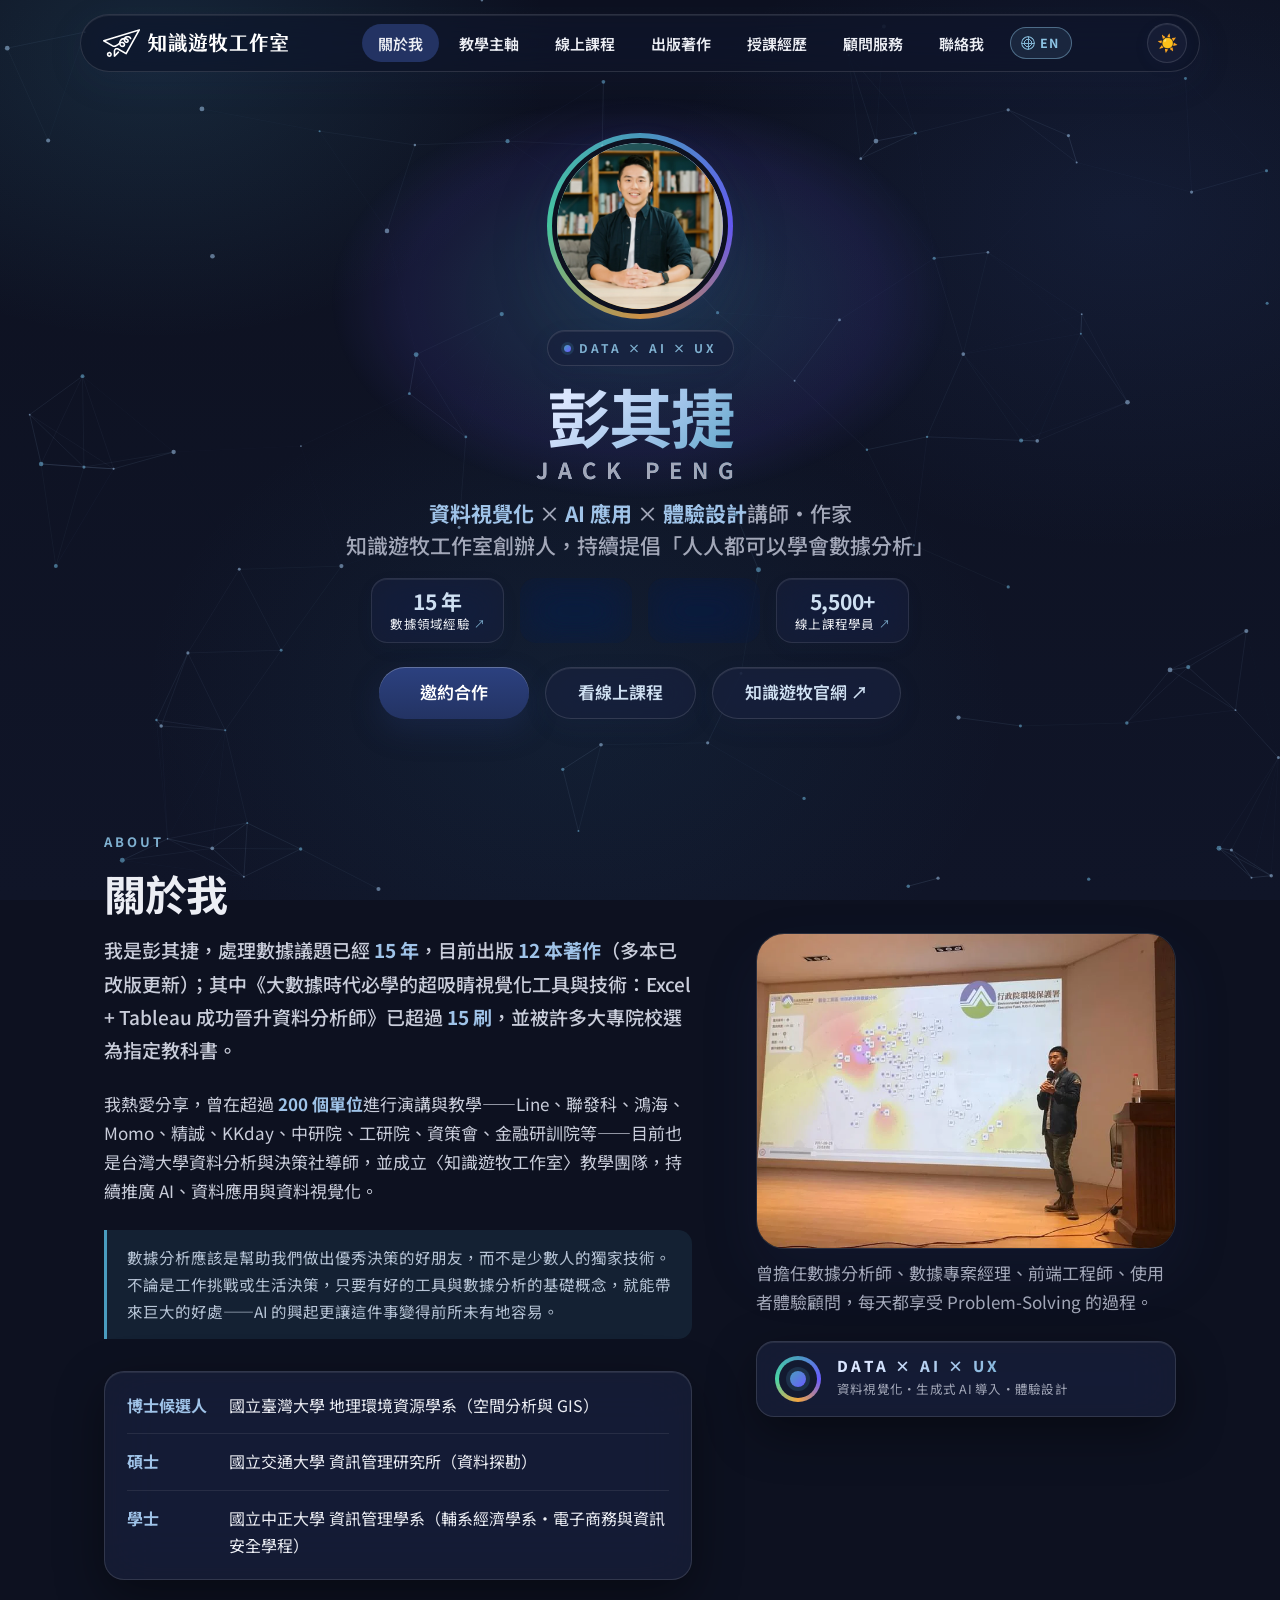
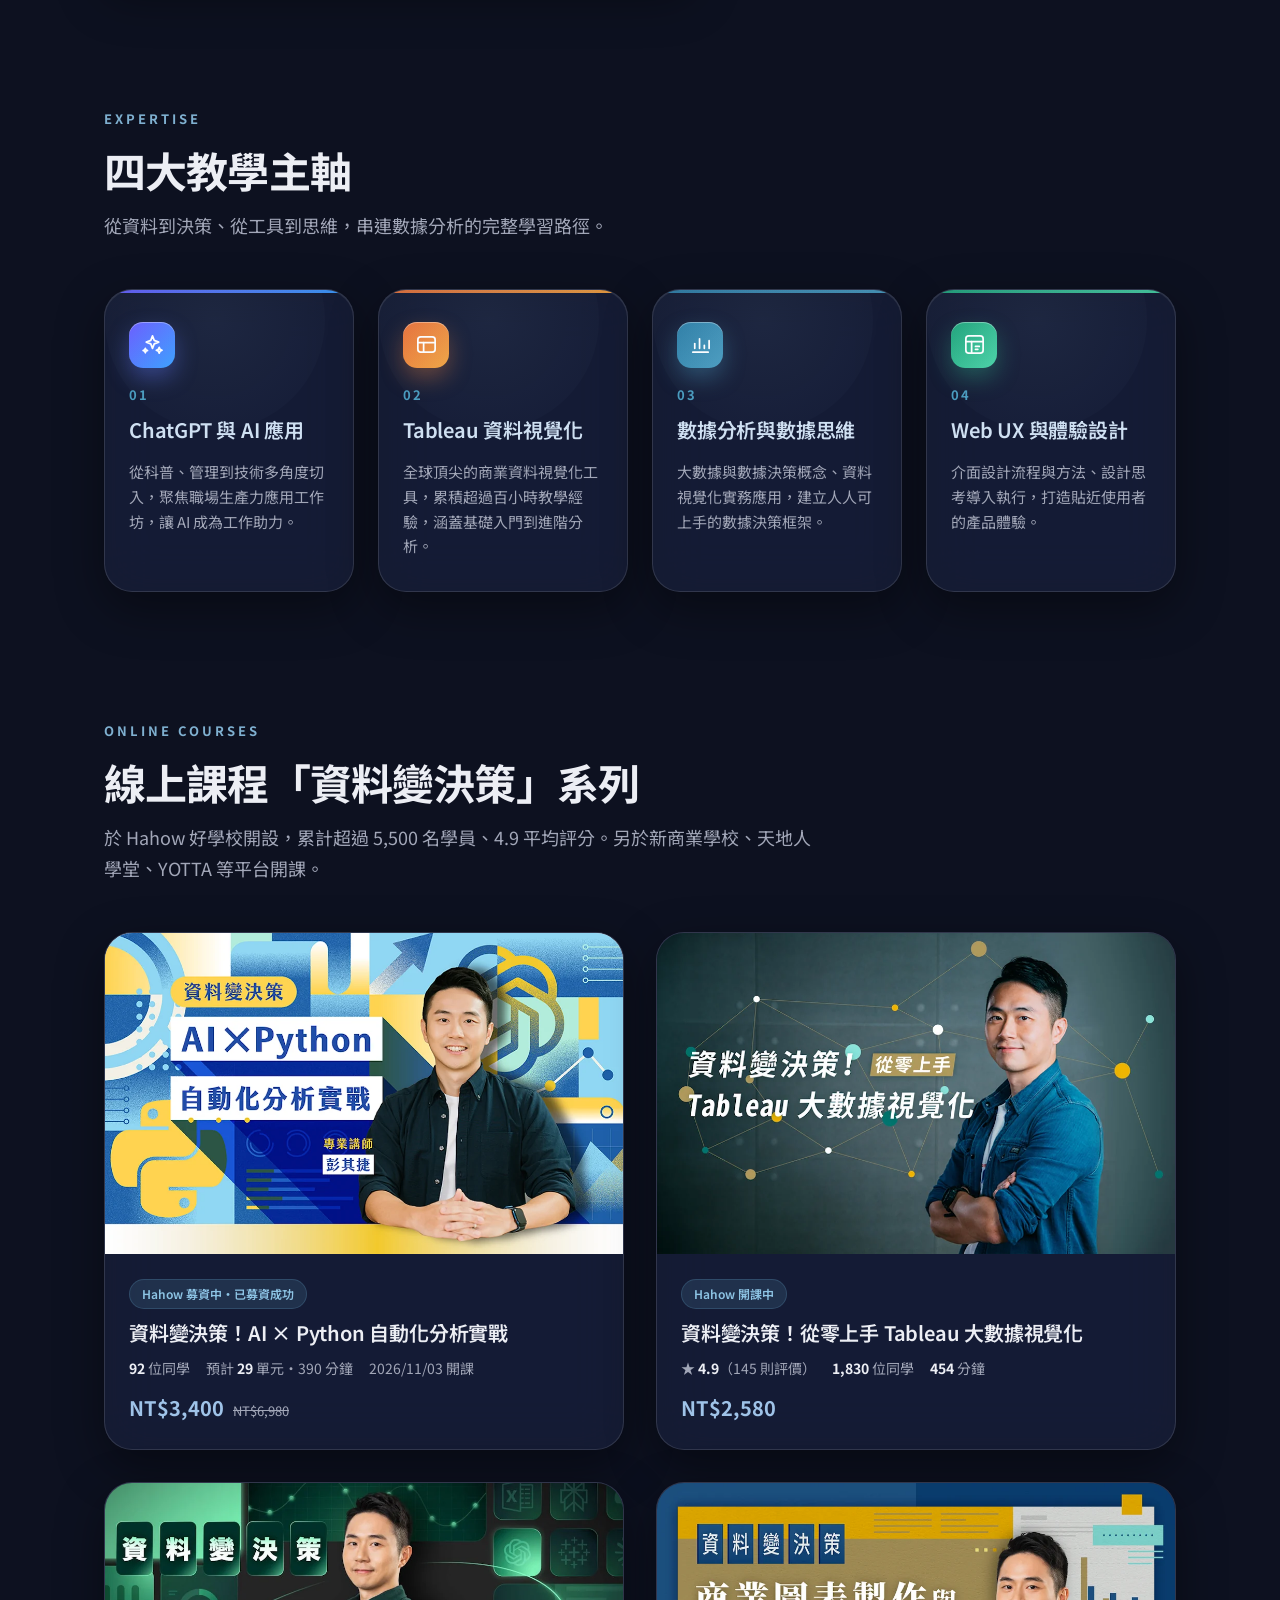
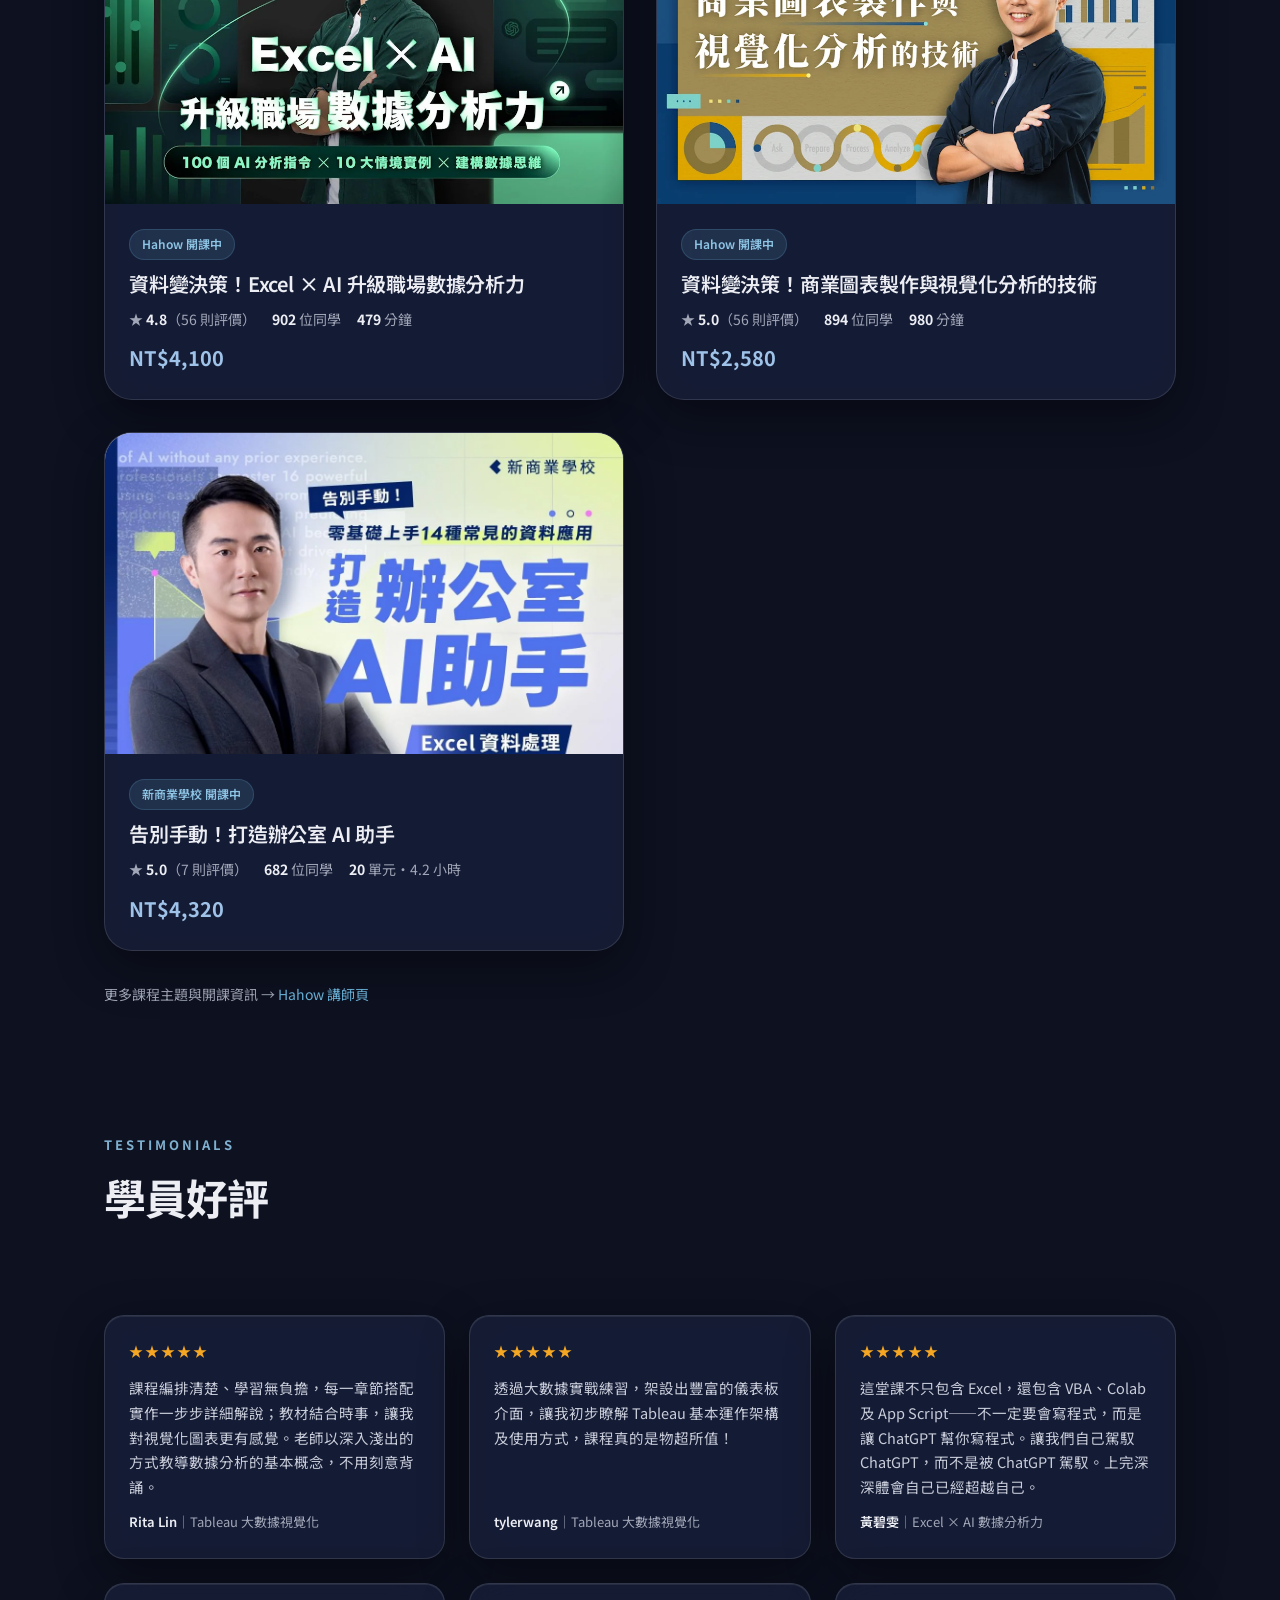
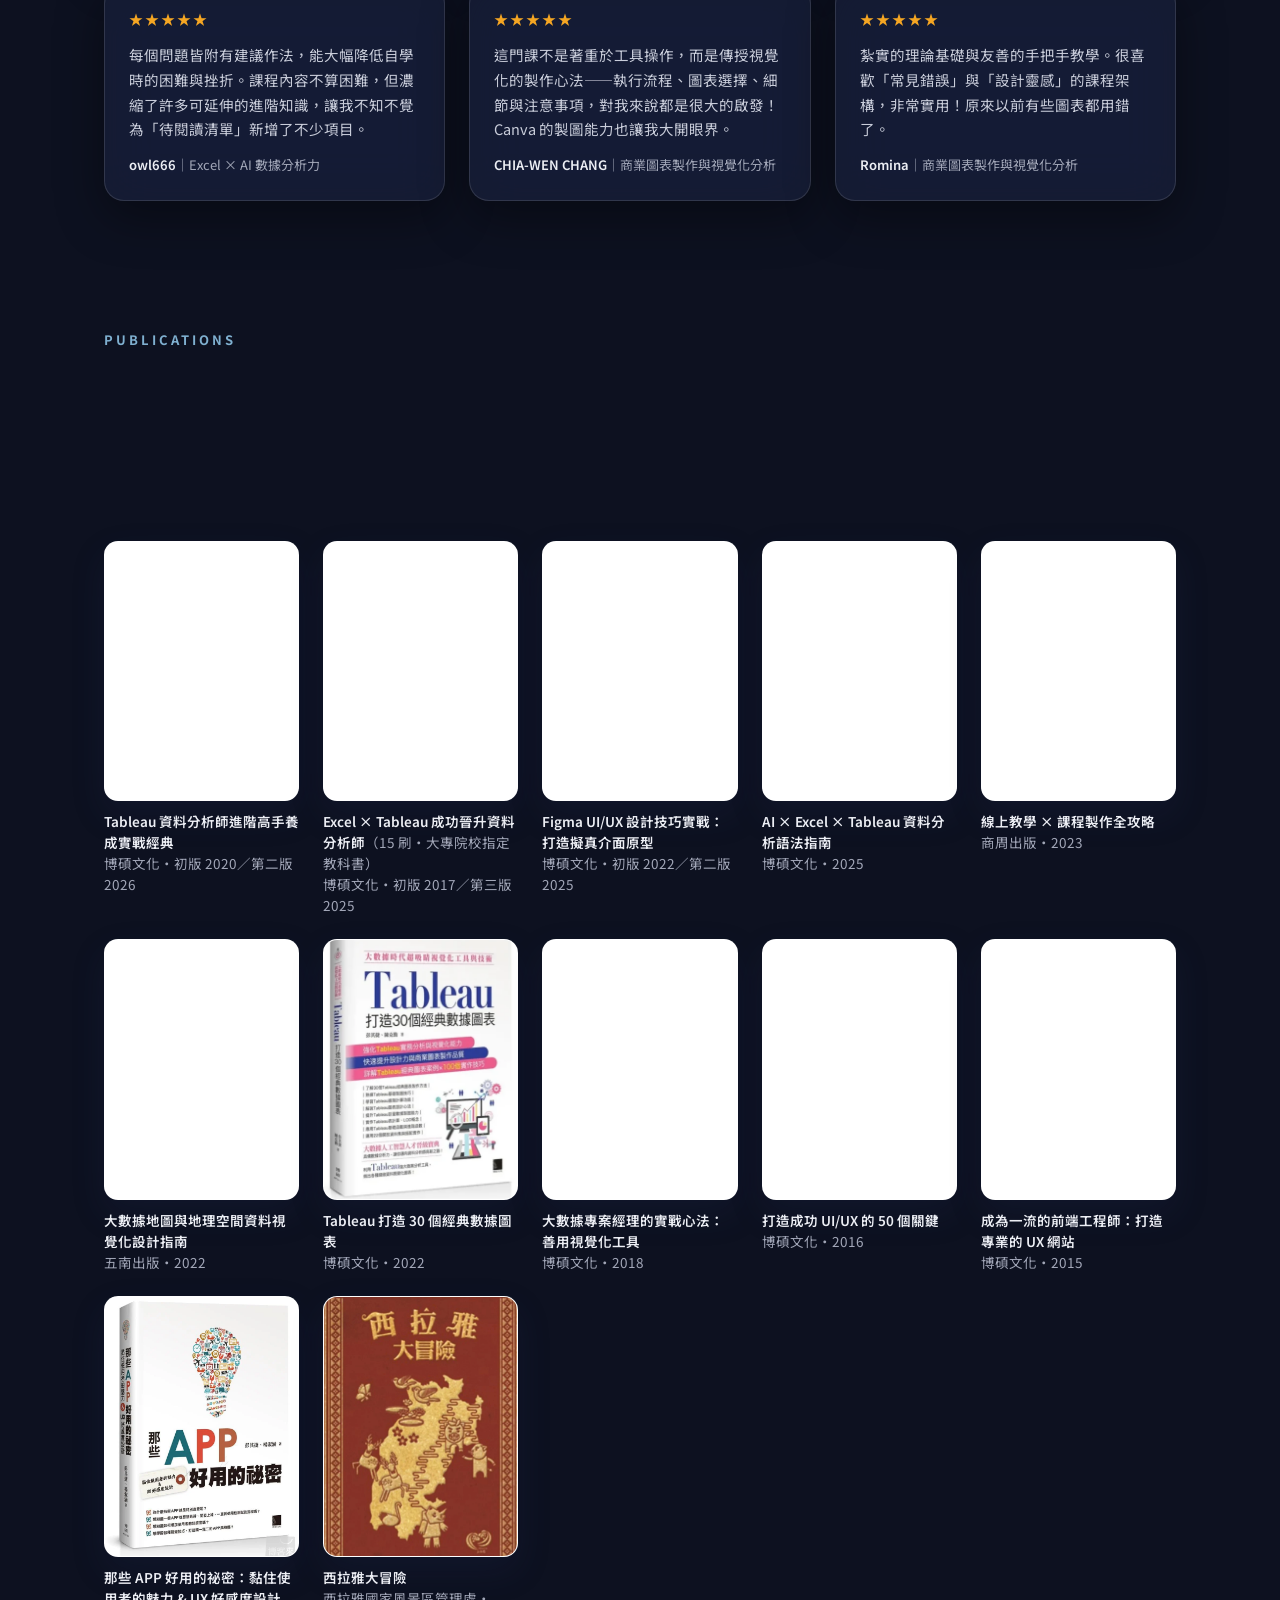
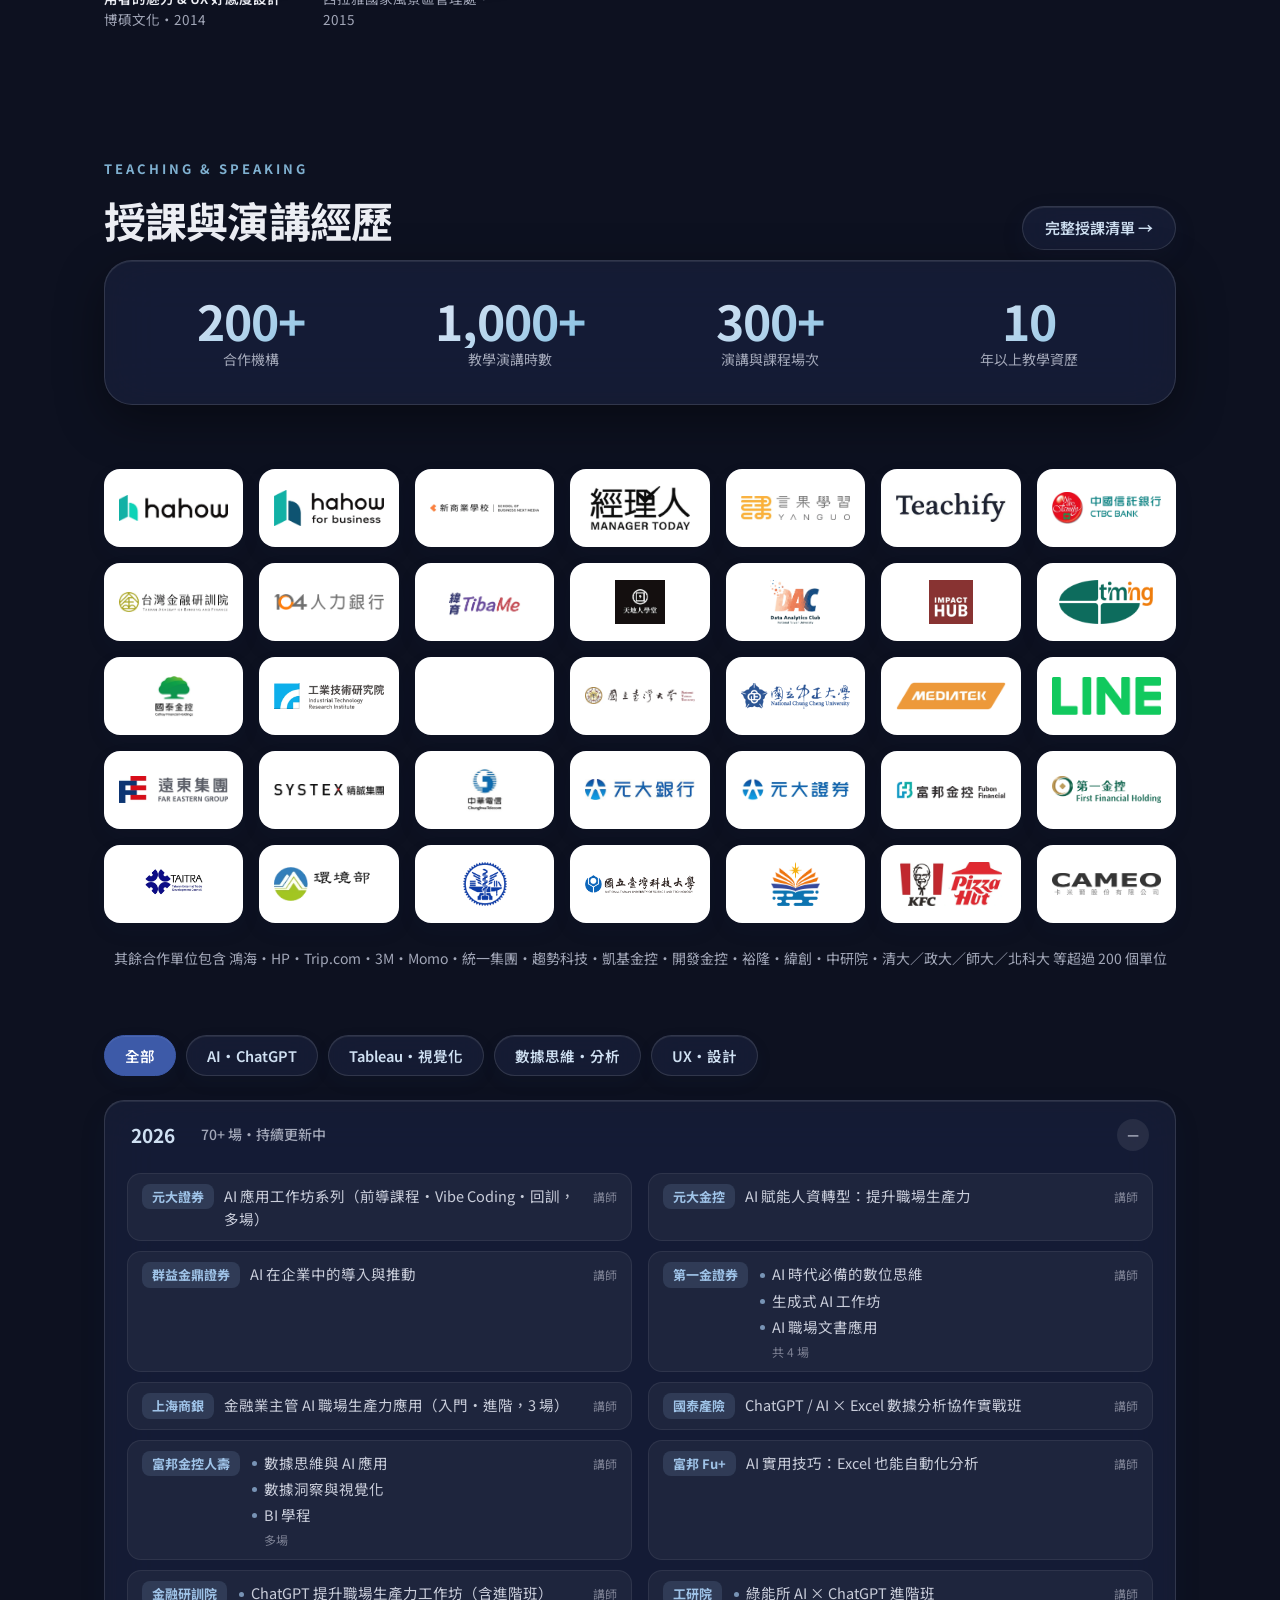
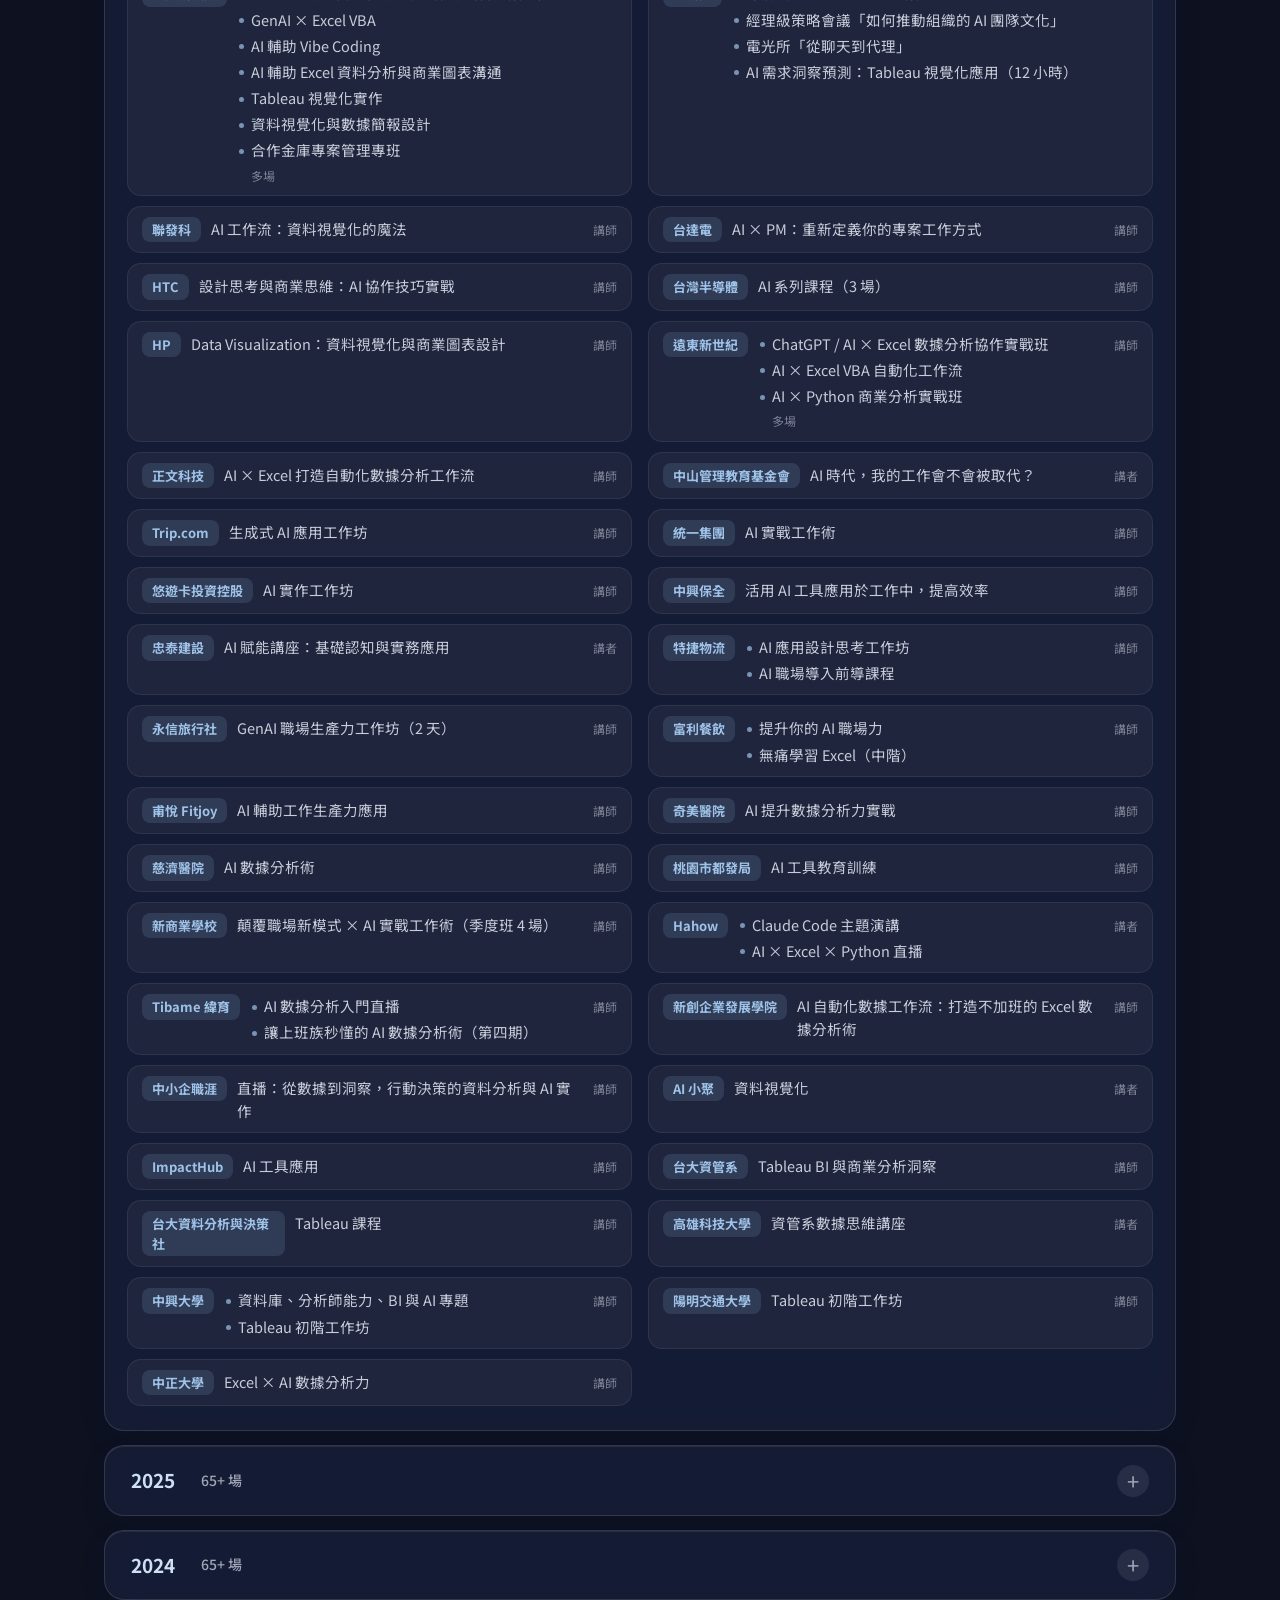
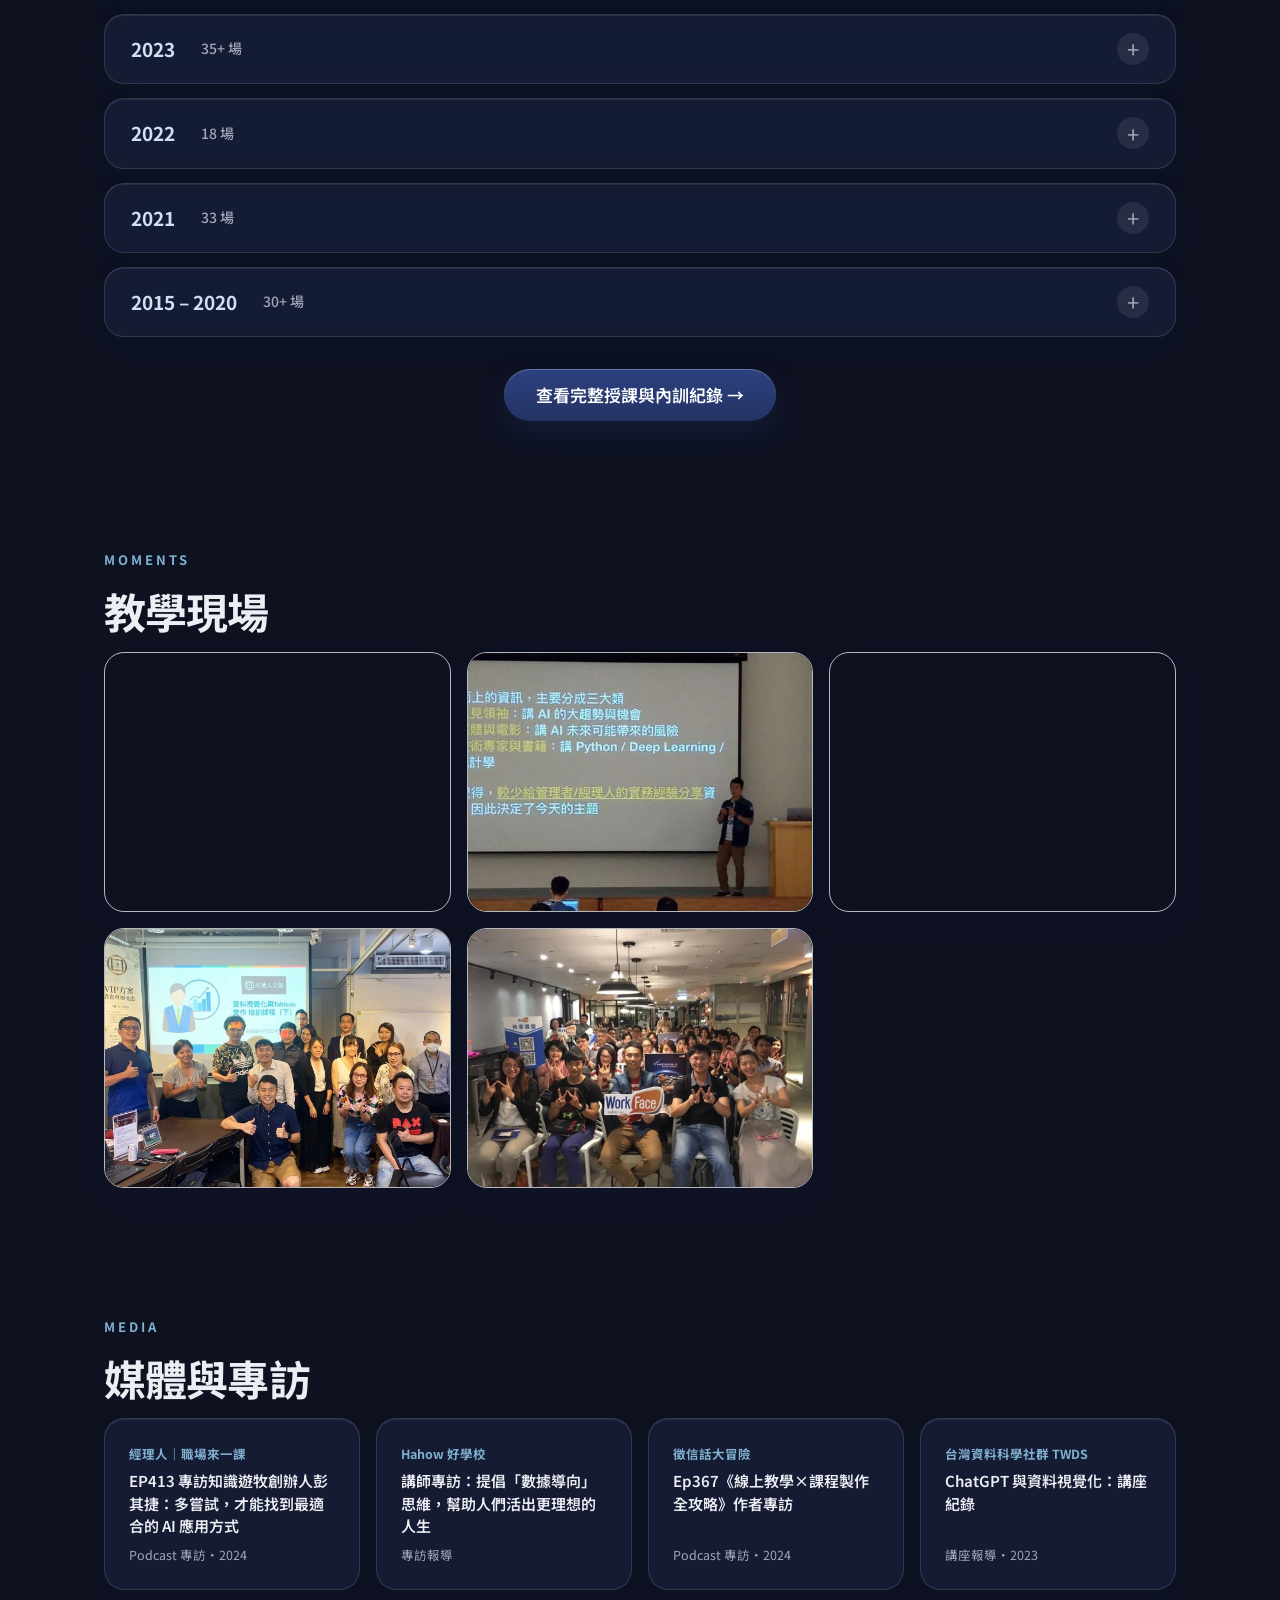
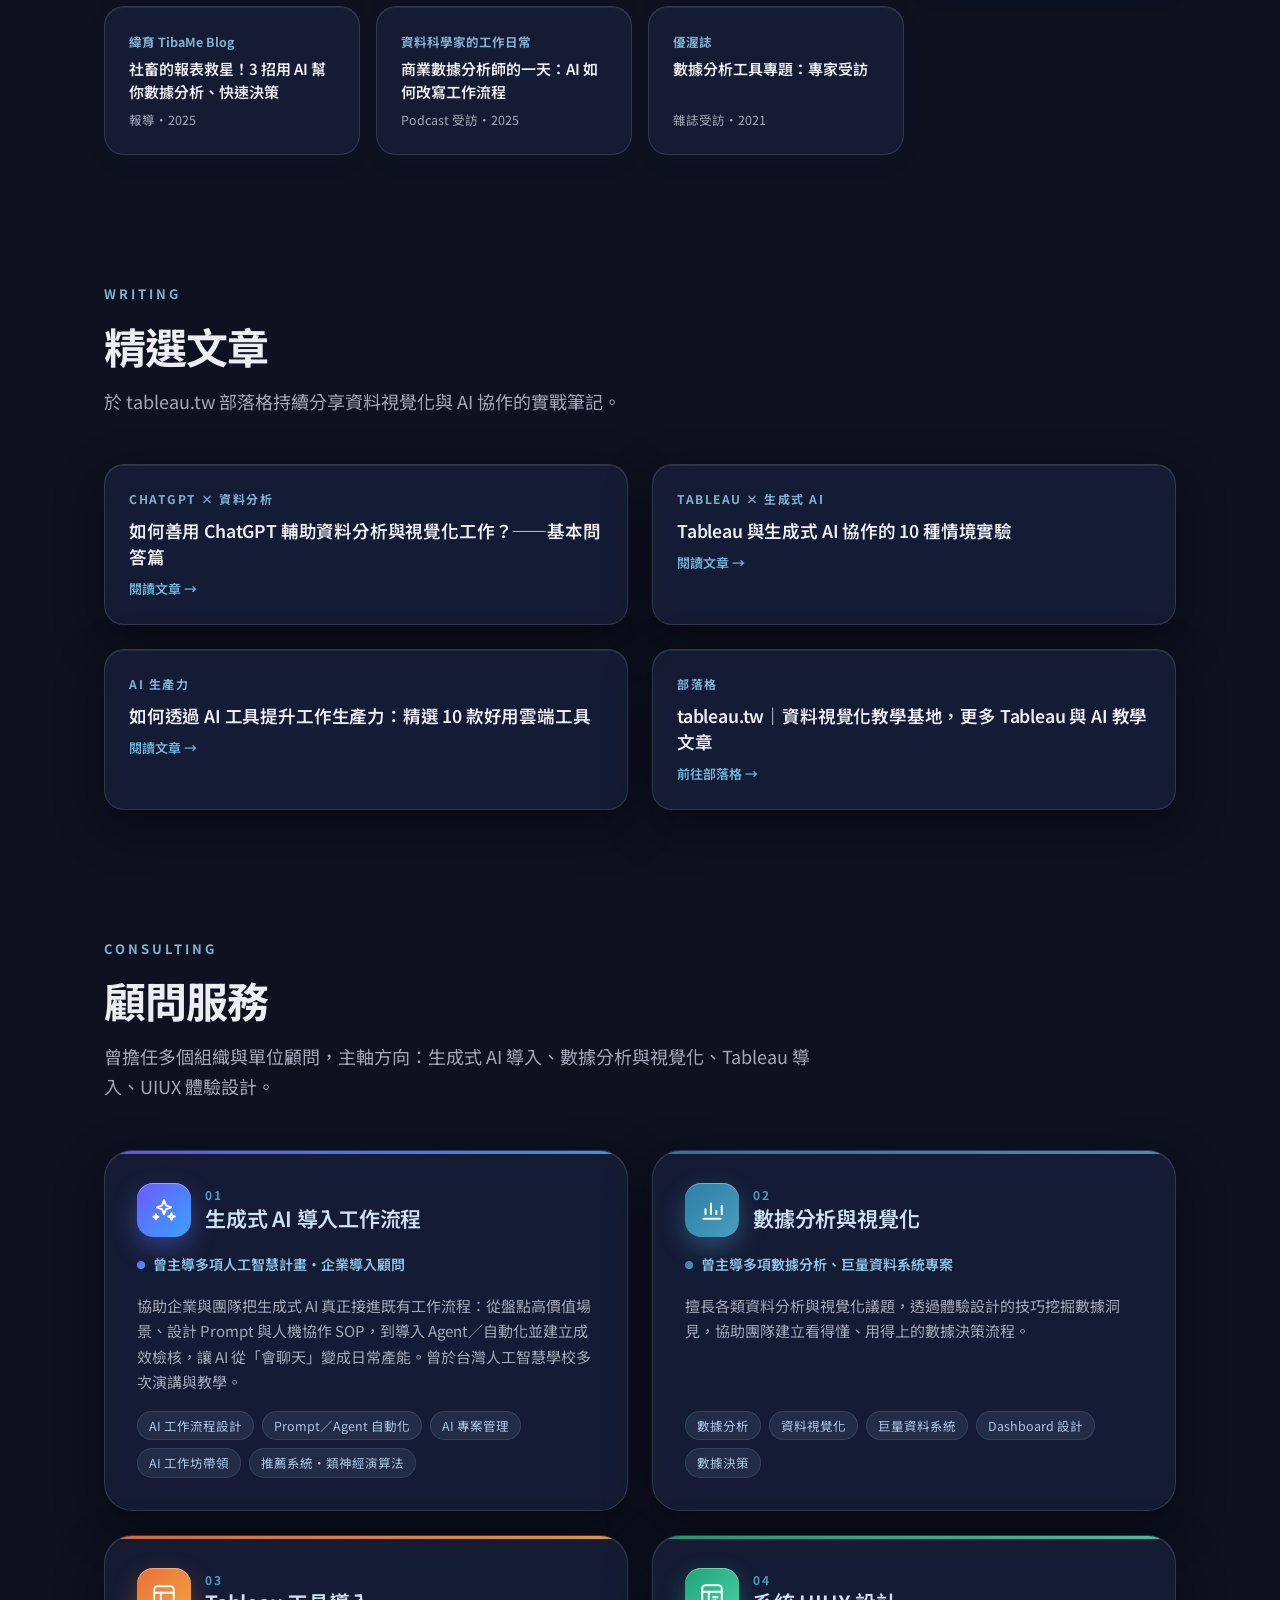
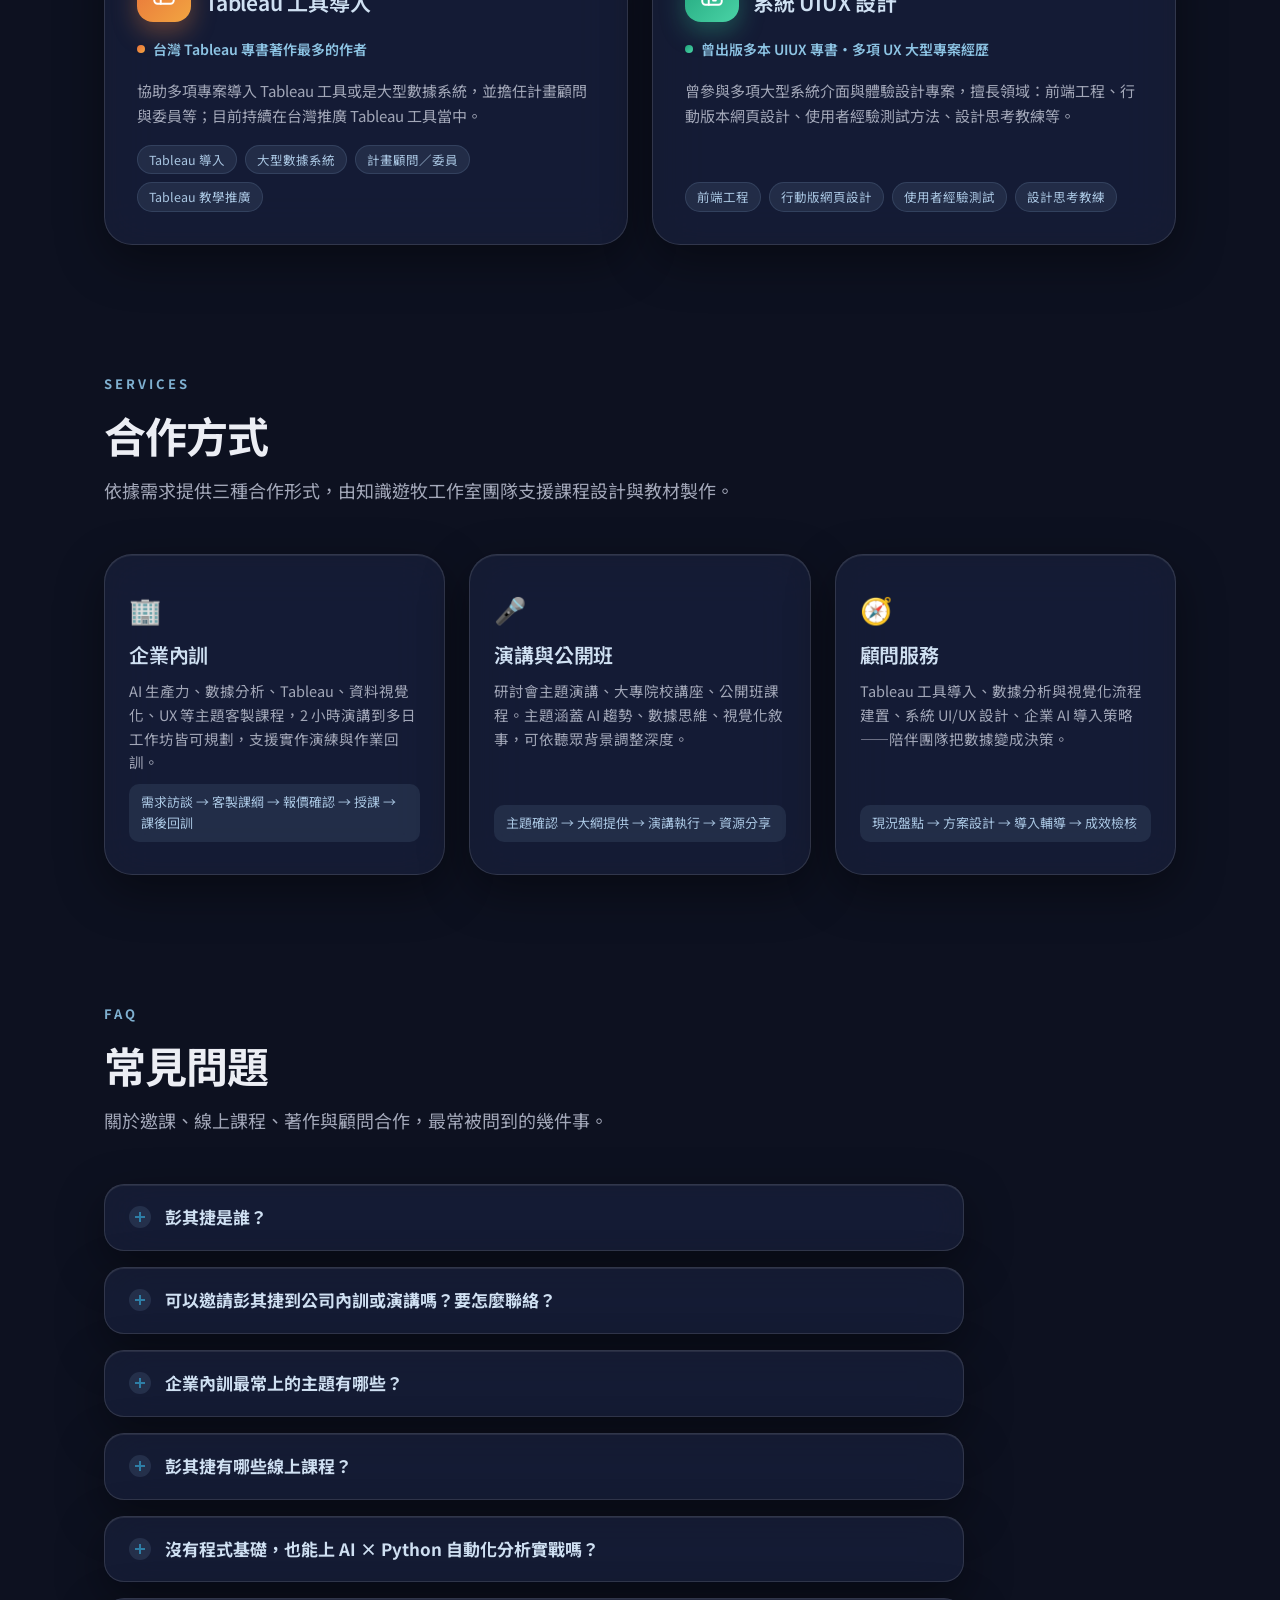
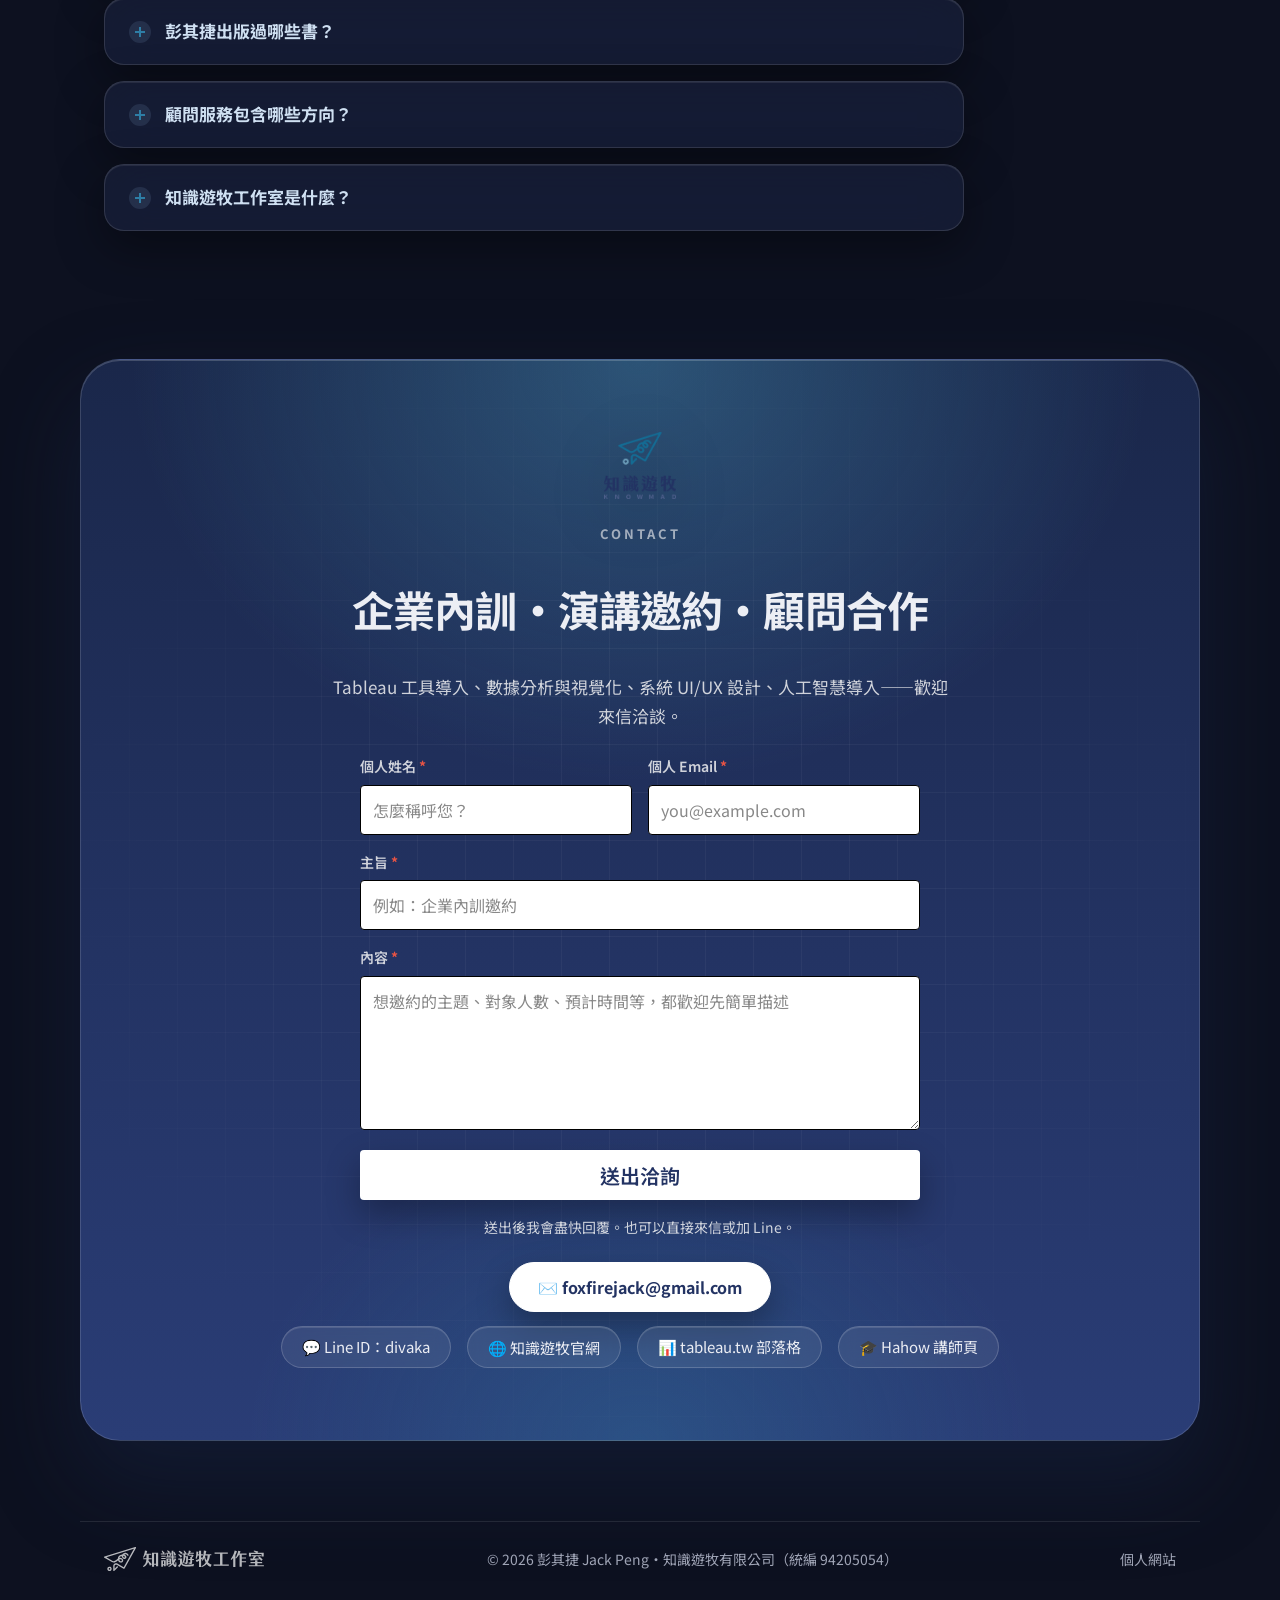
<file: index.html>
<!DOCTYPE html>
<html lang="zh-Hant">
<head>
<meta charset="UTF-8">
<meta name="viewport" content="width=device-width, initial-scale=1.0">
<!-- Google tag (gtag.js) -->
<script async src="https://www.googletagmanager.com/gtag/js?id=G-7SWWWJFQQ8"></script>
<script>
  window.dataLayer = window.dataLayer || [];
  function gtag(){dataLayer.push(arguments);}
  gtag('js', new Date());
  gtag('config', 'G-7SWWWJFQQ8');
</script>
<title>彭其捷 Jack Peng｜資料視覺化 × AI × UX 講師・作家</title>
<meta name="description" content="彭其捷（Jack Peng）— 處理數據議題 15 年，出版 12 本著作，超過 200 個單位授課經驗。專長：Tableau 資料視覺化、ChatGPT 與 AI 應用、數據思維、UI/UX 體驗設計。知識遊牧工作室創辦人。">
<meta property="og:type" content="profile">
<meta property="og:title" content="彭其捷 Jack Peng｜資料視覺化 × AI × UX 講師・作家">
<meta property="og:description" content="處理數據議題 15 年、12 本著作、200+ 單位授課、5,500+ 線上學員。Tableau 資料視覺化／ChatGPT 與 AI 應用／數據思維／UX 體驗設計。">
<meta property="og:url" content="https://www.visualization.tw/">
<meta property="og:image" content="https://www.visualization.tw/assets/og-image.jpg">
<meta name="twitter:card" content="summary_large_image">
<meta property="og:locale" content="zh_TW">
<meta property="og:site_name" content="彭其捷 Jack Peng｜visualization.tw">
<meta name="author" content="彭其捷 Jack Peng">
<meta name="msvalidate.01" content="72439CE0E3CD36F746FCB5A0C2569B70">
<meta name="robots" content="index, follow, max-snippet:-1, max-image-preview:large, max-video-preview:-1">
<link rel="canonical" href="https://www.visualization.tw/">
<link rel="alternate" hreflang="zh-Hant" href="https://www.visualization.tw/">
<link rel="alternate" hreflang="en" href="https://www.visualization.tw/en/">
<link rel="alternate" hreflang="x-default" href="https://www.visualization.tw/">
<link rel="alternate" type="text/plain" href="https://www.visualization.tw/llms.txt" title="llms.txt">
<meta name="twitter:title" content="彭其捷 Jack Peng｜資料視覺化 × AI × UX 講師・作家">
<meta name="twitter:image" content="https://www.visualization.tw/assets/og-image.jpg">
<link rel="icon" type="image/svg+xml" href="favicon.svg">
<link rel="preconnect" href="https://fonts.googleapis.com">
<link rel="preconnect" href="https://fonts.gstatic.com" crossorigin>
<link href="https://fonts.googleapis.com/css2?family=Noto+Sans+TC:wght@400;500;600;700&display=swap" rel="stylesheet">
<script>
(function(){
  const saved = localStorage.getItem('theme');
  const theme = saved || 'dark';
  document.documentElement.setAttribute('data-theme', theme);
  addEventListener('DOMContentLoaded', () => {
    const btn = document.getElementById('theme-toggle');
    const sync = () => { btn.textContent = document.documentElement.getAttribute('data-theme') === 'dark' ? '☀️' : '🌙'; };
    sync();
    btn.addEventListener('click', () => {
      const next = document.documentElement.getAttribute('data-theme') === 'dark' ? 'light' : 'dark';
      document.documentElement.setAttribute('data-theme', next);
      localStorage.setItem('theme', next);
      sync();
      dispatchEvent(new Event('resize'));
    });
  });
})();
</script>
<link rel="stylesheet" href="assets/css/site.css?v=20261119b">
<script type="application/ld+json">
{
 "@context": "https://schema.org",
 "@graph": [
  {
   "@type": "WebSite",
   "@id": "https://www.visualization.tw/#website",
   "url": "https://www.visualization.tw/",
   "name": "彭其捷 Jack Peng｜visualization.tw",
   "inLanguage": "zh-Hant",
   "publisher": {
    "@id": "https://www.visualization.tw/#person"
   }
  },
  {
   "@type": "ProfilePage",
   "@id": "https://www.visualization.tw/#webpage",
   "url": "https://www.visualization.tw/",
   "name": "彭其捷 Jack Peng｜資料視覺化 × AI × UX 講師・作家",
   "isPartOf": {
    "@id": "https://www.visualization.tw/#website"
   },
   "about": {
    "@id": "https://www.visualization.tw/#person"
   },
   "mainEntity": {
    "@id": "https://www.visualization.tw/#person"
   },
   "inLanguage": "zh-Hant",
   "dateCreated": "2026-08-02T00:00:00+08:00",
   "datePublished": "2026-08-02T00:00:00+08:00",
   "dateModified": "2026-11-19T00:59:32+08:00"
  },
  {
   "@type": "Person",
   "@id": "https://www.visualization.tw/#person",
   "name": "彭其捷",
   "alternateName": [
    "Jack Peng",
    "Chi-Chieh Peng",
    "foxfirejack"
   ],
   "url": "https://www.visualization.tw/",
   "image": "https://www.visualization.tw/assets/img/profile.webp",
   "email": "mailto:foxfirejack@gmail.com",
   "jobTitle": [
    "講師",
    "作家",
    "顧問",
    "知識遊牧工作室創辦人"
   ],
   "description": "台灣的資料視覺化、生成式 AI 應用與 UI/UX 體驗設計講師兼作家，知識遊牧工作室創辦人。處理數據議題 15 年，出版 12 本著作，曾在超過 200 個單位授課與演講，Hahow 線上課程累計超過 5,500 名學員。",
   "knowsAbout": [
    "資料視覺化",
    "Tableau",
    "ChatGPT",
    "生成式 AI",
    "AI 工作流程導入",
    "Python 資料分析",
    "Excel 數據分析",
    "數據思維",
    "商業圖表",
    "UI/UX 設計",
    "Figma",
    "設計思考",
    "GIS 地理空間資料視覺化"
   ],
   "knowsLanguage": [
    "zh-Hant",
    "en"
   ],
   "nationality": {
    "@type": "Country",
    "name": "Taiwan"
   },
   "worksFor": {
    "@id": "https://www.visualization.tw/#org"
   },
   "founder": {
    "@id": "https://www.visualization.tw/#org"
   },
   "alumniOf": [
    {
     "@type": "CollegeOrUniversity",
     "name": "國立臺灣大學",
     "department": "地理環境資源學系"
    },
    {
     "@type": "CollegeOrUniversity",
     "name": "國立交通大學",
     "department": "資訊管理研究所"
    },
    {
     "@type": "CollegeOrUniversity",
     "name": "國立中正大學",
     "department": "資訊管理學系（輔系經濟學系、電子商務與資訊安全學程）"
    }
   ],
   "sameAs": [
    "https://knowmad.tw/",
    "https://www.tableau.tw/",
    "https://hahow.in/@foxfirejack",
    "https://www.books.com.tw/products/0011038313",
    "https://biz-online.bnextmedia.com.tw/courses/office-ai-assistant"
   ]
  },
  {
   "@type": "Organization",
   "@id": "https://www.visualization.tw/#org",
   "name": "知識遊牧工作室",
   "alternateName": "Knowmad Studio",
   "url": "https://knowmad.tw/",
   "founder": {
    "@id": "https://www.visualization.tw/#person"
   },
   "email": "mailto:foxfirejack@gmail.com",
   "areaServed": "TW",
   "description": "彭其捷成立的教學團隊，提供企業內訓、演講、顧問與線上課程製作，推廣 AI、資料應用與資料視覺化。"
  },
  {
   "@type": "ItemList",
   "@id": "https://www.visualization.tw/#courses",
   "name": "彭其捷線上課程",
   "itemListElement": [
    {
     "@type": "ListItem",
     "position": 1,
     "item": {
      "@type": "Course",
      "name": "資料變決策！AI × Python 自動化分析實戰",
      "url": "https://hahow.in/cr/ai-python",
      "description": "以 AI 生成 Python 程式碼完成資料處理、視覺化、EDA、RFM、漏斗、迴歸與 K-Means 商業分析，零程式基礎可上。",
      "provider": {
       "@type": "Organization",
       "name": "Hahow 好學校"
      },
      "instructor": {
       "@id": "https://www.visualization.tw/#person"
      },
      "inLanguage": "zh-Hant",
      "hasCourseInstance": {
       "@type": "CourseInstance",
       "courseMode": "online",
       "courseWorkload": "PT6H30M"
      }
     }
    },
    {
     "@type": "ListItem",
     "position": 2,
     "item": {
      "@type": "Course",
      "name": "資料變決策！從零上手 Tableau 大數據視覺化",
      "url": "https://hahow.in/cr/data-tableau",
      "description": "Tableau 從基礎到進階的商業資料視覺化實戰。",
      "provider": {
       "@type": "Organization",
       "name": "Hahow 好學校"
      },
      "instructor": {
       "@id": "https://www.visualization.tw/#person"
      },
      "inLanguage": "zh-Hant",
      "aggregateRating": {
       "@type": "AggregateRating",
       "ratingValue": 4.9,
       "reviewCount": 145,
       "bestRating": 5
      },
      "hasCourseInstance": {
       "@type": "CourseInstance",
       "courseMode": "online",
       "courseWorkload": "PT6H30M"
      }
     }
    },
    {
     "@type": "ListItem",
     "position": 3,
     "item": {
      "@type": "Course",
      "name": "資料變決策！Excel × AI 升級職場數據分析力",
      "url": "https://hahow.in/cr/chatgpt-data",
      "description": "用 ChatGPT／AI 搭配 Excel 完成職場數據分析。",
      "provider": {
       "@type": "Organization",
       "name": "Hahow 好學校"
      },
      "instructor": {
       "@id": "https://www.visualization.tw/#person"
      },
      "inLanguage": "zh-Hant",
      "aggregateRating": {
       "@type": "AggregateRating",
       "ratingValue": 4.8,
       "reviewCount": 56,
       "bestRating": 5
      },
      "hasCourseInstance": {
       "@type": "CourseInstance",
       "courseMode": "online",
       "courseWorkload": "PT6H30M"
      }
     }
    },
    {
     "@type": "ListItem",
     "position": 4,
     "item": {
      "@type": "Course",
      "name": "資料變決策！商業圖表製作與視覺化分析的技術",
      "url": "https://hahow.in/cr/data-viz",
      "description": "商業圖表製作、視覺化分析與用數據說故事。",
      "provider": {
       "@type": "Organization",
       "name": "Hahow 好學校"
      },
      "instructor": {
       "@id": "https://www.visualization.tw/#person"
      },
      "inLanguage": "zh-Hant",
      "aggregateRating": {
       "@type": "AggregateRating",
       "ratingValue": 5.0,
       "reviewCount": 56,
       "bestRating": 5
      },
      "hasCourseInstance": {
       "@type": "CourseInstance",
       "courseMode": "online",
       "courseWorkload": "PT6H30M"
      }
     }
    },
    {
     "@type": "ListItem",
     "position": 5,
     "item": {
      "@type": "Course",
      "name": "告別手動！打造辦公室 AI 助手",
      "url": "https://biz-online.bnextmedia.com.tw/courses/office-ai-assistant",
      "description": "打造辦公室 AI 助手，把重複工作自動化。",
      "provider": {
       "@type": "Organization",
       "name": "新商業學校"
      },
      "instructor": {
       "@id": "https://www.visualization.tw/#person"
      },
      "inLanguage": "zh-Hant",
      "aggregateRating": {
       "@type": "AggregateRating",
       "ratingValue": 5.0,
       "reviewCount": 7,
       "bestRating": 5
      },
      "hasCourseInstance": {
       "@type": "CourseInstance",
       "courseMode": "online",
       "courseWorkload": "PT6H30M"
      }
     }
    }
   ]
  },
  {
   "@type": "ItemList",
   "@id": "https://www.visualization.tw/#books",
   "name": "彭其捷出版著作",
   "itemListElement": [
    {
     "@type": "ListItem",
     "position": 1,
     "item": {
      "@type": "Book",
      "name": "Tableau 資料分析師進階高手養成實戰經典（第二版）",
      "url": "https://www.books.com.tw/products/0011058475",
      "author": {
       "@id": "https://www.visualization.tw/#person"
      },
      "inLanguage": "zh-Hant"
     }
    },
    {
     "@type": "ListItem",
     "position": 2,
     "item": {
      "@type": "Book",
      "name": "大數據時代必學的超吸睛視覺化工具與技術：Excel + Tableau 成功晉升資料分析師（第三版）",
      "url": "https://www.books.com.tw/products/0011038313",
      "author": {
       "@id": "https://www.visualization.tw/#person"
      },
      "inLanguage": "zh-Hant"
     }
    },
    {
     "@type": "ListItem",
     "position": 3,
     "item": {
      "@type": "Book",
      "name": "Figma UI/UX 設計技巧實戰：打造擬真介面原型（第二版）",
      "url": "https://www.books.com.tw/products/0011025460",
      "author": {
       "@id": "https://www.visualization.tw/#person"
      },
      "inLanguage": "zh-Hant"
     }
    },
    {
     "@type": "ListItem",
     "position": 4,
     "item": {
      "@type": "Book",
      "name": "AI × Excel × Tableau 資料分析語法指南",
      "url": "https://www.books.com.tw/products/0011016555",
      "author": {
       "@id": "https://www.visualization.tw/#person"
      },
      "inLanguage": "zh-Hant"
     }
    },
    {
     "@type": "ListItem",
     "position": 5,
     "item": {
      "@type": "Book",
      "name": "線上教學 × 課程製作全攻略",
      "url": "https://www.books.com.tw/products/0010978122",
      "author": {
       "@id": "https://www.visualization.tw/#person"
      },
      "inLanguage": "zh-Hant"
     }
    },
    {
     "@type": "ListItem",
     "position": 6,
     "item": {
      "@type": "Book",
      "name": "大數據地圖與地理空間資料視覺化設計指南",
      "url": "https://www.books.com.tw/products/0010935058",
      "author": {
       "@id": "https://www.visualization.tw/#person"
      },
      "inLanguage": "zh-Hant"
     }
    },
    {
     "@type": "ListItem",
     "position": 7,
     "item": {
      "@type": "Book",
      "name": "Tableau 打造 30 個經典數據圖表",
      "url": "https://www.books.com.tw/products/0010913070",
      "author": {
       "@id": "https://www.visualization.tw/#person"
      },
      "inLanguage": "zh-Hant"
     }
    },
    {
     "@type": "ListItem",
     "position": 8,
     "item": {
      "@type": "Book",
      "name": "大數據專案經理的實戰心法：善用視覺化工具",
      "url": "https://www.books.com.tw/products/0010805895",
      "author": {
       "@id": "https://www.visualization.tw/#person"
      },
      "inLanguage": "zh-Hant"
     }
    },
    {
     "@type": "ListItem",
     "position": 9,
     "item": {
      "@type": "Book",
      "name": "打造成功 UI/UX 的 50 個關鍵",
      "url": "https://www.books.com.tw/products/E050029378",
      "author": {
       "@id": "https://www.visualization.tw/#person"
      },
      "inLanguage": "zh-Hant"
     }
    },
    {
     "@type": "ListItem",
     "position": 10,
     "item": {
      "@type": "Book",
      "name": "成為一流的前端工程師：打造專業的 UX 網站",
      "url": "https://www.books.com.tw/products/0010714631",
      "author": {
       "@id": "https://www.visualization.tw/#person"
      },
      "inLanguage": "zh-Hant"
     }
    },
    {
     "@type": "ListItem",
     "position": 11,
     "item": {
      "@type": "Book",
      "name": "那些 APP 好用的祕密：黏住使用者的魅力 & UX 好感度設計",
      "url": "https://search.books.com.tw/search/query/key/%E5%BD%AD%E5%85%B6%E6%8D%B7/adv_author/1/",
      "author": {
       "@id": "https://www.visualization.tw/#person"
      },
      "inLanguage": "zh-Hant"
     }
    },
    {
     "@type": "ListItem",
     "position": 12,
     "item": {
      "@type": "Book",
      "name": "西拉雅大冒險",
      "url": "https://www.books.com.tw/products/0010691356",
      "author": {
       "@id": "https://www.visualization.tw/#person"
      },
      "inLanguage": "zh-Hant"
     }
    }
   ]
  },
  {
   "@type": "FAQPage",
   "@id": "https://www.visualization.tw/#faq",
   "mainEntity": [
    {
     "@type": "Question",
     "name": "彭其捷是誰？",
     "acceptedAnswer": {
      "@type": "Answer",
      "text": "彭其捷（Jack Peng）是台灣的資料視覺化、生成式 AI 應用與 UI/UX 體驗設計講師兼作家，也是知識遊牧工作室創辦人。處理數據議題 15 年，出版 12 本著作，曾在超過 200 個單位授課與演講，Hahow 線上課程累計超過 5,500 名學員。"
     }
    },
    {
     "@type": "Question",
     "name": "可以邀請彭其捷到公司內訓或演講嗎？要怎麼聯絡？",
     "acceptedAnswer": {
      "@type": "Answer",
      "text": "可以。企業內訓、研討會演講、大專院校講座、公開班都有在接，2 小時演講到多日工作坊都能規劃。流程是：需求訪談 → 客製課綱 → 報價確認 → 授課 → 課後回訓。直接寫信到 foxfirejack@gmail.com，或加 Line ID：divaka。"
     }
    },
    {
     "@type": "Question",
     "name": "企業內訓最常上的主題有哪些？",
     "acceptedAnswer": {
      "@type": "Answer",
      "text": "這幾年最多的是 ChatGPT／生成式 AI 職場生產力、AI × Excel 數據分析協作、AI 導入與推動；長期穩定的有 Tableau 資料視覺化、數據思維與商業圖表、UI/UX 設計思考。完整紀錄可以看「歷年企業內訓與授課紀錄」頁面。"
     }
    },
    {
     "@type": "Question",
     "name": "彭其捷有哪些線上課程？",
     "acceptedAnswer": {
      "@type": "Answer",
      "text": "Hahow「資料變決策」系列共四堂：AI × Python 自動化分析實戰（2026 募資中）、從零上手 Tableau 大數據視覺化、Excel × AI 升級職場數據分析力、商業圖表製作與視覺化分析的技術；另外在新商業學校有「告別手動！打造辦公室 AI 助手」。"
     }
    },
    {
     "@type": "Question",
     "name": "沒有程式基礎，也能上 AI × Python 自動化分析實戰嗎？",
     "acceptedAnswer": {
      "@type": "Answer",
      "text": "可以。課程設計就是給沒寫過程式的人，只要有 Excel 基本操作經驗就能跟上。程式碼幾乎都交給 AI 生成，你負責讀懂重點、下對指令，搭配 Google Colab 在瀏覽器裡操作，不用安裝任何軟體。"
     }
    },
    {
     "@type": "Question",
     "name": "彭其捷出版過哪些書？",
     "acceptedAnswer": {
      "@type": "Answer",
      "text": "目前 12 本，代表作包括《大數據時代必學的超吸睛視覺化工具與技術：Excel + Tableau 成功晉升資料分析師》（超過 15 刷、多所大專院校指定教科書）、《Tableau 資料分析師進階高手養成實戰經典》、《Figma UI/UX 設計技巧實戰》、《AI × Excel × Tableau 資料分析語法指南》、《大數據地圖與地理空間資料視覺化設計指南》等。"
     }
    },
    {
     "@type": "Question",
     "name": "顧問服務包含哪些方向？",
     "acceptedAnswer": {
      "@type": "Answer",
      "text": "四個方向：生成式 AI 導入工作流程、數據分析與視覺化、Tableau 工具導入、系統 UIUX 設計。做法是現況盤點 → 方案設計 → 導入輔導 → 成效檢核，陪伴團隊把數據與 AI 真正用進日常工作。"
     }
    },
    {
     "@type": "Question",
     "name": "知識遊牧工作室是什麼？",
     "acceptedAnswer": {
      "@type": "Answer",
      "text": "知識遊牧工作室（Knowmad Studio）是彭其捷成立的教學團隊，負責課程設計、教材製作與線上課程製作，持續推廣 AI、資料應用與資料視覺化，希望「人人都可以學會數據分析」。"
     }
    }
   ]
  }
 ]
}
</script>
</head>
<body>

<!-- ===== Nav ===== -->
<nav>
  <div class="container nav-inner">
    <a class="nav-logo" href="#top" aria-label="知識遊牧工作室">
      <img src="Logo/橫-知識遊牧工作室.svg" alt="知識遊牧工作室" onerror="this.onerror=null;this.src='Logo/Logo+Text-short.png'">
    </a>
    <ul class="nav-links" id="nav-links">
      <li><a href="#about">關於我</a></li>
      <li><a href="#pillars">教學主軸</a></li>
      <li><a href="#courses">線上課程</a></li>
      <li><a href="#books">出版著作</a></li>
      <li><a href="#experience">授課經歷</a></li>
      <li><a href="#consulting">顧問服務</a></li>
      <li><a href="#contact">聯絡我</a></li>
      <li><a class="nav-lang" href="en/" hreflang="en" lang="en" title="English version">EN</a></li>
    </ul>
    <div class="nav-tools">
      <button class="theme-toggle" id="theme-toggle" aria-label="切換深淺色模式">🌙</button>
      <button class="nav-burger" id="nav-burger" aria-label="選單" aria-expanded="false">
        <span></span><span></span><span></span>
      </button>
    </div>
  </div>
</nav>

<!-- ===== Hero ===== -->
<header class="hero" id="top">
  <div class="container hero-inner">
    <div class="hero-avatar-wrap"><img class="hero-avatar" fetchpriority="high" src="assets/img/profile.webp" alt="彭其捷 Jack Peng" width="848" height="848"></div>
    <div class="eyebrow">DATA × AI × UX</div>
    <h1>彭其捷<small>JACK PENG</small></h1>
    <p class="hero-sub"><b>資料視覺化</b> × <b>AI 應用</b> × <b>體驗設計</b>講師・作家<br>知識遊牧工作室創辦人，持續提倡「人人都可以學會數據分析」</p>
    <div class="hero-chips">
      <button class="chip chip--btn" data-modal="exp"><strong>15 年</strong><span class="chip-lbl">數據領域經驗</span></button>
      <button class="chip chip--btn" data-modal="books"><strong>12 本</strong><span class="chip-lbl">出版著作</span></button>
      <button class="chip chip--btn" data-modal="orgs"><strong>200+</strong><span class="chip-lbl">授課機構</span></button>
      <button class="chip chip--btn" data-modal="students"><strong>5,500+</strong><span class="chip-lbl">線上課程學員</span></button>
    </div>
    <div class="hero-actions">
      <a class="btn btn--hero" href="#contact">邀約合作</a>
      <a class="btn btn--ghost" href="#courses">看線上課程</a>
      <a class="btn btn--ghost" href="https://knowmad.tw/" target="_blank" rel="noopener">知識遊牧官網 ↗</a>
    </div>
  </div>
</header>

<!-- ===== About ===== -->
<section id="about">
  <div class="container">
    <div class="eyebrow">ABOUT</div>
    <h2>關於我</h2>
    <div class="about-grid">
      <div class="about-text">
        <p class="about-lead">我是彭其捷，處理數據議題已經 <strong>15 年</strong>，目前出版 <strong>12 本著作</strong>（多本已改版更新）；其中《大數據時代必學的超吸睛視覺化工具與技術：Excel + Tableau 成功晉升資料分析師》已超過 <strong>15 刷</strong>，並被許多大專院校選為指定教科書。</p>
        <p>我熱愛分享，曾在超過 <strong>200 個單位</strong>進行演講與教學——Line、聯發科、鴻海、Momo、精誠、KKday、中研院、工研院、資策會、金融研訓院等——目前也是台灣大學資料分析與決策社導師，並成立〈知識遊牧工作室〉教學團隊，持續推廣 AI、資料應用與資料視覺化。</p>
        <blockquote class="about-quote">數據分析應該是幫助我們做出優秀決策的好朋友，而不是少數人的獨家技術。不論是工作挑戰或生活決策，只要有好的工具與數據分析的基礎概念，就能帶來巨大的好處——AI 的興起更讓這件事變得前所未有地容易。</blockquote>
        <ul class="edu-list">
          <li><span class="edu-degree">博士候選人</span><span>國立臺灣大學 地理環境資源學系（空間分析與 GIS）</span></li>
          <li><span class="edu-degree">碩士</span><span>國立交通大學 資訊管理研究所（資料探勘）</span></li>
          <li><span class="edu-degree">學士</span><span>國立中正大學 資訊管理學系（輔系經濟學系・電子商務與資訊安全學程）</span></li>
        </ul>
      </div>
      <div>
        <div class="about-photo"><img loading="lazy" decoding="async" src="assets/img/talk-3.webp" alt="彭其捷授課現場" width="720" height="540"></div>
        <p style="font-size:var(--font-size--small);color:var(--text-secondary);margin-top:10px">曾擔任數據分析師、數據專案經理、前端工程師、使用者體驗顧問，每天都享受 Problem-Solving 的過程。</p>
        <div class="about-sig" aria-label="DATA × AI × UX">
          <span class="sig-ring" aria-hidden="true"></span>
          <div class="sig-text"><b>DATA × AI × UX</b><small>資料視覺化・生成式 AI 導入・體驗設計</small></div>
        </div>
      </div>
    </div>
  </div>
</section>

<!-- ===== 教學主軸 ===== -->
<section id="pillars" class="section-alt">
  <div class="container">
    <div class="eyebrow">EXPERTISE</div>
    <h2>四大教學主軸</h2>
    <p class="section-lead">從資料到決策、從工具到思維，串連數據分析的完整學習路徑。</p>
    <div class="pillar-grid">
      <div class="pillar accent" style="--c-accent:linear-gradient(135deg,#6a5cff,#3aa0ff);--c-glow:rgba(96,124,255,.38)">
        <div class="pillar-ico" aria-hidden="true"><svg viewBox="0 0 24 24" fill="none" stroke="currentColor" stroke-width="1.8" stroke-linecap="round" stroke-linejoin="round"><path d="M12 3l1.8 4.7L18.5 9.5l-4.7 1.8L12 16l-1.8-4.7L5.5 9.5l4.7-1.8z"/><path d="M19 15l.9 2.1L22 18l-2.1.9L19 21l-.9-2.1L16 18l2.1-.9z"/><path d="M4.5 16l.7 1.6 1.6.7-1.6.7-.7 1.6-.7-1.6L2.2 18.3l1.6-.7z"/></svg></div>
        <div class="pillar-num">01</div>
        <h3>ChatGPT 與 AI 應用</h3>
        <p>從科普、管理到技術多角度切入，聚焦職場生產力應用工作坊，讓 AI 成為工作助力。</p>
      </div>
      <div class="pillar accent" style="--c-accent:linear-gradient(135deg,#e8703a,#f2a541);--c-glow:rgba(236,130,60,.36)">
        <div class="pillar-ico" aria-hidden="true"><svg viewBox="0 0 24 24" fill="none" stroke="currentColor" stroke-width="1.8" stroke-linecap="round" stroke-linejoin="round"><rect x="3" y="4" width="18" height="16" rx="3"/><path d="M3 10h18"/><path d="M9 10v10"/></svg></div>
        <div class="pillar-num">02</div>
        <h3>Tableau 資料視覺化</h3>
        <p>全球頂尖的商業資料視覺化工具，累積超過百小時教學經驗，涵蓋基礎入門到進階分析。</p>
      </div>
      <div class="pillar accent" style="--c-accent:linear-gradient(135deg,#2E7EA6,#4A9CBF);--c-glow:rgba(74,156,191,.38)">
        <div class="pillar-ico" aria-hidden="true"><svg viewBox="0 0 24 24" fill="none" stroke="currentColor" stroke-width="1.8" stroke-linecap="round" stroke-linejoin="round"><path d="M4 20h16"/><path d="M6 16V11"/><path d="M11 16V6"/><path d="M16 16v-3"/><path d="M21 16V8"/></svg></div>
        <div class="pillar-num">03</div>
        <h3>數據分析與數據思維</h3>
        <p>大數據與數據決策概念、資料視覺化實務應用，建立人人可上手的數據決策框架。</p>
      </div>
      <div class="pillar accent" style="--c-accent:linear-gradient(135deg,#1fa37a,#4ad3a6);--c-glow:rgba(46,190,140,.34)">
        <div class="pillar-ico" aria-hidden="true"><svg viewBox="0 0 24 24" fill="none" stroke="currentColor" stroke-width="1.8" stroke-linecap="round" stroke-linejoin="round"><rect x="3" y="3" width="18" height="18" rx="3"/><path d="M3 9h18"/><path d="M9 21V9"/><path d="M13 14h4"/><path d="M13 17h2.5"/></svg></div>
        <div class="pillar-num">04</div>
        <h3>Web UX 與體驗設計</h3>
        <p>介面設計流程與方法、設計思考導入執行，打造貼近使用者的產品體驗。</p>
      </div>
    </div>
  </div>
</section>

<!-- ===== 線上課程 ===== -->
<section id="courses">
  <div class="container">
    <div class="eyebrow">ONLINE COURSES</div>
    <h2>線上課程「資料變決策」系列</h2>
    <p class="section-lead">於 Hahow 好學校開設，累計超過 5,500 名學員、4.9 平均評分。另於新商業學校、天地人學堂、YOTTA 等平台開課。</p>
    <div class="course-grid">
      <a class="course-card" href="https://hahow.in/cr/ai-python" target="_blank" rel="noopener">
        <img loading="lazy" decoding="async" class="course-cover" src="assets/img/course-python.webp" alt="資料變決策：AI × Python 自動化分析實戰" width="1000" height="621">
        <div class="course-body">
          <span><span class="badge badge--hot">Hahow 募資中・已募資成功</span></span>
          <h3>資料變決策！AI × Python 自動化分析實戰</h3>
          <div class="course-meta"><span><strong>92</strong> 位同學</span><span>預計 <strong>29</strong> 單元・390 分鐘</span><span>2026/11/03 開課</span></div>
          <div class="course-price"><span class="price">NT$3,400 <s class="price-orig">NT$6,980</s></span></div>
        </div>
      </a>
      <a class="course-card" href="https://hahow.in/cr/data-tableau" target="_blank" rel="noopener">
        <img loading="lazy" decoding="async" class="course-cover" src="assets/img/course-tableau.webp" alt="資料變決策！從零上手 Tableau 大數據視覺化" width="1000" height="620">
        <div class="course-body">
          <span><span class="badge">Hahow 開課中</span></span>
          <h3>資料變決策！從零上手 Tableau 大數據視覺化</h3>
          <div class="course-meta"><span>★ <strong>4.9</strong>（145 則評價）</span><span><strong>1,830</strong> 位同學</span><span><strong>454</strong> 分鐘</span></div>
          <div class="course-price"><span class="price">NT$2,580</span></div>
        </div>
      </a>
      <a class="course-card" href="https://hahow.in/cr/chatgpt-data" target="_blank" rel="noopener">
        <img loading="lazy" decoding="async" class="course-cover" src="assets/img/course-excel-ai.webp" alt="資料變決策！Excel x AI 升級職場數據分析力" width="1000" height="620">
        <div class="course-body">
          <span><span class="badge">Hahow 開課中</span></span>
          <h3>資料變決策！Excel × AI 升級職場數據分析力</h3>
          <div class="course-meta"><span>★ <strong>4.8</strong>（56 則評價）</span><span><strong>902</strong> 位同學</span><span><strong>479</strong> 分鐘</span></div>
          <div class="course-price"><span class="price">NT$4,100</span></div>
        </div>
      </a>
      <a class="course-card" href="https://hahow.in/cr/data-viz" target="_blank" rel="noopener">
        <img loading="lazy" decoding="async" class="course-cover" src="assets/img/course-chart.webp" alt="資料變決策！商業圖表製作與視覺化分析的技術" width="1000" height="620">
        <div class="course-body">
          <span><span class="badge">Hahow 開課中</span></span>
          <h3>資料變決策！商業圖表製作與視覺化分析的技術</h3>
          <div class="course-meta"><span>★ <strong>5.0</strong>（56 則評價）</span><span><strong>894</strong> 位同學</span><span><strong>980</strong> 分鐘</span></div>
          <div class="course-price"><span class="price">NT$2,580</span></div>
        </div>
      </a>
      <a class="course-card" href="https://biz-online.bnextmedia.com.tw/courses/office-ai-assistant" target="_blank" rel="noopener">
        <img loading="lazy" decoding="async" class="course-cover" src="assets/img/course-ai-assistant.webp" alt="告別手動！打造辦公室 AI 助手" style="object-position:center top" width="1080" height="1080">
        <div class="course-body">
          <span><span class="badge">新商業學校 開課中</span></span>
          <h3>告別手動！打造辦公室 AI 助手</h3>
          <div class="course-meta"><span>★ <strong>5.0</strong>（7 則評價）</span><span><strong>682</strong> 位同學</span><span><strong>20</strong> 單元・4.2 小時</span></div>
          <div class="course-price"><span class="price">NT$4,320</span></div>
        </div>
      </a>
    </div>
    <p class="book-note" style="margin-top:var(--spacing--50)">更多課程主題與開課資訊 → <a href="https://hahow.in/@foxfirejack" target="_blank" rel="noopener">Hahow 講師頁</a></p>
  </div>
</section>

<!-- ===== 學員好評 ===== -->
<section id="testimonials" class="section-alt">
  <div class="container">
    <div class="eyebrow">TESTIMONIALS</div>
    <h2>學員好評</h2>
    <p class="section-lead">來自 Hahow 255 則課程評價的真實回饋，平均 4.9 顆星。</p>
    <div class="testi-grid">
      <div class="testi"><div class="stars">★★★★★</div><p>課程編排清楚、學習無負擔，每一章節搭配實作一步步詳細解說；教材結合時事，讓我對視覺化圖表更有感覺。老師以深入淺出的方式教導數據分析的基本概念，不用刻意背誦。</p><div class="who"><b>Rita Lin</b>｜Tableau 大數據視覺化</div></div>
      <div class="testi"><div class="stars">★★★★★</div><p>透過大數據實戰練習，架設出豐富的儀表板介面，讓我初步瞭解 Tableau 基本運作架構及使用方式，課程真的是物超所值！</p><div class="who"><b>tylerwang</b>｜Tableau 大數據視覺化</div></div>
      <div class="testi"><div class="stars">★★★★★</div><p>這堂課不只包含 Excel，還包含 VBA、Colab 及 App Script——不一定要會寫程式，而是讓 ChatGPT 幫你寫程式。讓我們自己駕馭 ChatGPT，而不是被 ChatGPT 駕馭。上完深深體會自己已經超越自己。</p><div class="who"><b>黃碧雯</b>｜Excel × AI 數據分析力</div></div>
      <div class="testi"><div class="stars">★★★★★</div><p>每個問題皆附有建議作法，能大幅降低自學時的困難與挫折。課程內容不算困難，但濃縮了許多可延伸的進階知識，讓我不知不覺為「待閱讀清單」新增了不少項目。</p><div class="who"><b>owl666</b>｜Excel × AI 數據分析力</div></div>
      <div class="testi"><div class="stars">★★★★★</div><p>這門課不是著重於工具操作，而是傳授視覺化的製作心法——執行流程、圖表選擇、細節與注意事項，對我來說都是很大的啟發！Canva 的製圖能力也讓我大開眼界。</p><div class="who"><b>CHIA-WEN CHANG</b>｜商業圖表製作與視覺化分析</div></div>
      <div class="testi"><div class="stars">★★★★★</div><p>紮實的理論基礎與友善的手把手教學。很喜歡「常見錯誤」與「設計靈感」的課程架構，非常實用！原來以前有些圖表都用錯了。</p><div class="who"><b>Romina</b>｜商業圖表製作與視覺化分析</div></div>
    </div>
  </div>
</section>

<!-- ===== 出版著作 ===== -->
<section id="books" class="section-alt">
  <div class="container">
    <div class="eyebrow">PUBLICATIONS</div>
    <h2>出版著作</h2>
    <p class="section-lead">2014 年至今出版 12 本著作，橫跨資料視覺化、Tableau、Excel、AI、UI/UX、前端與線上教學領域，多本經典持續改版更新。</p>
    <div class="book-grid">
      <figure class="book"><a class="book-link" href="https://www.books.com.tw/products/0011058475" target="_blank" rel="noopener">
        <img loading="lazy" decoding="async" class="book-cover" src="assets/img/book-tableau-advanced-v2.webp" alt="Tableau 資料分析師進階高手養成實戰經典（第二版）" width="663" height="929">
        <figcaption><strong>Tableau 資料分析師進階高手養成實戰經典</strong><br>博碩文化・初版 2020／第二版 2026</figcaption>
      </a></figure>
      <figure class="book"><a class="book-link" href="https://www.books.com.tw/products/0011038313" target="_blank" rel="noopener">
        <img loading="lazy" decoding="async" class="book-cover" src="assets/img/book-excel-tableau-v3.webp" alt="Excel × Tableau 成功晉升資料分析師（第三版）" width="958" height="1401">
        <figcaption><strong>Excel × Tableau 成功晉升資料分析師</strong>（15 刷・大專院校指定教科書）<br>博碩文化・初版 2017／第三版 2025</figcaption>
      </a></figure>
      <figure class="book"><a class="book-link" href="https://www.books.com.tw/products/0011025460" target="_blank" rel="noopener">
        <img loading="lazy" decoding="async" class="book-cover" src="assets/img/book-figma-v2.webp" alt="Figma UI/UX 設計技巧實戰（第二版）" width="955" height="1401">
        <figcaption><strong>Figma UI/UX 設計技巧實戰：打造擬真介面原型</strong><br>博碩文化・初版 2022／第二版 2025</figcaption>
      </a></figure>
      <figure class="book"><a class="book-link" href="https://www.books.com.tw/products/0011016555" target="_blank" rel="noopener">
        <img loading="lazy" decoding="async" class="book-cover" src="assets/img/book-ai-syntax.webp" alt="AI × Excel × Tableau 資料分析語法指南" width="961" height="1401">
        <figcaption><strong>AI × Excel × Tableau 資料分析語法指南</strong><br>博碩文化・2025</figcaption>
      </a></figure>
      <figure class="book"><a class="book-link" href="https://www.books.com.tw/products/0010978122" target="_blank" rel="noopener">
        <img loading="lazy" decoding="async" class="book-cover" src="assets/img/book-online-teaching.webp" alt="線上教學 × 課程製作全攻略" width="1000" height="1246">
        <figcaption><strong>線上教學 × 課程製作全攻略</strong><br>商周出版・2023</figcaption>
      </a></figure>
      <figure class="book"><a class="book-link" href="https://www.books.com.tw/products/0010935058" target="_blank" rel="noopener">
        <img loading="lazy" decoding="async" class="book-cover" src="assets/img/book-map.webp" alt="大數據地圖與地理空間資料視覺化設計指南" width="1000" height="1352">
        <figcaption><strong>大數據地圖與地理空間資料視覺化設計指南</strong><br>五南出版・2022</figcaption>
      </a></figure>
      <figure class="book"><a class="book-link" href="https://www.books.com.tw/products/0010913070" target="_blank" rel="noopener">
        <img loading="lazy" decoding="async" class="book-cover" src="assets/img/book-tableau-30charts.webp" alt="Tableau 打造 30 個經典數據圖表" width="394" height="586">
        <figcaption><strong>Tableau 打造 30 個經典數據圖表</strong><br>博碩文化・2022</figcaption>
      </a></figure>
      <figure class="book"><a class="book-link" href="https://www.books.com.tw/products/0010805895" target="_blank" rel="noopener">
        <img loading="lazy" decoding="async" class="book-cover" src="assets/img/book-pm.webp" alt="大數據專案經理的實戰心法" width="720" height="1054">
        <figcaption><strong>大數據專案經理的實戰心法：善用視覺化工具</strong><br>博碩文化・2018</figcaption>
      </a></figure>
      <figure class="book"><a class="book-link" href="https://www.books.com.tw/products/E050029378" target="_blank" rel="noopener">
        <img loading="lazy" decoding="async" class="book-cover" src="assets/img/book-uiux50.webp" alt="打造成功 UI/UX 的 50 個關鍵" width="720" height="1009">
        <figcaption><strong>打造成功 UI/UX 的 50 個關鍵</strong><br>博碩文化・2016</figcaption>
      </a></figure>
      <figure class="book"><a class="book-link" href="https://www.books.com.tw/products/0010714631" target="_blank" rel="noopener">
        <img loading="lazy" decoding="async" class="book-cover" src="assets/img/book-frontend.webp" alt="成為一流的前端工程師" width="720" height="1009">
        <figcaption><strong>成為一流的前端工程師：打造專業的 UX 網站</strong><br>博碩文化・2015</figcaption>
      </a></figure>
      <figure class="book"><a class="book-link" href="https://search.books.com.tw/search/query/key/%E5%BD%AD%E5%85%B6%E6%8D%B7/adv_author/1/" target="_blank" rel="noopener">
        <img loading="lazy" decoding="async" class="book-cover" src="assets/img/book-app.webp" alt="那些 APP 好用的祕密" width="720" height="1008">
        <figcaption><strong>那些 APP 好用的祕密：黏住使用者的魅力 &amp; UX 好感度設計</strong><br>博碩文化・2014</figcaption>
      </a></figure>
      <figure class="book"><a class="book-link" href="https://www.books.com.tw/products/0010691356" target="_blank" rel="noopener">
        <img loading="lazy" decoding="async" class="book-cover" src="assets/img/book-siraya.webp" alt="西拉雅大冒險" width="1000" height="1387">
        <figcaption><strong>西拉雅大冒險</strong><br>西拉雅國家風景區管理處・2015</figcaption>
      </a></figure>
    </div>
  </div>
</section>

<!-- ===== 授課經歷 ===== -->
<section id="experience">
  <div class="container">
    <div class="eyebrow">TEACHING &amp; SPEAKING</div>
    <div class="section-head">
      <h2>授課與演講經歷</h2>
      <a class="btn btn--ghost btn--sm" href="training.html">完整授課清單 →</a>
    </div>
    <div class="stats-row">
      <div class="stat"><div class="num">200+</div><div class="label">合作機構</div></div>
      <div class="stat"><div class="num">1,000+</div><div class="label">教學演講時數</div></div>
      <div class="stat"><div class="num">300+</div><div class="label">演講與課程場次</div></div>
      <div class="stat"><div class="num">10</div><div class="label">年以上教學資歷</div></div>
    </div>
    <div class="logo-wall">
      <div class="logo-cell" data-name="Hahow" title="Hahow"><img loading="lazy" decoding="async" src="assets/logos/hahow.webp" alt="Hahow" width="500" height="118"></div>
      <div class="logo-cell" data-name="Hahow for Business" title="Hahow for Business"><img loading="lazy" decoding="async" src="assets/logos/hahow-business.webp" alt="Hahow for Business" width="520" height="174"></div>
      <div class="logo-cell" data-name="新商業學校" title="新商業學校"><img loading="lazy" decoding="async" src="assets/logos/bschool.webp" alt="新商業學校" width="520" height="40"></div>
      <div class="logo-cell" data-name="經理人" title="經理人"><img loading="lazy" decoding="async" src="assets/logos/managertoday.webp" alt="經理人 Manager Today" width="520" height="229"></div>
      <div class="logo-cell" data-name="言果學習" title="言果學習"><img loading="lazy" decoding="async" src="assets/logos/yanguo.webp" alt="言果學習" width="520" height="117"></div>
      <div class="logo-cell" data-name="Teachify" title="Teachify"><img loading="lazy" decoding="async" src="assets/logos/teachify.webp" alt="Teachify" width="520" height="138"></div>
      <div class="logo-cell" data-name="中國信託銀行" title="中國信託銀行"><img loading="lazy" decoding="async" src="assets/logos/ctbc.webp" alt="中國信託銀行" width="500" height="143"></div>
      <div class="logo-cell" data-name="台灣金融研訓院" title="台灣金融研訓院"><img loading="lazy" decoding="async" src="assets/logos/tabf.webp" alt="台灣金融研訓院" width="526" height="96"></div>
      <div class="logo-cell" data-name="104 人力銀行" title="104 人力銀行"><img loading="lazy" decoding="async" src="assets/logos/104.webp" alt="104 人力銀行" width="500" height="73"></div>
      <div class="logo-cell" data-name="緯育 TibaMe" title="緯育 TibaMe"><img loading="lazy" decoding="async" src="assets/logos/tibame.webp" alt="緯育 TibaMe" width="601" height="361"></div>
      <div class="logo-cell" data-name="天地人學堂" title="天地人學堂"><img loading="lazy" decoding="async" src="assets/logos/tiandiren.webp" alt="天地人學堂" width="238" height="212"></div>
      <div class="logo-cell" data-name="台大資料分析與決策社" title="台大資料分析與決策社"><img loading="lazy" decoding="async" src="assets/logos/ntudac.webp" alt="台大資料分析與決策社" width="500" height="439"></div>
      <div class="logo-cell" data-name="Impact Hub" title="Impact Hub"><img loading="lazy" decoding="async" src="assets/logos/impacthub.webp" alt="Impact Hub" width="240" height="240"></div>
      <div class="logo-cell" data-name="太毅國際顧問" title="太毅國際顧問"><img loading="lazy" decoding="async" src="assets/logos/timing.webp" alt="太毅國際顧問" width="500" height="233"></div>
      <div class="logo-cell" data-name="國泰集團" title="國泰集團"><img loading="lazy" decoding="async" src="assets/logos/cathay.webp" alt="國泰集團" width="720" height="720"></div>
      <div class="logo-cell" data-name="工業技術研究院" title="工業技術研究院"><img loading="lazy" decoding="async" src="assets/logos/itri.webp" alt="工業技術研究院" width="720" height="167"></div>
      <div class="logo-cell" data-name="資策會" title="資策會"><img loading="lazy" decoding="async" src="assets/logos/iii.webp" alt="資策會" width="600" height="600"></div>
      <div class="logo-cell" data-name="國立臺灣大學" title="國立臺灣大學"><img loading="lazy" decoding="async" src="assets/logos/ntu.webp" alt="國立臺灣大學" width="500" height="78"></div>
      <div class="logo-cell" data-name="國立中正大學" title="國立中正大學"><img loading="lazy" decoding="async" src="assets/logos/ccu.webp" alt="國立中正大學" width="334" height="78"></div>
      <div class="logo-cell" data-name="聯發科 MediaTek" title="聯發科 MediaTek"><img loading="lazy" decoding="async" src="assets/logos/mediatek.webp" alt="聯發科 MediaTek" width="500" height="131"></div>
      <div class="logo-cell" data-name="LINE" title="LINE"><img loading="lazy" decoding="async" src="assets/logos/line.webp" alt="LINE" width="500" height="176"></div>
      <div class="logo-cell" data-name="遠東集團" title="遠東集團"><img loading="lazy" decoding="async" src="assets/logos/feg.webp" alt="遠東集團" width="520" height="129"></div>
      <div class="logo-cell" data-name="精誠集團 SYSTEX" title="精誠集團 SYSTEX"><img loading="lazy" decoding="async" src="assets/logos/systex.webp" alt="精誠集團 SYSTEX" width="520" height="57"></div>
      <div class="logo-cell" data-name="中華電信" title="中華電信"><img loading="lazy" decoding="async" src="assets/logos/cht.webp" alt="中華電信" width="720" height="720"></div>
      <div class="logo-cell" data-name="元大銀行" title="元大銀行"><img loading="lazy" decoding="async" src="assets/logos/yuantabank.webp" alt="元大銀行" width="520" height="99"></div>
      <div class="logo-cell" data-name="元大證券" title="元大證券"><img loading="lazy" decoding="async" src="assets/logos/yuantasec.webp" alt="元大證券" width="520" height="110"></div>
      <div class="logo-cell" data-name="富邦金控" title="富邦金控"><img loading="lazy" decoding="async" src="assets/logos/fubon.webp" alt="富邦金控 Fubon Financial" width="520" height="85"></div>
      <div class="logo-cell" data-name="第一金證券" title="第一金證券"><img loading="lazy" decoding="async" src="assets/logos/firstsec.webp" alt="第一金證券" width="500" height="123"></div>
      <div class="logo-cell" data-name="外貿協會 TAITRA" title="外貿協會 TAITRA"><img loading="lazy" decoding="async" src="assets/logos/taitra.webp" alt="外貿協會 TAITRA" width="500" height="344"></div>
      <div class="logo-cell" data-name="環境部" title="環境部"><img loading="lazy" decoding="async" src="assets/logos/moenv.webp" alt="環境部" width="278" height="86"></div>
      <div class="logo-cell" data-name="國立陽明交通大學" title="國立陽明交通大學"><img loading="lazy" decoding="async" src="assets/logos/nycu.webp" alt="國立陽明交通大學" width="500" height="500"></div>
      <div class="logo-cell" data-name="國立臺灣科技大學" title="國立臺灣科技大學"><img loading="lazy" decoding="async" src="assets/logos/ntust.webp" alt="國立臺灣科技大學" width="401" height="64"></div>
      <div class="logo-cell" data-name="國立高雄科技大學" title="國立高雄科技大學"><img loading="lazy" decoding="async" src="assets/logos/nkust.webp" alt="國立高雄科技大學" width="500" height="456"></div>
      <div class="logo-cell" data-name="富利餐飲 KFC・必勝客" title="富利餐飲 KFC・必勝客"><img loading="lazy" decoding="async" src="assets/logos/fuli.webp" alt="富利餐飲（肯德基・必勝客）" width="520" height="224"></div>
      <div class="logo-cell" data-name="卡米爾 CAMEO" title="卡米爾 CAMEO"><img loading="lazy" decoding="async" src="assets/logos/cameo.webp" alt="卡米爾 CAMEO" width="520" height="103"></div>
    </div>
    <p class="logo-more">其餘合作單位包含 鴻海・HP・Trip.com・3M・Momo・統一集團・趨勢科技・凱基金控・開發金控・裕隆・緯創・中研院・清大／政大／師大／北科大 等超過 200 個單位</p>

    <div class="tl-filters" id="tl-filters" style="margin-top:var(--spacing--70)">
      <button class="tl-filter active" data-f="all">全部</button>
      <button class="tl-filter" data-f="ai">AI・ChatGPT</button>
      <button class="tl-filter" data-f="viz">Tableau・視覺化</button>
      <button class="tl-filter" data-f="data">數據思維・分析</button>
      <button class="tl-filter" data-f="ux">UX・設計</button>
    </div>
    <div id="timeline-wrap">
<!-- prerender:start（由 scripts/prerender-trainings.js 產生，請勿手改） -->
<details class="year-block" open><summary>2026<span class="count">70+ 場・持續更新中</span></summary><ul class="talk-list"><li data-ind="fin"><span class="tl-org">元大證券</span><span class="tl-topic">AI 應用工作坊系列（前導課程・Vibe Coding・回訓，多場）</span><span class="tl-role">講師</span></li><li data-ind="fin"><span class="tl-org">元大金控</span><span class="tl-topic">AI 賦能人資轉型：提升職場生產力</span><span class="tl-role">講師</span></li><li data-ind="fin"><span class="tl-org">群益金鼎證券</span><span class="tl-topic">AI 在企業中的導入與推動</span><span class="tl-role">講師</span></li><li data-ind="fin"><span class="tl-org">第一金證券</span><span class="tl-topic tl-multi"><span class="tl-sub">AI 時代必備的數位思維</span><span class="tl-sub">生成式 AI 工作坊</span><span class="tl-sub">AI 職場文書應用</span><span class="tl-note">共 4 場</span></span><span class="tl-role">講師</span></li><li data-ind="fin"><span class="tl-org">上海商銀</span><span class="tl-topic">金融業主管 AI 職場生產力應用（入門・進階，3 場）</span><span class="tl-role">講師</span></li><li data-ind="fin"><span class="tl-org">國泰產險</span><span class="tl-topic">ChatGPT / AI × Excel 數據分析協作實戰班</span><span class="tl-role">講師</span></li><li data-ind="fin"><span class="tl-org">富邦金控人壽</span><span class="tl-topic tl-multi"><span class="tl-sub">數據思維與 AI 應用</span><span class="tl-sub">數據洞察與視覺化</span><span class="tl-sub">BI 學程</span><span class="tl-note">多場</span></span><span class="tl-role">講師</span></li><li data-ind="fin"><span class="tl-org">富邦 Fu+</span><span class="tl-topic">AI 實用技巧：Excel 也能自動化分析</span><span class="tl-role">講師</span></li><li data-ind="inst"><span class="tl-org">金融研訓院</span><span class="tl-topic tl-multi"><span class="tl-sub">ChatGPT 提升職場生產力工作坊（含進階班）</span><span class="tl-sub">GenAI × Excel VBA</span><span class="tl-sub">AI 輔助 Vibe Coding</span><span class="tl-sub">AI 輔助 Excel 資料分析與商業圖表溝通</span><span class="tl-sub">Tableau 視覺化實作</span><span class="tl-sub">資料視覺化與數據簡報設計</span><span class="tl-sub">合作金庫專案管理專班</span><span class="tl-note">多場</span></span><span class="tl-role">講師</span></li><li data-ind="inst"><span class="tl-org">工研院</span><span class="tl-topic tl-multi"><span class="tl-sub">綠能所 AI × ChatGPT 進階班</span><span class="tl-sub">經理級策略會議「如何推動組織的 AI 團隊文化」</span><span class="tl-sub">電光所「從聊天到代理」</span><span class="tl-sub">AI 需求洞察預測：Tableau 視覺化應用（12 小時）</span></span><span class="tl-role">講師</span></li><li data-ind="tech"><span class="tl-org">聯發科</span><span class="tl-topic">AI 工作流：資料視覺化的魔法</span><span class="tl-role">講師</span></li><li data-ind="tech"><span class="tl-org">台達電</span><span class="tl-topic">AI × PM：重新定義你的專案工作方式</span><span class="tl-role">講師</span></li><li data-ind="tech"><span class="tl-org">HTC</span><span class="tl-topic">設計思考與商業思維：AI 協作技巧實戰</span><span class="tl-role">講師</span></li><li data-ind="tech"><span class="tl-org">台灣半導體</span><span class="tl-topic">AI 系列課程（3 場）</span><span class="tl-role">講師</span></li><li data-ind="tech"><span class="tl-org">HP</span><span class="tl-topic">Data Visualization：資料視覺化與商業圖表設計</span><span class="tl-role">講師</span></li><li data-ind="tech"><span class="tl-org">遠東新世紀</span><span class="tl-topic tl-multi"><span class="tl-sub">ChatGPT / AI × Excel 數據分析協作實戰班</span><span class="tl-sub">AI × Excel VBA 自動化工作流</span><span class="tl-sub">AI × Python 商業分析實戰班</span><span class="tl-note">多場</span></span><span class="tl-role">講師</span></li><li data-ind="tech"><span class="tl-org">正文科技</span><span class="tl-topic">AI × Excel 打造自動化數據分析工作流</span><span class="tl-role">講師</span></li><li data-ind="inst"><span class="tl-org">中山管理教育基金會</span><span class="tl-topic">AI 時代，我的工作會不會被取代？</span><span class="tl-role">講者</span></li><li data-ind="biz"><span class="tl-org">Trip.com</span><span class="tl-topic">生成式 AI 應用工作坊</span><span class="tl-role">講師</span></li><li data-ind="biz"><span class="tl-org">統一集團</span><span class="tl-topic">AI 實戰工作術</span><span class="tl-role">講師</span></li><li data-ind="fin"><span class="tl-org">悠遊卡投資控股</span><span class="tl-topic">AI 實作工作坊</span><span class="tl-role">講師</span></li><li data-ind="biz"><span class="tl-org">中興保全</span><span class="tl-topic">活用 AI 工具應用於工作中，提高效率</span><span class="tl-role">講師</span></li><li data-ind="biz"><span class="tl-org">忠泰建設</span><span class="tl-topic">AI 賦能講座：基礎認知與實務應用</span><span class="tl-role">講者</span></li><li data-ind="biz"><span class="tl-org">特捷物流</span><span class="tl-topic tl-multi"><span class="tl-sub">AI 應用設計思考工作坊</span><span class="tl-sub">AI 職場導入前導課程</span></span><span class="tl-role">講師</span></li><li data-ind="biz"><span class="tl-org">永信旅行社</span><span class="tl-topic">GenAI 職場生產力工作坊（2 天）</span><span class="tl-role">講師</span></li><li data-ind="biz"><span class="tl-org">富利餐飲</span><span class="tl-topic tl-multi"><span class="tl-sub">提升你的 AI 職場力</span><span class="tl-sub">無痛學習 Excel（中階）</span></span><span class="tl-role">講師</span></li><li data-ind="biz"><span class="tl-org">甫悅 Fitjoy</span><span class="tl-topic">AI 輔助工作生產力應用</span><span class="tl-role">講師</span></li><li data-ind="med"><span class="tl-org">奇美醫院</span><span class="tl-topic">AI 提升數據分析力實戰</span><span class="tl-role">講師</span></li><li data-ind="med"><span class="tl-org">慈濟醫院</span><span class="tl-topic">AI 數據分析術</span><span class="tl-role">講師</span></li><li data-ind="gov"><span class="tl-org">桃園市都發局</span><span class="tl-topic">AI 工具教育訓練</span><span class="tl-role">講師</span></li><li data-ind="learn"><span class="tl-org">新商業學校</span><span class="tl-topic">顛覆職場新模式 × AI 實戰工作術（季度班 4 場）</span><span class="tl-role">講師</span></li><li data-ind="learn"><span class="tl-org">Hahow</span><span class="tl-topic tl-multi"><span class="tl-sub">Claude Code 主題演講</span><span class="tl-sub">AI × Excel × Python 直播</span></span><span class="tl-role">講者</span></li><li data-ind="learn"><span class="tl-org">Tibame 緯育</span><span class="tl-topic tl-multi"><span class="tl-sub">AI 數據分析入門直播</span><span class="tl-sub">讓上班族秒懂的 AI 數據分析術（第四期）</span></span><span class="tl-role">講師</span></li><li data-ind="learn"><span class="tl-org">新創企業發展學院</span><span class="tl-topic">AI 自動化數據工作流：打造不加班的 Excel 數據分析術</span><span class="tl-role">講師</span></li><li data-ind="learn"><span class="tl-org">中小企職涯</span><span class="tl-topic">直播：從數據到洞察，行動決策的資料分析與 AI 實作</span><span class="tl-role">講師</span></li><li data-ind="learn"><span class="tl-org">AI 小聚</span><span class="tl-topic">資料視覺化</span><span class="tl-role">講者</span></li><li data-ind="learn"><span class="tl-org">ImpactHub</span><span class="tl-topic">AI 工具應用</span><span class="tl-role">講師</span></li><li data-ind="edu"><span class="tl-org">台大資管系</span><span class="tl-topic">Tableau BI 與商業分析洞察</span><span class="tl-role">講師</span></li><li data-ind="edu"><span class="tl-org">台大資料分析與決策社</span><span class="tl-topic">Tableau 課程</span><span class="tl-role">講師</span></li><li data-ind="edu"><span class="tl-org">高雄科技大學</span><span class="tl-topic">資管系數據思維講座</span><span class="tl-role">講者</span></li><li data-ind="edu"><span class="tl-org">中興大學</span><span class="tl-topic tl-multi"><span class="tl-sub">資料庫、分析師能力、BI 與 AI 專題</span><span class="tl-sub">Tableau 初階工作坊</span></span><span class="tl-role">講師</span></li><li data-ind="edu"><span class="tl-org">陽明交通大學</span><span class="tl-topic">Tableau 初階工作坊</span><span class="tl-role">講師</span></li><li data-ind="edu"><span class="tl-org">中正大學</span><span class="tl-topic">Excel × AI 數據分析力</span><span class="tl-role">講師</span></li></ul></details><details class="year-block"><summary>2025<span class="count">65+ 場</span></summary><ul class="talk-list"><li data-ind="tech"><span class="tl-org">聯發科</span><span class="tl-topic">資料視覺化與商業圖表設計</span><span class="tl-role">講師</span></li><li data-ind="tech"><span class="tl-org">鴻海</span><span class="tl-topic">數據決策力：方法與案例</span><span class="tl-role">講師</span></li><li data-ind="biz"><span class="tl-org">台灣萊雅 L'Oréal</span><span class="tl-topic">LorealGPT 工作坊</span><span class="tl-role">講師</span></li><li data-ind="fin"><span class="tl-org">國泰金控</span><span class="tl-topic">AI 工具生產力應用工作坊（2 場）</span><span class="tl-role">講師</span></li><li data-ind="fin"><span class="tl-org">國泰世華</span><span class="tl-topic">AI 詠唱技巧</span><span class="tl-role">講師</span></li><li data-ind="fin"><span class="tl-org">富邦金控人壽</span><span class="tl-topic">數據思維（2 場）</span><span class="tl-role">講師</span></li><li data-ind="fin"><span class="tl-org">富邦 Fu+</span><span class="tl-topic tl-multi"><span class="tl-sub">ChatGPT / AI 職場應用</span><span class="tl-sub">升級數據分析力</span></span><span class="tl-role">講師</span></li><li data-ind="fin"><span class="tl-org">凱基金控</span><span class="tl-topic">建立數據思維：AI 分析協作工作坊</span><span class="tl-role">講師</span></li><li data-ind="fin"><span class="tl-org">元大證券</span><span class="tl-topic tl-multi"><span class="tl-sub">AI 工具應用工作坊（I・II）</span><span class="tl-sub">AI 導入驅動課程</span></span><span class="tl-role">講師</span></li><li data-ind="fin"><span class="tl-org">統一證券</span><span class="tl-topic">ChatGPT / AI 輔助分析與程式工作（進階）</span><span class="tl-role">講師</span></li><li data-ind="tech"><span class="tl-org">遠東新世紀</span><span class="tl-topic tl-multi"><span class="tl-sub">商業數據分析與思維</span><span class="tl-sub">Tableau 商業分析（基礎＋進階班）</span></span><span class="tl-role">講師</span></li><li data-ind="inst"><span class="tl-org">金融研訓院</span><span class="tl-topic tl-multi"><span class="tl-sub">ChatGPT 職場生產力</span><span class="tl-sub">生成式 AI 工具</span><span class="tl-sub">資料視覺化與數據簡報設計</span><span class="tl-sub">Tableau 實作</span><span class="tl-note">多場</span></span><span class="tl-role">講師</span></li><li data-ind="tech"><span class="tl-org">光寶科技</span><span class="tl-topic">創新講座：數據思維</span><span class="tl-role">講師</span></li><li data-ind="tech"><span class="tl-org">遊戲橘子</span><span class="tl-topic tl-multi"><span class="tl-sub">進階 AI 訓練課</span><span class="tl-sub">知識衛星 AI 生產力課程</span></span><span class="tl-role">講師</span></li><li data-ind="biz"><span class="tl-org">MOMO</span><span class="tl-topic">AI 職場生成式 AI 應用：10 項重點思維</span><span class="tl-role">講師</span></li><li data-ind="biz"><span class="tl-org">104</span><span class="tl-topic tl-multi"><span class="tl-sub">ChatGPT 提升職場生產力工作坊</span><span class="tl-sub">大玩生成式 AI 實戰班</span></span><span class="tl-role">講師</span></li><li data-ind="biz"><span class="tl-org">新竹物流</span><span class="tl-topic">AI 詠唱技巧課程</span><span class="tl-role">講師</span></li><li data-ind="biz"><span class="tl-org">中興保全</span><span class="tl-topic">生成式 AI 工作應用基礎實務班</span><span class="tl-role">講師</span></li><li data-ind="gov"><span class="tl-org">經濟部產業發展署</span><span class="tl-topic">AI 工作流（2 場）</span><span class="tl-role">講師</span></li><li data-ind="inst"><span class="tl-org">經理人 × 外貿協會</span><span class="tl-topic">AI + 數據分析通論</span><span class="tl-role">講師</span></li><li data-ind="inst"><span class="tl-org">外貿協會</span><span class="tl-topic">ChatGPT × Excel × Tableau 商務數據分析</span><span class="tl-role">講師</span></li><li data-ind="inst"><span class="tl-org">中衛 SBIR</span><span class="tl-topic">ChatGPT 職場生產力應用班</span><span class="tl-role">講師</span></li><li data-ind="inst"><span class="tl-org">工研院綠能所</span><span class="tl-topic">GenAI 職場生產力應用班</span><span class="tl-role">講師</span></li><li data-ind="biz"><span class="tl-org">美芝城</span><span class="tl-topic tl-multi"><span class="tl-sub">ChatGPT / AI 文書生產力</span><span class="tl-sub">數據分析輔助</span><span class="tl-note">多場</span></span><span class="tl-role">講師</span></li><li data-ind="biz"><span class="tl-org">富利餐飲・富毅餐飲</span><span class="tl-topic">商業數據分析與資料視覺化簡報設計（4 場）</span><span class="tl-role">講師</span></li><li data-ind="learn"><span class="tl-org">新商業學校</span><span class="tl-topic tl-multi"><span class="tl-sub">顛覆職場新模式 × AI 實戰工作術（3 場）</span><span class="tl-sub">ChatGPT 工作流實體課</span></span><span class="tl-role">講師</span></li><li data-ind="learn"><span class="tl-org">Tibame 緯育</span><span class="tl-topic">讓上班族秒懂的 AI 數據分析術（2 場）</span><span class="tl-role">講師</span></li><li data-ind="learn"><span class="tl-org">Hahow for Business</span><span class="tl-topic">AI 驅動的學習設計實戰工作坊</span><span class="tl-role">講師</span></li><li data-ind="edu"><span class="tl-org">台大數位學習中心</span><span class="tl-topic">線上課程與課程製作 QA</span><span class="tl-role">講師</span></li><li data-ind="edu"><span class="tl-org">陽明交通大學</span><span class="tl-topic">職場常見生成式 AI 工具應用</span><span class="tl-role">講師</span></li><li data-ind="edu"><span class="tl-org">高雄科技大學</span><span class="tl-topic">生成式 AI 工作坊</span><span class="tl-role">講師</span></li><li data-ind="edu"><span class="tl-org">中正大學</span><span class="tl-topic">AIGC 生成式 AI 工作坊</span><span class="tl-role">講師</span></li><li data-ind="edu"><span class="tl-org">台東高中</span><span class="tl-topic">Tableau + ChatGPT 工作坊</span><span class="tl-role">講師</span></li><li data-ind="edu"><span class="tl-org">國防大學</span><span class="tl-topic">大數據地圖與地理空間資料視覺化</span><span class="tl-role">講者</span></li><li data-ind="learn"><span class="tl-org">Tableau TUG</span><span class="tl-topic">生成式 AI 與數據分析</span><span class="tl-role">講者</span></li><li data-ind="learn"><span class="tl-org">AI 小聚</span><span class="tl-topic">GenAI + UX 分析知識定位</span><span class="tl-role">講者</span></li><li data-ind="learn"><span class="tl-org">資料科學家的工作日常</span><span class="tl-topic">商業數據分析師的一天：AI 如何改寫工作流程</span><span class="tl-role">受訪講者</span></li><li data-ind="biz"><span class="tl-org">貓啤</span><span class="tl-topic">Excel × AI 數據分析：全面升級職場競爭力</span><span class="tl-role">講師</span></li></ul></details><details class="year-block"><summary>2024<span class="count">65+ 場</span></summary><ul class="talk-list"><li data-ind="tech"><span class="tl-org">Line</span><span class="tl-topic">AI 輔助：資料視覺化＆商業圖表技巧</span><span class="tl-role">講師</span></li><li data-ind="fin"><span class="tl-org">統一證券</span><span class="tl-topic">AI 輔助執行數據分析</span><span class="tl-role">講師</span></li><li data-ind="tech"><span class="tl-org">遠東新世紀</span><span class="tl-topic">Tableau 商業分析入門實作（2 場）</span><span class="tl-role">講師</span></li><li data-ind="learn"><span class="tl-org">知識衛星</span><span class="tl-topic">AI 提升工作生產力</span><span class="tl-role">講師</span></li><li data-ind="learn"><span class="tl-org">言果學習</span><span class="tl-topic">人資體驗班：AI × ChatGPT 數據分析</span><span class="tl-role">講師</span></li><li data-ind="learn"><span class="tl-org">澳門 Tableau 課程</span><span class="tl-topic">地理資料視覺化</span><span class="tl-role">講師</span></li><li data-ind="tech"><span class="tl-org">3M</span><span class="tl-topic">ChatGPT 使用技巧</span><span class="tl-role">講師</span></li><li data-ind="fin"><span class="tl-org">富邦金控</span><span class="tl-topic">數據思維</span><span class="tl-role">講師</span></li><li data-ind="fin"><span class="tl-org">中國信託</span><span class="tl-topic">數據思維</span><span class="tl-role">講師</span></li><li data-ind="fin"><span class="tl-org">凱基金控</span><span class="tl-topic">Excel × AI 協作工作坊</span><span class="tl-role">講師</span></li><li data-ind="fin"><span class="tl-org">開發金控</span><span class="tl-topic">數據思維</span><span class="tl-role">講師</span></li><li data-ind="fin"><span class="tl-org">遠東商銀</span><span class="tl-topic">ChatGPT 資料分析演講</span><span class="tl-role">講師</span></li><li data-ind="inst"><span class="tl-org">工研院</span><span class="tl-topic">資料視覺化與 Tableau 實作培訓</span><span class="tl-role">講師</span></li><li data-ind="inst"><span class="tl-org">資策會</span><span class="tl-topic">AI 數據分析</span><span class="tl-role">講師</span></li><li data-ind="inst"><span class="tl-org">商研院</span><span class="tl-topic">ChatGPT 與生成式 AI</span><span class="tl-role">講師</span></li><li data-ind="inst"><span class="tl-org">金融研訓院</span><span class="tl-topic">ChatGPT 系列課程（公開班／數據分析／工作生產力）</span><span class="tl-role">講師</span></li><li data-ind="biz"><span class="tl-org">104</span><span class="tl-topic tl-multi"><span class="tl-sub">公開班 ChatGPT 課程</span><span class="tl-sub">104 Talks</span></span><span class="tl-role">講師</span></li><li data-ind="tech"><span class="tl-org">裕隆</span><span class="tl-topic">數據思維與 AI 輔助資料分析工作坊</span><span class="tl-role">講師</span></li><li data-ind="tech"><span class="tl-org">緯創</span><span class="tl-topic">ChatGPT × Excel 生產力 Level Up！</span><span class="tl-role">講師</span></li><li data-ind="tech"><span class="tl-org">精誠資訊</span><span class="tl-topic">數據思考工作坊</span><span class="tl-role">講師</span></li><li data-ind="tech"><span class="tl-org">士林電機</span><span class="tl-topic">視覺化分析圖表製作</span><span class="tl-role">講師</span></li><li data-ind="tech"><span class="tl-org">上銀科技</span><span class="tl-topic">Data Visualization／UX 與視覺化</span><span class="tl-role">講師</span></li><li data-ind="biz"><span class="tl-org">大潤發</span><span class="tl-topic">AI 工具輔助簡報製作</span><span class="tl-role">講師</span></li><li data-ind="biz"><span class="tl-org">大樹藥局</span><span class="tl-topic">AI × Excel 資料分析</span><span class="tl-role">講師</span></li><li data-ind="biz"><span class="tl-org">格上汽車</span><span class="tl-topic">ChatGPT 資料分析與視覺化工作坊</span><span class="tl-role">講師</span></li><li data-ind="gov"><span class="tl-org">台中市政府</span><span class="tl-topic">ChatGPT 工作生產力</span><span class="tl-role">講師</span></li><li data-ind="gov"><span class="tl-org">食藥署</span><span class="tl-topic">數據驅動決策：AI 與食藥衛生共舞</span><span class="tl-role">講師</span></li><li data-ind="gov"><span class="tl-org">國立公共資訊圖書館</span><span class="tl-topic">ChatGPT AI 輔助職場生產力實戰</span><span class="tl-role">講師</span></li><li data-ind="edu"><span class="tl-org">國立陽明交通大學</span><span class="tl-topic">Tableau 工作坊</span><span class="tl-role">講師</span></li><li data-ind="edu"><span class="tl-org">國立政治大學</span><span class="tl-topic">Tableau 課程</span><span class="tl-role">講師</span></li><li data-ind="edu"><span class="tl-org">國立清華大學</span><span class="tl-topic">資料科學社 Tableau</span><span class="tl-role">講師</span></li><li data-ind="edu"><span class="tl-org">國立臺灣師範大學</span><span class="tl-topic">Tableau Crash Course／資料視覺化</span><span class="tl-role">講師</span></li><li data-ind="edu"><span class="tl-org">臺北科技大學</span><span class="tl-topic">生成式 AI／數位治理／產業尖兵計畫</span><span class="tl-role">講師</span></li><li data-ind="edu"><span class="tl-org">中山大學</span><span class="tl-topic">Tableau 工作坊／AI 生圖教學</span><span class="tl-role">講師</span></li><li data-ind="edu"><span class="tl-org">高雄科技大學</span><span class="tl-topic">ChatGPT 工作坊</span><span class="tl-role">講師</span></li><li data-ind="edu"><span class="tl-org">東海大學</span><span class="tl-topic">AWS 雲創聚落</span><span class="tl-role">講師</span></li><li data-ind="edu"><span class="tl-org">雲林科技大學</span><span class="tl-topic">AIGC 競賽</span><span class="tl-role">評審</span></li><li data-ind="edu"><span class="tl-org">台大資料分析與決策社</span><span class="tl-topic">社課</span><span class="tl-role">導師</span></li><li data-ind="inst"><span class="tl-org">溫世仁基金會</span><span class="tl-topic">數據思維</span><span class="tl-role">講師</span></li><li data-ind="learn"><span class="tl-org">Alphacamp</span><span class="tl-topic">AI × 資料分析趨勢</span><span class="tl-role">講師</span></li><li data-ind="inst"><span class="tl-org">紡拓會</span><span class="tl-topic">ChatGPT 職場生產力 AI 工具應用</span><span class="tl-role">講師</span></li><li data-ind="inst"><span class="tl-org">台灣電路板協會</span><span class="tl-topic">ChatGPT 生產力應用</span><span class="tl-role">講師</span></li><li data-ind="inst"><span class="tl-org">中華人事主管協會</span><span class="tl-topic">ChatGPT 生產力應用</span><span class="tl-role">講師</span></li><li data-ind="inst"><span class="tl-org">人資協會</span><span class="tl-topic">ChatGPT</span><span class="tl-role">講師</span></li><li data-ind="tech"><span class="tl-org">信諾科技</span><span class="tl-topic">企業 AI 內訓</span><span class="tl-role">講師</span></li><li data-ind="biz"><span class="tl-org">甫悅 Fitjoy</span><span class="tl-topic">企業 AI 內訓</span><span class="tl-role">講師</span></li><li data-ind="tech"><span class="tl-org">亞福儲能</span><span class="tl-topic">企業 AI 內訓</span><span class="tl-role">講師</span></li><li data-ind="biz"><span class="tl-org">軒郁國際</span><span class="tl-topic">企業 AI 內訓</span><span class="tl-role">講師</span></li><li data-ind="tech"><span class="tl-org">復盛應用科技</span><span class="tl-topic">企業 AI 內訓</span><span class="tl-role">講師</span></li><li data-ind="biz"><span class="tl-org">台灣鐘紡化妝品</span><span class="tl-topic">企業 AI 內訓</span><span class="tl-role">講師</span></li></ul></details><details class="year-block"><summary>2023<span class="count">35+ 場</span></summary><ul class="talk-list"><li data-ind="inst"><span class="tl-org">中研院</span><span class="tl-topic">資料視覺化設計與 AI 整合技巧（2 場）</span><span class="tl-role">講師</span></li><li data-ind="biz"><span class="tl-org">藍鐘 Bluebell</span><span class="tl-topic">ChatGPT / AI Workshop（2 場）</span><span class="tl-role">講師</span></li><li data-ind="med"><span class="tl-org">IQVIA</span><span class="tl-topic">數據圖表簡報與 AI 輔助分析技巧</span><span class="tl-role">講師</span></li><li data-ind="biz"><span class="tl-org">LINE TAXI</span><span class="tl-topic">Tableau 延伸技巧與視覺化地圖製作</span><span class="tl-role">講師</span></li><li data-ind="inst"><span class="tl-org">金融研訓院</span><span class="tl-topic tl-multi"><span class="tl-sub">ChatGPT 職場生產力</span><span class="tl-sub">資料視覺化與數據簡報設計</span><span class="tl-sub">Tableau 實作</span><span class="tl-sub">UX 體驗設計</span><span class="tl-note">多場</span></span><span class="tl-role">講師</span></li><li data-ind="edu"><span class="tl-org">台科大</span><span class="tl-topic tl-multi"><span class="tl-sub">Tableau 課程</span><span class="tl-sub">UIUX &amp; Figma</span></span><span class="tl-role">講師</span></li><li data-ind="edu"><span class="tl-org">元智大學</span><span class="tl-topic">數據故事與資料視覺化</span><span class="tl-role">講師</span></li><li data-ind="edu"><span class="tl-org">中興大學</span><span class="tl-topic">視覺化數據分析 &amp; Canva 實作</span><span class="tl-role">講師</span></li><li data-ind="tech"><span class="tl-org">新博軟體</span><span class="tl-topic">Tableau 大數據視覺化與人類行為觀察</span><span class="tl-role">講師</span></li><li data-ind="learn"><span class="tl-org">澳門 Tableau 課程</span><span class="tl-topic">地理資料視覺化</span><span class="tl-role">講師</span></li><li data-ind="edu"><span class="tl-org">台大</span><span class="tl-topic">新生演講：數據故事與資料視覺化</span><span class="tl-role">講者</span></li><li data-ind="edu"><span class="tl-org">台大數據分析社</span><span class="tl-topic">Tableau 課程</span><span class="tl-role">講師</span></li><li data-ind="inst"><span class="tl-org">中衛發展中心</span><span class="tl-topic">AI 數據分析情境與視覺化協作技巧（2 場）</span><span class="tl-role">講師</span></li><li data-ind="tech"><span class="tl-org">上銀科技</span><span class="tl-topic">設計思考與 Web UX 體驗設計</span><span class="tl-role">講師</span></li><li data-ind="learn"><span class="tl-org">赫綵設計</span><span class="tl-topic">AI 工具輔助 UI/UX 設計流程</span><span class="tl-role">講師</span></li><li data-ind="inst"><span class="tl-org">資策會</span><span class="tl-topic">UIUX 原型工具設計</span><span class="tl-role">講師</span></li><li data-ind="learn"><span class="tl-org">經理人</span><span class="tl-topic">商業數據分析：建構數據分析基本功</span><span class="tl-role">講師</span></li><li data-ind="biz"><span class="tl-org">MOMO 集團</span><span class="tl-topic">資料視覺化應用</span><span class="tl-role">講師</span></li><li data-ind="tech"><span class="tl-org">趨勢科技</span><span class="tl-topic">資料視覺化與商業圖表</span><span class="tl-role">講師</span></li><li data-ind="fin"><span class="tl-org">富邦人壽</span><span class="tl-topic">數據思考技術工作坊</span><span class="tl-role">講師</span></li><li data-ind="tech"><span class="tl-org">裕隆集團</span><span class="tl-topic">Tableau 大數據工作坊／ChatGPT 工作坊</span><span class="tl-role">講師</span></li><li data-ind="tech"><span class="tl-org">精誠集團</span><span class="tl-topic">數據思考工作坊</span><span class="tl-role">帶領教練</span></li><li data-ind="inst"><span class="tl-org">資策會</span><span class="tl-topic">數據治理工作坊</span><span class="tl-role">講師</span></li><li data-ind="biz"><span class="tl-org">1111 人力銀行</span><span class="tl-topic">ChatGPT 與資料分析</span><span class="tl-role">講師</span></li><li data-ind="inst"><span class="tl-org">新創總會</span><span class="tl-topic">ChatGPT 工作的技術</span><span class="tl-role">講師</span></li><li data-ind="learn"><span class="tl-org">台灣資料科學社群</span><span class="tl-topic">ChatGPT 資料視覺化</span><span class="tl-role">講師</span></li><li data-ind="learn"><span class="tl-org">天地人學堂</span><span class="tl-topic">ChatGPT 資料視覺化／生產力應用</span><span class="tl-role">講師</span></li><li data-ind="learn"><span class="tl-org">新商業學校｜經理人</span><span class="tl-topic">數據思維</span><span class="tl-role">講師</span></li><li data-ind="edu"><span class="tl-org">政治大學</span><span class="tl-topic">Tableau Workshop</span><span class="tl-role">講師</span></li><li data-ind="edu"><span class="tl-org">中央大學</span><span class="tl-topic">Tableau 數據分析</span><span class="tl-role">講師</span></li><li data-ind="edu"><span class="tl-org">高雄科大</span><span class="tl-topic">Tableau／Google Looker Studio</span><span class="tl-role">講師</span></li></ul></details><details class="year-block"><summary>2022<span class="count">18 場</span></summary><ul class="talk-list"><li data-ind="tech"><span class="tl-org">Line 公司</span><span class="tl-topic">Tableau 視覺化技術</span><span class="tl-role">講師</span></li><li data-ind="gov"><span class="tl-org">台北捷運公司</span><span class="tl-topic">資料分析與視覺化技術</span><span class="tl-role">講師</span></li><li data-ind="tech"><span class="tl-org">中華電信</span><span class="tl-topic">資料視覺化與決策</span><span class="tl-role">講師</span></li><li data-ind="fin"><span class="tl-org">富邦銀行</span><span class="tl-topic">資料視覺化與商業圖表</span><span class="tl-role">講師</span></li><li data-ind="fin"><span class="tl-org">中信銀行</span><span class="tl-topic">資料視覺化與商業圖表</span><span class="tl-role">講師</span></li><li data-ind="tech"><span class="tl-org">趨勢科技</span><span class="tl-topic">資料視覺化與商業圖表</span><span class="tl-role">講師</span></li><li data-ind="tech"><span class="tl-org">裕隆日產公司</span><span class="tl-topic">Tableau 視覺化技術</span><span class="tl-role">講師</span></li><li data-ind="inst"><span class="tl-org">金融研訓院</span><span class="tl-topic">資料視覺化分析技術／商業數據分析</span><span class="tl-role">講師</span></li><li data-ind="inst"><span class="tl-org">ITI 外貿協會</span><span class="tl-topic">資料視覺化系列主題</span><span class="tl-role">講師</span></li><li data-ind="tech"><span class="tl-org">巨鷗科技</span><span class="tl-topic">UI/UX 系統介面設計／Figma</span><span class="tl-role">講師</span></li><li data-ind="learn"><span class="tl-org">巨匠 × 窩課</span><span class="tl-topic">Google Data Studio 實作課</span><span class="tl-role">講師</span></li><li data-ind="learn"><span class="tl-org">T大使</span><span class="tl-topic">商業數據分析</span><span class="tl-role">課程講師</span></li><li data-ind="learn"><span class="tl-org">新商業學校｜經理人</span><span class="tl-topic">Tableau 資料視覺化分析</span><span class="tl-role">講師</span></li><li data-ind="learn"><span class="tl-org">Hahow</span><span class="tl-topic">商業圖表製作</span><span class="tl-role">直播活動講師</span></li><li data-ind="edu"><span class="tl-org">台大數據分析社</span><span class="tl-topic">Tableau 課程</span><span class="tl-role">講師</span></li><li data-ind="learn"><span class="tl-org">Alphacamp</span><span class="tl-topic">數據思維直播活動</span><span class="tl-role">與談者</span></li></ul></details><details class="year-block"><summary>2021<span class="count">33 場</span></summary><ul class="talk-list"><li data-ind="learn"><span class="tl-org">AI 人工智慧學校（台北）</span><span class="tl-topic">專題講者</span></li><li data-ind="inst"><span class="tl-org">金融研訓院</span><span class="tl-topic">Fintech Taipei 2021／商業數據分析</span><span class="tl-role">講師</span></li><li data-ind="tech"><span class="tl-org">遠傳</span><span class="tl-topic">物聯網大數據分析</span><span class="tl-role">內訓講師</span></li><li data-ind="fin"><span class="tl-org">遠東商銀</span><span class="tl-topic">大數據預測技術</span><span class="tl-role">課程講師</span></li><li data-ind="tech"><span class="tl-org">中華電信</span><span class="tl-topic">資料視覺化與決策</span><span class="tl-role">講師</span></li><li data-ind="biz"><span class="tl-org">聯華食品</span><span class="tl-topic">Tableau 商業分析</span><span class="tl-role">內訓講師</span></li><li data-ind="fin"><span class="tl-org">集保結算所</span><span class="tl-topic">Tableau 進階課</span><span class="tl-role">講師</span></li><li data-ind="tech"><span class="tl-org">精誠集團</span><span class="tl-topic">數據思考工作坊</span><span class="tl-role">帶領教練</span></li><li data-ind="learn"><span class="tl-org">先行智庫</span><span class="tl-topic">商業數據分析</span><span class="tl-role">課程講師</span></li><li data-ind="inst"><span class="tl-org">資策會</span><span class="tl-topic">地方創生工作坊</span><span class="tl-role">設計思考講師</span></li><li data-ind="learn"><span class="tl-org">Tibame 緯育</span><span class="tl-topic">資料視覺化／UIUX</span><span class="tl-role">課程講師</span></li><li data-ind="learn"><span class="tl-org">天地人學堂</span><span class="tl-topic">Tableau／UI/UX/設計思考/Figma</span><span class="tl-role">課程講師</span></li><li data-ind="learn"><span class="tl-org">新商業學校</span><span class="tl-topic">Tableau 實作工作坊</span><span class="tl-role">講師</span></li><li data-ind="gov"><span class="tl-org">臺北市政府交通局</span><span class="tl-topic">數據分析與視覺化</span><span class="tl-role">專題講者</span></li><li data-ind="gov"><span class="tl-org">台北市政府消防局</span><span class="tl-topic">大數據分析與網站設計</span><span class="tl-role">課程講者</span></li><li data-ind="inst"><span class="tl-org">美國創新中心</span><span class="tl-topic">Tableau／數位與數據素養</span><span class="tl-role">講者</span></li><li data-ind="edu"><span class="tl-org">交通大學</span><span class="tl-topic">用斜槓開啟多元人生／資料視覺化與我們的生活</span><span class="tl-role">講者</span></li><li data-ind="edu"><span class="tl-org">台大數據分析社</span><span class="tl-topic">商業數據分析／Tableau 工作坊</span><span class="tl-role">講師</span></li><li data-ind="edu"><span class="tl-org">政大數據分析社</span><span class="tl-topic">商業數據分析／Tableau 工作坊</span><span class="tl-role">講師</span></li><li data-ind="edu"><span class="tl-org">成大數據分析社</span><span class="tl-topic">商業數據分析／Tableau 工作坊</span><span class="tl-role">講師</span></li><li data-ind="edu"><span class="tl-org">台大不一樣思考社</span><span class="tl-topic">Figma 設計工具</span><span class="tl-role">講師</span></li><li data-ind="edu"><span class="tl-org">逢甲大學</span><span class="tl-topic">資料視覺化系列</span><span class="tl-role">講者</span></li><li data-ind="edu"><span class="tl-org">台科大資管系</span><span class="tl-topic">資料視覺化系列</span><span class="tl-role">講者</span></li><li data-ind="edu"><span class="tl-org">長榮大學</span><span class="tl-topic">資料視覺化系列</span><span class="tl-role">講者</span></li><li data-ind="edu"><span class="tl-org">亞洲大學</span><span class="tl-topic">資料視覺化系列</span><span class="tl-role">講者</span></li><li data-ind="edu"><span class="tl-org">中央大學 ERP 中心</span><span class="tl-topic">資料視覺化系列</span><span class="tl-role">講者</span></li><li data-ind="gov"><span class="tl-org">青年職涯發展中心</span><span class="tl-topic">數據課程</span><span class="tl-role">講師</span></li><li data-ind="inst"><span class="tl-org">電腦公會</span><span class="tl-topic">資料視覺化</span><span class="tl-role">講者</span></li><li data-ind="biz"><span class="tl-org">優渥誌</span><span class="tl-topic">數據分析工具</span><span class="tl-role">專家受訪者</span></li></ul></details><details class="year-block"><summary>2015 – 2020<span class="count">30+ 場</span></summary><ul class="talk-list"><li data-ind="learn"><span class="tl-org">AI 人工智慧學校（台北）</span><span class="tl-topic">專題講者（2019–2020）</span></li><li data-ind="learn"><span class="tl-org">AI 人工智慧學校（新竹）</span><span class="tl-topic">專題講者（2019–2020）</span></li><li data-ind="learn"><span class="tl-org">AI 人工智慧學校（台中）</span><span class="tl-topic">專題講者（2019–2020）</span></li><li data-ind="learn"><span class="tl-org">AI 人工智慧學校（台南）</span><span class="tl-topic">專題講者（2019–2020）</span></li><li data-ind="learn"><span class="tl-org">天地人學堂</span><span class="tl-topic">資料視覺化與 Tableau 實作培訓（2019–2020）</span></li><li data-ind="inst"><span class="tl-org">工研院</span><span class="tl-topic">Tableau 工具教學・課程講師（2019）</span></li><li data-ind="gov"><span class="tl-org">衛福部食藥署</span><span class="tl-topic">大數據計畫委員（2019）</span></li><li data-ind="gov"><span class="tl-org">台南市政府</span><span class="tl-topic">資料視覺化競賽・評審委員（2019）</span></li><li data-ind="gov"><span class="tl-org">環保署</span><span class="tl-topic">Tableau 教育訓練・講師（2019）</span></li><li data-ind="gov"><span class="tl-org">高雄市政府</span><span class="tl-topic">大數據下的關鍵溝通（2019）／資料視覺化與體驗設計（2018）</span><span class="tl-role">講師</span></li><li data-ind="edu"><span class="tl-org">政治大學</span><span class="tl-topic">Tableau 與 GIS 課程・講師（2019）</span></li><li data-ind="edu"><span class="tl-org">台北醫學院</span><span class="tl-topic">碩士專班資料視覺化・課程講師（2019）</span></li><li data-ind="edu"><span class="tl-org">成功大學</span><span class="tl-topic">大數據與視覺化系列演講（2019–2020）</span></li><li data-ind="edu"><span class="tl-org">世新大學</span><span class="tl-topic">大數據與視覺化系列演講（2019–2020）</span></li><li data-ind="edu"><span class="tl-org">中原大學</span><span class="tl-topic">大數據與視覺化系列演講（2019–2020）</span></li><li data-ind="edu"><span class="tl-org">臺北科技大學</span><span class="tl-topic">大數據與視覺化系列演講（2019–2020）</span></li><li data-ind="edu"><span class="tl-org">東吳大學</span><span class="tl-topic">大數據與視覺化系列演講（2019–2020）</span></li><li data-ind="edu"><span class="tl-org">銘傳大學</span><span class="tl-topic">大數據與視覺化系列演講（2019–2020）</span></li><li data-ind="edu"><span class="tl-org">宜蘭大學</span><span class="tl-topic">大數據與視覺化系列演講（2019–2020）</span></li><li data-ind="inst"><span class="tl-org">外貿協會（台中）</span><span class="tl-topic">資料視覺化主題・邀請講師（2019）</span></li><li data-ind="inst"><span class="tl-org">外貿協會（新竹）</span><span class="tl-topic">資料視覺化主題・邀請講師（2019）</span></li><li data-ind="biz"><span class="tl-org">早起設計</span><span class="tl-topic">數據視覺化計畫・顧問（2019）</span></li><li data-ind="learn"><span class="tl-org">YOTTA</span><span class="tl-topic">設計思考 &amp;amp; UI &amp;amp; UX 線上課程・講師（2018）</span></li><li data-ind="biz"><span class="tl-org">KKday</span><span class="tl-topic">Tableau 視覺化軟體・企業內訓講師（2018）</span></li><li data-ind="edu"><span class="tl-org">清華大學</span><span class="tl-topic">AI 與體驗設計・講師（2018）</span></li><li data-ind="edu"><span class="tl-org">台大地理系</span><span class="tl-topic">大數據與視覺化・講師（2018）</span></li><li data-ind="tech"><span class="tl-org">美商 Adobe</span><span class="tl-topic">淺談設計思考 Design Thinking・對談講師（2018）</span></li><li data-ind="edu"><span class="tl-org">中原大學</span><span class="tl-topic">前端工程與 RWD 設計・課程講師（2018）</span></li><li data-ind="inst"><span class="tl-org">資料科學年會</span><span class="tl-topic">資料視覺化主題・Speaker（2017）</span></li><li data-ind="fin"><span class="tl-org">國泰集團</span><span class="tl-topic">資料視覺化 UX 設計・企業內訓講師（2017）</span></li><li data-ind="gov"><span class="tl-org">台灣鐵路局</span><span class="tl-topic">新興科技與 UX・企業內訓講師（2017）</span></li><li data-ind="inst"><span class="tl-org">玉山科技論壇</span><span class="tl-topic">團隊對談講師（2017）</span></li><li data-ind="tech"><span class="tl-org">科智公司</span><span class="tl-topic">資料視覺化・企業內訓講師（2015）</span></li></ul></details>
<!-- prerender:end -->
</div>
    <script src="assets/data/trainings.js"></script>
    <script src="assets/js/trainings.js"></script>
    <script>
      (function(){
        const wrap = document.getElementById('timeline-wrap');
        Trainings.renderTimeline(wrap, window.TRAINING_DATA);
        Trainings.initFilters(wrap);
      })();
    </script>
    <div class="tl-cta">
      <a class="btn" href="training.html">查看完整授課與內訓紀錄 →</a>
    </div>
  </div>
</section>

<!-- ===== 現場剪影 ===== -->
<section class="section-alt">
  <div class="container">
    <div class="eyebrow">MOMENTS</div>
    <h2>教學現場</h2>
    <div class="photo-strip">
      <img loading="lazy" decoding="async" src="assets/img/talk-1.webp" alt="演講現場" width="720" height="543">
      <img loading="lazy" decoding="async" src="assets/img/talk-2.webp" alt="演講現場" width="720" height="405">
      <img loading="lazy" decoding="async" src="assets/img/talk-4.webp" alt="大型演講廳授課" width="1200" height="900">
      <img loading="lazy" decoding="async" src="assets/img/talk-5.webp" alt="企業內訓工作坊" width="1200" height="1118">
      <img loading="lazy" decoding="async" src="assets/img/talk-6.webp" alt="工作坊合影" width="960" height="720">
    </div>
  </div>
</section>

<!-- ===== 媒體與專訪 ===== -->
<section id="media">
  <div class="container">
    <div class="eyebrow">MEDIA</div>
    <h2>媒體與專訪</h2>
    <div class="media-grid">
      <a class="media-card" href="https://www.managertoday.com.tw/podcast/view/681" target="_blank" rel="noopener">
        <span class="m-src">經理人｜職場來一課</span>
        <span class="m-title">EP413 專訪知識遊牧創辦人彭其捷：多嘗試，才能找到最適合的 AI 應用方式</span>
        <span class="m-year">Podcast 專訪・2024</span>
      </a>
      <a class="media-card" href="https://blog.hahow.in/teacher-nterview-tableau/" target="_blank" rel="noopener">
        <span class="m-src">Hahow 好學校</span>
        <span class="m-title">講師專訪：提倡「數據導向」思維，幫助人們活出更理想的人生</span>
        <span class="m-year">專訪報導</span>
      </a>
      <a class="media-card" href="https://podcasts.apple.com/us/podcast/id1536696801?i=1000651135636" target="_blank" rel="noopener">
        <span class="m-src">徵信話大冒險</span>
        <span class="m-title">Ep367《線上教學×課程製作全攻略》作者專訪</span>
        <span class="m-year">Podcast 專訪・2024</span>
      </a>
      <a class="media-card" href="https://medium.com/twdsmeetup/chatgpt-%E8%88%87%E8%B3%87%E6%96%99%E8%A6%96%E8%A6%BA%E5%8C%96-df51ab7adcf6" target="_blank" rel="noopener">
        <span class="m-src">台灣資料科學社群 TWDS</span>
        <span class="m-title">ChatGPT 與資料視覺化：講座紀錄</span>
        <span class="m-year">講座報導・2023</span>
      </a>
      <a class="media-card" href="https://blog.tibame.com/?p=24197" target="_blank" rel="noopener">
        <span class="m-src">緯育 TibaMe Blog</span>
        <span class="m-title">社畜的報表救星！3 招用 AI 幫你數據分析、快速決策</span>
        <span class="m-year">報導・2025</span>
      </a>
      <div class="media-card">
        <span class="m-src">資料科學家的工作日常</span>
        <span class="m-title">商業數據分析師的一天：AI 如何改寫工作流程</span>
        <span class="m-year">Podcast 受訪・2025</span>
      </div>
      <div class="media-card">
        <span class="m-src">優渥誌</span>
        <span class="m-title">數據分析工具專題：專家受訪</span>
        <span class="m-year">雜誌受訪・2021</span>
      </div>
    </div>
  </div>
</section>

<!-- ===== 精選文章 ===== -->
<section id="articles" class="section-alt">
  <div class="container">
    <div class="eyebrow">WRITING</div>
    <h2>精選文章</h2>
    <p class="section-lead">於 tableau.tw 部落格持續分享資料視覺化與 AI 協作的實戰筆記。</p>
    <div class="article-grid">
      <a class="article-card" href="https://www.tableau.tw/blog/chatgpt-datavisualization" target="_blank" rel="noopener">
        <span class="a-tag">ChatGPT × 資料分析</span>
        <h3>如何善用 ChatGPT 輔助資料分析與視覺化工作？——基本問答篇</h3>
        <span class="a-more">閱讀文章 →</span>
      </a>
      <a class="article-card" href="https://www.tableau.tw/blog/chatgpt-tableau" target="_blank" rel="noopener">
        <span class="a-tag">Tableau × 生成式 AI</span>
        <h3>Tableau 與生成式 AI 協作的 10 種情境實驗</h3>
        <span class="a-more">閱讀文章 →</span>
      </a>
      <a class="article-card" href="https://www.tableau.tw/blog/chatgpt-forwork" target="_blank" rel="noopener">
        <span class="a-tag">AI 生產力</span>
        <h3>如何透過 AI 工具提升工作生產力：精選 10 款好用雲端工具</h3>
        <span class="a-more">閱讀文章 →</span>
      </a>
      <a class="article-card" href="https://www.tableau.tw/" target="_blank" rel="noopener">
        <span class="a-tag">部落格</span>
        <h3>tableau.tw｜資料視覺化教學基地，更多 Tableau 與 AI 教學文章</h3>
        <span class="a-more">前往部落格 →</span>
      </a>
    </div>
  </div>
</section>


<!-- ===== 顧問服務 ===== -->
<section id="consulting" class="section-alt">
  <div class="container">
    <div class="eyebrow">CONSULTING</div>
    <h2>顧問服務</h2>
    <p class="section-lead">曾擔任多個組織與單位顧問，主軸方向：生成式 AI 導入、數據分析與視覺化、Tableau 導入、UIUX 體驗設計。</p>
    <div class="consult-grid">
      <div class="pillar consult" style="--c-accent:linear-gradient(135deg,#6a5cff,#3aa0ff);--c-glow:rgba(96,124,255,.38)">
        <div class="consult-head">
          <div class="consult-icon" aria-hidden="true"><svg viewBox="0 0 24 24" fill="none" stroke="currentColor" stroke-width="1.8" stroke-linecap="round" stroke-linejoin="round"><path d="M12 3l1.8 4.7L18.5 9.5l-4.7 1.8L12 16l-1.8-4.7L5.5 9.5l4.7-1.8z"/><path d="M19 15l.9 2.1L22 18l-2.1.9L19 21l-.9-2.1L16 18l2.1-.9z"/><path d="M4.5 16l.7 1.6 1.6.7-1.6.7-.7 1.6-.7-1.6L2.2 18.3l1.6-.7z"/></svg></div>
          <div><div class="consult-num">01</div><h3>生成式 AI 導入工作流程</h3></div>
        </div>
        <div class="consult-high">曾主導多項人工智慧計畫・企業導入顧問</div>
        <p>協助企業與團隊把生成式 AI 真正接進既有工作流程：從盤點高價值場景、設計 Prompt 與人機協作 SOP，到導入 Agent／自動化並建立成效檢核，讓 AI 從「會聊天」變成日常產能。曾於台灣人工智慧學校多次演講與教學。</p>
        <div class="consult-tags"><span>AI 工作流程設計</span><span>Prompt／Agent 自動化</span><span>AI 專案管理</span><span>AI 工作坊帶領</span><span>推薦系統・類神經演算法</span></div>
      </div>
      <div class="pillar consult" style="--c-accent:linear-gradient(135deg,#2E7EA6,#4A9CBF);--c-glow:rgba(74,156,191,.38)">
        <div class="consult-head">
          <div class="consult-icon" aria-hidden="true"><svg viewBox="0 0 24 24" fill="none" stroke="currentColor" stroke-width="1.8" stroke-linecap="round" stroke-linejoin="round"><path d="M4 20h16"/><path d="M6 16V11"/><path d="M11 16V6"/><path d="M16 16v-3"/><path d="M21 16V8"/></svg></div>
          <div><div class="consult-num">02</div><h3>數據分析與視覺化</h3></div>
        </div>
        <div class="consult-high">曾主導多項數據分析、巨量資料系統專案</div>
        <p>擅長各類資料分析與視覺化議題，透過體驗設計的技巧挖掘數據洞見，協助團隊建立看得懂、用得上的數據決策流程。</p>
        <div class="consult-tags"><span>數據分析</span><span>資料視覺化</span><span>巨量資料系統</span><span>Dashboard 設計</span><span>數據決策</span></div>
      </div>
      <div class="pillar consult" style="--c-accent:linear-gradient(135deg,#e8703a,#f2a541);--c-glow:rgba(236,130,60,.36)">
        <div class="consult-head">
          <div class="consult-icon" aria-hidden="true"><svg viewBox="0 0 24 24" fill="none" stroke="currentColor" stroke-width="1.8" stroke-linecap="round" stroke-linejoin="round"><rect x="3" y="4" width="18" height="16" rx="3"/><path d="M3 10h18"/><path d="M9 10v10"/></svg></div>
          <div><div class="consult-num">03</div><h3>Tableau 工具導入</h3></div>
        </div>
        <div class="consult-high">台灣 Tableau 專書著作最多的作者</div>
        <p>協助多項專案導入 Tableau 工具或是大型數據系統，並擔任計畫顧問與委員等；目前持續在台灣推廣 Tableau 工具當中。</p>
        <div class="consult-tags"><span>Tableau 導入</span><span>大型數據系統</span><span>計畫顧問／委員</span><span>Tableau 教學推廣</span></div>
      </div>
      <div class="pillar consult" style="--c-accent:linear-gradient(135deg,#1fa37a,#4ad3a6);--c-glow:rgba(46,190,140,.34)">
        <div class="consult-head">
          <div class="consult-icon" aria-hidden="true"><svg viewBox="0 0 24 24" fill="none" stroke="currentColor" stroke-width="1.8" stroke-linecap="round" stroke-linejoin="round"><rect x="3" y="3" width="18" height="18" rx="3"/><path d="M3 9h18"/><path d="M9 21V9"/><path d="M13 14h4"/><path d="M13 17h2.5"/></svg></div>
          <div><div class="consult-num">04</div><h3>系統 UIUX 設計</h3></div>
        </div>
        <div class="consult-high">曾出版多本 UIUX 專書・多項 UX 大型專案經歷</div>
        <p>曾參與多項大型系統介面與體驗設計專案，擅長領域：前端工程、行動版本網頁設計、使用者經驗測試方法、設計思考教練等。</p>
        <div class="consult-tags"><span>前端工程</span><span>行動版網頁設計</span><span>使用者經驗測試</span><span>設計思考教練</span></div>
      </div>
    </div>
  </div>
</section>

<!-- ===== 合作方式 ===== -->
<section id="services">
  <div class="container">
    <div class="eyebrow">SERVICES</div>
    <h2>合作方式</h2>
    <p class="section-lead">依據需求提供三種合作形式，由知識遊牧工作室團隊支援課程設計與教材製作。</p>
    <div class="service-grid">
      <div class="service">
        <div class="s-icon">🏢</div>
        <h3>企業內訓</h3>
        <p>AI 生產力、數據分析、Tableau、資料視覺化、UX 等主題客製課程，2 小時演講到多日工作坊皆可規劃，支援實作演練與作業回訓。</p>
        <div class="s-flow">需求訪談 → 客製課綱 → 報價確認 → 授課 → 課後回訓</div>
      </div>
      <div class="service">
        <div class="s-icon">🎤</div>
        <h3>演講與公開班</h3>
        <p>研討會主題演講、大專院校講座、公開班課程。主題涵蓋 AI 趨勢、數據思維、視覺化敘事，可依聽眾背景調整深度。</p>
        <div class="s-flow">主題確認 → 大綱提供 → 演講執行 → 資源分享</div>
      </div>
      <div class="service">
        <div class="s-icon">🧭</div>
        <h3>顧問服務</h3>
        <p>Tableau 工具導入、數據分析與視覺化流程建置、系統 UI/UX 設計、企業 AI 導入策略——陪伴團隊把數據變成決策。</p>
        <div class="s-flow">現況盤點 → 方案設計 → 導入輔導 → 成效檢核</div>
      </div>
    </div>
  </div>
</section>

<!-- ===== 常見問題 ===== -->
<section id="faq" class="section-alt">
  <div class="container">
    <div class="eyebrow">FAQ</div>
    <h2>常見問題</h2>
    <p class="section-lead">關於邀課、線上課程、著作與顧問合作，最常被問到的幾件事。</p>
    <div class="faq-list">
      <details class="faq-item">
        <summary>彭其捷是誰？</summary>
        <div class="faq-a"><p>彭其捷（Jack Peng）是台灣的資料視覺化、生成式 AI 應用與 UI/UX 體驗設計講師兼作家，也是知識遊牧工作室創辦人。處理數據議題 15 年，出版 12 本著作，曾在超過 200 個單位授課與演講，Hahow 線上課程累計超過 5,500 名學員。</p><div class="faq-cta"><a class="mini" href="#about">👤 關於我</a><a class="mini" href="#experience">🎤 授課經歷</a><a class="mini" href="https://knowmad.tw/" target="_blank" rel="noopener">🌐 知識遊牧官網 ↗</a></div></div>
      </details>
      <details class="faq-item">
        <summary>可以邀請彭其捷到公司內訓或演講嗎？要怎麼聯絡？</summary>
        <div class="faq-a"><p>可以。企業內訓、研討會演講、大專院校講座、公開班都有在接，2 小時演講到多日工作坊都能規劃。流程是：需求訪談 → 客製課綱 → 報價確認 → 授課 → 課後回訓。直接寫信到 foxfirejack@gmail.com，或加 Line ID：divaka。</p><div class="faq-cta"><button class="mini mini--primary" type="button" data-copy="foxfirejack@gmail.com" title="點一下複製 Email">✉️ foxfirejack@gmail.com</button><button class="mini" type="button" data-copy="divaka" title="點一下複製 Line ID">💬 Line ID：divaka</button><a class="mini" href="#services">🧭 合作方式</a></div></div>
      </details>
      <details class="faq-item">
        <summary>企業內訓最常上的主題有哪些？</summary>
        <div class="faq-a"><p>這幾年最多的是 ChatGPT／生成式 AI 職場生產力、AI × Excel 數據分析協作、AI 導入與推動；長期穩定的有 Tableau 資料視覺化、數據思維與商業圖表、UI/UX 設計思考。完整紀錄可以看「歷年企業內訓與授課紀錄」頁面。</p><div class="faq-cta"><a class="mini" href="training.html">📚 歷年授課紀錄 →</a><a class="mini" href="#pillars">四大教學主軸</a><button class="mini" type="button" data-copy="foxfirejack@gmail.com" title="點一下複製 Email">✉️ 邀課信箱</button></div></div>
      </details>
      <details class="faq-item">
        <summary>彭其捷有哪些線上課程？</summary>
        <div class="faq-a"><p>Hahow「資料變決策」系列共四堂：AI × Python 自動化分析實戰（2026 募資中）、從零上手 Tableau 大數據視覺化、Excel × AI 升級職場數據分析力、商業圖表製作與視覺化分析的技術；另外在新商業學校有「告別手動！打造辦公室 AI 助手」。</p><div class="faq-cta"><a class="mini" href="#courses">🎓 看課程卡片</a><a class="mini" href="https://hahow.in/@foxfirejack" target="_blank" rel="noopener">Hahow 講師頁 ↗</a></div></div>
      </details>
      <details class="faq-item">
        <summary>沒有程式基礎，也能上 AI × Python 自動化分析實戰嗎？</summary>
        <div class="faq-a"><p>可以。課程設計就是給沒寫過程式的人，只要有 Excel 基本操作經驗就能跟上。程式碼幾乎都交給 AI 生成，你負責讀懂重點、下對指令，搭配 Google Colab 在瀏覽器裡操作，不用安裝任何軟體。</p><div class="faq-cta"><a class="mini mini--primary" href="https://hahow.in/cr/ai-python" target="_blank" rel="noopener">🐍 看課程介紹（Hahow）↗</a><a class="mini" href="https://hahow.in/cr/chatgpt-data" target="_blank" rel="noopener">先從 Excel × AI 開始 ↗</a></div></div>
      </details>
      <details class="faq-item">
        <summary>彭其捷出版過哪些書？</summary>
        <div class="faq-a"><p>目前 12 本，代表作包括《大數據時代必學的超吸睛視覺化工具與技術：Excel + Tableau 成功晉升資料分析師》（超過 15 刷、多所大專院校指定教科書）、《Tableau 資料分析師進階高手養成實戰經典》、《Figma UI/UX 設計技巧實戰》、《AI × Excel × Tableau 資料分析語法指南》、《大數據地圖與地理空間資料視覺化設計指南》等。</p><div class="faq-cta"><a class="mini" href="#books">📖 出版著作一覽</a><a class="mini" href="https://search.books.com.tw/search/query/key/%E5%BD%AD%E5%85%B6%E6%8D%B7/adv_author/1/" target="_blank" rel="noopener">博客來作者頁 ↗</a></div></div>
      </details>
      <details class="faq-item">
        <summary>顧問服務包含哪些方向？</summary>
        <div class="faq-a"><p>四個方向：生成式 AI 導入工作流程、數據分析與視覺化、Tableau 工具導入、系統 UIUX 設計。做法是現況盤點 → 方案設計 → 導入輔導 → 成效檢核，陪伴團隊把數據與 AI 真正用進日常工作。</p><div class="faq-cta"><a class="mini" href="#consulting">🧩 顧問服務詳情</a><button class="mini mini--primary" type="button" data-copy="foxfirejack@gmail.com" title="點一下複製 Email">✉️ foxfirejack@gmail.com</button></div></div>
      </details>
      <details class="faq-item">
        <summary>知識遊牧工作室是什麼？</summary>
        <div class="faq-a"><p>知識遊牧工作室（Knowmad Studio）是彭其捷成立的教學團隊，負責課程設計、教材製作與線上課程製作，持續推廣 AI、資料應用與資料視覺化，希望「人人都可以學會數據分析」。</p><div class="faq-cta"><a class="mini mini--primary" href="https://knowmad.tw/" target="_blank" rel="noopener">🌐 知識遊牧官網 ↗</a><a class="mini" href="https://www.instagram.com/knowmad.tw/" target="_blank" rel="noopener">Instagram ↗</a></div></div>
      </details>
    </div>
  </div>
</section>

<!-- ===== Contact ===== -->
<section class="contact" id="contact">
  <div class="container contact-inner">
    <img src="Logo/方-知識遊牧.png" alt="知識遊牧工作室" style="width:72px;filter:drop-shadow(0 12px 32px rgba(0,0,0,.35))" width="337" height="311">
    <div class="eyebrow" style="color:rgba(246,246,246,.6)">CONTACT</div>
    <h2>企業內訓・演講邀約・顧問合作</h2>
    <p>Tableau 工具導入、數據分析與視覺化、系統 UI/UX 設計、人工智慧導入——歡迎來信洽談。</p>
    <form class="contact-form" id="contact-form" novalidate>
      <div class="contact-form-row">
        <div class="contact-field">
          <label for="cf-name">個人姓名 <b>*</b></label>
          <input id="cf-name" name="name" type="text" required maxlength="50" autocomplete="name" placeholder="怎麼稱呼您？">
        </div>
        <div class="contact-field">
          <label for="cf-email">個人 Email <b>*</b></label>
          <input id="cf-email" name="email" type="email" required maxlength="100" autocomplete="email" placeholder="you@example.com">
        </div>
      </div>
      <div class="contact-field">
        <label for="cf-subject">主旨 <b>*</b></label>
        <input id="cf-subject" name="subject" type="text" required maxlength="120" placeholder="例如：企業內訓邀約">
      </div>
      <div class="contact-field">
        <label for="cf-content">內容 <b>*</b></label>
        <textarea id="cf-content" name="content" required maxlength="3000" rows="5" placeholder="想邀約的主題、對象人數、預計時間等，都歡迎先簡單描述"></textarea>
      </div>
      <input class="cf-hp" name="website" type="text" tabindex="-1" autocomplete="off" aria-hidden="true">
      <button class="contact-submit" type="submit">送出洽詢</button>
      <p class="contact-form-note" role="status" aria-live="polite">送出後我會盡快回覆。也可以直接來信或加 Line。</p>
    </form>
    <div class="contact-links">
      <button class="chip chip--primary" type="button" data-copy="foxfirejack@gmail.com" title="點一下複製 Email">✉️ foxfirejack@gmail.com</button>
      <div class="contact-sub">
        <button class="chip" type="button" data-copy="divaka" title="點一下複製 Line ID">💬 Line ID：divaka</button>
        <a class="chip" href="https://knowmad.tw/" target="_blank" rel="noopener">🌐 知識遊牧官網</a>
        <a class="chip" href="https://www.tableau.tw/" target="_blank" rel="noopener">📊 tableau.tw 部落格</a>
        <a class="chip" href="https://hahow.in/@foxfirejack" target="_blank" rel="noopener">🎓 Hahow 講師頁</a>
      </div>
    </div>
  </div>
</section>

<!-- ===== Footer ===== -->
<footer>
  <div class="container footer-inner">
    <img src="Logo/橫-知識遊牧工作室.svg" alt="知識遊牧工作室" onerror="this.onerror=null;this.src='Logo/Logo+Text-short.png'">
    <span>© 2026 彭其捷 Jack Peng・知識遊牧有限公司（統編 94205054）</span>
    <span><a href="https://www.visualization.tw/" target="_blank" rel="noopener">個人網站</a></span>
  </div>
</footer>

<div class="modal-backdrop" id="modal-backdrop" role="dialog" aria-modal="true">
  <div class="modal" id="modal-box">
    <button class="modal-close" id="modal-close" aria-label="關閉">✕</button>
    <div id="modal-content"></div>
  </div>
</div>
<canvas id="particles" aria-hidden="true"></canvas>
<script src="assets/js/site-fx.js?v=20260823c"></script>
<script src="assets/js/contact-form.js?v=20260901c"></script>
<script>
(function(){
  if (matchMedia('(prefers-reduced-motion: reduce)').matches || !matchMedia('(pointer:fine)').matches) return;
  document.querySelectorAll('.pillar,.course-card,.stats-row,details.year-block,.edu-list').forEach(el => {
    el.classList.add('spot');
    el.addEventListener('pointermove', e => {
      const r = el.getBoundingClientRect();
      el.style.setProperty('--mx', (e.clientX - r.left) + 'px');
      el.style.setProperty('--my', (e.clientY - r.top) + 'px');
    });
  });
})();
(function(){
  // 知識遊牧寄信 API（Google Apps Script，部署後填入 /exec 網址；空字串 = 退回郵件草稿模式）
  const MAIL_API_URL = '';
  const DATA = {
    exp: {
      t: '15 年數據領域經驗',
      s: '從資料探勘研究到企業 AI 導入的完整歷程',
      body: '<ul>' +
        '<li><span class="tl-org">學術養成</span><span class="tl-topic">中正資管學士 → 交大資管碩士（資料探勘）→ 台大地理環境資源學系博士候選人（空間分析與 GIS）</span></li>' +
        '<li><span class="tl-org">產業實戰</span><span class="tl-topic">歷任數據分析師、數據專案經理、前端工程師、使用者體驗顧問，參與多項大型資料科學、AI 與 UX 專案</span></li>' +
        '<li><span class="tl-org">教學推廣</span><span class="tl-topic">超過 200 個單位、1,000+ 小時教學演講；台灣大學資料分析與決策社導師</span></li>' +
        '<li><span class="tl-org">創業</span><span class="tl-topic">創辦〈知識遊牧工作室〉講師團隊，推廣 AI、資料應用與資料視覺化</span></li>' +
      '</ul>'
    },
    books: {
      t: '12 本出版著作',
      s: '2014 年至今，多本經典持續改版更新',
      body: '<ul>' +
        '<li><span class="tl-org">2026</span><span class="tl-topic">Tableau 資料分析師進階高手養成實戰經典（第二版）・博碩</span></li>' +
        '<li><span class="tl-org">2025</span><span class="tl-topic">Excel × Tableau 成功晉升資料分析師（第三版，累計 15 刷・大專院校指定教科書）・AI × Excel × Tableau 資料分析語法指南・Figma UI/UX 設計技巧實戰（第二版）・博碩</span></li>' +
        '<li><span class="tl-org">2023</span><span class="tl-topic">線上教學 × 課程製作全攻略・商周</span></li>' +
        '<li><span class="tl-org">2022</span><span class="tl-topic">大數據地圖與地理空間資料視覺化設計指南（五南）・Tableau 打造 30 個經典數據圖表（博碩）</span></li>' +
        '<li><span class="tl-org">2018</span><span class="tl-topic">大數據專案經理的實戰心法・博碩</span></li>' +
        '<li><span class="tl-org">2016</span><span class="tl-topic">打造成功 UI/UX 的 50 個關鍵・博碩</span></li>' +
        '<li><span class="tl-org">2015</span><span class="tl-topic">成為一流的前端工程師（博碩）・西拉雅大冒險（西拉雅國家風景區管理處）</span></li>' +
        '<li><span class="tl-org">2014</span><span class="tl-topic">那些 APP 好用的祕密・博碩</span></li>' +
      '</ul>'
    },
    orgs: {
      t: '200+ 授課機構',
      s: '2015 年至今，累計 300+ 場、1,000+ 小時',
      body: '<ul>' +
        '<li><span class="tl-org">金融</span><span class="tl-topic"><div class="modal-tags"><span>金融研訓院</span><span>國泰金控</span><span>富邦金控</span><span>中國信託</span><span>凱基金控</span><span>元大證券</span><span>開發金控</span><span>第一金</span><span>群益金鼎</span></div></span></li>' +
        '<li><span class="tl-org">科技與企業</span><span class="tl-topic"><div class="modal-tags"><span>Line</span><span>聯發科</span><span>鴻海</span><span>HP</span><span>Trip.com</span><span>趨勢科技</span><span>緯創</span><span>3M</span><span>Momo</span><span>統一集團</span><span>精誠資訊</span></div></span></li>' +
        '<li><span class="tl-org">公部門與法人</span><span class="tl-topic"><div class="modal-tags"><span>中研院</span><span>工研院</span><span>資策會</span><span>食藥署</span><span>台中市政府</span><span>經濟部產發署</span></div></span></li>' +
        '<li><span class="tl-org">大專院校</span><span class="tl-topic"><div class="modal-tags"><span>台大</span><span>清大</span><span>政大</span><span>師大</span><span>陽明交大</span><span>中山</span><span>中興</span><span>北科大</span></div></span></li>' +
      '</ul>'
    },
    students: {
      t: '5,500+ 線上課程學員',
      s: 'Hahow「資料變決策」系列課程',
      body: '<ul>' +
        '<li><span class="tl-org">從零上手 Tableau 大數據視覺化</span><span class="tl-topic">1,823 位同學・145 則評價・454 分鐘</span></li>' +
        '<li><span class="tl-org">Excel × AI 升級職場數據分析力</span><span class="tl-topic">887 位同學・55 則評價・479 分鐘</span></li>' +
        '<li><span class="tl-org">商業圖表製作與視覺化分析的技術</span><span class="tl-topic">884 位同學・55 則評價・980 分鐘</span></li>' +
        '<li><span class="tl-org">AI × Python 自動化分析實戰</span><span class="tl-topic">新課預熱中，2026/08/04 開始販售</span></li>' +
        '<li>另於新商業學校開設「打造辦公室 AI 助手」等課程 → <a href="https://hahow.in/@foxfirejack" target="_blank" rel="noopener">Hahow 講師頁</a></li>' +
      '</ul>'
    }
  };
  DATA.inquiry = {
    t: '合作洽詢',
    s: '填寫後將開啟您的郵件軟體，內容會自動帶入信件草稿',
    body: '<form class="iq-form" id="iq-form">' +
      '<div class="iq-row">' +
        '<div class="iq-field"><label>稱呼 <b>*</b></label><input name="name" required placeholder="怎麼稱呼您？"></div>' +
        '<div class="iq-field"><label>單位／公司</label><input name="org" placeholder="公司或單位名稱"></div>' +
      '</div>' +
      '<div class="iq-row">' +
        '<div class="iq-field"><label>您的聯絡方式 <b>*</b></label><input name="contact" required placeholder="Email 或電話"></div>' +
        '<div class="iq-field"><label>合作類型</label><select name="type"><option>企業內訓</option><option>演講邀約</option><option>顧問服務</option><option>其他</option></select></div>' +
      '</div>' +
      '<div class="iq-field"><label>需求說明 <b>*</b></label><textarea name="msg" required placeholder="想邀約的主題、對象人數、預計時間、預算範圍等，都歡迎先簡單描述"></textarea></div>' +
      '<button class="iq-submit" type="submit">產生信件並寄出</button>' +
      '<div class="iq-note">送出後會開啟您的郵件軟體（信件已寫好，按傳送即可）<br>也歡迎直接來信 <a href="mailto:foxfirejack@gmail.com">foxfirejack@gmail.com</a> 或加 Line：divaka</div>' +
    '</form>'
  };
  if (MAIL_API_URL){
    DATA.inquiry.s = '填寫送出後將直接寄達，我會盡快回覆您';
    DATA.inquiry.body = DATA.inquiry.body.replace('產生信件並寄出', '送出洽詢');
  }
  const bd = document.getElementById('modal-backdrop');
  const content = document.getElementById('modal-content');
  function open(key){
    const d = DATA[key]; if (!d) return;
    content.innerHTML = '<h3>' + d.t + '</h3><div class="modal-sub">' + d.s + '</div>' + d.body;
    bd.classList.add('open');
    document.body.style.overflow = 'hidden';
    const form = document.getElementById('iq-form');
    if (form) form.addEventListener('submit', async e => {
      e.preventDefault();
      const f = new FormData(form);
      const payload = {
        name: f.get('name'), org: f.get('org'), contact: f.get('contact'),
        type: f.get('type'), msg: f.get('msg')
      };
      const btn = form.querySelector('.iq-submit');
      // 尚未設定 API 時退回郵件草稿
      if (!MAIL_API_URL){
        const subject = '【' + payload.type + '】合作洽詢 - ' + payload.name + (payload.org ? '（' + payload.org + '）' : '');
        const body = '稱呼：' + payload.name + '\n單位：' + (payload.org || '—') + '\n聯絡方式：' + payload.contact + '\n合作類型：' + payload.type + '\n\n需求說明：\n' + payload.msg;
        location.href = 'mailto:foxfirejack@gmail.com?subject=' + encodeURIComponent(subject) + '&body=' + encodeURIComponent(body);
        return;
      }
      btn.disabled = true; btn.textContent = '送出中…';
      try {
        const res = await fetch(MAIL_API_URL, { method: 'POST', body: JSON.stringify(payload) });
        const j = await res.json();
        if (!j.ok) throw new Error(j.error || 'send failed');
        content.innerHTML = '<h3>已送出 ✅</h3><div class="modal-sub">感謝您的來信，訊息已寄達，將盡快與您聯繫！</div>' +
          '<div class="iq-note" style="margin-top:12px">急件也歡迎直接來信 <a href="mailto:foxfirejack@gmail.com">foxfirejack@gmail.com</a> 或加 Line：divaka</div>';
      } catch (err) {
        btn.disabled = false; btn.textContent = '產生信件並寄出';
        const note = form.querySelector('.iq-note');
        note.innerHTML = '⚠️ 線上送出暫時失敗，請直接來信 <a href="mailto:foxfirejack@gmail.com">foxfirejack@gmail.com</a> 或加 Line：divaka';
      }
    });
  }
  function close(){
    bd.classList.remove('open');
    document.body.style.overflow = '';
  }
  document.querySelectorAll('[data-modal]').forEach(b => b.addEventListener('click', () => open(b.dataset.modal)));
  document.getElementById('modal-close').addEventListener('click', close);
  bd.addEventListener('click', e => { if (e.target === bd) close(); });
  addEventListener('keydown', e => { if (e.key === 'Escape') close(); });
})();
</script>
<script>
(function(){
  const links = Array.from(document.querySelectorAll('.nav-links a[href^="#"]'));
  const ids = links.map(a => a.getAttribute('href').slice(1));
  const map = {};
  links.forEach((a, i) => { map[ids[i]] = a; });
  function update(){
    const pos = scrollY + innerHeight * .35;
    let cur = ids[0];
    for (const id of ids){
      const el = document.getElementById(id);
      if (el && el.offsetTop <= pos) cur = id;
    }
    links.forEach(a => a.classList.toggle('active', a === map[cur]));
  }
  addEventListener('scroll', update, {passive: true});
  addEventListener('resize', update);
  update();
})();
</script>
<script>
(function(){
  const nav = document.querySelector('nav');
  const burger = document.getElementById('nav-burger');
  burger.addEventListener('click', () => {
    const open = nav.classList.toggle('open');
    burger.setAttribute('aria-expanded', open);
  });
  document.querySelectorAll('.nav-links a').forEach(a => a.addEventListener('click', () => nav.classList.remove('open')));
})();
</script>
</body>
</html>
</file>
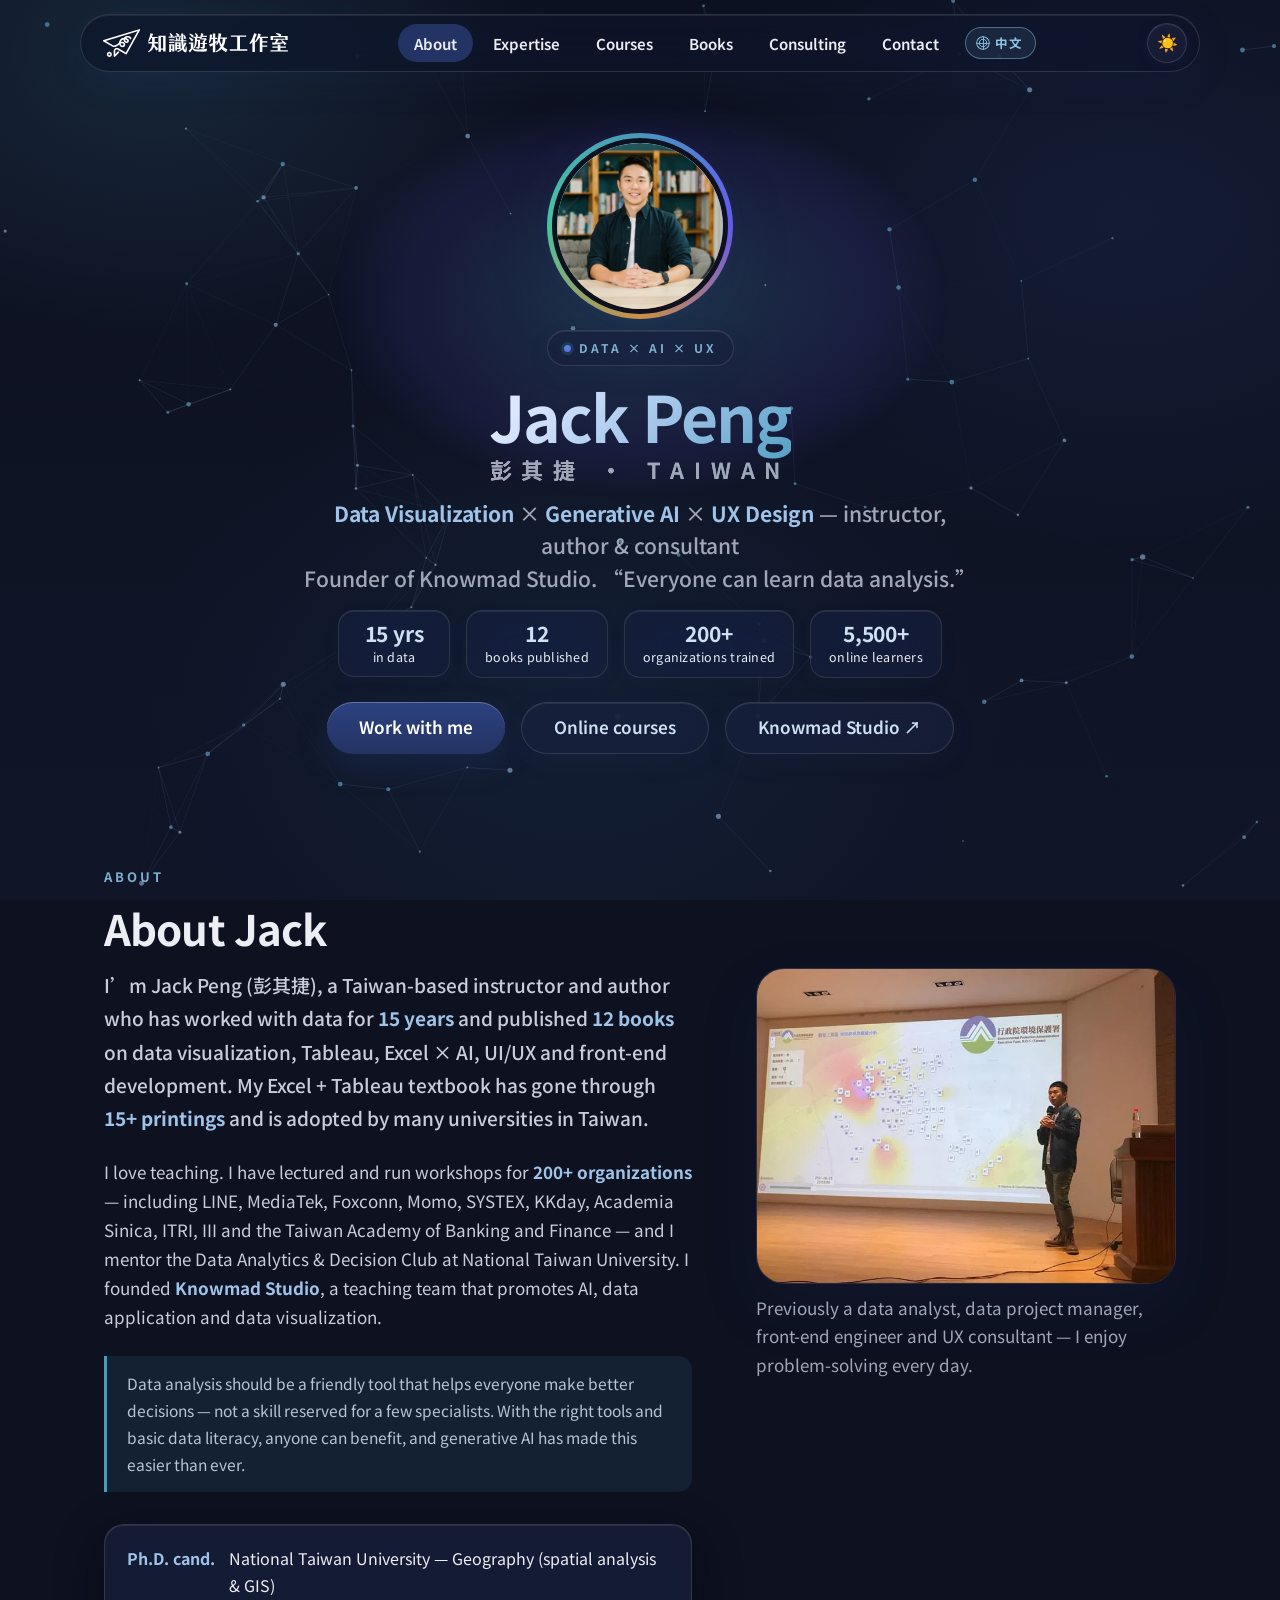
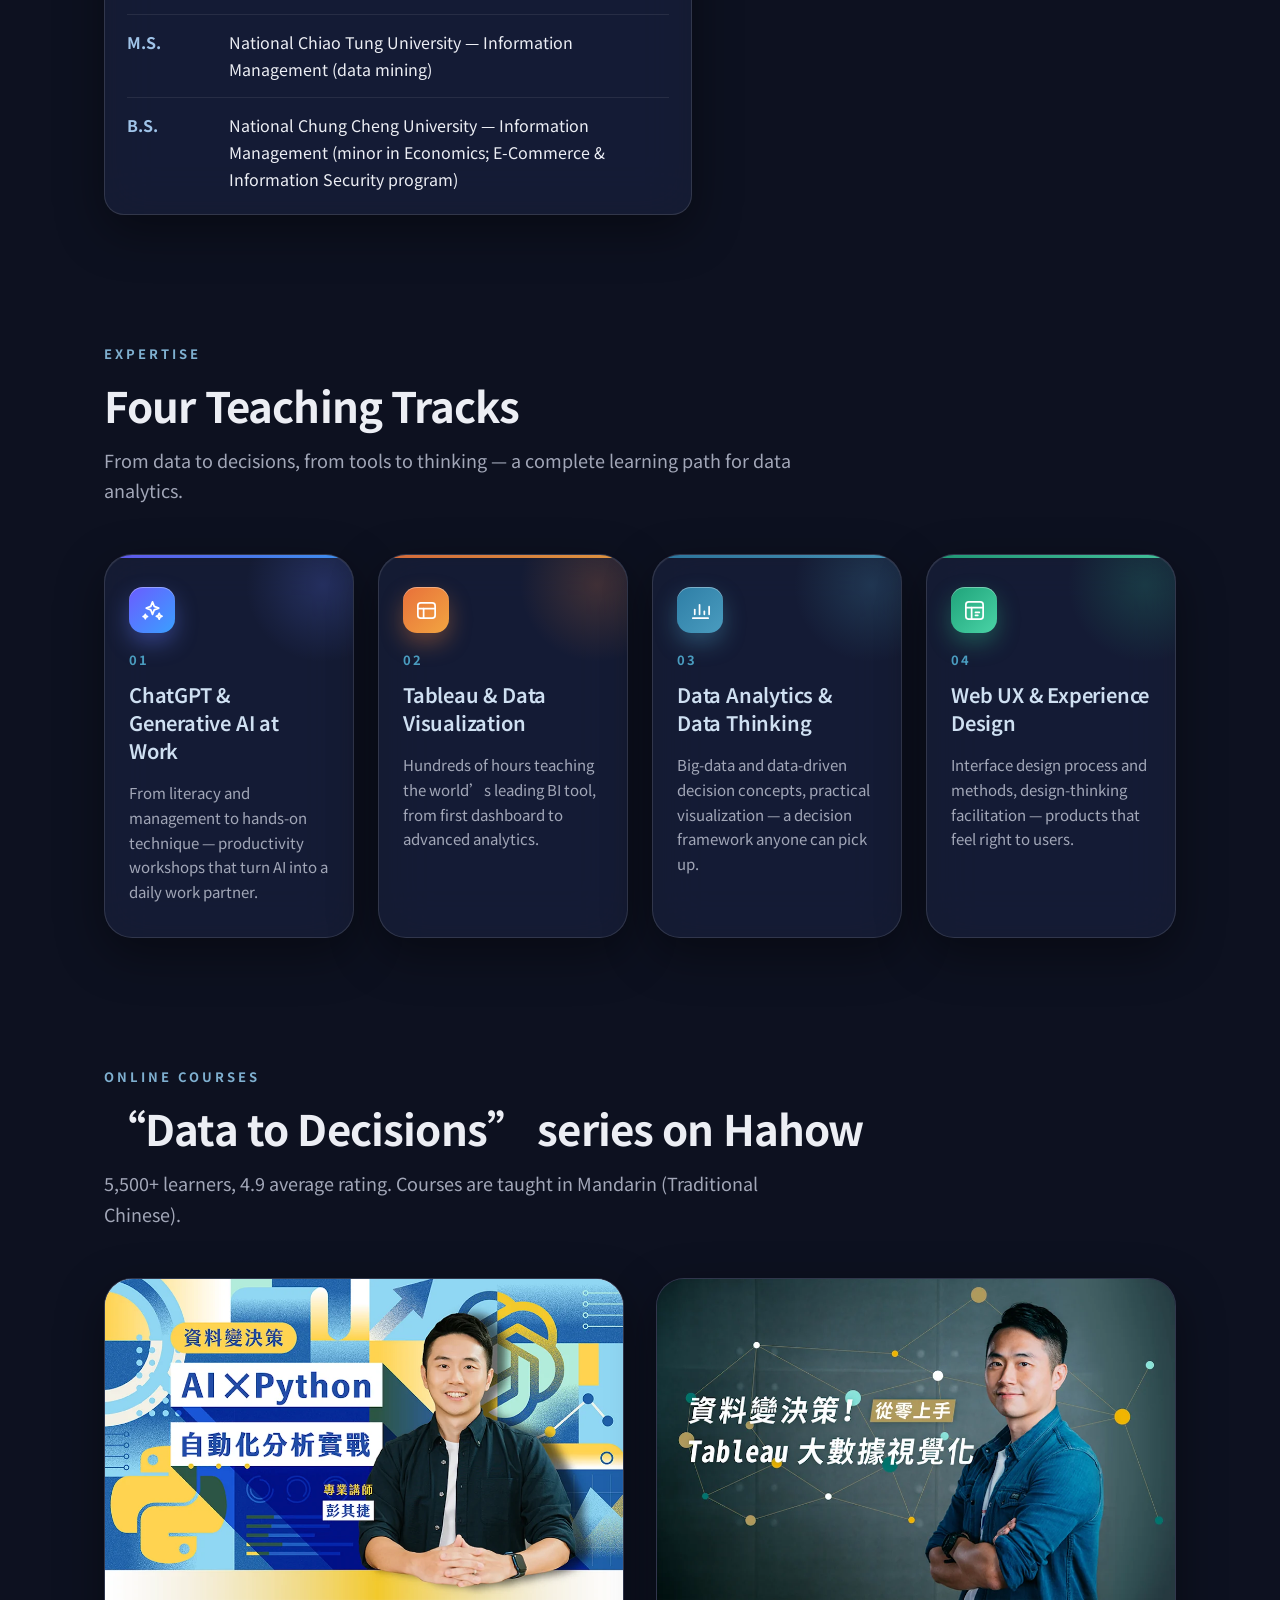
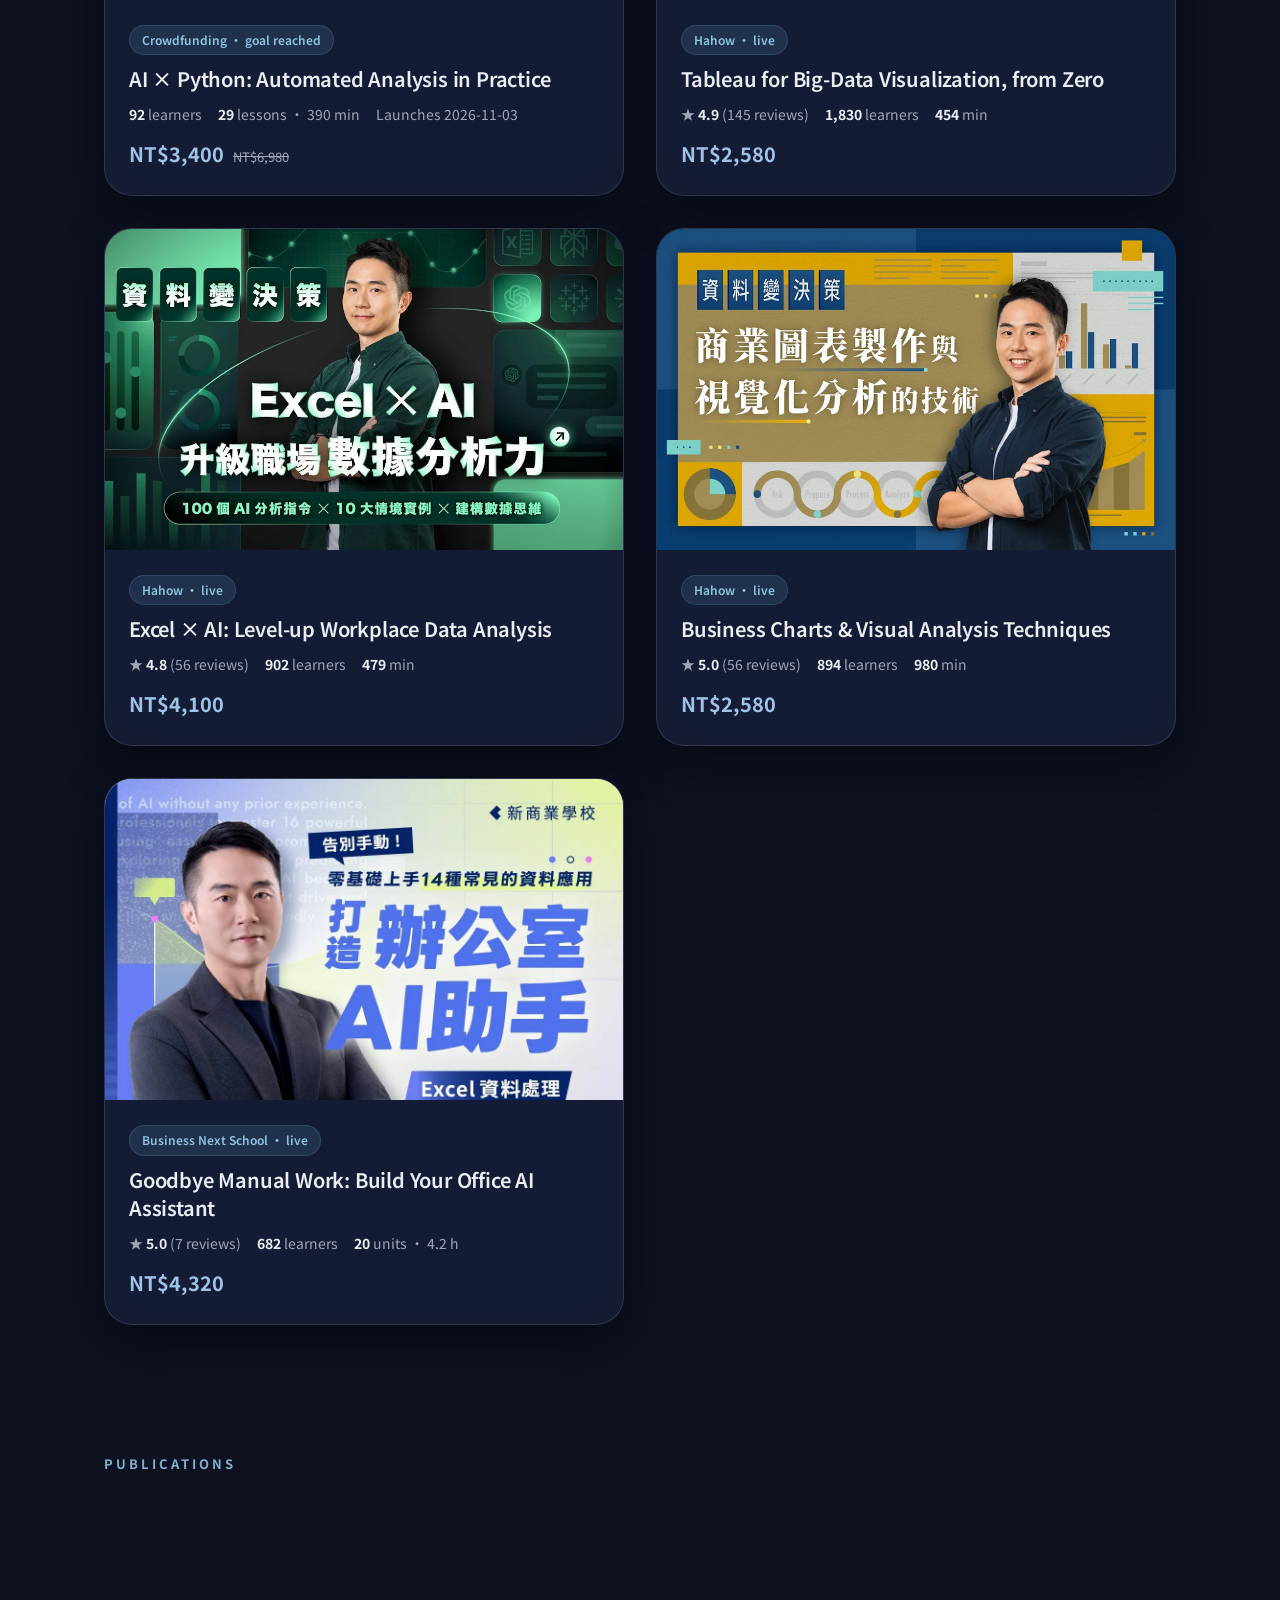
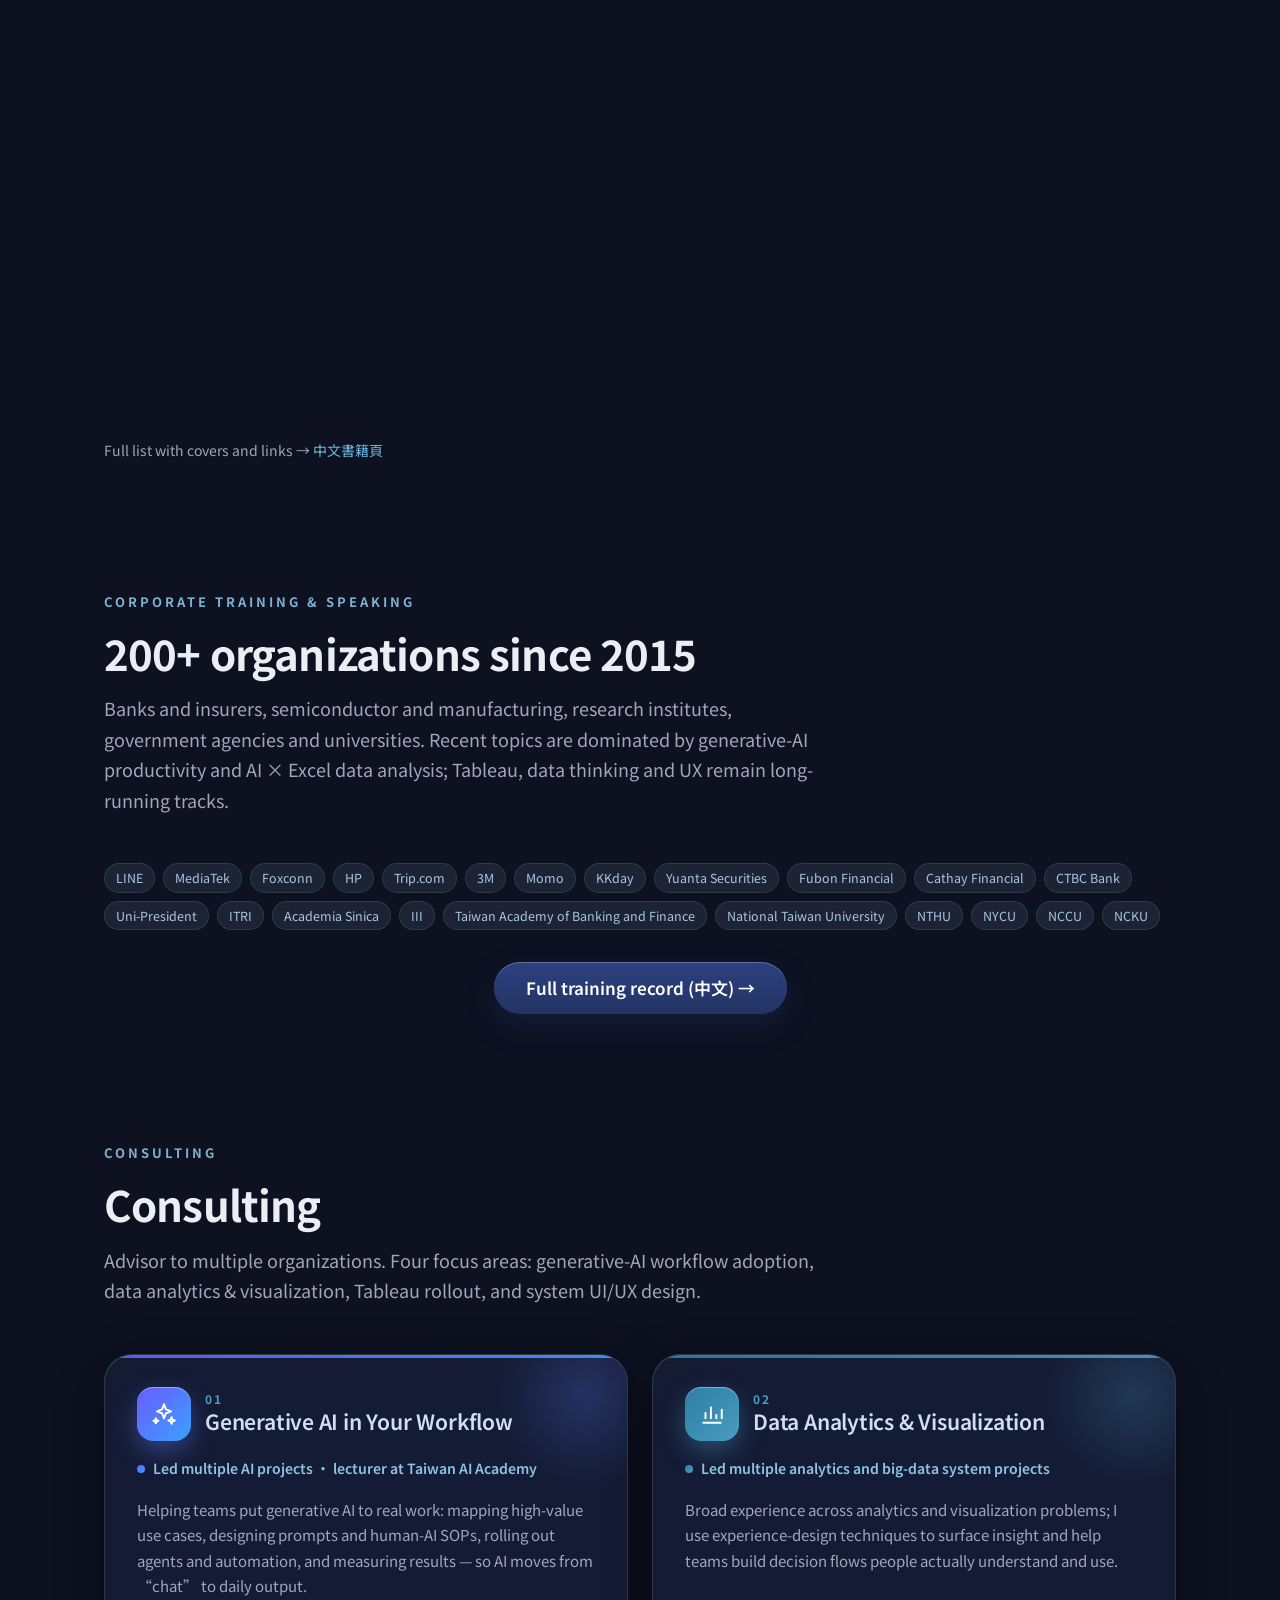
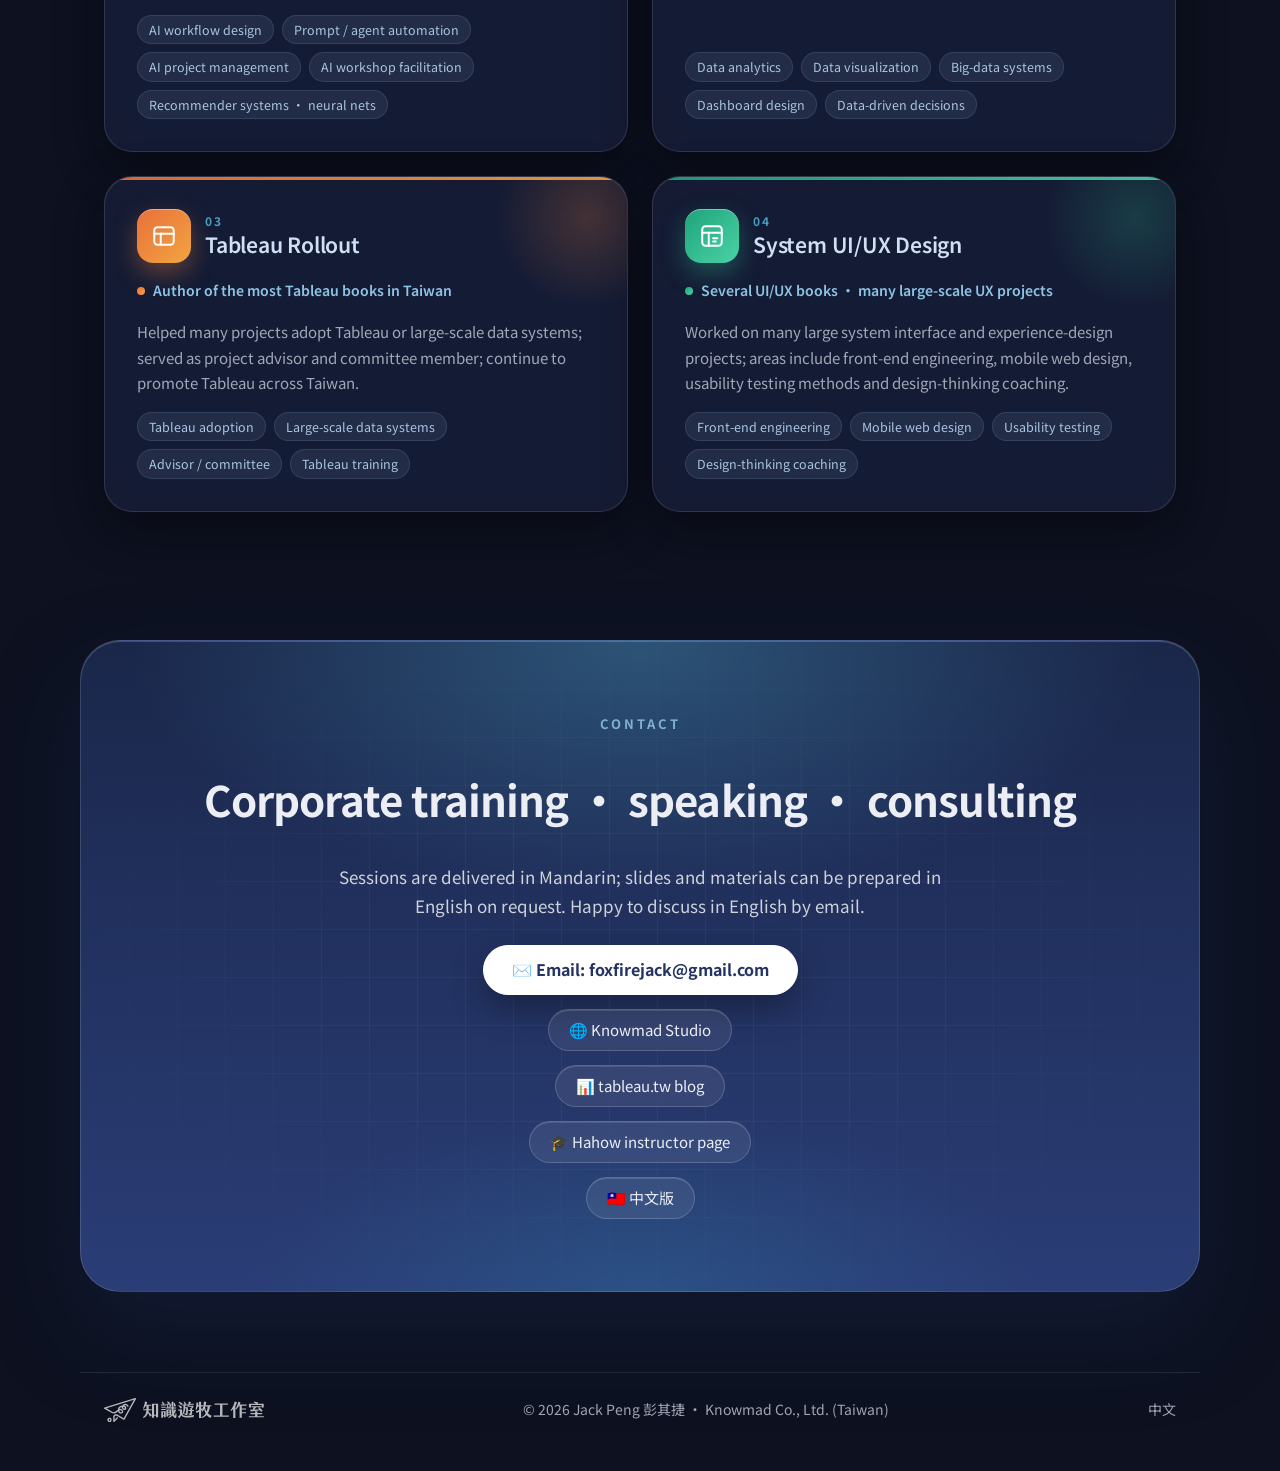
<file: en/index.html>
<!DOCTYPE html>
<html lang="en">
<head>
<meta charset="UTF-8">
<meta name="viewport" content="width=device-width, initial-scale=1.0">
<!-- Google tag (gtag.js) -->
<script async src="https://www.googletagmanager.com/gtag/js?id=G-7SWWWJFQQ8"></script>
<script>
  window.dataLayer = window.dataLayer || [];
  function gtag(){dataLayer.push(arguments);}
  gtag('js', new Date());
  gtag('config', 'G-7SWWWJFQQ8');
</script>
<title>Jack Peng (彭其捷) | Data Visualization × AI × UX Instructor &amp; Author, Taiwan</title>
<meta name="description" content="Jack Peng (彭其捷) is a Taiwan-based instructor, author and consultant in data visualization (Tableau), generative-AI productivity, data thinking and UI/UX design. 15 years in data, 12 books, 200+ organizations trained, 5,500+ online learners. Founder of Knowmad Studio.">
<meta name="author" content="Jack Peng (彭其捷)">
<meta name="robots" content="index, follow, max-snippet:-1, max-image-preview:large">
<link rel="canonical" href="https://www.visualization.tw/en/">
<link rel="alternate" hreflang="zh-Hant" href="https://www.visualization.tw/">
<link rel="alternate" hreflang="en" href="https://www.visualization.tw/en/">
<link rel="alternate" hreflang="x-default" href="https://www.visualization.tw/">
<link rel="alternate" type="text/plain" href="https://www.visualization.tw/llms.txt" title="llms.txt">
<meta property="og:type" content="profile">
<meta property="og:locale" content="en_US">
<meta property="og:locale:alternate" content="zh_TW">
<meta property="og:site_name" content="Jack Peng | visualization.tw">
<meta property="og:title" content="Jack Peng (彭其捷) | Data Visualization × AI × UX Instructor &amp; Author">
<meta property="og:description" content="15 years in data, 12 books, 200+ organizations trained, 5,500+ online learners. Tableau, generative AI at work, data thinking, UX design. Founder of Knowmad Studio, Taiwan.">
<meta property="og:url" content="https://www.visualization.tw/en/">
<meta property="og:image" content="https://www.visualization.tw/assets/og-image.jpg">
<meta name="twitter:card" content="summary_large_image">
<meta name="twitter:title" content="Jack Peng (彭其捷) | Data Visualization × AI × UX Instructor &amp; Author">
<meta name="twitter:image" content="https://www.visualization.tw/assets/og-image.jpg">
<link rel="icon" type="image/svg+xml" href="../favicon.svg">
<link rel="preconnect" href="https://fonts.googleapis.com">
<link rel="preconnect" href="https://fonts.gstatic.com" crossorigin>
<link href="https://fonts.googleapis.com/css2?family=Noto+Sans+TC:wght@400;500;600;700&display=swap" rel="stylesheet">
<script>
(function(){
  const saved = localStorage.getItem('theme');
  const theme = saved || 'dark';
  document.documentElement.setAttribute('data-theme', theme);
  addEventListener('DOMContentLoaded', () => {
    const btn = document.getElementById('theme-toggle');
    const sync = () => { btn.textContent = document.documentElement.getAttribute('data-theme') === 'dark' ? '☀️' : '🌙'; };
    sync();
    btn.addEventListener('click', () => {
      const next = document.documentElement.getAttribute('data-theme') === 'dark' ? 'light' : 'dark';
      document.documentElement.setAttribute('data-theme', next);
      localStorage.setItem('theme', next);
      sync();
    });
  });
})();
</script>
<link rel="stylesheet" href="../assets/css/site.css?v=20261119b">
<script type="application/ld+json">
{
 "@context": "https://schema.org",
 "@graph": [
  {
   "@type": "ProfilePage",
   "@id": "https://www.visualization.tw/en/#webpage",
   "url": "https://www.visualization.tw/en/",
   "name": "Jack Peng (彭其捷) | Data Visualization × AI × UX Instructor & Author",
   "isPartOf": {"@id": "https://www.visualization.tw/#website"},
   "about": {"@id": "https://www.visualization.tw/#person"},
   "mainEntity": {"@id": "https://www.visualization.tw/#person"},
   "inLanguage": "en",
   "dateCreated": "2026-08-02T00:00:00+08:00",
   "datePublished": "2026-08-02T00:00:00+08:00",
   "dateModified": "2026-11-19T00:59:32+08:00",
   "description": "English summary of Jack Peng's profile: Taiwan-based instructor, author and consultant in data visualization (Tableau), generative-AI productivity, data thinking and UI/UX design. 15 years in data, 12 books, 200+ organizations trained, 5,500+ online learners."
  },
  {
   "@type": "Person",
   "@id": "https://www.visualization.tw/#person",
   "name": "Jack Peng",
   "alternateName": ["彭其捷", "Chi-Chieh Peng", "foxfirejack"],
   "url": "https://www.visualization.tw/",
   "image": "https://www.visualization.tw/assets/img/profile.webp",
   "email": "mailto:foxfirejack@gmail.com",
   "jobTitle": ["Instructor", "Author", "Consultant", "Founder of Knowmad Studio"],
   "description": "Taiwan-based instructor, author and consultant in data visualization (Tableau), generative-AI productivity, data thinking and UI/UX design. 15 years in data, 12 books, 200+ organizations trained, 5,500+ online learners on Hahow.",
   "knowsAbout": ["Data visualization", "Tableau", "ChatGPT", "Generative AI", "AI workflow adoption", "Python data analysis", "Excel data analysis", "Data thinking", "Business charts", "UI/UX design", "Figma", "Design thinking", "GIS"],
   "knowsLanguage": ["zh-Hant", "en"],
   "nationality": {"@type": "Country", "name": "Taiwan"},
   "worksFor": {"@id": "https://www.visualization.tw/#org"},
   "founder": {"@id": "https://www.visualization.tw/#org"},
   "sameAs": ["https://knowmad.tw/", "https://www.tableau.tw/", "https://hahow.in/@foxfirejack"]
  },
  {
   "@type": "BreadcrumbList",
   "itemListElement": [
    {"@type": "ListItem", "position": 1, "name": "Home (中文)", "item": "https://www.visualization.tw/"},
    {"@type": "ListItem", "position": 2, "name": "English", "item": "https://www.visualization.tw/en/"}
   ]
  }
 ]
}
</script>
</head>
<body>

<!-- ===== Nav ===== -->
<nav>
  <div class="container nav-inner">
    <a class="nav-logo" href="#top" aria-label="Knowmad Studio">
      <img src="../Logo/橫-知識遊牧工作室.svg" alt="Knowmad Studio" onerror="this.onerror=null;this.src='../Logo/Logo+Text-short.png'">
    </a>
    <ul class="nav-links" id="nav-links">
      <li><a href="#about">About</a></li>
      <li><a href="#expertise">Expertise</a></li>
      <li><a href="#courses">Courses</a></li>
      <li><a href="#books">Books</a></li>
      <li><a href="#consulting">Consulting</a></li>
      <li><a href="#contact">Contact</a></li>
      <li><a class="nav-lang" href="../" hreflang="zh-Hant" lang="zh-Hant" title="中文版">中文</a></li>
    </ul>
    <div class="nav-tools">
      <button class="theme-toggle" id="theme-toggle" aria-label="Toggle dark / light mode">🌙</button>
      <button class="nav-burger" id="nav-burger" aria-label="Menu" aria-expanded="false">
        <span></span><span></span><span></span>
      </button>
    </div>
  </div>
</nav>

<!-- ===== Hero ===== -->
<header class="hero" id="top">
  <div class="container hero-inner">
    <div class="hero-avatar-wrap"><img class="hero-avatar" fetchpriority="high" src="../assets/img/profile.webp" alt="Jack Peng 彭其捷" width="848" height="848"></div>
    <div class="eyebrow">DATA × AI × UX</div>
    <h1>Jack Peng<small>彭其捷 · TAIWAN</small></h1>
    <p class="hero-sub"><b>Data Visualization</b> × <b>Generative AI</b> × <b>UX Design</b> — instructor, author &amp; consultant<br>Founder of Knowmad Studio. “Everyone can learn data analysis.”</p>
    <div class="hero-chips">
      <span class="chip"><strong>15 yrs</strong><span class="chip-lbl">in data</span></span>
      <span class="chip"><strong>12</strong><span class="chip-lbl">books published</span></span>
      <span class="chip"><strong>200+</strong><span class="chip-lbl">organizations trained</span></span>
      <span class="chip"><strong>5,500+</strong><span class="chip-lbl">online learners</span></span>
    </div>
    <div class="hero-actions">
      <a class="btn btn--hero" href="#contact">Work with me</a>
      <a class="btn btn--ghost" href="#courses">Online courses</a>
      <a class="btn btn--ghost" href="https://knowmad.tw/" target="_blank" rel="noopener">Knowmad Studio ↗</a>
    </div>
  </div>
</header>

<!-- ===== About ===== -->
<section id="about">
  <div class="container">
    <div class="eyebrow">ABOUT</div>
    <h2>About Jack</h2>
    <div class="about-grid">
      <div class="about-text">
        <p class="about-lead">I’m Jack Peng (彭其捷), a Taiwan-based instructor and author who has worked with data for <strong>15 years</strong> and published <strong>12 books</strong> on data visualization, Tableau, Excel × AI, UI/UX and front-end development. My Excel + Tableau textbook has gone through <strong>15+ printings</strong> and is adopted by many universities in Taiwan.</p>
        <p>I love teaching. I have lectured and run workshops for <strong>200+ organizations</strong> — including LINE, MediaTek, Foxconn, Momo, SYSTEX, KKday, Academia Sinica, ITRI, III and the Taiwan Academy of Banking and Finance — and I mentor the Data Analytics &amp; Decision Club at National Taiwan University. I founded <strong>Knowmad Studio</strong>, a teaching team that promotes AI, data application and data visualization.</p>
        <blockquote class="about-quote">Data analysis should be a friendly tool that helps everyone make better decisions — not a skill reserved for a few specialists. With the right tools and basic data literacy, anyone can benefit, and generative AI has made this easier than ever.</blockquote>
        <ul class="edu-list">
          <li><span class="edu-degree">Ph.D. cand.</span><span>National Taiwan University — Geography (spatial analysis &amp; GIS)</span></li>
          <li><span class="edu-degree">M.S.</span><span>National Chiao Tung University — Information Management (data mining)</span></li>
          <li><span class="edu-degree">B.S.</span><span>National Chung Cheng University — Information Management (minor in Economics; E-Commerce &amp; Information Security program)</span></li>
        </ul>
      </div>
      <div>
        <div class="about-photo"><img loading="lazy" decoding="async" src="../assets/img/talk-3.webp" alt="Jack Peng speaking at a workshop" width="1200" height="800"></div>
        <p style="font-size:var(--font-size--small);color:var(--text-secondary);margin-top:10px">Previously a data analyst, data project manager, front-end engineer and UX consultant — I enjoy problem-solving every day.</p>
      </div>
    </div>
  </div>
</section>

<!-- ===== Expertise ===== -->
<section id="expertise" class="section-alt">
  <div class="container">
    <div class="eyebrow">EXPERTISE</div>
    <h2>Four Teaching Tracks</h2>
    <p class="section-lead">From data to decisions, from tools to thinking — a complete learning path for data analytics.</p>
    <div class="pillar-grid">
      <div class="pillar accent" style="--c-accent:linear-gradient(135deg,#6a5cff,#3aa0ff);--c-glow:rgba(96,124,255,.38)">
        <div class="pillar-ico" aria-hidden="true"><svg viewBox="0 0 24 24" fill="none" stroke="currentColor" stroke-width="1.8" stroke-linecap="round" stroke-linejoin="round"><path d="M12 3l1.8 4.7L18.5 9.5l-4.7 1.8L12 16l-1.8-4.7L5.5 9.5l4.7-1.8z"/><path d="M19 15l.9 2.1L22 18l-2.1.9L19 21l-.9-2.1L16 18l2.1-.9z"/><path d="M4.5 16l.7 1.6 1.6.7-1.6.7-.7 1.6-.7-1.6L2.2 18.3l1.6-.7z"/></svg></div>
        <div class="pillar-num">01</div>
        <h3>ChatGPT &amp; Generative AI at Work</h3>
        <p>From literacy and management to hands-on technique — productivity workshops that turn AI into a daily work partner.</p>
      </div>
      <div class="pillar accent" style="--c-accent:linear-gradient(135deg,#e8703a,#f2a541);--c-glow:rgba(236,130,60,.36)">
        <div class="pillar-ico" aria-hidden="true"><svg viewBox="0 0 24 24" fill="none" stroke="currentColor" stroke-width="1.8" stroke-linecap="round" stroke-linejoin="round"><rect x="3" y="4" width="18" height="16" rx="3"/><path d="M3 10h18"/><path d="M9 10v10"/></svg></div>
        <div class="pillar-num">02</div>
        <h3>Tableau &amp; Data Visualization</h3>
        <p>Hundreds of hours teaching the world’s leading BI tool, from first dashboard to advanced analytics.</p>
      </div>
      <div class="pillar accent" style="--c-accent:linear-gradient(135deg,#2E7EA6,#4A9CBF);--c-glow:rgba(74,156,191,.38)">
        <div class="pillar-ico" aria-hidden="true"><svg viewBox="0 0 24 24" fill="none" stroke="currentColor" stroke-width="1.8" stroke-linecap="round" stroke-linejoin="round"><path d="M4 20h16"/><path d="M6 16V11"/><path d="M11 16V6"/><path d="M16 16v-3"/><path d="M21 16V8"/></svg></div>
        <div class="pillar-num">03</div>
        <h3>Data Analytics &amp; Data Thinking</h3>
        <p>Big-data and data-driven decision concepts, practical visualization — a decision framework anyone can pick up.</p>
      </div>
      <div class="pillar accent" style="--c-accent:linear-gradient(135deg,#1fa37a,#4ad3a6);--c-glow:rgba(46,190,140,.34)">
        <div class="pillar-ico" aria-hidden="true"><svg viewBox="0 0 24 24" fill="none" stroke="currentColor" stroke-width="1.8" stroke-linecap="round" stroke-linejoin="round"><rect x="3" y="3" width="18" height="18" rx="3"/><path d="M3 9h18"/><path d="M9 21V9"/><path d="M13 14h4"/><path d="M13 17h2.5"/></svg></div>
        <div class="pillar-num">04</div>
        <h3>Web UX &amp; Experience Design</h3>
        <p>Interface design process and methods, design-thinking facilitation — products that feel right to users.</p>
      </div>
    </div>
  </div>
</section>

<!-- ===== Courses ===== -->
<section id="courses">
  <div class="container">
    <div class="eyebrow">ONLINE COURSES</div>
    <h2>“Data to Decisions” series on Hahow</h2>
    <p class="section-lead">5,500+ learners, 4.9 average rating. Courses are taught in Mandarin (Traditional Chinese).</p>
    <div class="course-grid">
      <a class="course-card" href="https://hahow.in/cr/ai-python" target="_blank" rel="noopener">
        <img loading="lazy" decoding="async" class="course-cover" src="../assets/img/course-python.webp" alt="AI × Python Automated Analysis in Practice" width="1000" height="620">
        <div class="course-body">
          <span><span class="badge badge--hot">Crowdfunding · goal reached</span></span>
          <h3>AI × Python: Automated Analysis in Practice</h3>
          <div class="course-meta"><span><strong>92</strong> learners</span><span><strong>29</strong> lessons · 390 min</span><span>Launches 2026-11-03</span></div>
          <div class="course-price"><span class="price">NT$3,400 <s class="price-orig">NT$6,980</s></span></div>
        </div>
      </a>
      <a class="course-card" href="https://hahow.in/cr/data-tableau" target="_blank" rel="noopener">
        <img loading="lazy" decoding="async" class="course-cover" src="../assets/img/course-tableau.webp" alt="Tableau for Big-Data Visualization from Zero" width="1000" height="620">
        <div class="course-body">
          <span><span class="badge">Hahow · live</span></span>
          <h3>Tableau for Big-Data Visualization, from Zero</h3>
          <div class="course-meta"><span>★ <strong>4.9</strong> (145 reviews)</span><span><strong>1,830</strong> learners</span><span><strong>454</strong> min</span></div>
          <div class="course-price"><span class="price">NT$2,580</span></div>
        </div>
      </a>
      <a class="course-card" href="https://hahow.in/cr/chatgpt-data" target="_blank" rel="noopener">
        <img loading="lazy" decoding="async" class="course-cover" src="../assets/img/course-excel-ai.webp" alt="Excel × AI for Workplace Data Analysis" width="1000" height="620">
        <div class="course-body">
          <span><span class="badge">Hahow · live</span></span>
          <h3>Excel × AI: Level-up Workplace Data Analysis</h3>
          <div class="course-meta"><span>★ <strong>4.8</strong> (56 reviews)</span><span><strong>902</strong> learners</span><span><strong>479</strong> min</span></div>
          <div class="course-price"><span class="price">NT$4,100</span></div>
        </div>
      </a>
      <a class="course-card" href="https://hahow.in/cr/data-viz" target="_blank" rel="noopener">
        <img loading="lazy" decoding="async" class="course-cover" src="../assets/img/course-chart.webp" alt="Business Charts and Visual Analysis Techniques" width="1000" height="620">
        <div class="course-body">
          <span><span class="badge">Hahow · live</span></span>
          <h3>Business Charts &amp; Visual Analysis Techniques</h3>
          <div class="course-meta"><span>★ <strong>5.0</strong> (56 reviews)</span><span><strong>894</strong> learners</span><span><strong>980</strong> min</span></div>
          <div class="course-price"><span class="price">NT$2,580</span></div>
        </div>
      </a>
      <a class="course-card" href="https://biz-online.bnextmedia.com.tw/courses/office-ai-assistant" target="_blank" rel="noopener">
        <img loading="lazy" decoding="async" class="course-cover" src="../assets/img/course-ai-assistant.webp" alt="Build Your Office AI Assistant" style="object-position:center top" width="1000" height="620">
        <div class="course-body">
          <span><span class="badge">Business Next School · live</span></span>
          <h3>Goodbye Manual Work: Build Your Office AI Assistant</h3>
          <div class="course-meta"><span>★ <strong>5.0</strong> (7 reviews)</span><span><strong>682</strong> learners</span><span><strong>20</strong> units · 4.2 h</span></div>
          <div class="course-price"><span class="price">NT$4,320</span></div>
        </div>
      </a>
    </div>
  </div>
</section>

<!-- ===== Books ===== -->
<section id="books" class="section-alt">
  <div class="container">
    <div class="eyebrow">PUBLICATIONS</div>
    <h2>12 Books (in Traditional Chinese)</h2>
    <p class="section-lead">Published since 2014 across data visualization, Tableau, Excel, AI, UI/UX and front-end — several titles are in their 2nd or 3rd edition.</p>
    <div class="consult-grid">
      <div class="pillar consult" style="--c-accent:linear-gradient(135deg,#2E7EA6,#4A9CBF);--c-glow:rgba(74,156,191,.38)">
        <div class="consult-head"><div><div class="consult-num">DATA &amp; AI</div><h3>Data visualization, Tableau, Excel × AI</h3></div></div>
        <div class="consult-tags">
          <span>Tableau Data Analyst: Advanced Practice (2nd ed., 2026)</span>
          <span>Excel + Tableau: Become a Data Analyst (3rd ed., 15+ printings)</span>
          <span>AI × Excel × Tableau: Data Analysis Syntax Guide</span>
          <span>30 Classic Charts with Tableau</span>
          <span>Big-Data Maps &amp; Geospatial Visualization Design</span>
          <span>The Big-Data Project Manager’s Playbook</span>
        </div>
      </div>
      <div class="pillar consult" style="--c-accent:linear-gradient(135deg,#1fa37a,#4ad3a6);--c-glow:rgba(46,190,140,.34)">
        <div class="consult-head"><div><div class="consult-num">UX &amp; TEACHING</div><h3>UI/UX, front-end, online teaching</h3></div></div>
        <div class="consult-tags">
          <span>Figma UI/UX Design in Practice (2nd ed.)</span>
          <span>50 Keys to Successful UI/UX</span>
          <span>Becoming a First-class Front-end Engineer</span>
          <span>The Secrets of Great Apps: UX that Keeps Users</span>
          <span>Online Teaching × Course Production: The Complete Guide</span>
        </div>
      </div>
    </div>
    <p class="book-note" style="margin-top:var(--spacing--50)">Full list with covers and links → <a href="../#books">中文書籍頁</a></p>
  </div>
</section>

<!-- ===== Training ===== -->
<section id="training">
  <div class="container">
    <div class="eyebrow">CORPORATE TRAINING &amp; SPEAKING</div>
    <h2>200+ organizations since 2015</h2>
    <p class="section-lead">Banks and insurers, semiconductor and manufacturing, research institutes, government agencies and universities. Recent topics are dominated by generative-AI productivity and AI × Excel data analysis; Tableau, data thinking and UX remain long-running tracks.</p>
    <div class="consult-tags" style="margin-bottom:var(--spacing--40)">
      <span>LINE</span><span>MediaTek</span><span>Foxconn</span><span>HP</span><span>Trip.com</span><span>3M</span><span>Momo</span><span>KKday</span><span>Yuanta Securities</span><span>Fubon Financial</span><span>Cathay Financial</span><span>CTBC Bank</span><span>Uni-President</span><span>ITRI</span><span>Academia Sinica</span><span>III</span><span>Taiwan Academy of Banking and Finance</span><span>National Taiwan University</span><span>NTHU</span><span>NYCU</span><span>NCCU</span><span>NCKU</span>
    </div>
    <div class="tl-cta">
      <a class="btn" href="../training.html">Full training record (中文) →</a>
    </div>
  </div>
</section>

<!-- ===== Consulting ===== -->
<section id="consulting" class="section-alt">
  <div class="container">
    <div class="eyebrow">CONSULTING</div>
    <h2>Consulting</h2>
    <p class="section-lead">Advisor to multiple organizations. Four focus areas: generative-AI workflow adoption, data analytics &amp; visualization, Tableau rollout, and system UI/UX design.</p>
    <div class="consult-grid">
      <div class="pillar consult" style="--c-accent:linear-gradient(135deg,#6a5cff,#3aa0ff);--c-glow:rgba(96,124,255,.38)">
        <div class="consult-head">
          <div class="consult-icon" aria-hidden="true"><svg viewBox="0 0 24 24" fill="none" stroke="currentColor" stroke-width="1.8" stroke-linecap="round" stroke-linejoin="round"><path d="M12 3l1.8 4.7L18.5 9.5l-4.7 1.8L12 16l-1.8-4.7L5.5 9.5l4.7-1.8z"/><path d="M19 15l.9 2.1L22 18l-2.1.9L19 21l-.9-2.1L16 18l2.1-.9z"/><path d="M4.5 16l.7 1.6 1.6.7-1.6.7-.7 1.6-.7-1.6L2.2 18.3l1.6-.7z"/></svg></div>
          <div><div class="consult-num">01</div><h3>Generative AI in Your Workflow</h3></div>
        </div>
        <div class="consult-high">Led multiple AI projects · lecturer at Taiwan AI Academy</div>
        <p>Helping teams put generative AI to real work: mapping high-value use cases, designing prompts and human-AI SOPs, rolling out agents and automation, and measuring results — so AI moves from “chat” to daily output.</p>
        <div class="consult-tags"><span>AI workflow design</span><span>Prompt / agent automation</span><span>AI project management</span><span>AI workshop facilitation</span><span>Recommender systems · neural nets</span></div>
      </div>
      <div class="pillar consult" style="--c-accent:linear-gradient(135deg,#2E7EA6,#4A9CBF);--c-glow:rgba(74,156,191,.38)">
        <div class="consult-head">
          <div class="consult-icon" aria-hidden="true"><svg viewBox="0 0 24 24" fill="none" stroke="currentColor" stroke-width="1.8" stroke-linecap="round" stroke-linejoin="round"><path d="M4 20h16"/><path d="M6 16V11"/><path d="M11 16V6"/><path d="M16 16v-3"/><path d="M21 16V8"/></svg></div>
          <div><div class="consult-num">02</div><h3>Data Analytics &amp; Visualization</h3></div>
        </div>
        <div class="consult-high">Led multiple analytics and big-data system projects</div>
        <p>Broad experience across analytics and visualization problems; I use experience-design techniques to surface insight and help teams build decision flows people actually understand and use.</p>
        <div class="consult-tags"><span>Data analytics</span><span>Data visualization</span><span>Big-data systems</span><span>Dashboard design</span><span>Data-driven decisions</span></div>
      </div>
      <div class="pillar consult" style="--c-accent:linear-gradient(135deg,#e8703a,#f2a541);--c-glow:rgba(236,130,60,.36)">
        <div class="consult-head">
          <div class="consult-icon" aria-hidden="true"><svg viewBox="0 0 24 24" fill="none" stroke="currentColor" stroke-width="1.8" stroke-linecap="round" stroke-linejoin="round"><rect x="3" y="4" width="18" height="16" rx="3"/><path d="M3 10h18"/><path d="M9 10v10"/></svg></div>
          <div><div class="consult-num">03</div><h3>Tableau Rollout</h3></div>
        </div>
        <div class="consult-high">Author of the most Tableau books in Taiwan</div>
        <p>Helped many projects adopt Tableau or large-scale data systems; served as project advisor and committee member; continue to promote Tableau across Taiwan.</p>
        <div class="consult-tags"><span>Tableau adoption</span><span>Large-scale data systems</span><span>Advisor / committee</span><span>Tableau training</span></div>
      </div>
      <div class="pillar consult" style="--c-accent:linear-gradient(135deg,#1fa37a,#4ad3a6);--c-glow:rgba(46,190,140,.34)">
        <div class="consult-head">
          <div class="consult-icon" aria-hidden="true"><svg viewBox="0 0 24 24" fill="none" stroke="currentColor" stroke-width="1.8" stroke-linecap="round" stroke-linejoin="round"><rect x="3" y="3" width="18" height="18" rx="3"/><path d="M3 9h18"/><path d="M9 21V9"/><path d="M13 14h4"/><path d="M13 17h2.5"/></svg></div>
          <div><div class="consult-num">04</div><h3>System UI/UX Design</h3></div>
        </div>
        <div class="consult-high">Several UI/UX books · many large-scale UX projects</div>
        <p>Worked on many large system interface and experience-design projects; areas include front-end engineering, mobile web design, usability testing methods and design-thinking coaching.</p>
        <div class="consult-tags"><span>Front-end engineering</span><span>Mobile web design</span><span>Usability testing</span><span>Design-thinking coaching</span></div>
      </div>
    </div>
  </div>
</section>

<!-- ===== Contact ===== -->
<section class="contact" id="contact">
  <div class="container contact-inner">
    <div class="eyebrow">CONTACT</div>
    <h2>Corporate training · speaking · consulting</h2>
    <p>Sessions are delivered in Mandarin; slides and materials can be prepared in English on request. Happy to discuss in English by email.</p>
    <div class="contact-links">
      <a class="chip chip--primary" href="mailto:foxfirejack@gmail.com?subject=Training%20%2F%20Consulting%20inquiry">✉️ Email: foxfirejack@gmail.com</a>
      <a class="chip" href="https://knowmad.tw/" target="_blank" rel="noopener">🌐 Knowmad Studio</a>
      <a class="chip" href="https://www.tableau.tw/" target="_blank" rel="noopener">📊 tableau.tw blog</a>
      <a class="chip" href="https://hahow.in/@foxfirejack" target="_blank" rel="noopener">🎓 Hahow instructor page</a>
      <a class="chip" href="../">🇹🇼 中文版</a>
    </div>
  </div>
</section>

<!-- ===== Footer ===== -->
<footer>
  <div class="container footer-inner">
    <img src="../Logo/橫-知識遊牧工作室.svg" alt="Knowmad Studio" onerror="this.onerror=null;this.src='../Logo/Logo+Text-short.png'">
    <span>© 2026 Jack Peng 彭其捷 · Knowmad Co., Ltd. (Taiwan)</span>
    <span><a href="../">中文</a></span>
  </div>
</footer>

<canvas id="particles" aria-hidden="true"></canvas>
<script src="../assets/js/site-fx.js?v=20260823c"></script>
<script>
(function(){
  const links = Array.from(document.querySelectorAll('.nav-links a[href^="#"]'));
  const ids = links.map(a => a.getAttribute('href').slice(1));
  const map = {};
  links.forEach((a, i) => { map[ids[i]] = a; });
  function update(){
    const pos = scrollY + innerHeight * .35;
    let cur = ids[0];
    for (const id of ids){
      const el = document.getElementById(id);
      if (el && el.offsetTop <= pos) cur = id;
    }
    links.forEach(a => a.classList.toggle('active', a === map[cur]));
  }
  addEventListener('scroll', update, {passive: true});
  addEventListener('resize', update);
  update();
})();
(function(){
  const nav = document.querySelector('nav');
  const burger = document.getElementById('nav-burger');
  burger.addEventListener('click', () => {
    const open = nav.classList.toggle('open');
    burger.setAttribute('aria-expanded', open);
  });
  document.querySelectorAll('.nav-links a').forEach(a => a.addEventListener('click', () => nav.classList.remove('open')));
})();
</script>
</body>
</html>
</file>
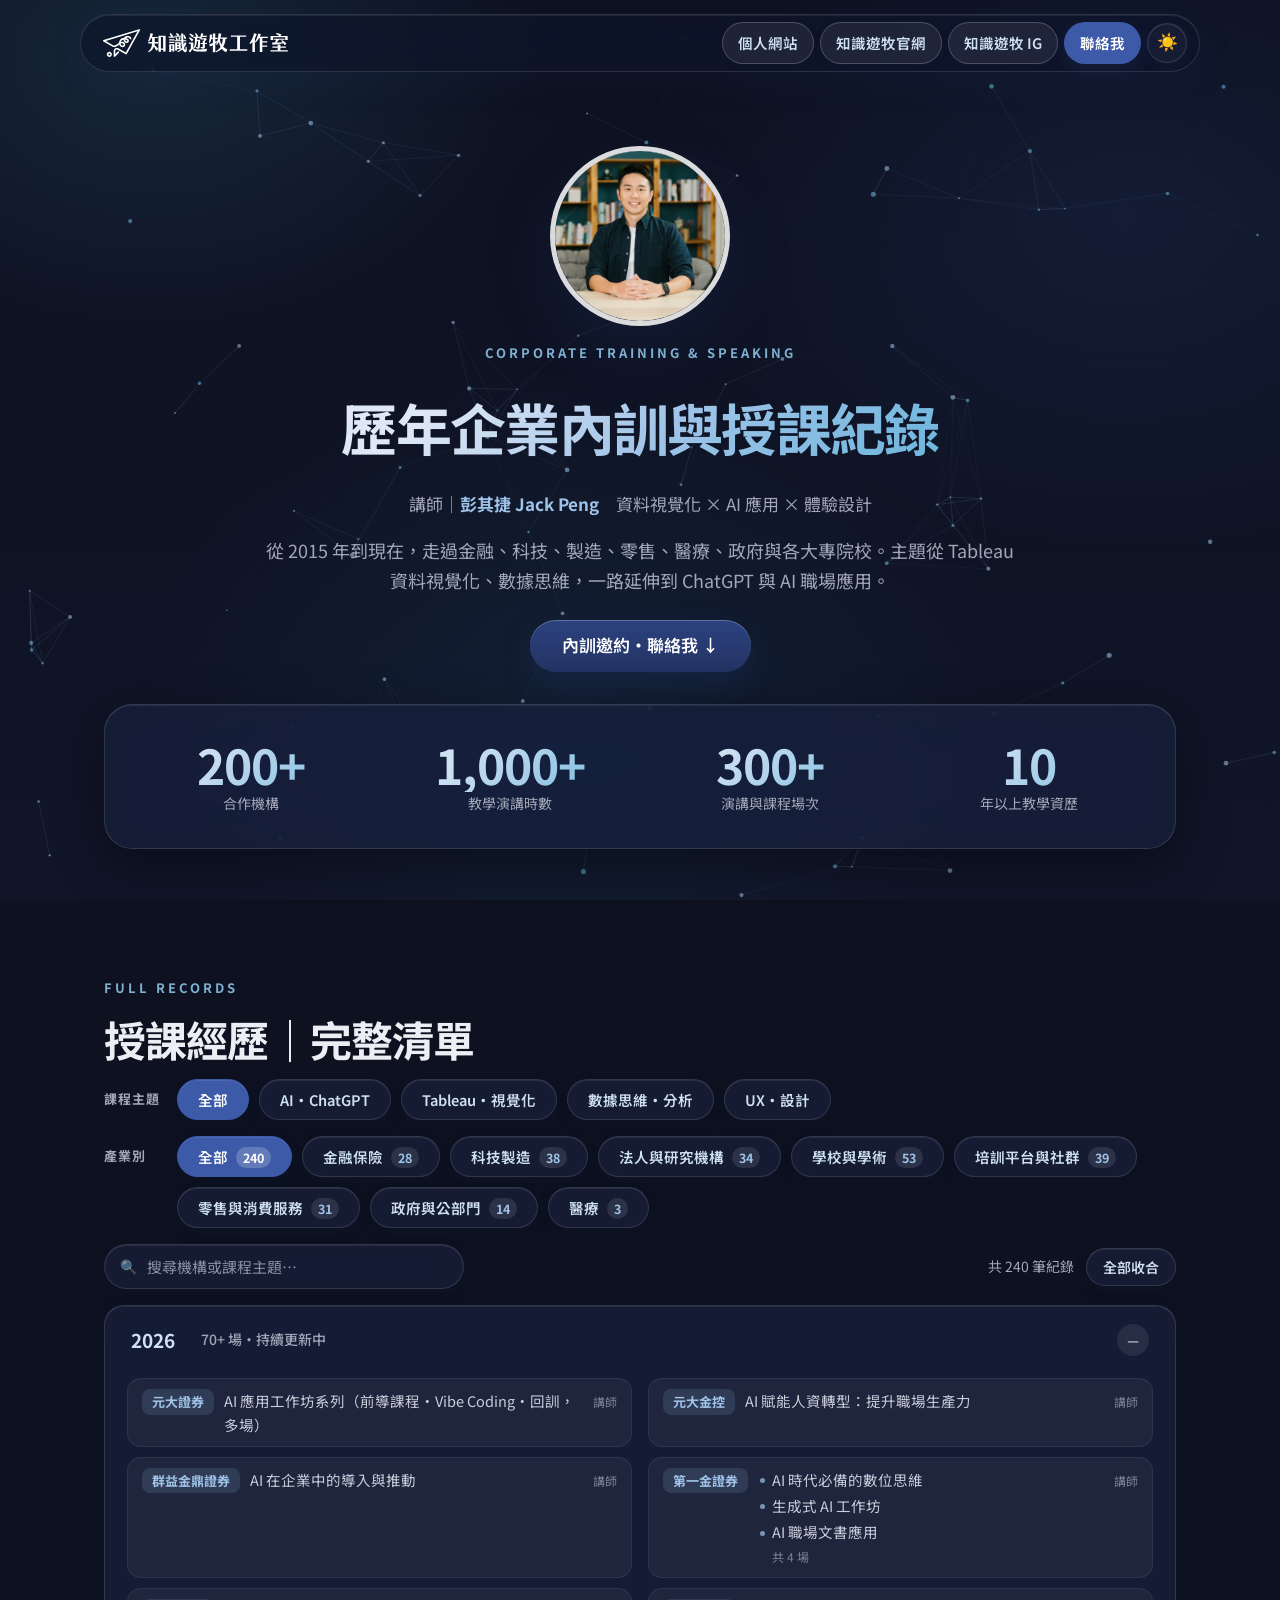
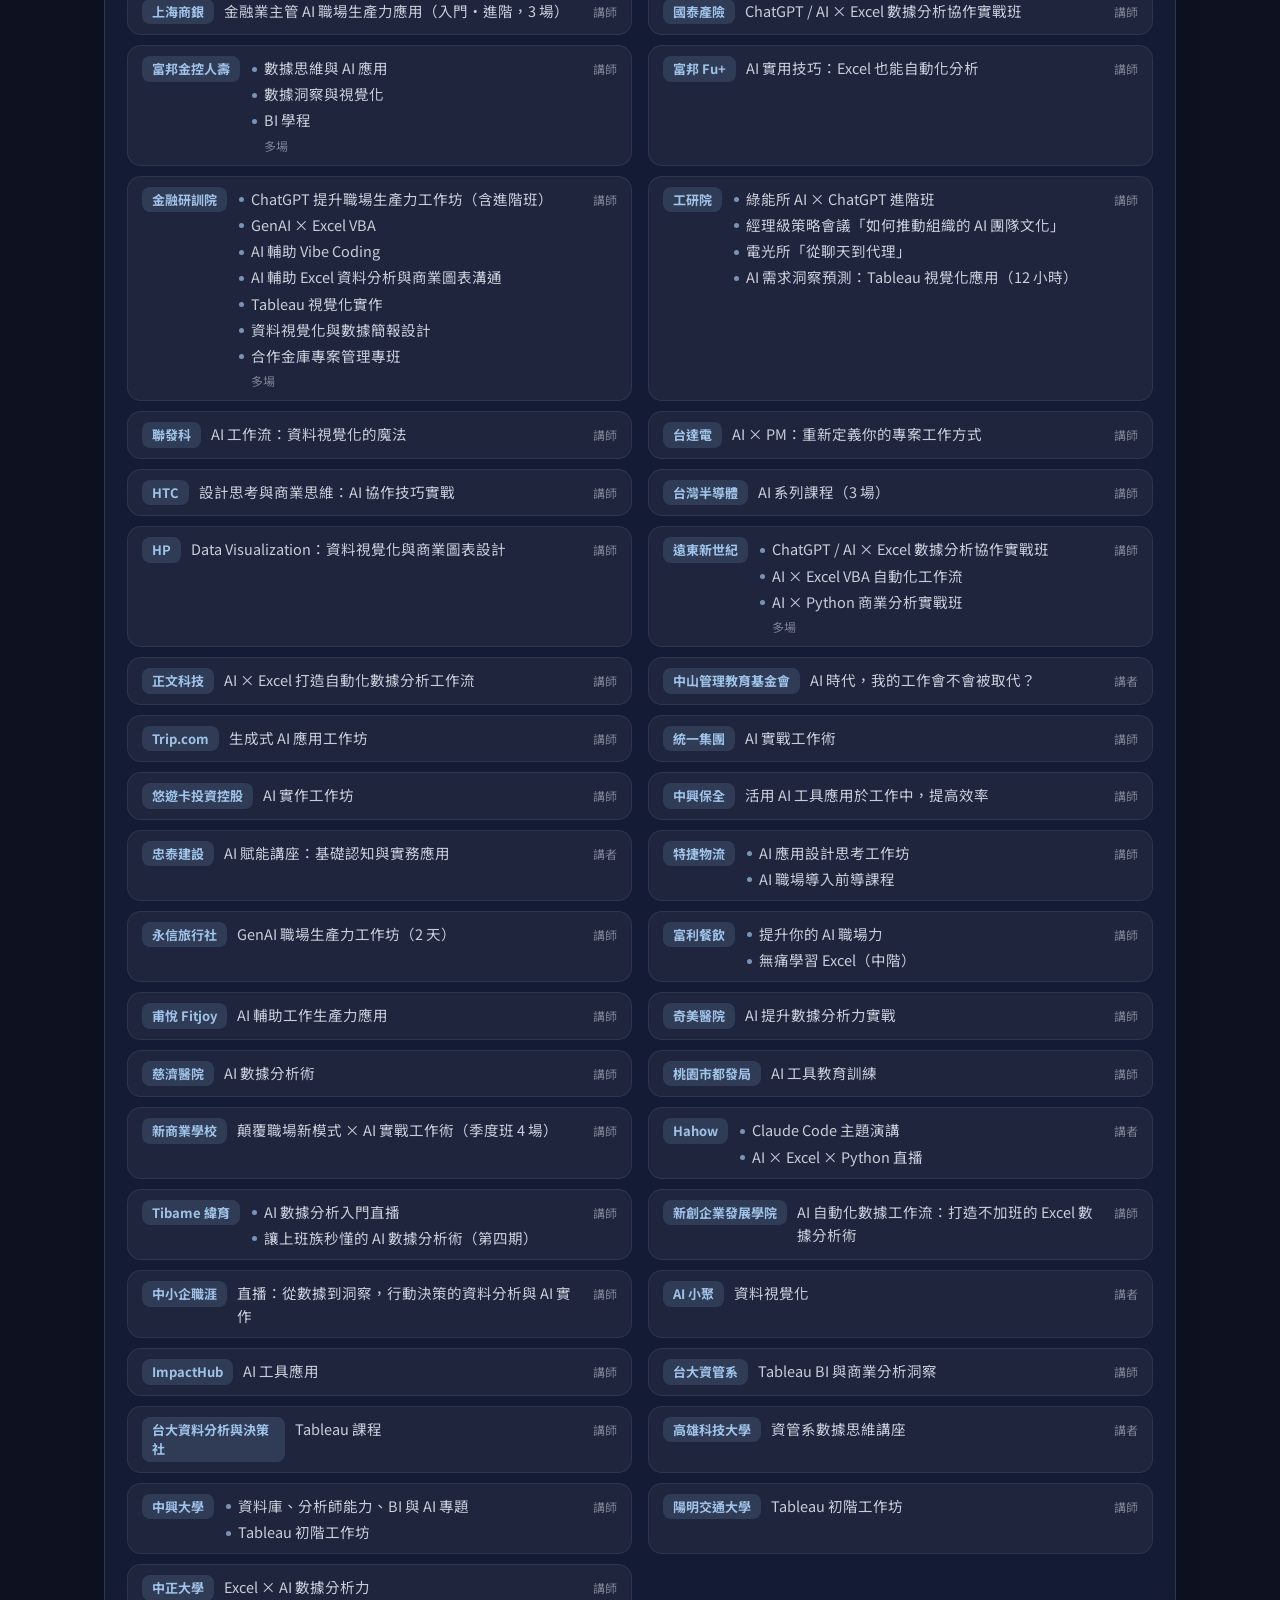
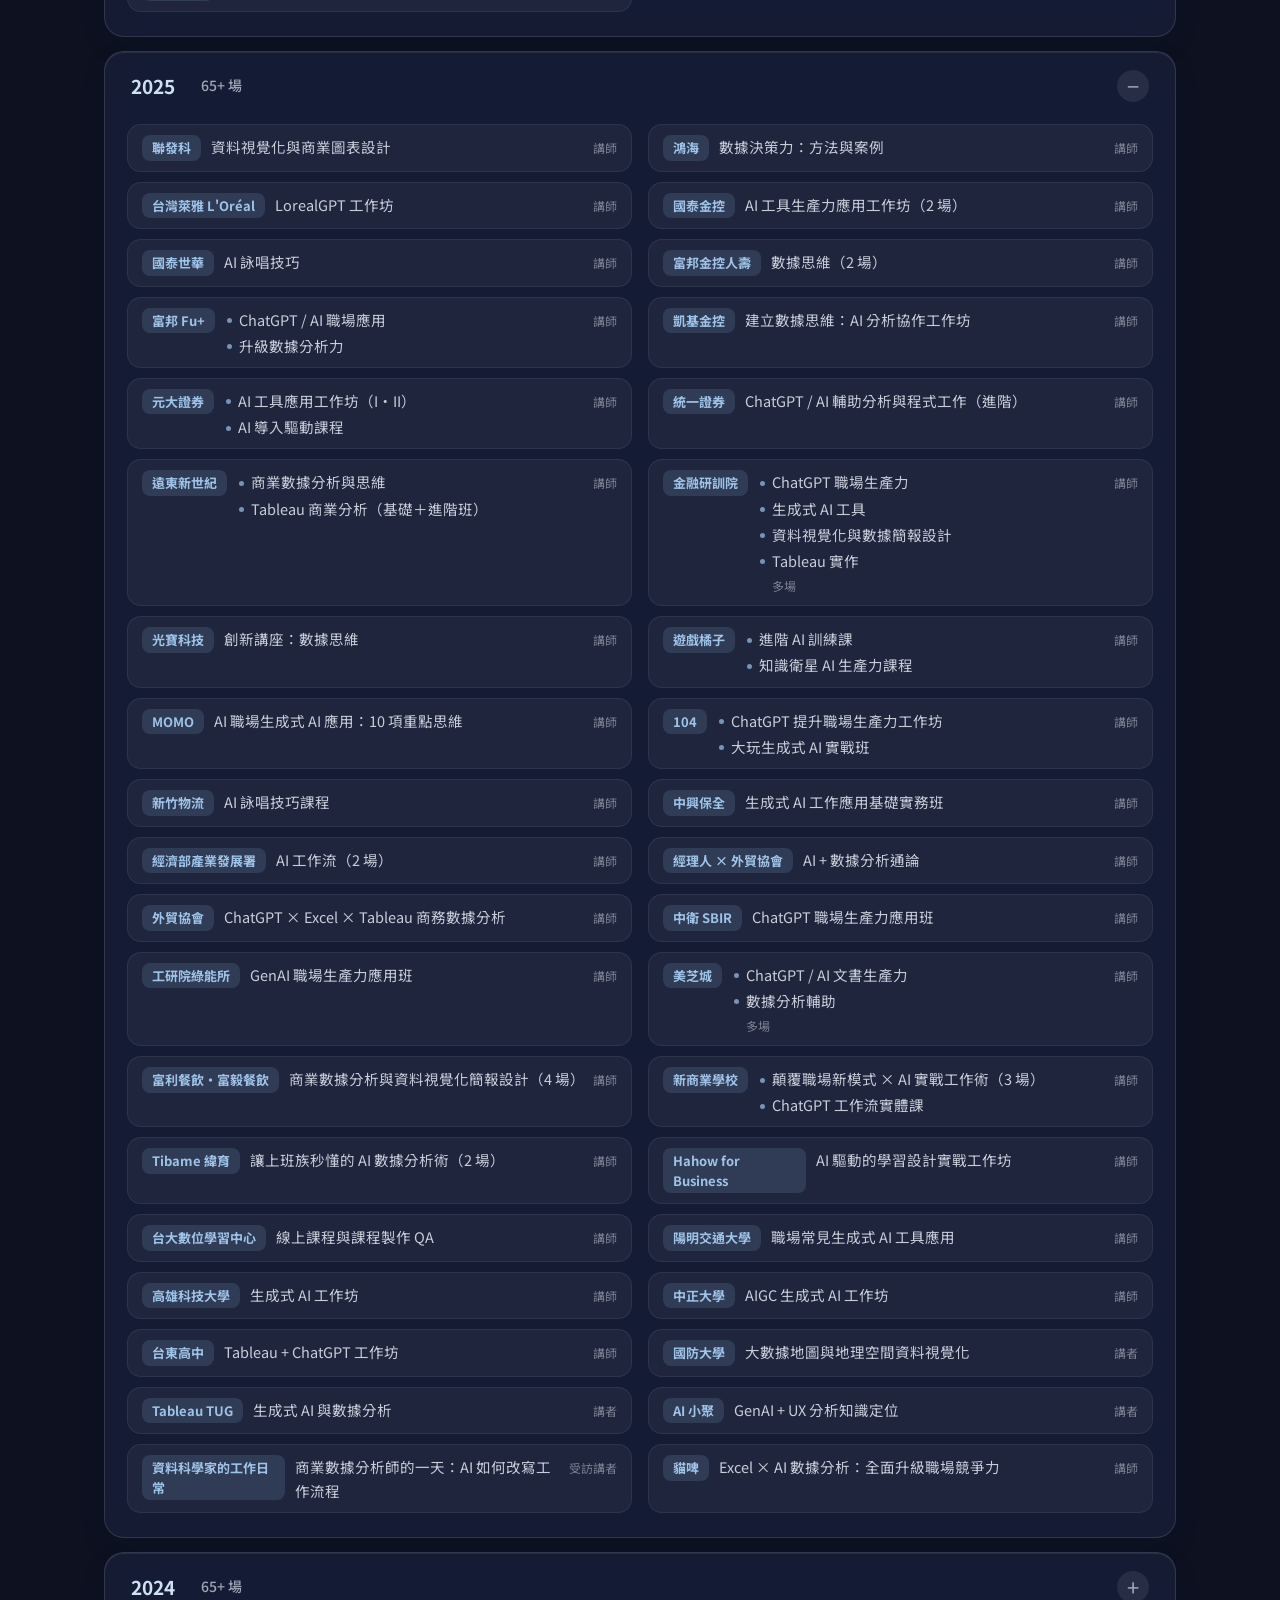
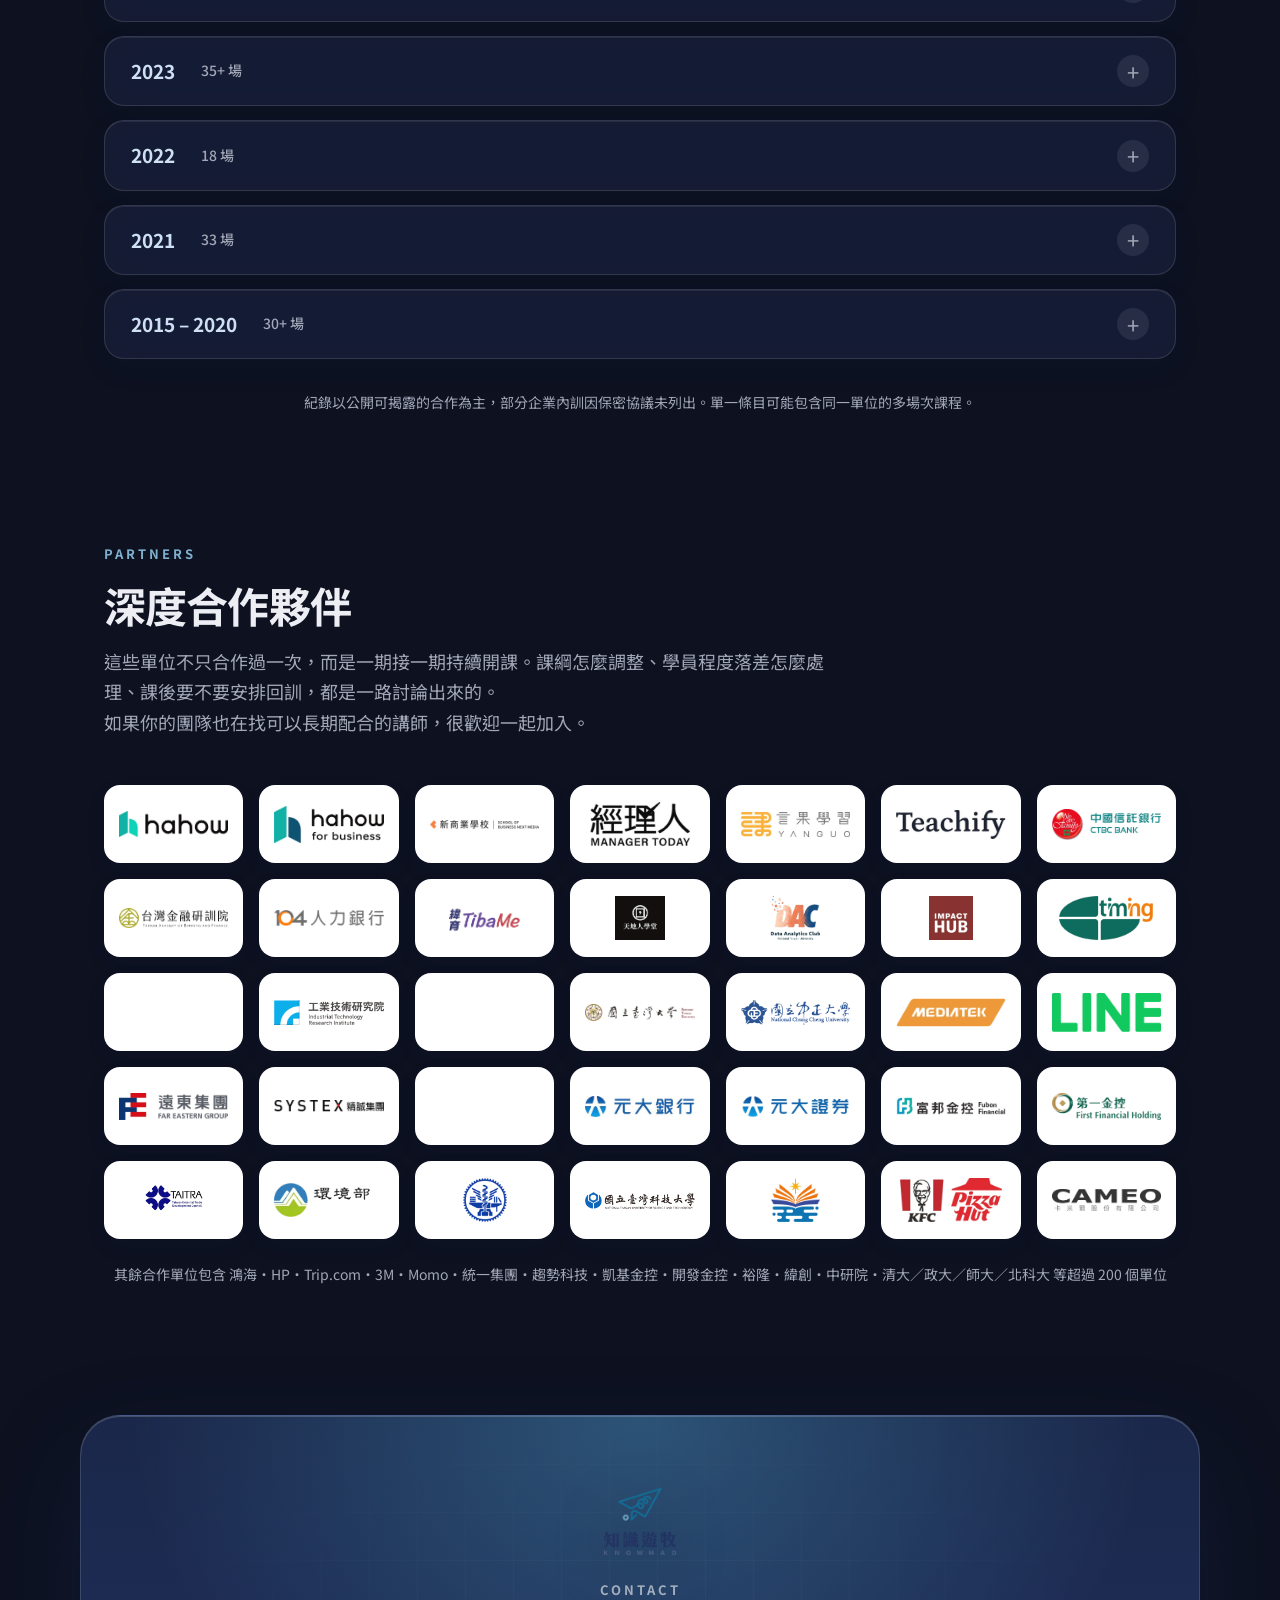
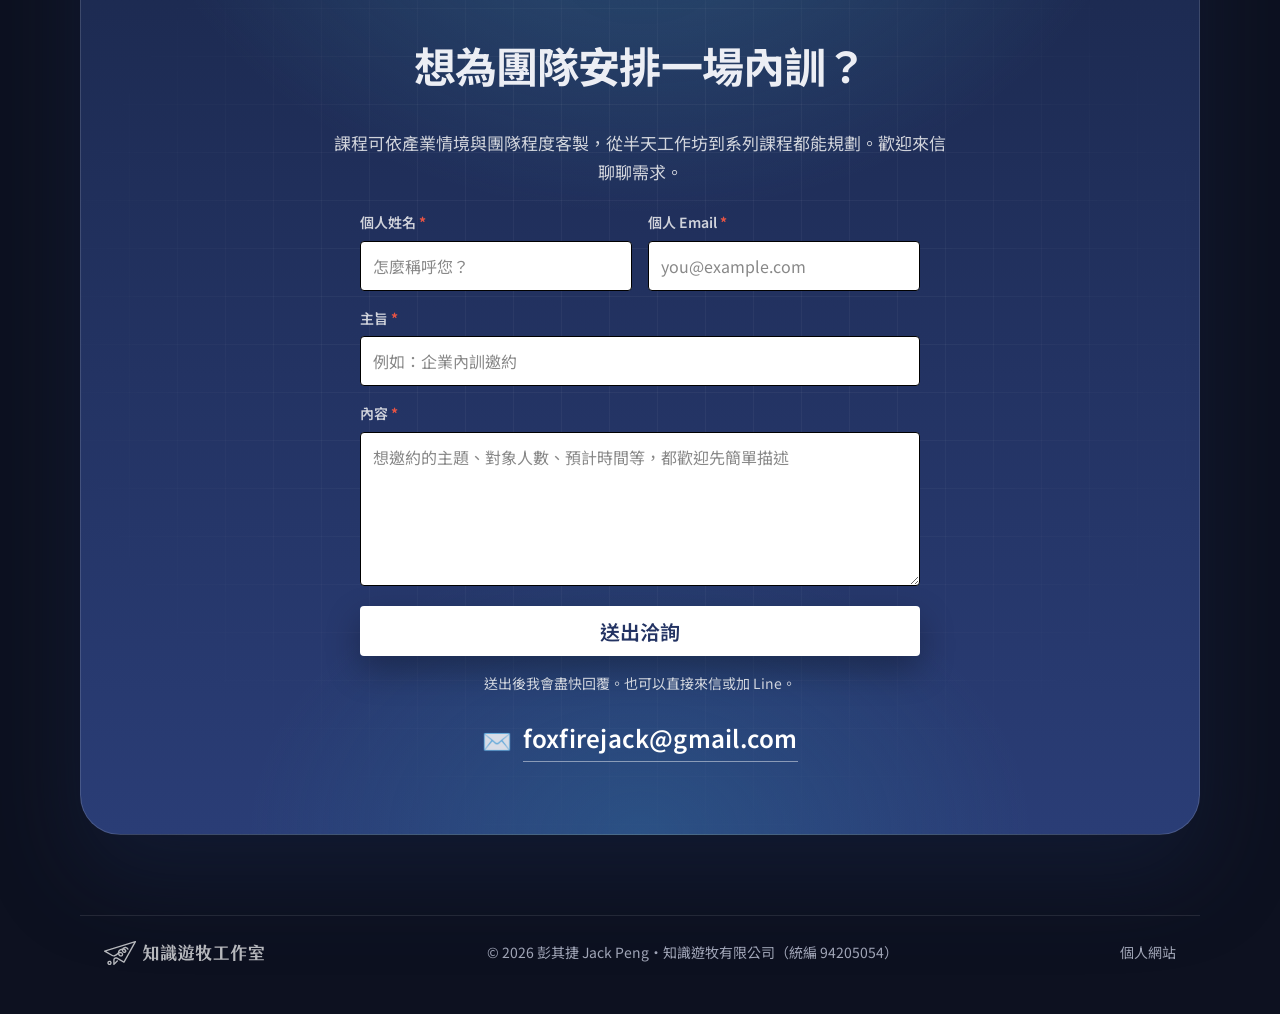
<file: teach/index.html>
<!doctype html>
<html lang="zh-Hant">
<head>
<meta charset="utf-8">
<link rel="icon" type="image/svg+xml" href="../favicon.svg">
<title>彭其捷 Jack Peng｜教學</title>
<meta http-equiv="refresh" content="0;url=/training.html">
<link rel="canonical" href="https://www.visualization.tw/training.html">
<script>location.replace("/training.html" + location.hash);</script>
</head>
<body>
<p>頁面已搬家，正在前往 <a href="/training.html">授課紀錄</a>…</p>
</body>
</html>
</file>
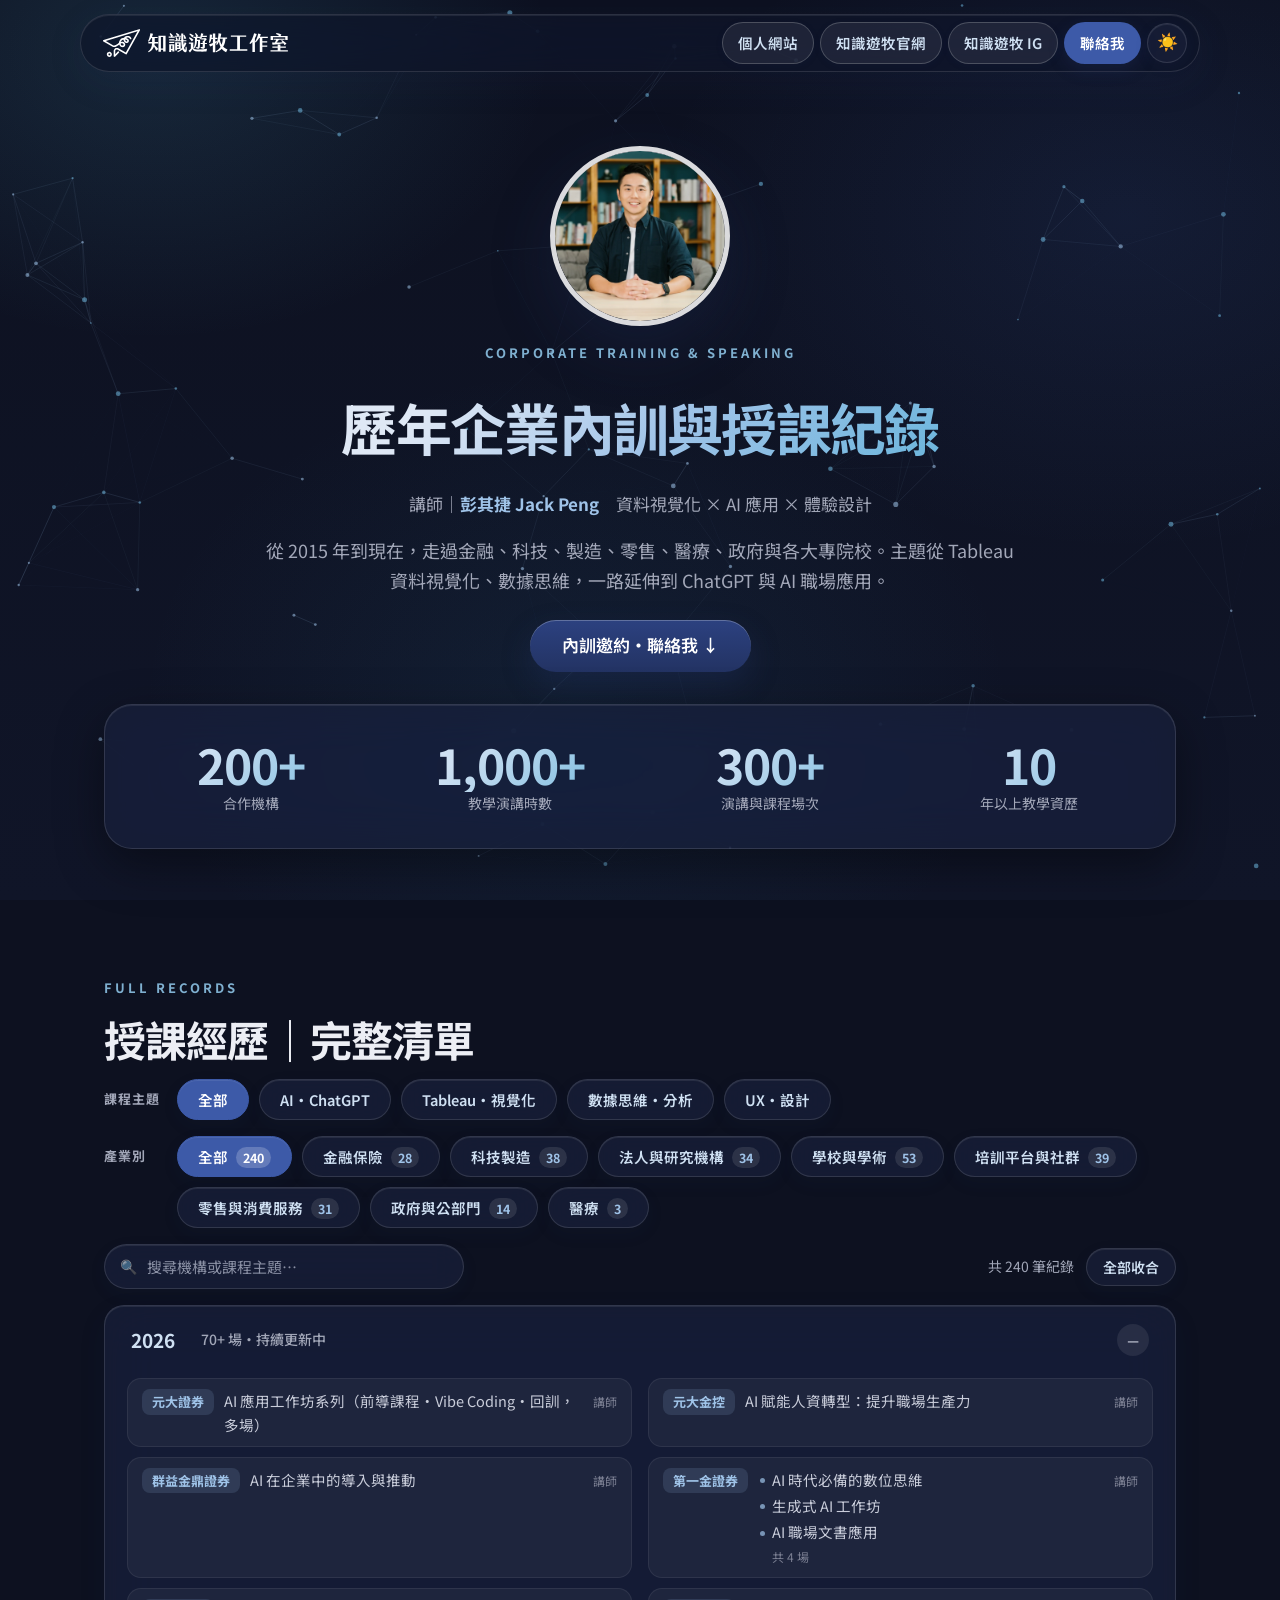
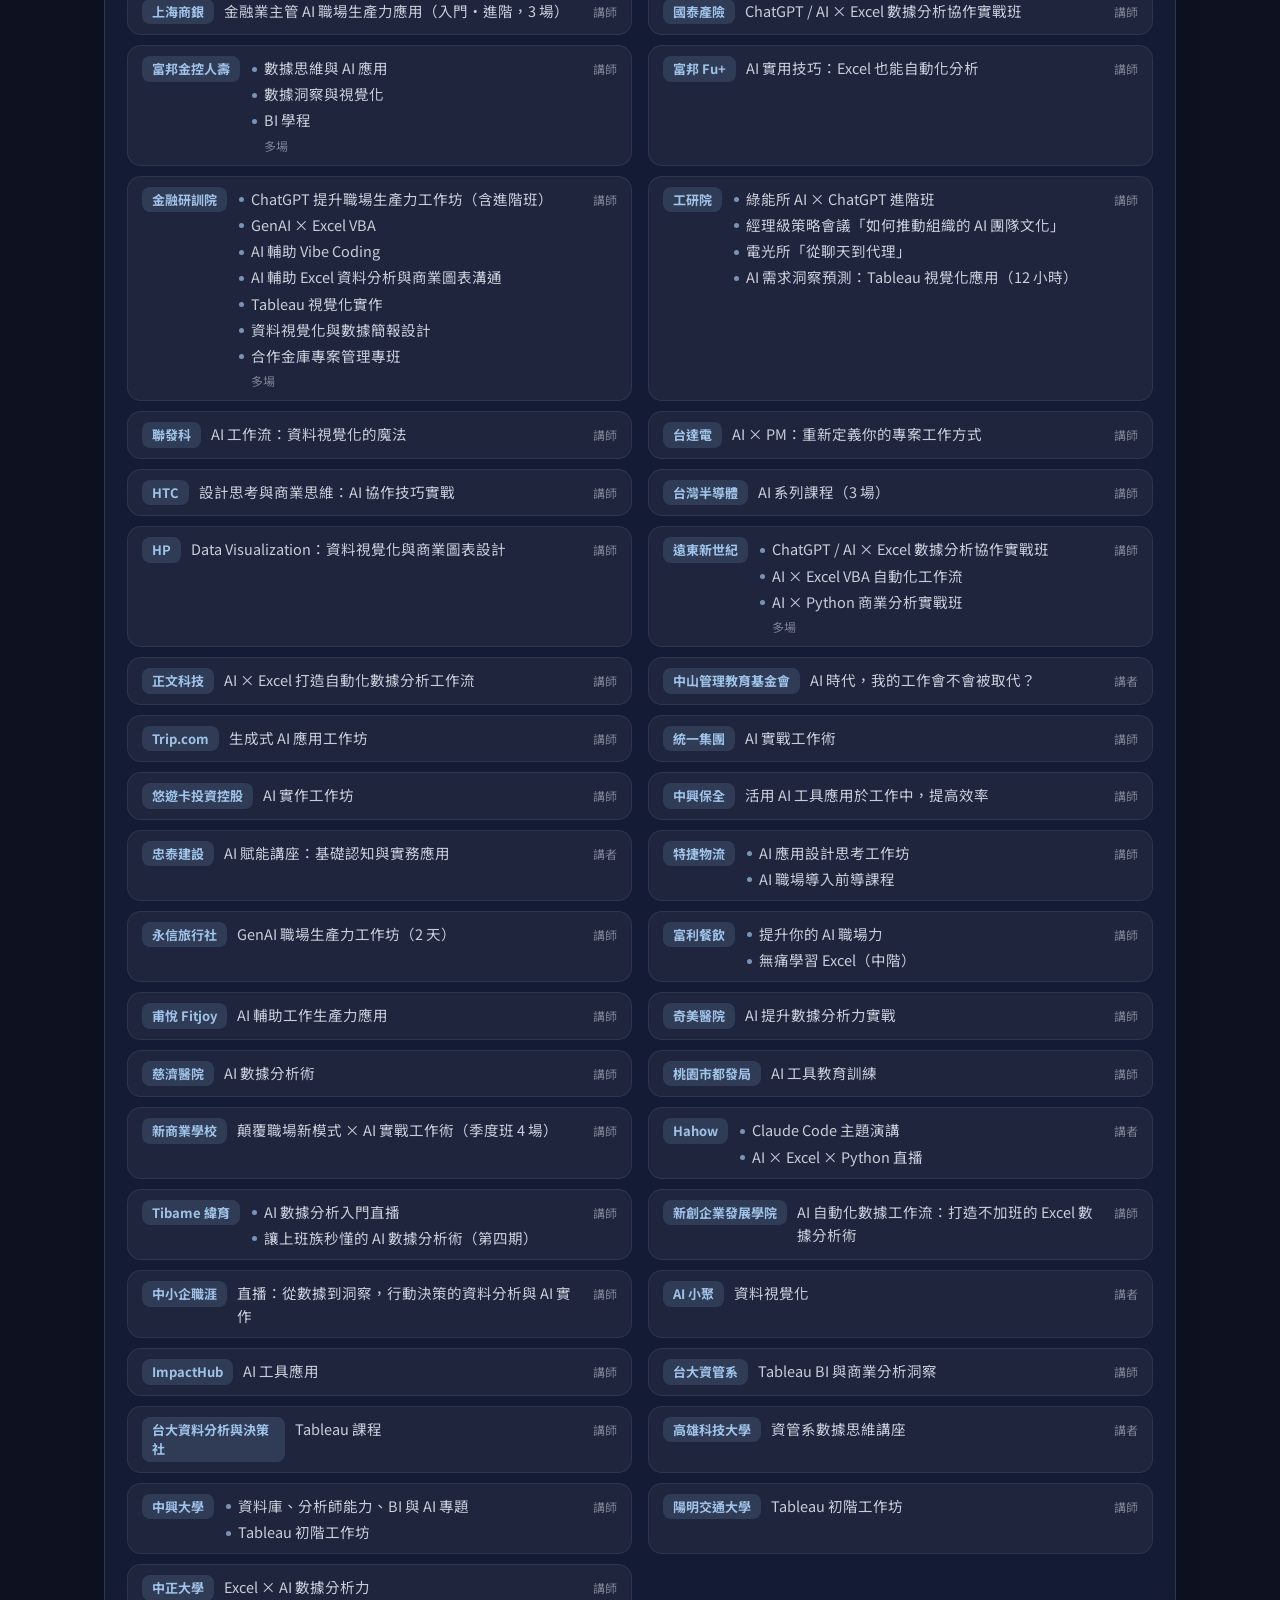
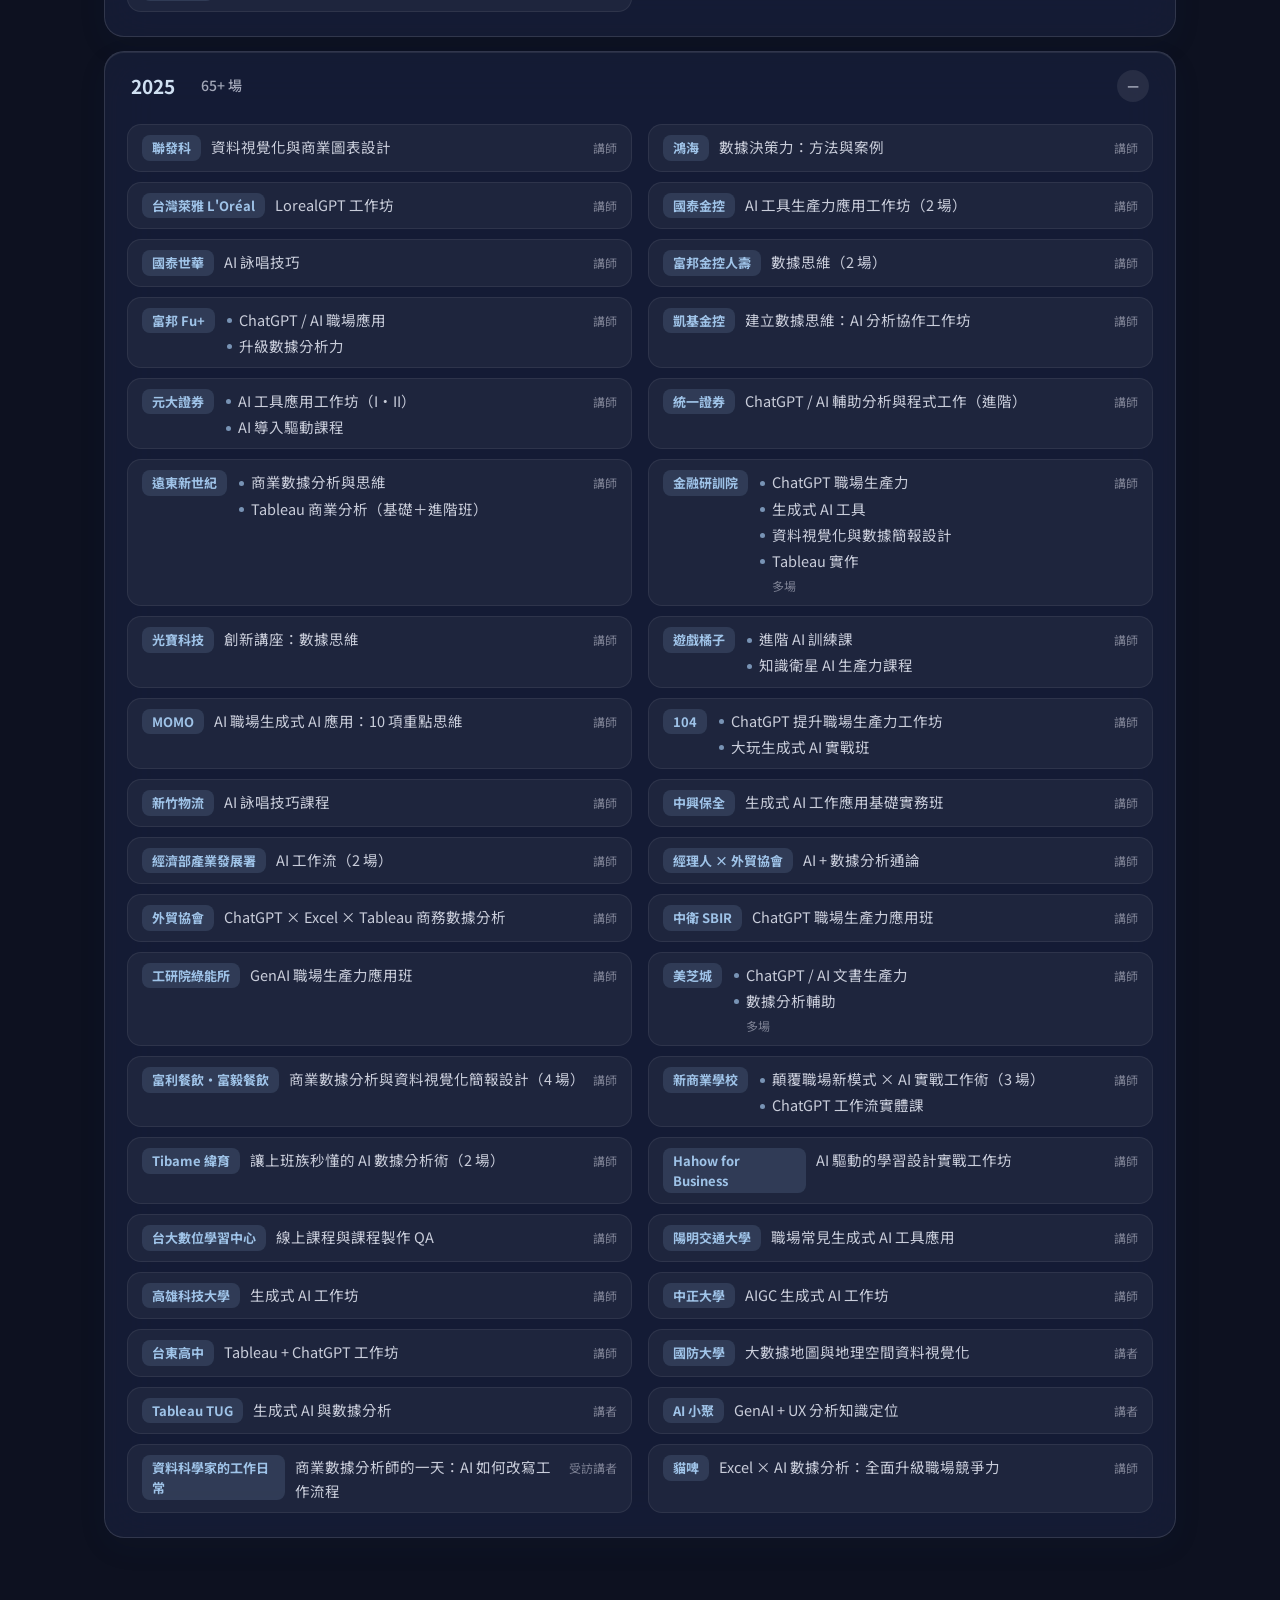
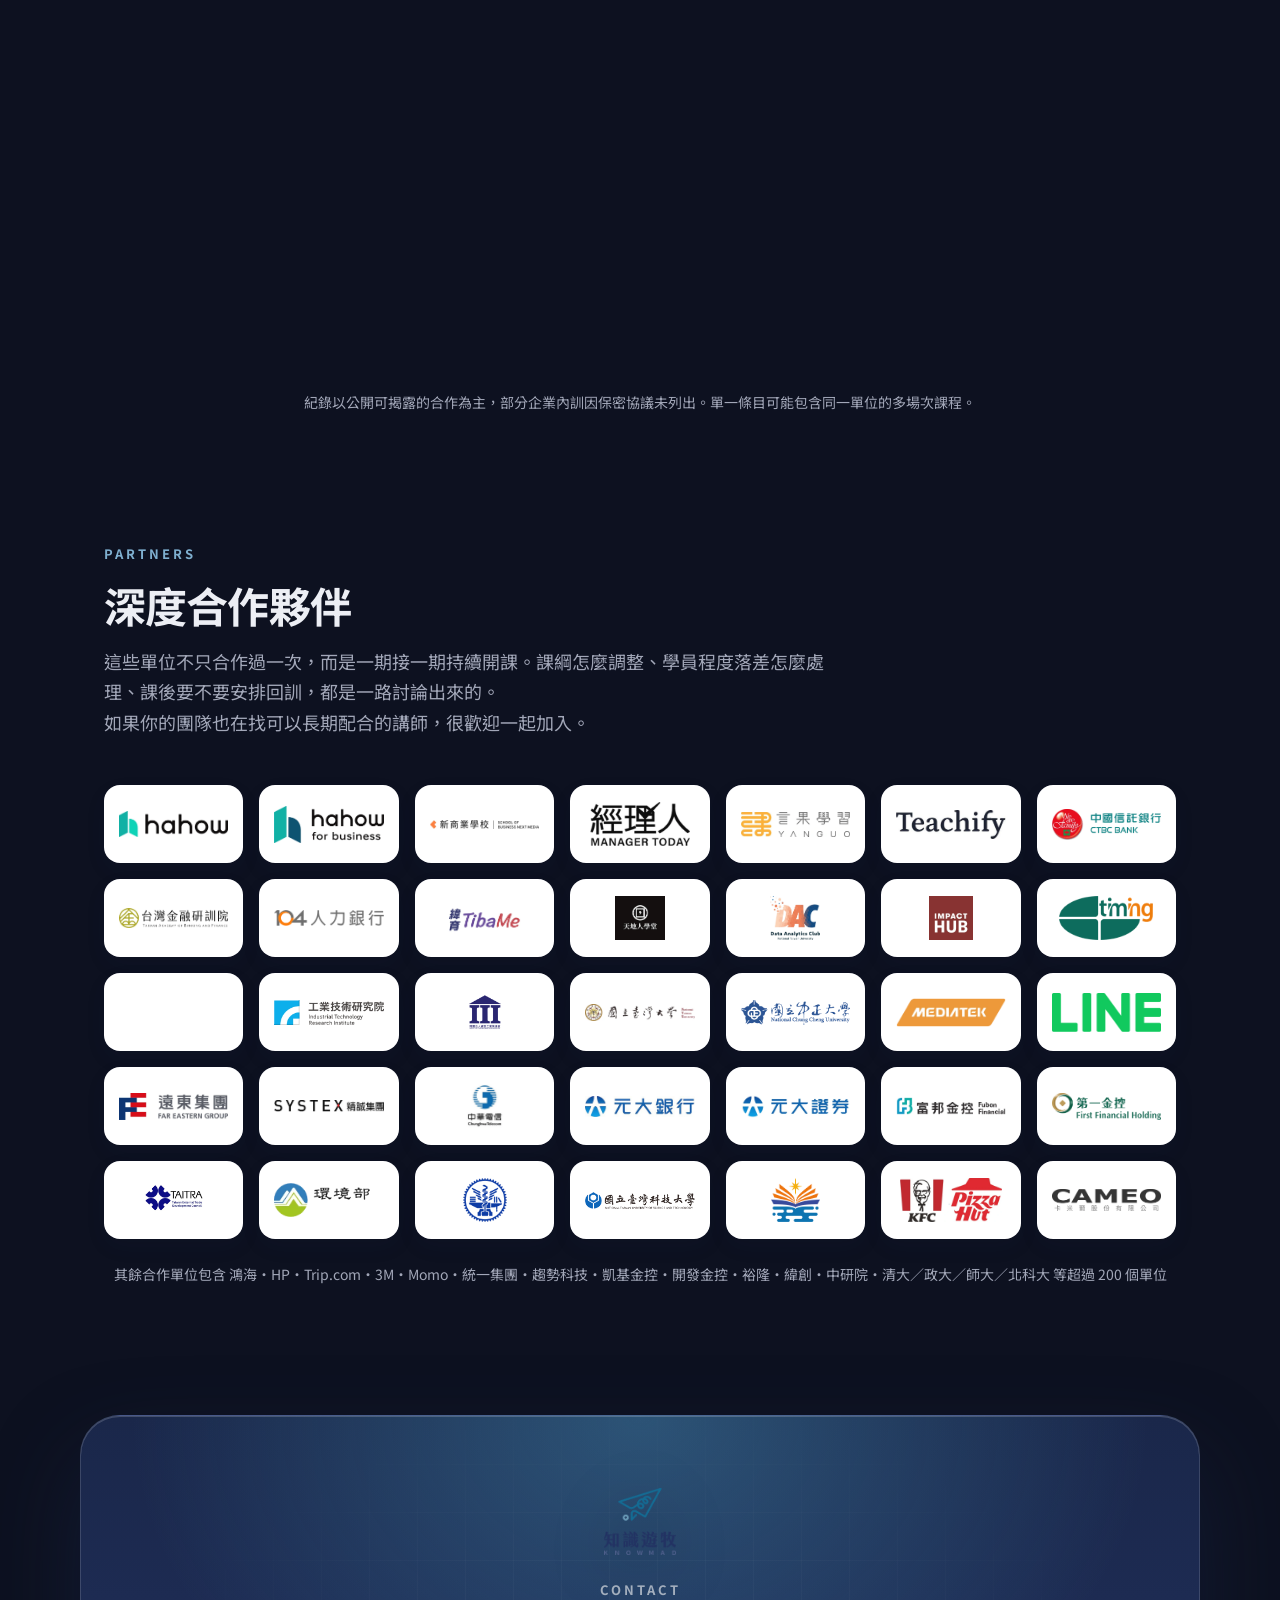
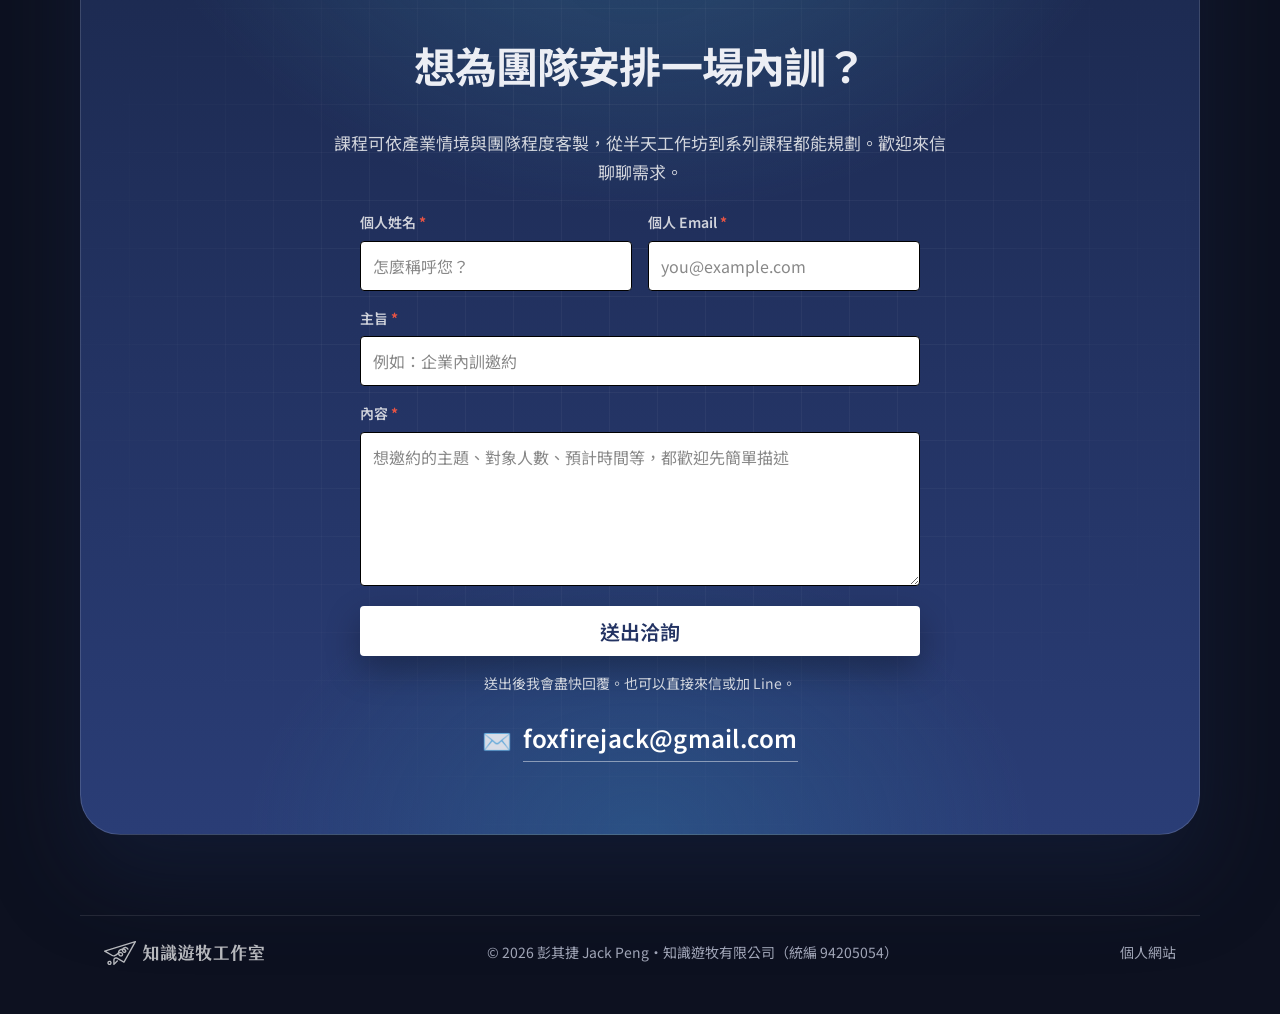
<file: training.html>
<!DOCTYPE html>
<html lang="zh-Hant">
<head>
<meta charset="UTF-8">
<meta name="viewport" content="width=device-width, initial-scale=1.0">
<!-- Google tag (gtag.js) -->
<script async src="https://www.googletagmanager.com/gtag/js?id=G-7SWWWJFQQ8"></script>
<script>
  window.dataLayer = window.dataLayer || [];
  function gtag(){dataLayer.push(arguments);}
  gtag('js', new Date());
  gtag('config', 'G-7SWWWJFQQ8');
</script>
<title>歷年企業內訓與授課紀錄｜彭其捷 Jack Peng</title>
<meta name="description" content="彭其捷（Jack Peng）2015 年至今的企業內訓、演講與課程完整紀錄：金融、科技、製造、醫療、政府與大專院校共 200+ 單位、300+ 場次。主題涵蓋 AI／ChatGPT 應用、Tableau 資料視覺化、數據思維與 UI/UX 設計。">
<link rel="canonical" href="https://www.visualization.tw/training.html">
<meta property="og:type" content="website">
<meta property="og:title" content="歷年企業內訓與授課紀錄｜彭其捷 Jack Peng">
<meta property="og:description" content="2015 年至今 200+ 合作單位、300+ 場企業內訓與演講的完整紀錄，可依主題與關鍵字查詢。">
<meta property="og:url" content="https://www.visualization.tw/training.html">
<meta property="og:image" content="https://www.visualization.tw/assets/og-image.jpg">
<meta property="og:locale" content="zh_TW">
<meta name="author" content="彭其捷 Jack Peng">
<meta name="robots" content="index, follow, max-snippet:-1, max-image-preview:large">
<meta name="twitter:card" content="summary_large_image">
<meta name="twitter:title" content="歷年企業內訓與授課紀錄｜彭其捷 Jack Peng">
<meta name="twitter:image" content="https://www.visualization.tw/assets/og-image.jpg">
<link rel="icon" type="image/svg+xml" href="favicon.svg">
<link rel="preconnect" href="https://fonts.googleapis.com">
<link rel="preconnect" href="https://fonts.gstatic.com" crossorigin>
<link href="https://fonts.googleapis.com/css2?family=Noto+Sans+TC:wght@400;500;600;700&display=swap" rel="stylesheet">
<script>
(function(){
  const saved = localStorage.getItem('theme');
  const theme = saved || 'dark';
  document.documentElement.setAttribute('data-theme', theme);
  addEventListener('DOMContentLoaded', () => {
    const btn = document.getElementById('theme-toggle');
    const sync = () => { btn.textContent = document.documentElement.getAttribute('data-theme') === 'dark' ? '☀️' : '🌙'; };
    sync();
    btn.addEventListener('click', () => {
      const next = document.documentElement.getAttribute('data-theme') === 'dark' ? 'light' : 'dark';
      document.documentElement.setAttribute('data-theme', next);
      localStorage.setItem('theme', next);
      sync();
      dispatchEvent(new Event('resize'));
    });
  });
})();
</script>
<link rel="stylesheet" href="assets/css/site.css?v=20261119b">
<script type="application/ld+json">
{
 "@context": "https://schema.org",
 "@graph": [
  {
   "@type": "WebPage",
   "@id": "https://www.visualization.tw/training.html#webpage",
   "url": "https://www.visualization.tw/training.html",
   "name": "歷年企業內訓與授課紀錄｜彭其捷 Jack Peng",
   "isPartOf": {
    "@id": "https://www.visualization.tw/#website"
   },
   "about": {
    "@id": "https://www.visualization.tw/#person"
   },
   "author": {
    "@id": "https://www.visualization.tw/#person"
   },
   "inLanguage": "zh-Hant",
   "dateModified": "2026-11-19T00:59:32+08:00",
   "description": "彭其捷 2015 年至今的企業內訓、演講與課程完整紀錄：金融、科技、製造、醫療、政府與大專院校 200+ 單位。主題涵蓋 AI／ChatGPT 應用、Tableau 資料視覺化、數據思維與 UI/UX 設計。"
  },
  {
   "@type": "BreadcrumbList",
   "itemListElement": [
    {
     "@type": "ListItem",
     "position": 1,
     "name": "首頁",
     "item": "https://www.visualization.tw/"
    },
    {
     "@type": "ListItem",
     "position": 2,
     "name": "歷年企業內訓與授課紀錄",
     "item": "https://www.visualization.tw/training.html"
    }
   ]
  }
 ]
}
</script>
</head>
<body>

<!-- ===== Nav ===== -->
<nav>
  <div class="container nav-inner">
    <a class="nav-logo" href="/" aria-label="知識遊牧工作室">
      <img class="nav-logo-wide" src="Logo/橫-知識遊牧工作室.svg" alt="知識遊牧工作室" onerror="this.onerror=null;this.src='Logo/Logo+Text-short.png'">
      <img class="nav-logo-sq" src="Logo/方-知識遊牧.png" alt="知識遊牧工作室" width="337" height="311">
    </a>
    <div class="nav-tools">
      <a class="nav-link" href="https://www.visualization.tw/" target="_blank" rel="noopener"><span class="lbl-full">個人網站</span><span class="lbl-short">個人站</span></a>
      <a class="nav-link" href="https://knowmad.tw/" target="_blank" rel="noopener"><span class="lbl-full">知識遊牧官網</span><span class="lbl-short">官網</span></a>
      <a class="nav-link" href="https://www.instagram.com/knowmad.tw/" target="_blank" rel="noopener"><span class="lbl-full">知識遊牧 IG</span><span class="lbl-short">IG</span></a>
      <a class="nav-link nav-link--cta" href="#contact">聯絡我</a>
      <button class="theme-toggle" id="theme-toggle" aria-label="切換深淺色模式">🌙</button>
    </div>
  </div>
</nav>

<!-- ===== 頁首 ===== -->
<header class="page-hero" id="top">
  <div class="container page-hero-inner">
    <img class="hero-avatar hero-avatar--sm" fetchpriority="high" src="assets/img/profile.webp" alt="彭其捷 Jack Peng" width="848" height="848">
    <div class="eyebrow">CORPORATE TRAINING &amp; SPEAKING</div>
    <h1 class="page-title">歷年企業內訓與授課紀錄</h1>
    <p class="page-teacher">講師｜<strong>彭其捷 Jack Peng</strong>　資料視覺化 × AI 應用 × 體驗設計</p>
    <p class="page-lead">從 2015 年到現在，走過金融、科技、製造、零售、醫療、政府與各大專院校。主題從 Tableau 資料視覺化、數據思維，一路延伸到 ChatGPT 與 AI 職場應用。</p>
    <div class="hero-actions">
      <a class="btn" href="#contact">內訓邀約・聯絡我 ↓</a>
    </div>
  </div>
</header>

<!-- ===== 數據總覽 ===== -->
<section style="padding-top:0">
  <div class="container">
    <div class="stats-row">
      <div class="stat"><div class="num">200+</div><div class="label">合作機構</div></div>
      <div class="stat"><div class="num">1,000+</div><div class="label">教學演講時數</div></div>
      <div class="stat"><div class="num">300+</div><div class="label">演講與課程場次</div></div>
      <div class="stat"><div class="num">10</div><div class="label">年以上教學資歷</div></div>
    </div>
  </div>
</section>

<!-- ===== 完整紀錄 ===== -->
<section id="records" style="padding-top:0">
  <div class="container">
    <div class="eyebrow">FULL RECORDS</div>
    <h2>授課經歷｜完整清單</h2>

    <div class="filter-group">
      <span class="filter-label">課程主題</span>
      <div class="tl-filters" id="tl-filters">
        <button class="tl-filter active" data-f="all">全部</button>
        <button class="tl-filter" data-f="ai">AI・ChatGPT</button>
        <button class="tl-filter" data-f="viz">Tableau・視覺化</button>
        <button class="tl-filter" data-f="data">數據思維・分析</button>
        <button class="tl-filter" data-f="ux">UX・設計</button>
      </div>
    </div>

    <div class="filter-group">
      <span class="filter-label">產業別</span>
      <div class="tl-filters" id="tl-industries"></div>
    </div>

    <div class="tl-toolbar">
      <div class="tl-search">
        <label class="sr-only" for="tl-q">搜尋機構或課程主題</label>
        <input id="tl-q" type="search" placeholder="搜尋機構或課程主題…" autocomplete="off">
      </div>
      <div class="tl-meta">
        <span class="tl-count" id="tl-count"></span>
        <button class="tl-toggle" id="tl-toggle" type="button">全部收合</button>
      </div>
    </div>

    <div id="timeline-wrap">
<!-- prerender:start（由 scripts/prerender-trainings.js 產生，請勿手改） -->
<details class="year-block" open><summary>2026<span class="count">70+ 場・持續更新中</span></summary><ul class="talk-list"><li data-ind="fin"><span class="tl-org">元大證券</span><span class="tl-topic">AI 應用工作坊系列（前導課程・Vibe Coding・回訓，多場）</span><span class="tl-role">講師</span></li><li data-ind="fin"><span class="tl-org">元大金控</span><span class="tl-topic">AI 賦能人資轉型：提升職場生產力</span><span class="tl-role">講師</span></li><li data-ind="fin"><span class="tl-org">群益金鼎證券</span><span class="tl-topic">AI 在企業中的導入與推動</span><span class="tl-role">講師</span></li><li data-ind="fin"><span class="tl-org">第一金證券</span><span class="tl-topic tl-multi"><span class="tl-sub">AI 時代必備的數位思維</span><span class="tl-sub">生成式 AI 工作坊</span><span class="tl-sub">AI 職場文書應用</span><span class="tl-note">共 4 場</span></span><span class="tl-role">講師</span></li><li data-ind="fin"><span class="tl-org">上海商銀</span><span class="tl-topic">金融業主管 AI 職場生產力應用（入門・進階，3 場）</span><span class="tl-role">講師</span></li><li data-ind="fin"><span class="tl-org">國泰產險</span><span class="tl-topic">ChatGPT / AI × Excel 數據分析協作實戰班</span><span class="tl-role">講師</span></li><li data-ind="fin"><span class="tl-org">富邦金控人壽</span><span class="tl-topic tl-multi"><span class="tl-sub">數據思維與 AI 應用</span><span class="tl-sub">數據洞察與視覺化</span><span class="tl-sub">BI 學程</span><span class="tl-note">多場</span></span><span class="tl-role">講師</span></li><li data-ind="fin"><span class="tl-org">富邦 Fu+</span><span class="tl-topic">AI 實用技巧：Excel 也能自動化分析</span><span class="tl-role">講師</span></li><li data-ind="inst"><span class="tl-org">金融研訓院</span><span class="tl-topic tl-multi"><span class="tl-sub">ChatGPT 提升職場生產力工作坊（含進階班）</span><span class="tl-sub">GenAI × Excel VBA</span><span class="tl-sub">AI 輔助 Vibe Coding</span><span class="tl-sub">AI 輔助 Excel 資料分析與商業圖表溝通</span><span class="tl-sub">Tableau 視覺化實作</span><span class="tl-sub">資料視覺化與數據簡報設計</span><span class="tl-sub">合作金庫專案管理專班</span><span class="tl-note">多場</span></span><span class="tl-role">講師</span></li><li data-ind="inst"><span class="tl-org">工研院</span><span class="tl-topic tl-multi"><span class="tl-sub">綠能所 AI × ChatGPT 進階班</span><span class="tl-sub">經理級策略會議「如何推動組織的 AI 團隊文化」</span><span class="tl-sub">電光所「從聊天到代理」</span><span class="tl-sub">AI 需求洞察預測：Tableau 視覺化應用（12 小時）</span></span><span class="tl-role">講師</span></li><li data-ind="tech"><span class="tl-org">聯發科</span><span class="tl-topic">AI 工作流：資料視覺化的魔法</span><span class="tl-role">講師</span></li><li data-ind="tech"><span class="tl-org">台達電</span><span class="tl-topic">AI × PM：重新定義你的專案工作方式</span><span class="tl-role">講師</span></li><li data-ind="tech"><span class="tl-org">HTC</span><span class="tl-topic">設計思考與商業思維：AI 協作技巧實戰</span><span class="tl-role">講師</span></li><li data-ind="tech"><span class="tl-org">台灣半導體</span><span class="tl-topic">AI 系列課程（3 場）</span><span class="tl-role">講師</span></li><li data-ind="tech"><span class="tl-org">HP</span><span class="tl-topic">Data Visualization：資料視覺化與商業圖表設計</span><span class="tl-role">講師</span></li><li data-ind="tech"><span class="tl-org">遠東新世紀</span><span class="tl-topic tl-multi"><span class="tl-sub">ChatGPT / AI × Excel 數據分析協作實戰班</span><span class="tl-sub">AI × Excel VBA 自動化工作流</span><span class="tl-sub">AI × Python 商業分析實戰班</span><span class="tl-note">多場</span></span><span class="tl-role">講師</span></li><li data-ind="tech"><span class="tl-org">正文科技</span><span class="tl-topic">AI × Excel 打造自動化數據分析工作流</span><span class="tl-role">講師</span></li><li data-ind="inst"><span class="tl-org">中山管理教育基金會</span><span class="tl-topic">AI 時代，我的工作會不會被取代？</span><span class="tl-role">講者</span></li><li data-ind="biz"><span class="tl-org">Trip.com</span><span class="tl-topic">生成式 AI 應用工作坊</span><span class="tl-role">講師</span></li><li data-ind="biz"><span class="tl-org">統一集團</span><span class="tl-topic">AI 實戰工作術</span><span class="tl-role">講師</span></li><li data-ind="fin"><span class="tl-org">悠遊卡投資控股</span><span class="tl-topic">AI 實作工作坊</span><span class="tl-role">講師</span></li><li data-ind="biz"><span class="tl-org">中興保全</span><span class="tl-topic">活用 AI 工具應用於工作中，提高效率</span><span class="tl-role">講師</span></li><li data-ind="biz"><span class="tl-org">忠泰建設</span><span class="tl-topic">AI 賦能講座：基礎認知與實務應用</span><span class="tl-role">講者</span></li><li data-ind="biz"><span class="tl-org">特捷物流</span><span class="tl-topic tl-multi"><span class="tl-sub">AI 應用設計思考工作坊</span><span class="tl-sub">AI 職場導入前導課程</span></span><span class="tl-role">講師</span></li><li data-ind="biz"><span class="tl-org">永信旅行社</span><span class="tl-topic">GenAI 職場生產力工作坊（2 天）</span><span class="tl-role">講師</span></li><li data-ind="biz"><span class="tl-org">富利餐飲</span><span class="tl-topic tl-multi"><span class="tl-sub">提升你的 AI 職場力</span><span class="tl-sub">無痛學習 Excel（中階）</span></span><span class="tl-role">講師</span></li><li data-ind="biz"><span class="tl-org">甫悅 Fitjoy</span><span class="tl-topic">AI 輔助工作生產力應用</span><span class="tl-role">講師</span></li><li data-ind="med"><span class="tl-org">奇美醫院</span><span class="tl-topic">AI 提升數據分析力實戰</span><span class="tl-role">講師</span></li><li data-ind="med"><span class="tl-org">慈濟醫院</span><span class="tl-topic">AI 數據分析術</span><span class="tl-role">講師</span></li><li data-ind="gov"><span class="tl-org">桃園市都發局</span><span class="tl-topic">AI 工具教育訓練</span><span class="tl-role">講師</span></li><li data-ind="learn"><span class="tl-org">新商業學校</span><span class="tl-topic">顛覆職場新模式 × AI 實戰工作術（季度班 4 場）</span><span class="tl-role">講師</span></li><li data-ind="learn"><span class="tl-org">Hahow</span><span class="tl-topic tl-multi"><span class="tl-sub">Claude Code 主題演講</span><span class="tl-sub">AI × Excel × Python 直播</span></span><span class="tl-role">講者</span></li><li data-ind="learn"><span class="tl-org">Tibame 緯育</span><span class="tl-topic tl-multi"><span class="tl-sub">AI 數據分析入門直播</span><span class="tl-sub">讓上班族秒懂的 AI 數據分析術（第四期）</span></span><span class="tl-role">講師</span></li><li data-ind="learn"><span class="tl-org">新創企業發展學院</span><span class="tl-topic">AI 自動化數據工作流：打造不加班的 Excel 數據分析術</span><span class="tl-role">講師</span></li><li data-ind="learn"><span class="tl-org">中小企職涯</span><span class="tl-topic">直播：從數據到洞察，行動決策的資料分析與 AI 實作</span><span class="tl-role">講師</span></li><li data-ind="learn"><span class="tl-org">AI 小聚</span><span class="tl-topic">資料視覺化</span><span class="tl-role">講者</span></li><li data-ind="learn"><span class="tl-org">ImpactHub</span><span class="tl-topic">AI 工具應用</span><span class="tl-role">講師</span></li><li data-ind="edu"><span class="tl-org">台大資管系</span><span class="tl-topic">Tableau BI 與商業分析洞察</span><span class="tl-role">講師</span></li><li data-ind="edu"><span class="tl-org">台大資料分析與決策社</span><span class="tl-topic">Tableau 課程</span><span class="tl-role">講師</span></li><li data-ind="edu"><span class="tl-org">高雄科技大學</span><span class="tl-topic">資管系數據思維講座</span><span class="tl-role">講者</span></li><li data-ind="edu"><span class="tl-org">中興大學</span><span class="tl-topic tl-multi"><span class="tl-sub">資料庫、分析師能力、BI 與 AI 專題</span><span class="tl-sub">Tableau 初階工作坊</span></span><span class="tl-role">講師</span></li><li data-ind="edu"><span class="tl-org">陽明交通大學</span><span class="tl-topic">Tableau 初階工作坊</span><span class="tl-role">講師</span></li><li data-ind="edu"><span class="tl-org">中正大學</span><span class="tl-topic">Excel × AI 數據分析力</span><span class="tl-role">講師</span></li></ul></details><details class="year-block" open><summary>2025<span class="count">65+ 場</span></summary><ul class="talk-list"><li data-ind="tech"><span class="tl-org">聯發科</span><span class="tl-topic">資料視覺化與商業圖表設計</span><span class="tl-role">講師</span></li><li data-ind="tech"><span class="tl-org">鴻海</span><span class="tl-topic">數據決策力：方法與案例</span><span class="tl-role">講師</span></li><li data-ind="biz"><span class="tl-org">台灣萊雅 L'Oréal</span><span class="tl-topic">LorealGPT 工作坊</span><span class="tl-role">講師</span></li><li data-ind="fin"><span class="tl-org">國泰金控</span><span class="tl-topic">AI 工具生產力應用工作坊（2 場）</span><span class="tl-role">講師</span></li><li data-ind="fin"><span class="tl-org">國泰世華</span><span class="tl-topic">AI 詠唱技巧</span><span class="tl-role">講師</span></li><li data-ind="fin"><span class="tl-org">富邦金控人壽</span><span class="tl-topic">數據思維（2 場）</span><span class="tl-role">講師</span></li><li data-ind="fin"><span class="tl-org">富邦 Fu+</span><span class="tl-topic tl-multi"><span class="tl-sub">ChatGPT / AI 職場應用</span><span class="tl-sub">升級數據分析力</span></span><span class="tl-role">講師</span></li><li data-ind="fin"><span class="tl-org">凱基金控</span><span class="tl-topic">建立數據思維：AI 分析協作工作坊</span><span class="tl-role">講師</span></li><li data-ind="fin"><span class="tl-org">元大證券</span><span class="tl-topic tl-multi"><span class="tl-sub">AI 工具應用工作坊（I・II）</span><span class="tl-sub">AI 導入驅動課程</span></span><span class="tl-role">講師</span></li><li data-ind="fin"><span class="tl-org">統一證券</span><span class="tl-topic">ChatGPT / AI 輔助分析與程式工作（進階）</span><span class="tl-role">講師</span></li><li data-ind="tech"><span class="tl-org">遠東新世紀</span><span class="tl-topic tl-multi"><span class="tl-sub">商業數據分析與思維</span><span class="tl-sub">Tableau 商業分析（基礎＋進階班）</span></span><span class="tl-role">講師</span></li><li data-ind="inst"><span class="tl-org">金融研訓院</span><span class="tl-topic tl-multi"><span class="tl-sub">ChatGPT 職場生產力</span><span class="tl-sub">生成式 AI 工具</span><span class="tl-sub">資料視覺化與數據簡報設計</span><span class="tl-sub">Tableau 實作</span><span class="tl-note">多場</span></span><span class="tl-role">講師</span></li><li data-ind="tech"><span class="tl-org">光寶科技</span><span class="tl-topic">創新講座：數據思維</span><span class="tl-role">講師</span></li><li data-ind="tech"><span class="tl-org">遊戲橘子</span><span class="tl-topic tl-multi"><span class="tl-sub">進階 AI 訓練課</span><span class="tl-sub">知識衛星 AI 生產力課程</span></span><span class="tl-role">講師</span></li><li data-ind="biz"><span class="tl-org">MOMO</span><span class="tl-topic">AI 職場生成式 AI 應用：10 項重點思維</span><span class="tl-role">講師</span></li><li data-ind="biz"><span class="tl-org">104</span><span class="tl-topic tl-multi"><span class="tl-sub">ChatGPT 提升職場生產力工作坊</span><span class="tl-sub">大玩生成式 AI 實戰班</span></span><span class="tl-role">講師</span></li><li data-ind="biz"><span class="tl-org">新竹物流</span><span class="tl-topic">AI 詠唱技巧課程</span><span class="tl-role">講師</span></li><li data-ind="biz"><span class="tl-org">中興保全</span><span class="tl-topic">生成式 AI 工作應用基礎實務班</span><span class="tl-role">講師</span></li><li data-ind="gov"><span class="tl-org">經濟部產業發展署</span><span class="tl-topic">AI 工作流（2 場）</span><span class="tl-role">講師</span></li><li data-ind="inst"><span class="tl-org">經理人 × 外貿協會</span><span class="tl-topic">AI + 數據分析通論</span><span class="tl-role">講師</span></li><li data-ind="inst"><span class="tl-org">外貿協會</span><span class="tl-topic">ChatGPT × Excel × Tableau 商務數據分析</span><span class="tl-role">講師</span></li><li data-ind="inst"><span class="tl-org">中衛 SBIR</span><span class="tl-topic">ChatGPT 職場生產力應用班</span><span class="tl-role">講師</span></li><li data-ind="inst"><span class="tl-org">工研院綠能所</span><span class="tl-topic">GenAI 職場生產力應用班</span><span class="tl-role">講師</span></li><li data-ind="biz"><span class="tl-org">美芝城</span><span class="tl-topic tl-multi"><span class="tl-sub">ChatGPT / AI 文書生產力</span><span class="tl-sub">數據分析輔助</span><span class="tl-note">多場</span></span><span class="tl-role">講師</span></li><li data-ind="biz"><span class="tl-org">富利餐飲・富毅餐飲</span><span class="tl-topic">商業數據分析與資料視覺化簡報設計（4 場）</span><span class="tl-role">講師</span></li><li data-ind="learn"><span class="tl-org">新商業學校</span><span class="tl-topic tl-multi"><span class="tl-sub">顛覆職場新模式 × AI 實戰工作術（3 場）</span><span class="tl-sub">ChatGPT 工作流實體課</span></span><span class="tl-role">講師</span></li><li data-ind="learn"><span class="tl-org">Tibame 緯育</span><span class="tl-topic">讓上班族秒懂的 AI 數據分析術（2 場）</span><span class="tl-role">講師</span></li><li data-ind="learn"><span class="tl-org">Hahow for Business</span><span class="tl-topic">AI 驅動的學習設計實戰工作坊</span><span class="tl-role">講師</span></li><li data-ind="edu"><span class="tl-org">台大數位學習中心</span><span class="tl-topic">線上課程與課程製作 QA</span><span class="tl-role">講師</span></li><li data-ind="edu"><span class="tl-org">陽明交通大學</span><span class="tl-topic">職場常見生成式 AI 工具應用</span><span class="tl-role">講師</span></li><li data-ind="edu"><span class="tl-org">高雄科技大學</span><span class="tl-topic">生成式 AI 工作坊</span><span class="tl-role">講師</span></li><li data-ind="edu"><span class="tl-org">中正大學</span><span class="tl-topic">AIGC 生成式 AI 工作坊</span><span class="tl-role">講師</span></li><li data-ind="edu"><span class="tl-org">台東高中</span><span class="tl-topic">Tableau + ChatGPT 工作坊</span><span class="tl-role">講師</span></li><li data-ind="edu"><span class="tl-org">國防大學</span><span class="tl-topic">大數據地圖與地理空間資料視覺化</span><span class="tl-role">講者</span></li><li data-ind="learn"><span class="tl-org">Tableau TUG</span><span class="tl-topic">生成式 AI 與數據分析</span><span class="tl-role">講者</span></li><li data-ind="learn"><span class="tl-org">AI 小聚</span><span class="tl-topic">GenAI + UX 分析知識定位</span><span class="tl-role">講者</span></li><li data-ind="learn"><span class="tl-org">資料科學家的工作日常</span><span class="tl-topic">商業數據分析師的一天：AI 如何改寫工作流程</span><span class="tl-role">受訪講者</span></li><li data-ind="biz"><span class="tl-org">貓啤</span><span class="tl-topic">Excel × AI 數據分析：全面升級職場競爭力</span><span class="tl-role">講師</span></li></ul></details><details class="year-block"><summary>2024<span class="count">65+ 場</span></summary><ul class="talk-list"><li data-ind="tech"><span class="tl-org">Line</span><span class="tl-topic">AI 輔助：資料視覺化＆商業圖表技巧</span><span class="tl-role">講師</span></li><li data-ind="fin"><span class="tl-org">統一證券</span><span class="tl-topic">AI 輔助執行數據分析</span><span class="tl-role">講師</span></li><li data-ind="tech"><span class="tl-org">遠東新世紀</span><span class="tl-topic">Tableau 商業分析入門實作（2 場）</span><span class="tl-role">講師</span></li><li data-ind="learn"><span class="tl-org">知識衛星</span><span class="tl-topic">AI 提升工作生產力</span><span class="tl-role">講師</span></li><li data-ind="learn"><span class="tl-org">言果學習</span><span class="tl-topic">人資體驗班：AI × ChatGPT 數據分析</span><span class="tl-role">講師</span></li><li data-ind="learn"><span class="tl-org">澳門 Tableau 課程</span><span class="tl-topic">地理資料視覺化</span><span class="tl-role">講師</span></li><li data-ind="tech"><span class="tl-org">3M</span><span class="tl-topic">ChatGPT 使用技巧</span><span class="tl-role">講師</span></li><li data-ind="fin"><span class="tl-org">富邦金控</span><span class="tl-topic">數據思維</span><span class="tl-role">講師</span></li><li data-ind="fin"><span class="tl-org">中國信託</span><span class="tl-topic">數據思維</span><span class="tl-role">講師</span></li><li data-ind="fin"><span class="tl-org">凱基金控</span><span class="tl-topic">Excel × AI 協作工作坊</span><span class="tl-role">講師</span></li><li data-ind="fin"><span class="tl-org">開發金控</span><span class="tl-topic">數據思維</span><span class="tl-role">講師</span></li><li data-ind="fin"><span class="tl-org">遠東商銀</span><span class="tl-topic">ChatGPT 資料分析演講</span><span class="tl-role">講師</span></li><li data-ind="inst"><span class="tl-org">工研院</span><span class="tl-topic">資料視覺化與 Tableau 實作培訓</span><span class="tl-role">講師</span></li><li data-ind="inst"><span class="tl-org">資策會</span><span class="tl-topic">AI 數據分析</span><span class="tl-role">講師</span></li><li data-ind="inst"><span class="tl-org">商研院</span><span class="tl-topic">ChatGPT 與生成式 AI</span><span class="tl-role">講師</span></li><li data-ind="inst"><span class="tl-org">金融研訓院</span><span class="tl-topic">ChatGPT 系列課程（公開班／數據分析／工作生產力）</span><span class="tl-role">講師</span></li><li data-ind="biz"><span class="tl-org">104</span><span class="tl-topic tl-multi"><span class="tl-sub">公開班 ChatGPT 課程</span><span class="tl-sub">104 Talks</span></span><span class="tl-role">講師</span></li><li data-ind="tech"><span class="tl-org">裕隆</span><span class="tl-topic">數據思維與 AI 輔助資料分析工作坊</span><span class="tl-role">講師</span></li><li data-ind="tech"><span class="tl-org">緯創</span><span class="tl-topic">ChatGPT × Excel 生產力 Level Up！</span><span class="tl-role">講師</span></li><li data-ind="tech"><span class="tl-org">精誠資訊</span><span class="tl-topic">數據思考工作坊</span><span class="tl-role">講師</span></li><li data-ind="tech"><span class="tl-org">士林電機</span><span class="tl-topic">視覺化分析圖表製作</span><span class="tl-role">講師</span></li><li data-ind="tech"><span class="tl-org">上銀科技</span><span class="tl-topic">Data Visualization／UX 與視覺化</span><span class="tl-role">講師</span></li><li data-ind="biz"><span class="tl-org">大潤發</span><span class="tl-topic">AI 工具輔助簡報製作</span><span class="tl-role">講師</span></li><li data-ind="biz"><span class="tl-org">大樹藥局</span><span class="tl-topic">AI × Excel 資料分析</span><span class="tl-role">講師</span></li><li data-ind="biz"><span class="tl-org">格上汽車</span><span class="tl-topic">ChatGPT 資料分析與視覺化工作坊</span><span class="tl-role">講師</span></li><li data-ind="gov"><span class="tl-org">台中市政府</span><span class="tl-topic">ChatGPT 工作生產力</span><span class="tl-role">講師</span></li><li data-ind="gov"><span class="tl-org">食藥署</span><span class="tl-topic">數據驅動決策：AI 與食藥衛生共舞</span><span class="tl-role">講師</span></li><li data-ind="gov"><span class="tl-org">國立公共資訊圖書館</span><span class="tl-topic">ChatGPT AI 輔助職場生產力實戰</span><span class="tl-role">講師</span></li><li data-ind="edu"><span class="tl-org">國立陽明交通大學</span><span class="tl-topic">Tableau 工作坊</span><span class="tl-role">講師</span></li><li data-ind="edu"><span class="tl-org">國立政治大學</span><span class="tl-topic">Tableau 課程</span><span class="tl-role">講師</span></li><li data-ind="edu"><span class="tl-org">國立清華大學</span><span class="tl-topic">資料科學社 Tableau</span><span class="tl-role">講師</span></li><li data-ind="edu"><span class="tl-org">國立臺灣師範大學</span><span class="tl-topic">Tableau Crash Course／資料視覺化</span><span class="tl-role">講師</span></li><li data-ind="edu"><span class="tl-org">臺北科技大學</span><span class="tl-topic">生成式 AI／數位治理／產業尖兵計畫</span><span class="tl-role">講師</span></li><li data-ind="edu"><span class="tl-org">中山大學</span><span class="tl-topic">Tableau 工作坊／AI 生圖教學</span><span class="tl-role">講師</span></li><li data-ind="edu"><span class="tl-org">高雄科技大學</span><span class="tl-topic">ChatGPT 工作坊</span><span class="tl-role">講師</span></li><li data-ind="edu"><span class="tl-org">東海大學</span><span class="tl-topic">AWS 雲創聚落</span><span class="tl-role">講師</span></li><li data-ind="edu"><span class="tl-org">雲林科技大學</span><span class="tl-topic">AIGC 競賽</span><span class="tl-role">評審</span></li><li data-ind="edu"><span class="tl-org">台大資料分析與決策社</span><span class="tl-topic">社課</span><span class="tl-role">導師</span></li><li data-ind="inst"><span class="tl-org">溫世仁基金會</span><span class="tl-topic">數據思維</span><span class="tl-role">講師</span></li><li data-ind="learn"><span class="tl-org">Alphacamp</span><span class="tl-topic">AI × 資料分析趨勢</span><span class="tl-role">講師</span></li><li data-ind="inst"><span class="tl-org">紡拓會</span><span class="tl-topic">ChatGPT 職場生產力 AI 工具應用</span><span class="tl-role">講師</span></li><li data-ind="inst"><span class="tl-org">台灣電路板協會</span><span class="tl-topic">ChatGPT 生產力應用</span><span class="tl-role">講師</span></li><li data-ind="inst"><span class="tl-org">中華人事主管協會</span><span class="tl-topic">ChatGPT 生產力應用</span><span class="tl-role">講師</span></li><li data-ind="inst"><span class="tl-org">人資協會</span><span class="tl-topic">ChatGPT</span><span class="tl-role">講師</span></li><li data-ind="tech"><span class="tl-org">信諾科技</span><span class="tl-topic">企業 AI 內訓</span><span class="tl-role">講師</span></li><li data-ind="biz"><span class="tl-org">甫悅 Fitjoy</span><span class="tl-topic">企業 AI 內訓</span><span class="tl-role">講師</span></li><li data-ind="tech"><span class="tl-org">亞福儲能</span><span class="tl-topic">企業 AI 內訓</span><span class="tl-role">講師</span></li><li data-ind="biz"><span class="tl-org">軒郁國際</span><span class="tl-topic">企業 AI 內訓</span><span class="tl-role">講師</span></li><li data-ind="tech"><span class="tl-org">復盛應用科技</span><span class="tl-topic">企業 AI 內訓</span><span class="tl-role">講師</span></li><li data-ind="biz"><span class="tl-org">台灣鐘紡化妝品</span><span class="tl-topic">企業 AI 內訓</span><span class="tl-role">講師</span></li></ul></details><details class="year-block"><summary>2023<span class="count">35+ 場</span></summary><ul class="talk-list"><li data-ind="inst"><span class="tl-org">中研院</span><span class="tl-topic">資料視覺化設計與 AI 整合技巧（2 場）</span><span class="tl-role">講師</span></li><li data-ind="biz"><span class="tl-org">藍鐘 Bluebell</span><span class="tl-topic">ChatGPT / AI Workshop（2 場）</span><span class="tl-role">講師</span></li><li data-ind="med"><span class="tl-org">IQVIA</span><span class="tl-topic">數據圖表簡報與 AI 輔助分析技巧</span><span class="tl-role">講師</span></li><li data-ind="biz"><span class="tl-org">LINE TAXI</span><span class="tl-topic">Tableau 延伸技巧與視覺化地圖製作</span><span class="tl-role">講師</span></li><li data-ind="inst"><span class="tl-org">金融研訓院</span><span class="tl-topic tl-multi"><span class="tl-sub">ChatGPT 職場生產力</span><span class="tl-sub">資料視覺化與數據簡報設計</span><span class="tl-sub">Tableau 實作</span><span class="tl-sub">UX 體驗設計</span><span class="tl-note">多場</span></span><span class="tl-role">講師</span></li><li data-ind="edu"><span class="tl-org">台科大</span><span class="tl-topic tl-multi"><span class="tl-sub">Tableau 課程</span><span class="tl-sub">UIUX &amp; Figma</span></span><span class="tl-role">講師</span></li><li data-ind="edu"><span class="tl-org">元智大學</span><span class="tl-topic">數據故事與資料視覺化</span><span class="tl-role">講師</span></li><li data-ind="edu"><span class="tl-org">中興大學</span><span class="tl-topic">視覺化數據分析 &amp; Canva 實作</span><span class="tl-role">講師</span></li><li data-ind="tech"><span class="tl-org">新博軟體</span><span class="tl-topic">Tableau 大數據視覺化與人類行為觀察</span><span class="tl-role">講師</span></li><li data-ind="learn"><span class="tl-org">澳門 Tableau 課程</span><span class="tl-topic">地理資料視覺化</span><span class="tl-role">講師</span></li><li data-ind="edu"><span class="tl-org">台大</span><span class="tl-topic">新生演講：數據故事與資料視覺化</span><span class="tl-role">講者</span></li><li data-ind="edu"><span class="tl-org">台大數據分析社</span><span class="tl-topic">Tableau 課程</span><span class="tl-role">講師</span></li><li data-ind="inst"><span class="tl-org">中衛發展中心</span><span class="tl-topic">AI 數據分析情境與視覺化協作技巧（2 場）</span><span class="tl-role">講師</span></li><li data-ind="tech"><span class="tl-org">上銀科技</span><span class="tl-topic">設計思考與 Web UX 體驗設計</span><span class="tl-role">講師</span></li><li data-ind="learn"><span class="tl-org">赫綵設計</span><span class="tl-topic">AI 工具輔助 UI/UX 設計流程</span><span class="tl-role">講師</span></li><li data-ind="inst"><span class="tl-org">資策會</span><span class="tl-topic">UIUX 原型工具設計</span><span class="tl-role">講師</span></li><li data-ind="learn"><span class="tl-org">經理人</span><span class="tl-topic">商業數據分析：建構數據分析基本功</span><span class="tl-role">講師</span></li><li data-ind="biz"><span class="tl-org">MOMO 集團</span><span class="tl-topic">資料視覺化應用</span><span class="tl-role">講師</span></li><li data-ind="tech"><span class="tl-org">趨勢科技</span><span class="tl-topic">資料視覺化與商業圖表</span><span class="tl-role">講師</span></li><li data-ind="fin"><span class="tl-org">富邦人壽</span><span class="tl-topic">數據思考技術工作坊</span><span class="tl-role">講師</span></li><li data-ind="tech"><span class="tl-org">裕隆集團</span><span class="tl-topic">Tableau 大數據工作坊／ChatGPT 工作坊</span><span class="tl-role">講師</span></li><li data-ind="tech"><span class="tl-org">精誠集團</span><span class="tl-topic">數據思考工作坊</span><span class="tl-role">帶領教練</span></li><li data-ind="inst"><span class="tl-org">資策會</span><span class="tl-topic">數據治理工作坊</span><span class="tl-role">講師</span></li><li data-ind="biz"><span class="tl-org">1111 人力銀行</span><span class="tl-topic">ChatGPT 與資料分析</span><span class="tl-role">講師</span></li><li data-ind="inst"><span class="tl-org">新創總會</span><span class="tl-topic">ChatGPT 工作的技術</span><span class="tl-role">講師</span></li><li data-ind="learn"><span class="tl-org">台灣資料科學社群</span><span class="tl-topic">ChatGPT 資料視覺化</span><span class="tl-role">講師</span></li><li data-ind="learn"><span class="tl-org">天地人學堂</span><span class="tl-topic">ChatGPT 資料視覺化／生產力應用</span><span class="tl-role">講師</span></li><li data-ind="learn"><span class="tl-org">新商業學校｜經理人</span><span class="tl-topic">數據思維</span><span class="tl-role">講師</span></li><li data-ind="edu"><span class="tl-org">政治大學</span><span class="tl-topic">Tableau Workshop</span><span class="tl-role">講師</span></li><li data-ind="edu"><span class="tl-org">中央大學</span><span class="tl-topic">Tableau 數據分析</span><span class="tl-role">講師</span></li><li data-ind="edu"><span class="tl-org">高雄科大</span><span class="tl-topic">Tableau／Google Looker Studio</span><span class="tl-role">講師</span></li></ul></details><details class="year-block"><summary>2022<span class="count">18 場</span></summary><ul class="talk-list"><li data-ind="tech"><span class="tl-org">Line 公司</span><span class="tl-topic">Tableau 視覺化技術</span><span class="tl-role">講師</span></li><li data-ind="gov"><span class="tl-org">台北捷運公司</span><span class="tl-topic">資料分析與視覺化技術</span><span class="tl-role">講師</span></li><li data-ind="tech"><span class="tl-org">中華電信</span><span class="tl-topic">資料視覺化與決策</span><span class="tl-role">講師</span></li><li data-ind="fin"><span class="tl-org">富邦銀行</span><span class="tl-topic">資料視覺化與商業圖表</span><span class="tl-role">講師</span></li><li data-ind="fin"><span class="tl-org">中信銀行</span><span class="tl-topic">資料視覺化與商業圖表</span><span class="tl-role">講師</span></li><li data-ind="tech"><span class="tl-org">趨勢科技</span><span class="tl-topic">資料視覺化與商業圖表</span><span class="tl-role">講師</span></li><li data-ind="tech"><span class="tl-org">裕隆日產公司</span><span class="tl-topic">Tableau 視覺化技術</span><span class="tl-role">講師</span></li><li data-ind="inst"><span class="tl-org">金融研訓院</span><span class="tl-topic">資料視覺化分析技術／商業數據分析</span><span class="tl-role">講師</span></li><li data-ind="inst"><span class="tl-org">ITI 外貿協會</span><span class="tl-topic">資料視覺化系列主題</span><span class="tl-role">講師</span></li><li data-ind="tech"><span class="tl-org">巨鷗科技</span><span class="tl-topic">UI/UX 系統介面設計／Figma</span><span class="tl-role">講師</span></li><li data-ind="learn"><span class="tl-org">巨匠 × 窩課</span><span class="tl-topic">Google Data Studio 實作課</span><span class="tl-role">講師</span></li><li data-ind="learn"><span class="tl-org">T大使</span><span class="tl-topic">商業數據分析</span><span class="tl-role">課程講師</span></li><li data-ind="learn"><span class="tl-org">新商業學校｜經理人</span><span class="tl-topic">Tableau 資料視覺化分析</span><span class="tl-role">講師</span></li><li data-ind="learn"><span class="tl-org">Hahow</span><span class="tl-topic">商業圖表製作</span><span class="tl-role">直播活動講師</span></li><li data-ind="edu"><span class="tl-org">台大數據分析社</span><span class="tl-topic">Tableau 課程</span><span class="tl-role">講師</span></li><li data-ind="learn"><span class="tl-org">Alphacamp</span><span class="tl-topic">數據思維直播活動</span><span class="tl-role">與談者</span></li></ul></details><details class="year-block"><summary>2021<span class="count">33 場</span></summary><ul class="talk-list"><li data-ind="learn"><span class="tl-org">AI 人工智慧學校（台北）</span><span class="tl-topic">專題講者</span></li><li data-ind="inst"><span class="tl-org">金融研訓院</span><span class="tl-topic">Fintech Taipei 2021／商業數據分析</span><span class="tl-role">講師</span></li><li data-ind="tech"><span class="tl-org">遠傳</span><span class="tl-topic">物聯網大數據分析</span><span class="tl-role">內訓講師</span></li><li data-ind="fin"><span class="tl-org">遠東商銀</span><span class="tl-topic">大數據預測技術</span><span class="tl-role">課程講師</span></li><li data-ind="tech"><span class="tl-org">中華電信</span><span class="tl-topic">資料視覺化與決策</span><span class="tl-role">講師</span></li><li data-ind="biz"><span class="tl-org">聯華食品</span><span class="tl-topic">Tableau 商業分析</span><span class="tl-role">內訓講師</span></li><li data-ind="fin"><span class="tl-org">集保結算所</span><span class="tl-topic">Tableau 進階課</span><span class="tl-role">講師</span></li><li data-ind="tech"><span class="tl-org">精誠集團</span><span class="tl-topic">數據思考工作坊</span><span class="tl-role">帶領教練</span></li><li data-ind="learn"><span class="tl-org">先行智庫</span><span class="tl-topic">商業數據分析</span><span class="tl-role">課程講師</span></li><li data-ind="inst"><span class="tl-org">資策會</span><span class="tl-topic">地方創生工作坊</span><span class="tl-role">設計思考講師</span></li><li data-ind="learn"><span class="tl-org">Tibame 緯育</span><span class="tl-topic">資料視覺化／UIUX</span><span class="tl-role">課程講師</span></li><li data-ind="learn"><span class="tl-org">天地人學堂</span><span class="tl-topic">Tableau／UI/UX/設計思考/Figma</span><span class="tl-role">課程講師</span></li><li data-ind="learn"><span class="tl-org">新商業學校</span><span class="tl-topic">Tableau 實作工作坊</span><span class="tl-role">講師</span></li><li data-ind="gov"><span class="tl-org">臺北市政府交通局</span><span class="tl-topic">數據分析與視覺化</span><span class="tl-role">專題講者</span></li><li data-ind="gov"><span class="tl-org">台北市政府消防局</span><span class="tl-topic">大數據分析與網站設計</span><span class="tl-role">課程講者</span></li><li data-ind="inst"><span class="tl-org">美國創新中心</span><span class="tl-topic">Tableau／數位與數據素養</span><span class="tl-role">講者</span></li><li data-ind="edu"><span class="tl-org">交通大學</span><span class="tl-topic">用斜槓開啟多元人生／資料視覺化與我們的生活</span><span class="tl-role">講者</span></li><li data-ind="edu"><span class="tl-org">台大數據分析社</span><span class="tl-topic">商業數據分析／Tableau 工作坊</span><span class="tl-role">講師</span></li><li data-ind="edu"><span class="tl-org">政大數據分析社</span><span class="tl-topic">商業數據分析／Tableau 工作坊</span><span class="tl-role">講師</span></li><li data-ind="edu"><span class="tl-org">成大數據分析社</span><span class="tl-topic">商業數據分析／Tableau 工作坊</span><span class="tl-role">講師</span></li><li data-ind="edu"><span class="tl-org">台大不一樣思考社</span><span class="tl-topic">Figma 設計工具</span><span class="tl-role">講師</span></li><li data-ind="edu"><span class="tl-org">逢甲大學</span><span class="tl-topic">資料視覺化系列</span><span class="tl-role">講者</span></li><li data-ind="edu"><span class="tl-org">台科大資管系</span><span class="tl-topic">資料視覺化系列</span><span class="tl-role">講者</span></li><li data-ind="edu"><span class="tl-org">長榮大學</span><span class="tl-topic">資料視覺化系列</span><span class="tl-role">講者</span></li><li data-ind="edu"><span class="tl-org">亞洲大學</span><span class="tl-topic">資料視覺化系列</span><span class="tl-role">講者</span></li><li data-ind="edu"><span class="tl-org">中央大學 ERP 中心</span><span class="tl-topic">資料視覺化系列</span><span class="tl-role">講者</span></li><li data-ind="gov"><span class="tl-org">青年職涯發展中心</span><span class="tl-topic">數據課程</span><span class="tl-role">講師</span></li><li data-ind="inst"><span class="tl-org">電腦公會</span><span class="tl-topic">資料視覺化</span><span class="tl-role">講者</span></li><li data-ind="biz"><span class="tl-org">優渥誌</span><span class="tl-topic">數據分析工具</span><span class="tl-role">專家受訪者</span></li></ul></details><details class="year-block"><summary>2015 – 2020<span class="count">30+ 場</span></summary><ul class="talk-list"><li data-ind="learn"><span class="tl-org">AI 人工智慧學校（台北）</span><span class="tl-topic">專題講者（2019–2020）</span></li><li data-ind="learn"><span class="tl-org">AI 人工智慧學校（新竹）</span><span class="tl-topic">專題講者（2019–2020）</span></li><li data-ind="learn"><span class="tl-org">AI 人工智慧學校（台中）</span><span class="tl-topic">專題講者（2019–2020）</span></li><li data-ind="learn"><span class="tl-org">AI 人工智慧學校（台南）</span><span class="tl-topic">專題講者（2019–2020）</span></li><li data-ind="learn"><span class="tl-org">天地人學堂</span><span class="tl-topic">資料視覺化與 Tableau 實作培訓（2019–2020）</span></li><li data-ind="inst"><span class="tl-org">工研院</span><span class="tl-topic">Tableau 工具教學・課程講師（2019）</span></li><li data-ind="gov"><span class="tl-org">衛福部食藥署</span><span class="tl-topic">大數據計畫委員（2019）</span></li><li data-ind="gov"><span class="tl-org">台南市政府</span><span class="tl-topic">資料視覺化競賽・評審委員（2019）</span></li><li data-ind="gov"><span class="tl-org">環保署</span><span class="tl-topic">Tableau 教育訓練・講師（2019）</span></li><li data-ind="gov"><span class="tl-org">高雄市政府</span><span class="tl-topic">大數據下的關鍵溝通（2019）／資料視覺化與體驗設計（2018）</span><span class="tl-role">講師</span></li><li data-ind="edu"><span class="tl-org">政治大學</span><span class="tl-topic">Tableau 與 GIS 課程・講師（2019）</span></li><li data-ind="edu"><span class="tl-org">台北醫學院</span><span class="tl-topic">碩士專班資料視覺化・課程講師（2019）</span></li><li data-ind="edu"><span class="tl-org">成功大學</span><span class="tl-topic">大數據與視覺化系列演講（2019–2020）</span></li><li data-ind="edu"><span class="tl-org">世新大學</span><span class="tl-topic">大數據與視覺化系列演講（2019–2020）</span></li><li data-ind="edu"><span class="tl-org">中原大學</span><span class="tl-topic">大數據與視覺化系列演講（2019–2020）</span></li><li data-ind="edu"><span class="tl-org">臺北科技大學</span><span class="tl-topic">大數據與視覺化系列演講（2019–2020）</span></li><li data-ind="edu"><span class="tl-org">東吳大學</span><span class="tl-topic">大數據與視覺化系列演講（2019–2020）</span></li><li data-ind="edu"><span class="tl-org">銘傳大學</span><span class="tl-topic">大數據與視覺化系列演講（2019–2020）</span></li><li data-ind="edu"><span class="tl-org">宜蘭大學</span><span class="tl-topic">大數據與視覺化系列演講（2019–2020）</span></li><li data-ind="inst"><span class="tl-org">外貿協會（台中）</span><span class="tl-topic">資料視覺化主題・邀請講師（2019）</span></li><li data-ind="inst"><span class="tl-org">外貿協會（新竹）</span><span class="tl-topic">資料視覺化主題・邀請講師（2019）</span></li><li data-ind="biz"><span class="tl-org">早起設計</span><span class="tl-topic">數據視覺化計畫・顧問（2019）</span></li><li data-ind="learn"><span class="tl-org">YOTTA</span><span class="tl-topic">設計思考 &amp;amp; UI &amp;amp; UX 線上課程・講師（2018）</span></li><li data-ind="biz"><span class="tl-org">KKday</span><span class="tl-topic">Tableau 視覺化軟體・企業內訓講師（2018）</span></li><li data-ind="edu"><span class="tl-org">清華大學</span><span class="tl-topic">AI 與體驗設計・講師（2018）</span></li><li data-ind="edu"><span class="tl-org">台大地理系</span><span class="tl-topic">大數據與視覺化・講師（2018）</span></li><li data-ind="tech"><span class="tl-org">美商 Adobe</span><span class="tl-topic">淺談設計思考 Design Thinking・對談講師（2018）</span></li><li data-ind="edu"><span class="tl-org">中原大學</span><span class="tl-topic">前端工程與 RWD 設計・課程講師（2018）</span></li><li data-ind="inst"><span class="tl-org">資料科學年會</span><span class="tl-topic">資料視覺化主題・Speaker（2017）</span></li><li data-ind="fin"><span class="tl-org">國泰集團</span><span class="tl-topic">資料視覺化 UX 設計・企業內訓講師（2017）</span></li><li data-ind="gov"><span class="tl-org">台灣鐵路局</span><span class="tl-topic">新興科技與 UX・企業內訓講師（2017）</span></li><li data-ind="inst"><span class="tl-org">玉山科技論壇</span><span class="tl-topic">團隊對談講師（2017）</span></li><li data-ind="tech"><span class="tl-org">科智公司</span><span class="tl-topic">資料視覺化・企業內訓講師（2015）</span></li></ul></details>
<!-- prerender:end -->
</div>
    <div class="tl-empty" id="tl-empty">找不到符合的紀錄，換個關鍵字試試看。</div>

    <script src="assets/data/trainings.js"></script>
    <script src="assets/js/trainings.js"></script>
    <script>
      (function(){
        const wrap = document.getElementById('timeline-wrap');
        Trainings.renderTimeline(wrap, window.TRAINING_DATA, {openYears: ['2026', '2025']});
        Trainings.renderIndustryFilters(document.getElementById('tl-industries'), window.TRAINING_DATA);
        Trainings.initFilters(wrap, {
          industryButtons: '#tl-industries .tl-filter',
          searchInput: document.getElementById('tl-q'),
          counter: document.getElementById('tl-count'),
          empty: document.getElementById('tl-empty')
        });
        const toggle = document.getElementById('tl-toggle');
        toggle.addEventListener('click', () => {
          const blocks = Array.from(wrap.querySelectorAll('details.year-block'))
            .filter(b => b.style.display !== 'none');
          const collapse = blocks.some(b => b.open);
          blocks.forEach(b => { b.open = !collapse; });
          toggle.textContent = collapse ? '全部展開' : '全部收合';
        });
      })();
    </script>

    <p class="logo-more" style="margin-top:var(--spacing--50)">紀錄以公開可揭露的合作為主，部分企業內訓因保密協議未列出。單一條目可能包含同一單位的多場次課程。</p>
  </div>
</section>

<!-- ===== 合作單位 ===== -->
<section class="section-alt">
  <div class="container">
    <div class="eyebrow">PARTNERS</div>
    <h2>深度合作夥伴</h2>
    <p class="section-lead">這些單位不只合作過一次，而是一期接一期持續開課。課綱怎麼調整、學員程度落差怎麼處理、課後要不要安排回訓，都是一路討論出來的。<br>如果你的團隊也在找可以長期配合的講師，很歡迎一起加入。</p>
    <div class="logo-wall">
      <div class="logo-cell" data-name="Hahow" title="Hahow"><img loading="lazy" decoding="async" src="assets/logos/hahow.webp" alt="Hahow" width="500" height="118"></div>
      <div class="logo-cell" data-name="Hahow for Business" title="Hahow for Business"><img loading="lazy" decoding="async" src="assets/logos/hahow-business.webp" alt="Hahow for Business" width="520" height="174"></div>
      <div class="logo-cell" data-name="新商業學校" title="新商業學校"><img loading="lazy" decoding="async" src="assets/logos/bschool.webp" alt="新商業學校" width="520" height="40"></div>
      <div class="logo-cell" data-name="經理人" title="經理人"><img loading="lazy" decoding="async" src="assets/logos/managertoday.webp" alt="經理人 Manager Today" width="520" height="229"></div>
      <div class="logo-cell" data-name="言果學習" title="言果學習"><img loading="lazy" decoding="async" src="assets/logos/yanguo.webp" alt="言果學習" width="520" height="117"></div>
      <div class="logo-cell" data-name="Teachify" title="Teachify"><img loading="lazy" decoding="async" src="assets/logos/teachify.webp" alt="Teachify" width="520" height="138"></div>
      <div class="logo-cell" data-name="中國信託銀行" title="中國信託銀行"><img loading="lazy" decoding="async" src="assets/logos/ctbc.webp" alt="中國信託銀行" width="500" height="143"></div>
      <div class="logo-cell" data-name="台灣金融研訓院" title="台灣金融研訓院"><img loading="lazy" decoding="async" src="assets/logos/tabf.webp" alt="台灣金融研訓院" width="526" height="96"></div>
      <div class="logo-cell" data-name="104 人力銀行" title="104 人力銀行"><img loading="lazy" decoding="async" src="assets/logos/104.webp" alt="104 人力銀行" width="500" height="73"></div>
      <div class="logo-cell" data-name="緯育 TibaMe" title="緯育 TibaMe"><img loading="lazy" decoding="async" src="assets/logos/tibame.webp" alt="緯育 TibaMe" width="601" height="361"></div>
      <div class="logo-cell" data-name="天地人學堂" title="天地人學堂"><img loading="lazy" decoding="async" src="assets/logos/tiandiren.webp" alt="天地人學堂" width="238" height="212"></div>
      <div class="logo-cell" data-name="台大資料分析與決策社" title="台大資料分析與決策社"><img loading="lazy" decoding="async" src="assets/logos/ntudac.webp" alt="台大資料分析與決策社" width="500" height="439"></div>
      <div class="logo-cell" data-name="Impact Hub" title="Impact Hub"><img loading="lazy" decoding="async" src="assets/logos/impacthub.webp" alt="Impact Hub" width="240" height="240"></div>
      <div class="logo-cell" data-name="太毅國際顧問" title="太毅國際顧問"><img loading="lazy" decoding="async" src="assets/logos/timing.webp" alt="太毅國際顧問" width="500" height="233"></div>
      <div class="logo-cell" data-name="國泰集團" title="國泰集團"><img loading="lazy" decoding="async" src="assets/logos/cathay.webp" alt="國泰集團" width="720" height="720"></div>
      <div class="logo-cell" data-name="工業技術研究院" title="工業技術研究院"><img loading="lazy" decoding="async" src="assets/logos/itri.webp" alt="工業技術研究院" width="720" height="167"></div>
      <div class="logo-cell" data-name="資策會" title="資策會"><img loading="lazy" decoding="async" src="assets/logos/iii.webp" alt="資策會" width="600" height="600"></div>
      <div class="logo-cell" data-name="國立臺灣大學" title="國立臺灣大學"><img loading="lazy" decoding="async" src="assets/logos/ntu.webp" alt="國立臺灣大學" width="500" height="78"></div>
      <div class="logo-cell" data-name="國立中正大學" title="國立中正大學"><img loading="lazy" decoding="async" src="assets/logos/ccu.webp" alt="國立中正大學" width="334" height="78"></div>
      <div class="logo-cell" data-name="聯發科 MediaTek" title="聯發科 MediaTek"><img loading="lazy" decoding="async" src="assets/logos/mediatek.webp" alt="聯發科 MediaTek" width="500" height="131"></div>
      <div class="logo-cell" data-name="LINE" title="LINE"><img loading="lazy" decoding="async" src="assets/logos/line.webp" alt="LINE" width="500" height="176"></div>
      <div class="logo-cell" data-name="遠東集團" title="遠東集團"><img loading="lazy" decoding="async" src="assets/logos/feg.webp" alt="遠東集團" width="520" height="129"></div>
      <div class="logo-cell" data-name="精誠集團 SYSTEX" title="精誠集團 SYSTEX"><img loading="lazy" decoding="async" src="assets/logos/systex.webp" alt="精誠集團 SYSTEX" width="520" height="57"></div>
      <div class="logo-cell" data-name="中華電信" title="中華電信"><img loading="lazy" decoding="async" src="assets/logos/cht.webp" alt="中華電信" width="720" height="720"></div>
      <div class="logo-cell" data-name="元大銀行" title="元大銀行"><img loading="lazy" decoding="async" src="assets/logos/yuantabank.webp" alt="元大銀行" width="520" height="99"></div>
      <div class="logo-cell" data-name="元大證券" title="元大證券"><img loading="lazy" decoding="async" src="assets/logos/yuantasec.webp" alt="元大證券" width="520" height="110"></div>
      <div class="logo-cell" data-name="富邦金控" title="富邦金控"><img loading="lazy" decoding="async" src="assets/logos/fubon.webp" alt="富邦金控 Fubon Financial" width="520" height="85"></div>
      <div class="logo-cell" data-name="第一金證券" title="第一金證券"><img loading="lazy" decoding="async" src="assets/logos/firstsec.webp" alt="第一金證券" width="500" height="123"></div>
      <div class="logo-cell" data-name="外貿協會 TAITRA" title="外貿協會 TAITRA"><img loading="lazy" decoding="async" src="assets/logos/taitra.webp" alt="外貿協會 TAITRA" width="500" height="344"></div>
      <div class="logo-cell" data-name="環境部" title="環境部"><img loading="lazy" decoding="async" src="assets/logos/moenv.webp" alt="環境部" width="278" height="86"></div>
      <div class="logo-cell" data-name="國立陽明交通大學" title="國立陽明交通大學"><img loading="lazy" decoding="async" src="assets/logos/nycu.webp" alt="國立陽明交通大學" width="500" height="500"></div>
      <div class="logo-cell" data-name="國立臺灣科技大學" title="國立臺灣科技大學"><img loading="lazy" decoding="async" src="assets/logos/ntust.webp" alt="國立臺灣科技大學" width="401" height="64"></div>
      <div class="logo-cell" data-name="國立高雄科技大學" title="國立高雄科技大學"><img loading="lazy" decoding="async" src="assets/logos/nkust.webp" alt="國立高雄科技大學" width="500" height="456"></div>
      <div class="logo-cell" data-name="富利餐飲 KFC・必勝客" title="富利餐飲 KFC・必勝客"><img loading="lazy" decoding="async" src="assets/logos/fuli.webp" alt="富利餐飲（肯德基・必勝客）" width="520" height="224"></div>
      <div class="logo-cell" data-name="卡米爾 CAMEO" title="卡米爾 CAMEO"><img loading="lazy" decoding="async" src="assets/logos/cameo.webp" alt="卡米爾 CAMEO" width="520" height="103"></div>
    </div>
    <p class="logo-more">其餘合作單位包含 鴻海・HP・Trip.com・3M・Momo・統一集團・趨勢科技・凱基金控・開發金控・裕隆・緯創・中研院・清大／政大／師大／北科大 等超過 200 個單位</p>
  </div>
</section>

<!-- ===== 邀約 ===== -->
<section class="contact" id="contact">
  <div class="container contact-inner">
    <img src="Logo/方-知識遊牧.png" alt="知識遊牧工作室" style="width:72px;filter:drop-shadow(0 12px 32px rgba(0,0,0,.35))" width="337" height="311">
    <div class="eyebrow" style="color:rgba(246,246,246,.6)">CONTACT</div>
    <h2>想為團隊安排一場內訓？</h2>
    <p>課程可依產業情境與團隊程度客製，從半天工作坊到系列課程都能規劃。歡迎來信聊聊需求。</p>
    <form class="contact-form" id="contact-form" novalidate>
      <div class="contact-form-row">
        <div class="contact-field">
          <label for="cf-name">個人姓名 <b>*</b></label>
          <input id="cf-name" name="name" type="text" required maxlength="50" autocomplete="name" placeholder="怎麼稱呼您？">
        </div>
        <div class="contact-field">
          <label for="cf-email">個人 Email <b>*</b></label>
          <input id="cf-email" name="email" type="email" required maxlength="100" autocomplete="email" placeholder="you@example.com">
        </div>
      </div>
      <div class="contact-field">
        <label for="cf-subject">主旨 <b>*</b></label>
        <input id="cf-subject" name="subject" type="text" required maxlength="120" placeholder="例如：企業內訓邀約">
      </div>
      <div class="contact-field">
        <label for="cf-content">內容 <b>*</b></label>
        <textarea id="cf-content" name="content" required maxlength="3000" rows="5" placeholder="想邀約的主題、對象人數、預計時間等，都歡迎先簡單描述"></textarea>
      </div>
      <input class="cf-hp" name="website" type="text" tabindex="-1" autocomplete="off" aria-hidden="true">
      <button class="contact-submit" type="submit">送出洽詢</button>
      <p class="contact-form-note" role="status" aria-live="polite">送出後我會盡快回覆。也可以直接來信或加 Line。</p>
    </form>
    <p class="contact-mail">✉️ <a href="mailto:foxfirejack@gmail.com" data-copy="foxfirejack@gmail.com" title="點一下複製 Email">foxfirejack@gmail.com</a></p>
  </div>
</section>

<!-- ===== Footer ===== -->
<footer>
  <div class="container footer-inner">
    <img src="Logo/橫-知識遊牧工作室.svg" alt="知識遊牧工作室" onerror="this.onerror=null;this.src='Logo/Logo+Text-short.png'">
    <span>© 2026 彭其捷 Jack Peng・知識遊牧有限公司（統編 94205054）</span>
    <span><a href="https://www.visualization.tw/" target="_blank" rel="noopener">個人網站</a></span>
  </div>
</footer>

<canvas id="particles" aria-hidden="true"></canvas>
<script src="assets/js/site-fx.js?v=20260823c"></script>
<script src="assets/js/contact-form.js?v=20260901c"></script>
</body>
</html>
</file>
<file: assets/css/site.css>
:root{
  --text:#141418;
  --text-secondary:#4b4b54;
  --bg:#f5f5f7;
  --primary:#233363;
  --primary-link:#0e78a4;
  --primary-mid:#2E7EA6;
  --primary-light:#4A9CBF;
  --glass:rgba(255,255,255,.78);
  --glass-border:rgba(255,255,255,.8);
  --glass-shadow:0 16px 48px rgba(35,51,99,.09);
  --glass-inset:inset 0 1px 0 rgba(255,255,255,.95);
  --radius-lg:28px;
  --radius-md:20px;
  --spacing--20:clamp(.4rem,2vw,.5rem);
  --spacing--30:clamp(.6rem,2.5vw,1rem);
  --spacing--40:clamp(1rem,3vw,1.5rem);
  --spacing--50:clamp(1.5rem,4vw,2rem);
  --spacing--60:clamp(2rem,5vw,3rem);
  --spacing--70:clamp(3rem,6vw,4rem);
  --spacing--80:clamp(3rem,7vw,5rem);
}
*{margin:0;padding:0;box-sizing:border-box}
html{scroll-behavior:smooth}
body{
  font-family:-apple-system,BlinkMacSystemFont,"SF Pro Display","SF Pro TC","Noto Sans TC",Roboto,sans-serif;
  color:var(--text);
  background:var(--bg);
  font-size:17px;
  line-height:1.7;
  -webkit-font-smoothing:antialiased;
}
body::before{
  content:"";position:fixed;inset:0;z-index:-1;pointer-events:none;
  background:
    radial-gradient(640px 460px at 12% 6%, rgba(74,156,191,.22), transparent 62%),
    radial-gradient(760px 540px at 88% 24%, rgba(35,51,99,.14), transparent 62%),
    radial-gradient(680px 520px at 45% 78%, rgba(46,126,166,.12), transparent 64%),
    linear-gradient(180deg,#f7f8fb 0%,#f2f4f8 100%);
}
img{max-width:100%;height:auto;display:block}
a{color:var(--primary-link);text-decoration:none}
a:hover{text-decoration:underline}
.container{max-width:1120px;margin:0 auto;padding:0 var(--spacing--40)}
section{padding:var(--spacing--70) 0}
.section-alt{background:transparent}
.eyebrow{
  font-size:13px;font-weight:700;letter-spacing:3px;text-transform:uppercase;
  color:#1d6494;margin-bottom:var(--spacing--30);
}
h2{font-size:clamp(30px,4vw,42px);font-weight:700;letter-spacing:-.02em;line-height:1.15;margin-bottom:var(--spacing--30);color:var(--text)}
h3{font-size:22px;font-weight:600;letter-spacing:-.01em;line-height:1.4}
.section-lead{color:var(--text-secondary);max-width:720px;margin-bottom:var(--spacing--60);font-size:18px}

/* ===== Floating glass nav ===== */
nav{position:sticky;top:14px;z-index:100;background:transparent;pointer-events:none}
.nav-inner{
  pointer-events:auto;
  display:flex;align-items:center;justify-content:space-between;
  height:58px;padding:0 12px 0 22px;
  background:rgba(255,255,255,.7);
  backdrop-filter:blur(24px) saturate(180%);
  -webkit-backdrop-filter:blur(24px) saturate(180%);
  border:1px solid var(--glass-border);
  border-radius:999px;
  box-shadow:0 10px 36px rgba(35,51,99,.12), var(--glass-inset);
}
.nav-logo{display:flex;align-items:center;gap:10px}
.nav-logo img{height:30px;width:auto}
.nav-links{display:flex;align-items:center;gap:4px;list-style:none}
.nav-links li{display:flex;align-items:center}
.nav-links a{
  display:inline-flex;align-items:center;height:38px;line-height:1;
  color:#141418;font-size:15px;font-weight:600;
  padding:0 16px;border-radius:999px;transition:background .2s,color .2s;
}
.nav-links a:hover,.nav-links a.active{background:var(--primary);color:#fff;text-decoration:none}
/* 語言切換：和一般導覽項目區分 */
.nav-links a.nav-lang{
  margin-left:6px;height:32px;padding:0 12px 0 10px;font-size:12.5px;font-weight:700;letter-spacing:.08em;
  color:var(--primary-mid);border:1px solid rgba(46,126,166,.45);background:rgba(46,126,166,.08);
  display:inline-flex;align-items:center;gap:5px}
.nav-links a.nav-lang::before{content:"";width:14px;height:14px;border-radius:50%;flex:none;
  background:
    radial-gradient(circle at 50% 50%, transparent 0 3px, currentColor 3px 4px, transparent 4px) ,
    linear-gradient(currentColor,currentColor) center/100% 1px no-repeat,
    linear-gradient(currentColor,currentColor) center/1px 100% no-repeat;
  box-shadow:inset 0 0 0 1.2px currentColor;opacity:.9}
.nav-links a.nav-lang:hover{background:var(--primary-mid);border-color:var(--primary-mid);color:#fff}
[data-theme="dark"] .nav-links a.nav-lang{color:#8dc4e4;border-color:rgba(141,196,228,.45);background:rgba(141,196,228,.1)}
[data-theme="dark"] .nav-links a.nav-lang:hover{background:#4A9CBF;border-color:#4A9CBF;color:#fff}
@media(max-width:860px){nav.open .nav-links a.nav-lang{display:inline-flex;margin:6px 18px 4px;padding:8px 14px}}
@media(max-width:860px){.nav-links{display:none}}

/* ===== Hero（light liquid） ===== */
.hero{
  position:relative;
  padding:calc(var(--spacing--70) + 1rem) 0 var(--spacing--60);
}
.hero-inner{position:relative;display:flex;flex-direction:column;align-items:center;text-align:center;gap:var(--spacing--30)}
.hero-avatar{
  width:150px;height:150px;border-radius:50%;object-fit:cover;
  border:5px solid rgba(255,255,255,.85);
  box-shadow:0 24px 60px rgba(35,51,99,.25), inset 0 1px 0 rgba(255,255,255,.9);
}
.hero::before{content:"";position:absolute;left:50%;top:-40px;width:min(860px,100vw);height:560px;transform:translateX(-50%);border-radius:50%;pointer-events:none;z-index:-1;
  background:radial-gradient(closest-side,rgba(74,156,191,.22),rgba(74,156,191,.06) 55%,transparent 72%)}
.hero-avatar-wrap{position:relative;width:176px;height:176px;border-radius:50%;flex:none;animation:floaty 6.5s ease-in-out infinite}
.hero-avatar-wrap::before{content:"";position:absolute;inset:-34px;border-radius:50%;z-index:-1;filter:blur(10px);
  background:radial-gradient(closest-side,rgba(74,156,191,.55),rgba(106,92,255,.25) 55%,transparent 72%)}
.hero-avatar-wrap::after{content:"";position:absolute;inset:-5px;border-radius:50%;z-index:-1;
  background:conic-gradient(from 0deg,#4A9CBF,#6a5cff,#f2a541,#4ad3a6,#4A9CBF);animation:spin 10s linear infinite}
.hero-avatar-wrap .hero-avatar{width:100%;height:100%;animation:none;border-color:var(--bg)}
@keyframes spin{to{transform:rotate(360deg)}}
.hero .eyebrow{margin-bottom:0;display:inline-flex;align-items:center;gap:8px;padding:7px 16px;border-radius:999px;font-size:12px;
  background:var(--glass);border:1px solid var(--glass-border);box-shadow:0 8px 24px rgba(35,51,99,.08), var(--glass-inset);
  backdrop-filter:blur(20px) saturate(180%);-webkit-backdrop-filter:blur(20px) saturate(180%)}
.hero .eyebrow::before{content:"";width:7px;height:7px;border-radius:50%;background:linear-gradient(135deg,#4A9CBF,#6a5cff);box-shadow:0 0 0 3px rgba(74,156,191,.18)}
.hero-sub b{font-weight:700;color:var(--primary-mid)}
.hero-sub .hero-sub-tag{display:block;margin-top:4px;font-size:.9em;opacity:.9}
.btn--hero{background:linear-gradient(135deg,#2c4180 0%,#2E7EA6 60%,#4A9CBF 100%);background-size:200% auto;animation:shine 7s ease-in-out infinite;box-shadow:0 14px 34px rgba(46,126,166,.38), inset 0 1px 0 rgba(255,255,255,.28)}
.hero h1{
  font-size:clamp(40px,5.6vw,64px);font-weight:700;line-height:1.05;letter-spacing:-.03em;
  background:linear-gradient(135deg,#1a274a 20%,#233363 55%,#2E7EA6 100%);
  -webkit-background-clip:text;background-clip:text;color:transparent;
}
.hero h1 small{
  display:block;font-size:clamp(16px,2.2vw,22px);font-weight:600;letter-spacing:.45em;
  color:var(--text-secondary);-webkit-text-fill-color:var(--text-secondary);
  margin-top:var(--spacing--20);
}
.hero-sub{font-size:clamp(17px,2vw,21px);color:var(--text-secondary);line-height:1.55;max-width:680px;font-weight:500}
.hero-chips{display:flex;flex-wrap:wrap;gap:var(--spacing--30);justify-content:center}
/* hero 統計磚：和下方膠囊按鈕做出層級區分 */
.hero-chips .chip{
  display:flex;flex-direction:column;align-items:center;gap:1px;
  padding:10px 18px 9px;min-width:112px;border-radius:16px;
  font-size:12.5px;letter-spacing:.02em;color:var(--text-secondary);
  background:rgba(255,255,255,.42);border-color:rgba(255,255,255,.6);box-shadow:0 6px 18px rgba(35,51,99,.06), var(--glass-inset)}
.hero-chips .chip strong{font-size:21px;line-height:1.15;letter-spacing:-.01em;color:var(--primary)}
.hero-chips button.chip--btn::after{content:none}
.hero-chips button.chip--btn .chip-lbl::after{content:"↗";margin-left:4px;font-size:11px;color:var(--primary-mid)}
.hero-chips .chip .chip-lbl{display:inline-flex;align-items:center}
.hero-actions .btn{min-width:150px}
.chip{
  padding:9px 20px;border-radius:999px;font-size:15px;color:var(--text);
  background:var(--glass);
  backdrop-filter:blur(20px) saturate(180%);
  -webkit-backdrop-filter:blur(20px) saturate(180%);
  border:1px solid var(--glass-border);
  box-shadow:0 8px 24px rgba(35,51,99,.08), var(--glass-inset);
}
.chip strong{color:var(--primary);font-weight:700}
.hero-actions{display:flex;flex-wrap:wrap;gap:var(--spacing--30);justify-content:center;margin-top:var(--spacing--20)}
.btn{
  display:inline-flex;align-items:center;justify-content:center;
  height:52px;padding:0 32px;border-radius:999px;border:none;cursor:pointer;
  font-family:inherit;font-size:17px;font-weight:600;color:#fff;
  background:linear-gradient(180deg,#2c4180 0%,#233363 100%);
  box-shadow:0 12px 28px rgba(35,51,99,.35), inset 0 1px 0 rgba(255,255,255,.25);
  transition:transform .2s,box-shadow .2s;
}
.btn:hover{transform:translateY(-2px);box-shadow:0 18px 36px rgba(35,51,99,.4), inset 0 1px 0 rgba(255,255,255,.25);text-decoration:none;color:#fff}
.btn--ghost{
  background:var(--glass);color:var(--primary);
  backdrop-filter:blur(20px) saturate(180%);
  -webkit-backdrop-filter:blur(20px) saturate(180%);
  border:1px solid var(--glass-border);
  box-shadow:0 8px 24px rgba(35,51,99,.1), var(--glass-inset);
}
.btn--ghost:hover{box-shadow:0 14px 32px rgba(35,51,99,.16), var(--glass-inset)}

/* ===== About ===== */
.about-grid{display:grid;grid-template-columns:1.4fr 1fr;gap:var(--spacing--70);align-items:start}
@media(max-width:820px){.about-grid{grid-template-columns:1fr}}
.about-text p{margin-bottom:var(--spacing--40);color:#26262c}
.about-text .about-lead{font-size:19px;line-height:1.75;font-weight:500}
.about-text strong{color:var(--primary);font-weight:700}
.about-quote{margin:0 0 var(--spacing--40);padding:14px 20px;border-left:3px solid var(--primary-light);background:rgba(74,156,191,.08);border-radius:0 14px 14px 0;color:var(--text-secondary);font-size:15.5px;line-height:1.75}
.about-photo{
  border-radius:var(--radius-lg);overflow:hidden;
  border:1px solid var(--glass-border);
  box-shadow:0 24px 56px rgba(35,51,99,.16);
}
.edu-list{
  list-style:none;margin-top:var(--spacing--50);
  background:var(--glass);
  backdrop-filter:blur(24px) saturate(180%);
  -webkit-backdrop-filter:blur(24px) saturate(180%);
  border:1px solid var(--glass-border);border-radius:var(--radius-md);
  box-shadow:var(--glass-shadow), var(--glass-inset);
  padding:6px 22px;
}
.edu-list li{display:flex;gap:14px;padding:14px 0;font-size:16px}
.edu-list li + li{border-top:1px solid rgba(0,0,0,.06)}
.edu-degree{font-weight:700;min-width:5.5em;color:var(--primary)}

/* ===== 主軸 cards ===== */
.pillar-grid{display:grid;grid-template-columns:repeat(4,1fr);gap:var(--spacing--40)}
@media(max-width:960px){.pillar-grid{grid-template-columns:repeat(2,1fr)}}
@media(max-width:560px){.pillar-grid{grid-template-columns:1fr}}
.pillar{
  background:var(--glass);
  backdrop-filter:blur(24px) saturate(180%);
  -webkit-backdrop-filter:blur(24px) saturate(180%);
  border-radius:var(--radius-lg);padding:var(--spacing--50) var(--spacing--40);
  border:1px solid var(--glass-border);
  box-shadow:var(--glass-shadow), var(--glass-inset);
  transition:transform .25s,box-shadow .25s;
}
.pillar:hover{transform:translateY(-4px);box-shadow:0 26px 60px rgba(35,51,99,.14), var(--glass-inset)}
.pillar-num{font-size:13px;font-weight:700;letter-spacing:2px;color:var(--primary-light);margin-bottom:var(--spacing--30)}
.pillar h3{font-size:20px;margin-bottom:var(--spacing--20);color:var(--primary)}
.pillar p{font-size:15px;color:var(--text-secondary);line-height:1.65}

/* ===== About：簽名條（延伸 hero 主視覺） ===== */
.about-sig{
  margin-top:var(--spacing--40);display:flex;align-items:center;gap:16px;
  padding:14px 18px;border-radius:18px;
  background:var(--glass);backdrop-filter:blur(24px) saturate(180%);-webkit-backdrop-filter:blur(24px) saturate(180%);
  border:1px solid var(--glass-border);box-shadow:var(--glass-shadow), var(--glass-inset)}
.sig-ring{position:relative;flex:none;width:46px;height:46px;border-radius:50%;
  background:conic-gradient(from 0deg,#4A9CBF,#6a5cff,#f2a541,#4ad3a6,#4A9CBF);animation:spin 12s linear infinite}
.sig-ring::before{content:"";position:absolute;inset:4px;border-radius:50%;background:var(--bg)}
.sig-ring::after{content:"";position:absolute;inset:15px;border-radius:50%;background:linear-gradient(135deg,#4A9CBF,#6a5cff);box-shadow:0 0 0 4px rgba(74,156,191,.18)}
.sig-text{display:flex;flex-direction:column;gap:3px;min-width:0}
.sig-text b{font-size:15px;font-weight:800;letter-spacing:.22em;line-height:1.2;
  background:linear-gradient(135deg,#1a274a 20%,#233363 55%,#2E7EA6 100%);-webkit-background-clip:text;background-clip:text;color:transparent}
.sig-text small{font-size:12.5px;color:var(--text-secondary);letter-spacing:.02em}
[data-theme="dark"] .sig-ring::before{background:#131a30}
[data-theme="dark"] .sig-text b{background:linear-gradient(135deg,#dbe6ff 15%,#9fc3e8 55%,#4A9CBF 100%);-webkit-background-clip:text;background-clip:text}
@media (prefers-reduced-motion: reduce){.sig-ring{animation:none}}

/* ===== 主軸 cards：accent 版（icon 磚 + 配色光暈） ===== */
.pillar.accent{position:relative;overflow:hidden;display:flex;flex-direction:column;gap:var(--spacing--20)}
.pillar.accent::before{content:"";position:absolute;left:0;right:0;top:0;height:3px;background:var(--c-accent);opacity:.9}
.pillar.accent::after{content:"";position:absolute;width:220px;height:220px;right:-80px;top:-80px;border-radius:50%;background:radial-gradient(closest-side,var(--c-glow),transparent 70%);opacity:.55;pointer-events:none;transition:opacity .3s,transform .3s}
.pillar.accent:hover::after{opacity:.9;transform:scale(1.12)}
.pillar.accent>*{position:relative}
.pillar-ico{width:46px;height:46px;border-radius:14px;display:grid;place-items:center;background:var(--c-accent);color:#fff;box-shadow:0 10px 22px var(--c-glow), inset 0 1px 0 rgba(255,255,255,.35);margin-bottom:var(--spacing--20);transition:transform .25s}
.pillar.accent:hover .pillar-ico{transform:scale(1.06) rotate(-3deg)}
.pillar-ico svg{width:23px;height:23px}
.pillar.accent .pillar-num{margin-bottom:2px}
.pillar.accent h3{margin-bottom:var(--spacing--20)}

/* ===== FAQ ===== */
.faq-list{display:grid;gap:var(--spacing--30);max-width:860px}
.faq-item{
  background:var(--glass);backdrop-filter:blur(24px) saturate(180%);-webkit-backdrop-filter:blur(24px) saturate(180%);
  border:1px solid var(--glass-border);border-radius:var(--radius-md);box-shadow:var(--glass-shadow), var(--glass-inset);
  padding:0 var(--spacing--40);transition:box-shadow .25s}
.faq-item summary{cursor:pointer;list-style:none;display:flex;align-items:center;gap:14px;padding:18px 0;font-weight:700;font-size:17px;color:var(--primary)}
.faq-item summary::-webkit-details-marker{display:none}
.faq-item summary::before{content:"";flex:none;width:22px;height:22px;border-radius:50%;background:rgba(35,51,99,.08);
  background-image:linear-gradient(var(--primary-mid),var(--primary-mid)),linear-gradient(var(--primary-mid),var(--primary-mid));
  background-size:10px 2px,2px 10px;background-position:center;background-repeat:no-repeat;transition:transform .25s}
.faq-item[open] summary::before{transform:rotate(45deg)}
.faq-a{padding:0 0 18px 36px}
.faq-a p{font-size:15.5px;color:var(--text-secondary);line-height:1.75}
.faq-cta{display:flex;flex-wrap:wrap;gap:8px;margin-top:12px}
.faq-cta .mini{
  display:inline-flex;align-items:center;gap:4px;font-family:inherit;cursor:pointer;
  font-size:13px;font-weight:600;line-height:1;padding:8px 13px;border-radius:999px;
  color:var(--primary);background:rgba(35,51,99,.06);border:1px solid rgba(35,51,99,.14);
  transition:background .2s,color .2s,border-color .2s,transform .2s;text-decoration:none}
.faq-cta .mini:hover{background:var(--primary);border-color:var(--primary);color:#fff;transform:translateY(-1px);text-decoration:none}
.faq-cta .mini--primary{background:var(--primary);border-color:var(--primary);color:#fff}
.faq-cta .mini--primary:hover{background:#2E7EA6;border-color:#2E7EA6}
[data-theme="dark"] .faq-cta .mini{color:#cfe0f2;background:rgba(159,195,232,.1);border-color:rgba(159,195,232,.18)}
[data-theme="dark"] .faq-cta .mini:hover,[data-theme="dark"] .faq-cta .mini--primary{background:#4A9CBF;border-color:#4A9CBF;color:#fff}
[data-theme="dark"] .faq-cta .mini--primary:hover{background:#6db6dd;border-color:#6db6dd}
[data-theme="dark"] .faq-item summary{color:#cfe0f2}
[data-theme="dark"] .faq-item summary::before{background-color:rgba(159,195,232,.12)}

/* ===== 顧問服務 cards ===== */
.consult-grid{display:grid;grid-template-columns:repeat(2,1fr);gap:var(--spacing--40)}
@media(max-width:760px){.consult-grid{grid-template-columns:1fr}}
.consult{position:relative;overflow:hidden;display:flex;flex-direction:column;gap:var(--spacing--30);padding:var(--spacing--50)}
.consult::before{content:"";position:absolute;left:0;right:0;top:0;height:3px;background:var(--c-accent);opacity:.9}
.consult::after{content:"";position:absolute;width:260px;height:260px;right:-90px;top:-90px;border-radius:50%;background:radial-gradient(closest-side,var(--c-glow),transparent 70%);opacity:.6;pointer-events:none;transition:opacity .3s,transform .3s}
.consult:hover::after{opacity:.9;transform:scale(1.12)}
.consult-head{display:flex;align-items:center;gap:14px;position:relative}
.consult-icon{width:54px;height:54px;border-radius:16px;display:grid;place-items:center;background:var(--c-accent);color:#fff;box-shadow:0 10px 24px var(--c-glow), inset 0 1px 0 rgba(255,255,255,.35);flex:none;transition:transform .25s}
.consult:hover .consult-icon{transform:scale(1.06) rotate(-3deg)}
.consult-icon svg{width:26px;height:26px}
.consult-num{font-size:12px;font-weight:700;letter-spacing:2px;color:var(--primary-light);line-height:1.2}
.consult h3{font-size:21px;margin:2px 0 0;color:var(--primary);line-height:1.3}
.consult-high{position:relative;font-size:14px;font-weight:600;color:var(--primary-mid);padding-left:16px}
.consult-high::before{content:"";position:absolute;left:0;top:.55em;width:8px;height:8px;border-radius:50%;background:var(--c-accent)}
.consult p{font-size:15px;color:var(--text-secondary);line-height:1.7;position:relative}
.consult-tags{display:flex;flex-wrap:wrap;gap:8px;margin-top:auto;position:relative}
.consult-tags span{font-size:12.5px;padding:5px 11px;border-radius:999px;background:rgba(35,51,99,.06);color:#26466e;border:1px solid rgba(35,51,99,.08);line-height:1.4}
[data-theme="dark"] .consult h3{color:#cfe0f2}
[data-theme="dark"] .consult-high{color:#8dc4e4}
[data-theme="dark"] .consult-tags span{background:rgba(159,195,232,.1);color:#a9c6e2;border-color:rgba(159,195,232,.14)}

/* ===== 課程 cards ===== */
.course-grid{display:grid;grid-template-columns:repeat(2,1fr);gap:var(--spacing--50)}
@media(max-width:820px){.course-grid{grid-template-columns:1fr}}
.course-card{
  background:var(--glass);
  backdrop-filter:blur(24px) saturate(180%);
  -webkit-backdrop-filter:blur(24px) saturate(180%);
  border-radius:var(--radius-lg);overflow:hidden;
  border:1px solid var(--glass-border);
  box-shadow:var(--glass-shadow), var(--glass-inset);
  display:flex;flex-direction:column;
  transition:transform .25s,box-shadow .25s;
}
.course-card:hover{transform:translateY(-5px) scale(1.005);box-shadow:0 30px 70px rgba(35,51,99,.18), var(--glass-inset);text-decoration:none}
.course-cover{aspect-ratio:1000/620;object-fit:cover;width:100%;background:#eef0f4}
.course-cover--placeholder{
  aspect-ratio:1000/620;display:flex;flex-direction:column;align-items:center;justify-content:center;gap:8px;
  background:
    radial-gradient(ellipse 70% 60% at 50% 0%,rgba(74,156,191,.4) 0%,transparent 65%),
    linear-gradient(180deg,#1a274a 0%,#233363 60%,#2a3d76 100%);
  color:#fff;font-weight:600;font-size:20px;text-align:center;padding:0 20px;
}
.course-cover--placeholder .tag{font-size:12px;letter-spacing:2px;color:var(--primary-light)}
.course-body{padding:var(--spacing--40);display:flex;flex-direction:column;gap:10px;flex:1}
.course-body h3{font-size:20px;line-height:1.4;color:var(--text)}
.course-meta{display:flex;flex-wrap:wrap;gap:8px 16px;font-size:14px;color:var(--text-secondary)}
.course-meta strong{color:var(--text)}
.course-price{margin-top:auto;display:flex;align-items:center;justify-content:space-between}
.course-price .price{font-weight:700;font-size:20px;color:var(--primary)}
.course-price .price-orig{font-weight:400;font-size:13px;color:var(--text-secondary);text-decoration:line-through;margin-left:4px}
.badge{
  display:inline-block;padding:4px 12px;border-radius:999px;
  font-size:12px;font-weight:600;
  background:rgba(14,120,164,.1);color:var(--primary-link);
  border:1px solid rgba(14,120,164,.15);
}
.badge--hot{background:rgba(232,84,68,.1);color:#E85444;border-color:rgba(232,84,68,.18)}

/* ===== 書籍 ===== */
.book-grid{display:grid;grid-template-columns:repeat(5,1fr);gap:var(--spacing--40)}
@media(max-width:960px){.book-grid{grid-template-columns:repeat(3,1fr)}}
@media(max-width:560px){.book-grid{grid-template-columns:repeat(2,1fr)}}
.book{display:flex;flex-direction:column;gap:10px}
.book-link{display:flex;flex-direction:column;gap:10px;color:inherit}
.book-link:hover{text-decoration:none}

.book-cover{
  aspect-ratio:3/4;object-fit:cover;width:100%;border-radius:14px;
  border:1px solid rgba(255,255,255,.7);
  box-shadow:0 14px 34px rgba(35,51,99,.16);background:#fff;
  transition:transform .25s,box-shadow .25s;
}
.book:hover .book-cover{transform:translateY(-4px) rotate(-.5deg);box-shadow:0 22px 46px rgba(35,51,99,.22)}
.book-cover--placeholder{
  aspect-ratio:3/4;border-radius:14px;display:flex;flex-direction:column;justify-content:space-between;
  padding:18px 14px;color:#fff;box-shadow:0 14px 34px rgba(35,51,99,.16);
  background:linear-gradient(160deg,#1a274a 0%,#233363 55%,#2E7EA6 130%);
}
.book-cover--placeholder .bp-pub{font-size:11px;letter-spacing:1.5px;color:rgba(246,246,246,.65)}
.book-cover--placeholder .bp-title{font-size:15px;font-weight:600;line-height:1.5}
.book figcaption{font-size:13.5px;color:#44444c;line-height:1.55}
.book figcaption strong{color:var(--text);font-weight:600}
.book-note{margin-top:var(--spacing--40);font-size:14px;color:var(--text-secondary)}

/* ===== Stats + Logo wall ===== */
.stats-row{
  display:grid;grid-template-columns:repeat(4,1fr);gap:var(--spacing--30);
  margin-bottom:var(--spacing--70);
  background:var(--glass);
  backdrop-filter:blur(24px) saturate(180%);
  -webkit-backdrop-filter:blur(24px) saturate(180%);
  border:1px solid var(--glass-border);border-radius:var(--radius-lg);
  box-shadow:var(--glass-shadow), var(--glass-inset);
  padding:var(--spacing--50) var(--spacing--40);
}
@media(max-width:820px){.stats-row{grid-template-columns:repeat(2,1fr);gap:var(--spacing--50)}}
.stat{text-align:center}
.stat .num{
  font-size:clamp(34px,4vw,48px);font-weight:700;letter-spacing:-.02em;line-height:1.15;
  background:linear-gradient(135deg,#233363 30%,#2E7EA6 100%);
  -webkit-background-clip:text;background-clip:text;color:transparent;
}
.stat .label{font-size:14px;color:var(--text-secondary)}
.logo-wall{display:grid;grid-template-columns:repeat(auto-fill,minmax(132px,1fr));gap:var(--spacing--30)}
.logo-wall .logo-cell{
  position:relative;overflow:hidden;
  background:#fff;
  backdrop-filter:blur(16px) saturate(160%);
  -webkit-backdrop-filter:blur(16px) saturate(160%);
  border-radius:16px;border:1px solid var(--glass-border);
  box-shadow:0 8px 22px rgba(35,51,99,.06), var(--glass-inset);
  display:flex;align-items:center;justify-content:center;padding:14px;height:78px;
  transition:transform .25s,box-shadow .25s,border-color .25s;
}
.logo-wall .logo-cell:hover{
  transform:translateY(-4px);
  border-color:rgba(46,126,166,.45);
  box-shadow:0 16px 34px rgba(35,51,99,.16), var(--glass-inset);
}
.logo-wall img{max-height:44px;max-width:100%;object-fit:contain;opacity:.95;transition:opacity .25s,transform .25s}
.logo-wall .logo-cell:hover img{opacity:1;transform:translateY(-11px) scale(.86)}
.logo-wall .logo-cell::after{
  content:attr(data-name);
  position:absolute;left:8px;right:8px;bottom:7px;
  text-align:center;font-size:11px;font-weight:600;letter-spacing:.02em;line-height:1.3;
  color:#233363;white-space:nowrap;overflow:hidden;text-overflow:ellipsis;
  opacity:0;transform:translateY(9px);
  transition:opacity .25s,transform .25s;
  pointer-events:none;
}
.logo-wall .logo-cell:hover::after{opacity:1;transform:translateY(0)}
@media (hover:none){
  .logo-wall .logo-cell:hover img{transform:none}
  .logo-wall .logo-cell::after{display:none}
}
.logo-more{margin-top:var(--spacing--40);font-size:14px;color:var(--text-secondary);text-align:center}

/* ===== Timeline ===== */
details.year-block{
  background:var(--glass);
  backdrop-filter:blur(24px) saturate(180%);
  -webkit-backdrop-filter:blur(24px) saturate(180%);
  border:1px solid var(--glass-border);border-radius:var(--radius-md);
  box-shadow:0 10px 30px rgba(35,51,99,.07), var(--glass-inset);
  margin-bottom:14px;overflow:hidden;
}
details.year-block summary{
  cursor:pointer;padding:18px 26px;font-weight:700;font-size:19px;color:var(--primary);
  display:flex;justify-content:space-between;align-items:center;list-style:none;
  transition:background .2s;
}
details.year-block summary:hover{background:rgba(255,255,255,.5)}
details.year-block summary::-webkit-details-marker{display:none}
details.year-block summary::after{
  content:"+";font-size:22px;font-weight:400;color:var(--text-secondary);
  width:32px;height:32px;border-radius:999px;display:flex;align-items:center;justify-content:center;
  background:rgba(35,51,99,.06);
}
details.year-block[open] summary::after{content:"−"}
details.year-block summary .count{font-size:14px;font-weight:500;color:var(--text-secondary);margin-left:12px;margin-right:auto;padding-left:14px}
.talk-list{list-style:none;padding:4px 22px var(--spacing--40);display:grid;grid-template-columns:1fr 1fr;gap:10px 16px}
@media(max-width:820px){.talk-list{grid-template-columns:1fr}}
.talk-list li{
  display:flex;align-items:flex-start;gap:10px;
  padding:10px 14px;border-radius:14px;
  background:rgba(255,255,255,.66);border:1px solid rgba(0,0,0,.05);
  box-shadow:0 3px 10px rgba(35,51,99,.04);
}
.tl-org{
  flex:none;max-width:11em;padding:3px 10px;border-radius:8px;
  background:rgba(35,51,99,.09);color:var(--primary);
  font-weight:700;font-size:13px;line-height:1.5;
}
.tl-topic{flex:1;font-size:14.5px;color:#33333a;line-height:1.6}
.tl-role{flex:none;font-size:12px;color:#9a9aa2;line-height:1.6;margin-top:3px}

/* ===== 現場剪影 ===== */
.photo-strip{display:grid;grid-template-columns:repeat(3,1fr);gap:var(--spacing--30)}
@media(max-width:820px){.photo-strip{grid-template-columns:repeat(2,1fr)}}
.photo-strip img{
  aspect-ratio:4/3;object-fit:cover;width:100%;border-radius:var(--radius-md);
  border:1px solid rgba(255,255,255,.7);
  box-shadow:0 12px 30px rgba(35,51,99,.1);
  transition:transform .25s,box-shadow .25s;
}
.photo-strip img:hover{transform:scale(1.02);box-shadow:0 20px 44px rgba(35,51,99,.18)}

/* ===== Contact（dark liquid panel）===== */
.contact{padding:var(--spacing--70) 0 var(--spacing--60)}
.contact .contact-inner{
  position:relative;overflow:hidden;
  text-align:center;display:flex;flex-direction:column;align-items:center;gap:var(--spacing--40);
  border-radius:40px;
  padding:clamp(3rem,6vw,4.5rem) clamp(1.5rem,5vw,4rem);
  color:#fff;
  background:
    radial-gradient(ellipse 70% 60% at 50% 0%,rgba(74,156,191,.38) 0%,transparent 65%),
    radial-gradient(ellipse 50% 40% at 50% 100%,rgba(46,126,166,.3) 0%,transparent 70%),
    linear-gradient(180deg,#1a274a 0%,#233363 55%,#2a3d76 100%);
  border:1px solid rgba(255,255,255,.14);
  box-shadow:0 40px 90px rgba(26,39,74,.4), inset 0 1px 0 rgba(255,255,255,.18);
}
.contact .contact-inner::before{
  content:"";position:absolute;inset:0;pointer-events:none;
  background-image:
    linear-gradient(rgba(255,255,255,.045) 1px,transparent 1px),
    linear-gradient(90deg,rgba(255,255,255,.045) 1px,transparent 1px);
  background-size:48px 48px;
  -webkit-mask-image:radial-gradient(ellipse at center,black 35%,transparent 78%);
          mask-image:radial-gradient(ellipse at center,black 35%,transparent 78%);
}
.contact .contact-inner > *{position:relative}
.contact h2{color:#fff}
.contact p{color:rgba(246,246,246,.82);max-width:620px}
.contact .eyebrow{color:rgba(246,246,246,.6)}
.contact-links{display:flex;flex-direction:column;align-items:center;gap:14px}
.contact-sub{display:flex;flex-wrap:wrap;gap:var(--spacing--30);justify-content:center}
.contact-links .chip{display:inline-flex;align-items:center;height:42px;font-family:inherit;cursor:pointer}
.contact-links .chip--primary{height:50px}
.contact-links .chip{
  font-size:15px;color:rgba(246,246,246,.9);
  background:rgba(255,255,255,.08);
  border:1px solid rgba(255,255,255,.18);
  box-shadow:inset 0 1px 0 rgba(255,255,255,.12);
  backdrop-filter:blur(8px);
  -webkit-backdrop-filter:blur(8px);
}
.contact-links a.chip:hover{background:rgba(255,255,255,.16);text-decoration:none}
.contact-links .chip--primary,[data-theme="dark"] .contact-links .chip--primary{
  background:#fff;color:#233363;font-weight:700;font-size:16px;
  padding:13px 28px;border-color:#fff;
  box-shadow:0 14px 34px rgba(0,0,0,.3);
  transition:transform .2s,box-shadow .2s;
}
.contact-links .chip--primary:hover{background:#fff;color:#233363;transform:translateY(-2px);box-shadow:0 20px 44px rgba(0,0,0,.36)}
.contact-links .chip--primary::after{color:#2E7EA6}
.contact .btn{background:#fff;color:var(--primary);box-shadow:0 14px 34px rgba(0,0,0,.3)}
.contact .btn:hover{box-shadow:0 20px 44px rgba(0,0,0,.36)}
.contact-form{
  width:100%;max-width:560px;text-align:left;
  display:flex;flex-direction:column;gap:var(--spacing--30);
}
.contact-form-row{display:grid;grid-template-columns:1fr 1fr;gap:var(--spacing--30)}
@media(max-width:560px){.contact-form-row{grid-template-columns:1fr}}
.contact-field{display:flex;flex-direction:column;gap:6px}
.contact-field label{font-size:14px;font-weight:600;color:rgba(246,246,246,.82)}
.contact-field label b{color:#E85444}
.contact-field input,.contact-field textarea{
  font-family:inherit;font-size:16px;color:#202220;
  background:#fff;border:1px solid #000;border-radius:4px;
  padding:12px;outline:none;width:100%;
  transition:border-color .2s,box-shadow .2s;
}
.contact-field input{height:50px}
.contact-field textarea{min-height:120px;resize:vertical;line-height:1.6}
.contact-field input:focus,.contact-field textarea:focus{
  border-color:#0e78a4;box-shadow:0 0 0 3px rgba(14,120,164,.2);
}
.contact-field input.is-error,.contact-field textarea.is-error{border-color:#E85444}
.contact-field input::placeholder,.contact-field textarea::placeholder{color:#888}
.cf-hp{position:absolute;left:-9999px;width:1px;height:1px;opacity:0}
.contact-submit{
  height:50px;margin-top:4px;border:none;border-radius:4px;cursor:pointer;
  font-family:inherit;font-size:20px;font-weight:600;color:#233363;
  background:#fff;
  box-shadow:0 14px 34px rgba(0,0,0,.3);
  transition:transform .2s,box-shadow .2s,background .2s;
}
.contact-submit:hover{background:#fff;transform:translateY(-1px);box-shadow:0 20px 44px rgba(0,0,0,.36)}
.contact-submit:disabled{background:#888;color:#fff;cursor:not-allowed;transform:none;box-shadow:none}
.contact-form-note{font-size:14px;line-height:1.6;color:rgba(246,246,246,.6);text-align:center;margin:0}
.contact-form-note a{color:#fff}
.contact-form-note--ok{color:#b8e0c8}
.contact-form-note--error{color:#ffb4ad}

/* ===== Footer（light minimal）===== */
footer{background:transparent;color:var(--text-secondary);padding:var(--spacing--50) 0 var(--spacing--60);font-size:14px}
.footer-inner{
  display:flex;flex-wrap:wrap;gap:var(--spacing--30);align-items:center;justify-content:space-between;
  border-top:1px solid rgba(0,0,0,.08);padding-top:var(--spacing--40);
}
.footer-inner img{height:26px;width:auto;opacity:.8}
footer a{color:var(--text-secondary)}

/* ===== Particles & modern motion ===== */
body::before{z-index:-2}
#particles{position:fixed;inset:0;z-index:-1;pointer-events:none}
.hero h1{background-size:220% auto;animation:shine 7s ease-in-out infinite}
@keyframes shine{0%,100%{background-position:0% center}50%{background-position:95% center}}
.hero-avatar{animation:floaty 6.5s ease-in-out infinite}
@keyframes floaty{0%,100%{transform:translateY(0)}50%{transform:translateY(-9px)}}
.reveal{opacity:0;transform:translateY(24px)}
.reveal.in{opacity:1;transform:none;transition:opacity .7s cubic-bezier(.2,.7,.3,1),transform .7s cubic-bezier(.2,.7,.3,1)}
.pillar.reveal.in:hover,.course-card.reveal.in:hover{transform:translateY(-5px)}
@media (prefers-reduced-motion: reduce){
  .hero h1,.hero-avatar,.hero-avatar-wrap,.hero-avatar-wrap::after,.btn--hero{animation:none}
  .reveal{opacity:1;transform:none}
  #particles{display:none}
}

/* ===== Cursor glow & card spotlight ===== */
.spot{position:relative}
.spot::after{
  content:"";position:absolute;inset:0;border-radius:inherit;pointer-events:none;
  background:radial-gradient(260px circle at var(--mx,50%) var(--my,50%), rgba(255,255,255,.6), transparent 62%);
  opacity:0;transition:opacity .3s;
}
.spot:hover::after{opacity:1}
/* ===== Chip buttons ===== */
button.chip--btn{font-family:inherit;cursor:pointer;transition:transform .2s,box-shadow .2s}
button.chip--btn:hover{
  transform:translateY(-2px);
  box-shadow:0 14px 32px rgba(35,51,99,.18), var(--glass-inset);
  border-color:rgba(46,126,166,.5);
}
button.chip--btn::after{content:"↗";margin-left:8px;font-size:12px;color:var(--primary-mid)}
/* ===== Modal ===== */
.modal-backdrop{
  position:fixed;inset:0;z-index:300;display:flex;align-items:center;justify-content:center;
  background:rgba(16,22,40,.45);
  backdrop-filter:blur(10px) saturate(140%);
  -webkit-backdrop-filter:blur(10px) saturate(140%);
  opacity:0;pointer-events:none;transition:opacity .28s;
  padding:20px;
}
.modal-backdrop.open{opacity:1;pointer-events:auto}
.modal{
  width:min(600px,94vw);max-height:82vh;overflow:auto;
  background:rgba(255,255,255,.9);
  backdrop-filter:blur(30px) saturate(180%);
  -webkit-backdrop-filter:blur(30px) saturate(180%);
  border:1px solid rgba(255,255,255,.9);
  border-radius:28px;
  box-shadow:0 40px 100px rgba(16,22,40,.45), inset 0 1px 0 rgba(255,255,255,.95);
  padding:clamp(1.6rem,4vw,2.6rem);
  transform:translateY(16px) scale(.97);transition:transform .28s cubic-bezier(.2,.7,.3,1);
}
.modal-backdrop.open .modal{transform:none}
.modal h3{font-size:24px;color:var(--primary);margin-bottom:6px;letter-spacing:-.01em}
.modal .modal-sub{font-size:14px;color:var(--text-secondary);margin-bottom:18px}
.modal ul{list-style:none;display:flex;flex-direction:column;gap:10px}
.modal li{
  padding:12px 16px;border-radius:14px;font-size:15px;line-height:1.6;color:#26262c;
  background:rgba(255,255,255,.75);border:1px solid rgba(0,0,0,.05);
}
.modal li b{color:var(--primary)}
.modal .modal-tags{display:flex;flex-wrap:wrap;gap:8px;margin-top:4px}
.modal .modal-tags span{
  padding:5px 12px;border-radius:999px;font-size:13px;font-weight:500;color:#26466e;
  background:rgba(35,51,99,.07);border:1px solid rgba(35,51,99,.1);
}
.modal-close{
  position:sticky;top:0;float:right;margin:-6px -6px 0 0;
  width:36px;height:36px;border-radius:999px;border:none;cursor:pointer;
  background:rgba(35,51,99,.08);color:var(--primary);font-size:17px;font-weight:600;
  display:flex;align-items:center;justify-content:center;transition:background .2s;
}
.modal-close:hover{background:rgba(35,51,99,.16)}
.modal a{font-weight:600}

/* ===== Testimonials ===== */
.testi-grid{display:grid;grid-template-columns:repeat(3,1fr);gap:var(--spacing--40)}
@media(max-width:960px){.testi-grid{grid-template-columns:repeat(2,1fr)}}
@media(max-width:620px){.testi-grid{grid-template-columns:1fr}}
.testi{
  background:var(--glass);backdrop-filter:blur(24px) saturate(180%);
  -webkit-backdrop-filter:blur(24px) saturate(180%);
  border:1px solid var(--glass-border);border-radius:var(--radius-md);
  box-shadow:var(--glass-shadow), var(--glass-inset);
  padding:var(--spacing--40);display:flex;flex-direction:column;gap:12px;
}
.testi .stars{color:#f5a623;font-size:14px;letter-spacing:2px}
.testi p{font-size:14.5px;line-height:1.7;color:#33333a;flex:1}
.testi .who{font-size:13px;color:var(--text-secondary)}
.testi .who b{color:var(--text);font-weight:600}
/* ===== Articles ===== */
.article-grid{display:grid;grid-template-columns:repeat(2,1fr);gap:var(--spacing--40)}
@media(max-width:820px){.article-grid{grid-template-columns:1fr}}
.article-card{
  display:flex;flex-direction:column;gap:8px;color:inherit;
  background:var(--glass);backdrop-filter:blur(24px) saturate(180%);
  -webkit-backdrop-filter:blur(24px) saturate(180%);
  border:1px solid var(--glass-border);border-radius:var(--radius-md);
  box-shadow:var(--glass-shadow), var(--glass-inset);
  padding:var(--spacing--40);transition:transform .2s,box-shadow .2s;
}
.article-card:hover{transform:translateY(-3px);box-shadow:0 22px 50px rgba(35,51,99,.14), var(--glass-inset);text-decoration:none}
.article-card .a-tag{font-size:12px;font-weight:700;letter-spacing:1.5px;color:var(--primary-mid);text-transform:uppercase}
.article-card h3{font-size:17.5px;line-height:1.5;color:var(--text)}
.article-card .a-more{font-size:13px;color:var(--primary-link);font-weight:600}
/* ===== Media ===== */
.media-grid{display:grid;grid-template-columns:repeat(4,1fr);gap:var(--spacing--30)}
@media(max-width:960px){.media-grid{grid-template-columns:repeat(2,1fr)}}
.media-card{
  display:flex;flex-direction:column;gap:6px;color:inherit;
  background:rgba(255,255,255,.72);border:1px solid var(--glass-border);
  border-radius:var(--radius-md);padding:var(--spacing--40);
  box-shadow:0 8px 22px rgba(35,51,99,.06), var(--glass-inset);
  transition:transform .2s,box-shadow .2s;
}
a.media-card:hover{transform:translateY(-3px);box-shadow:0 16px 34px rgba(35,51,99,.12), var(--glass-inset);text-decoration:none}
.media-card .m-src{font-size:12.5px;font-weight:700;color:var(--primary-mid)}
.media-card .m-title{font-size:15px;font-weight:600;color:var(--text);line-height:1.5;flex:1}
.media-card .m-year{font-size:12.5px;color:var(--text-secondary)}
/* ===== Services ===== */
.service-grid{display:grid;grid-template-columns:repeat(3,1fr);gap:var(--spacing--40)}
@media(max-width:820px){.service-grid{grid-template-columns:1fr}}
.service{
  background:var(--glass);backdrop-filter:blur(24px) saturate(180%);
  -webkit-backdrop-filter:blur(24px) saturate(180%);
  border:1px solid var(--glass-border);border-radius:var(--radius-lg);
  box-shadow:var(--glass-shadow), var(--glass-inset);
  padding:var(--spacing--50) var(--spacing--40);display:flex;flex-direction:column;gap:10px;
}
.service .s-icon{font-size:26px}
.service h3{font-size:20px;color:var(--primary)}
.service p{font-size:14.5px;color:var(--text-secondary);line-height:1.65;flex:1}
.service .s-flow{font-size:13px;color:#26466e;background:rgba(35,51,99,.06);border-radius:10px;padding:8px 12px;line-height:1.6}

/* ===== Hamburger ===== */
.nav-burger{display:none;flex-direction:column;justify-content:center;gap:5px;width:44px;height:44px;border:none;background:transparent;cursor:pointer;padding:10px;border-radius:999px}
.nav-burger span{display:block;height:2px;background:#141418;border-radius:2px;transition:transform .25s,opacity .25s}
nav.open .nav-burger span:nth-child(1){transform:translateY(7px) rotate(45deg)}
nav.open .nav-burger span:nth-child(2){opacity:0}
nav.open .nav-burger span:nth-child(3){transform:translateY(-7px) rotate(-45deg)}
@media(max-width:860px){
  .nav-burger{display:flex}
  .nav-links{display:none}
  nav.open .nav-links{
    display:flex;flex-direction:column;gap:4px;list-style:none;
    position:absolute;top:66px;left:0;right:0;
    background:rgba(255,255,255,.9);
    backdrop-filter:blur(28px) saturate(180%);
    -webkit-backdrop-filter:blur(28px) saturate(180%);
    border:1px solid var(--glass-border);border-radius:24px;
    box-shadow:0 24px 60px rgba(35,51,99,.2), var(--glass-inset);
    padding:14px;
  }
  nav.open .nav-links a{display:block;padding:12px 18px;font-size:16px}
  nav{pointer-events:auto}
  .nav-inner{position:relative}
}
/* ===== Timeline filters ===== */
.tl-filters{display:flex;flex-wrap:wrap;gap:10px;margin-bottom:var(--spacing--40)}
.tl-filter{
  font-family:inherit;cursor:pointer;
  padding:9px 20px;border-radius:999px;font-size:14.5px;font-weight:600;color:var(--primary);
  background:var(--glass);border:1px solid var(--glass-border);
  backdrop-filter:blur(16px) saturate(160%);
  -webkit-backdrop-filter:blur(16px) saturate(160%);
  box-shadow:0 6px 18px rgba(35,51,99,.07), var(--glass-inset);
  transition:all .2s;
}
.tl-filter:hover{transform:translateY(-1px)}
.tl-filter.active{background:var(--primary);color:#fff;border-color:var(--primary)}

/* ===== Theme toggle ===== */
.nav-tools{display:flex;align-items:center;gap:6px}
.theme-toggle{
  width:40px;height:40px;border-radius:999px;border:1px solid var(--glass-border);
  background:var(--glass);cursor:pointer;font-size:17px;line-height:1;
  display:flex;align-items:center;justify-content:center;
  box-shadow:0 4px 14px rgba(35,51,99,.1), var(--glass-inset);
  transition:transform .2s;
}
.theme-toggle:hover{transform:translateY(-1px)}
/* ===== Dark mode ===== */
[data-theme="dark"]{
  --text:#eceef4;
  --text-secondary:#a2a7b8;
  --bg:#0d1120;
  --glass:rgba(26,33,58,.72);
  --glass-border:rgba(255,255,255,.12);
  --glass-shadow:0 16px 48px rgba(0,0,0,.4);
  --glass-inset:inset 0 1px 0 rgba(255,255,255,.08);
  --primary-link:#6db6dd;
}
[data-theme="dark"] body{background:var(--bg);color:var(--text)}
[data-theme="dark"] body::before{
  background:
    radial-gradient(640px 460px at 12% 6%, rgba(74,156,191,.16), transparent 62%),
    radial-gradient(760px 540px at 88% 24%, rgba(74,120,220,.1), transparent 62%),
    radial-gradient(680px 520px at 45% 78%, rgba(46,126,166,.1), transparent 64%),
    linear-gradient(180deg,#0d1120 0%,#101528 100%);
}
[data-theme="dark"] .nav-inner{background:rgba(16,21,40,.72)}
[data-theme="dark"] .nav-links a{color:var(--text)}
[data-theme="dark"] .nav-burger span{background:var(--text)}
[data-theme="dark"] nav.open .nav-links{background:rgba(16,21,40,.95)}
[data-theme="dark"] .hero h1{background:linear-gradient(135deg,#dbe6ff 15%,#9fc3e8 55%,#4A9CBF 100%);-webkit-background-clip:text;background-clip:text}
[data-theme="dark"] .chip{color:var(--text)}
[data-theme="dark"] .chip strong{color:#9fc3e8}
[data-theme="dark"] button.chip--btn::after{color:#7fb0d0}
[data-theme="dark"] .hero-chips button.chip--btn .chip-lbl::after{color:#7fb0d0}
[data-theme="dark"] .hero-chips .chip{background:rgba(26,33,58,.5);border-color:rgba(255,255,255,.1)}
[data-theme="dark"] .hero-chips .chip strong{color:#cfe0f2}
[data-theme="dark"] .btn--ghost{color:#cfe0f2}
[data-theme="dark"] .eyebrow{color:#7fb0d0}
[data-theme="dark"] .hero::before{background:radial-gradient(closest-side,rgba(74,156,191,.26),rgba(106,92,255,.1) 55%,transparent 72%)}
[data-theme="dark"] .hero-avatar-wrap::before{background:radial-gradient(closest-side,rgba(74,156,191,.6),rgba(106,92,255,.3) 55%,transparent 72%)}
[data-theme="dark"] .hero-sub b{color:#9fc3e8}
[data-theme="dark"] .about-text p{color:#c9cdda}
[data-theme="dark"] .about-text strong{color:#9fc3e8}
[data-theme="dark"] .about-quote{background:rgba(74,156,191,.12);color:#b7c4d6}
[data-theme="dark"] .edu-list li + li{border-top-color:rgba(255,255,255,.08)}
[data-theme="dark"] .edu-degree{color:#9fc3e8}
[data-theme="dark"] .pillar h3{color:#cfe0f2}
[data-theme="dark"] .course-body h3{color:var(--text)}
[data-theme="dark"] .course-price .price{color:#9fc3e8}
[data-theme="dark"] .badge{background:rgba(109,182,221,.14);color:#8dc4e4;border-color:rgba(109,182,221,.2)}
[data-theme="dark"] .book figcaption{color:#a2a7b8}
[data-theme="dark"] .book figcaption strong{color:var(--text)}
[data-theme="dark"] .stat .num{background:linear-gradient(135deg,#cfe0f2 30%,#6db6dd 100%);-webkit-background-clip:text;background-clip:text}
[data-theme="dark"] .logo-wall .logo-cell{background:#fff}
[data-theme="dark"] details.year-block summary{color:#cfe0f2}
[data-theme="dark"] details.year-block summary:hover{background:rgba(255,255,255,.04)}
[data-theme="dark"] details.year-block summary::after{background:rgba(255,255,255,.08);color:var(--text-secondary)}
[data-theme="dark"] .talk-list li{background:rgba(255,255,255,.045);border-color:rgba(255,255,255,.07);box-shadow:none}
[data-theme="dark"] .tl-org{background:rgba(159,195,232,.14);color:#9fc3e8}
[data-theme="dark"] .tl-topic{color:#c9cdda}
[data-theme="dark"] .tl-role{color:#7c8093}
[data-theme="dark"] .tl-filter{color:#cfe0f2}
[data-theme="dark"] .tl-filter.active{background:#3d5aa8;border-color:#3d5aa8;color:#fff}
[data-theme="dark"] .testi p{color:#c9cdda}
[data-theme="dark"] .testi .who b{color:var(--text)}
[data-theme="dark"] .article-card h3{color:var(--text)}
[data-theme="dark"] .article-card .a-tag{color:#7fb0d0}
[data-theme="dark"] .media-card{background:rgba(26,33,58,.72)}
[data-theme="dark"] .media-card .m-title{color:var(--text)}
[data-theme="dark"] .media-card .m-src{color:#7fb0d0}
[data-theme="dark"] .service h3{color:#cfe0f2}
[data-theme="dark"] .service .s-flow{background:rgba(159,195,232,.1);color:#a9c6e2}
[data-theme="dark"] .modal{background:rgba(22,28,50,.95);border-color:rgba(255,255,255,.14)}
[data-theme="dark"] .modal h3{color:#cfe0f2}
[data-theme="dark"] .modal li{background:rgba(255,255,255,.05);border-color:rgba(255,255,255,.08);color:#c9cdda}
[data-theme="dark"] .modal li b{color:#9fc3e8}
[data-theme="dark"] .modal .modal-tags span{background:rgba(159,195,232,.12);color:#a9c6e2;border-color:rgba(159,195,232,.16)}
[data-theme="dark"] .modal-close{background:rgba(255,255,255,.1);color:#cfe0f2}
[data-theme="dark"] .footer-inner{border-top-color:rgba(255,255,255,.1)}
[data-theme="dark"] .footer-inner img{filter:brightness(0) invert(1);opacity:.7}
[data-theme="dark"] .nav-logo img{filter:brightness(0) invert(1)}
[data-theme="dark"] h2{color:var(--text)}
[data-theme="dark"] .spot::after{background:radial-gradient(260px circle at var(--mx,50%) var(--my,50%), rgba(159,195,232,.12), transparent 62%)}

/* ===== Inquiry form ===== */
.iq-form{display:flex;flex-direction:column;gap:14px;text-align:left}
.iq-row{display:grid;grid-template-columns:1fr 1fr;gap:14px}
@media(max-width:560px){.iq-row{grid-template-columns:1fr}}
.iq-field{display:flex;flex-direction:column;gap:6px}
.iq-field label{font-size:13.5px;font-weight:600;color:var(--text-secondary)}
.iq-field label b{color:#E85444}
.iq-field input,.iq-field select,.iq-field textarea{
  font-family:inherit;font-size:15px;color:var(--text);
  background:rgba(255,255,255,.7);
  border:1px solid rgba(0,0,0,.18);border-radius:12px;
  padding:12px 14px;outline:none;transition:border-color .2s,box-shadow .2s;
}
.iq-field textarea{min-height:110px;resize:vertical}
.iq-field input:focus,.iq-field select:focus,.iq-field textarea:focus{
  border-color:var(--primary-link);box-shadow:0 0 0 3px rgba(14,120,164,.15);
}
.iq-submit{
  margin-top:4px;height:50px;border:none;border-radius:999px;cursor:pointer;
  font-family:inherit;font-size:17px;font-weight:600;color:#fff;
  background:linear-gradient(180deg,#2c4180 0%,#233363 100%);
  box-shadow:0 10px 24px rgba(35,51,99,.3);
  transition:transform .2s,box-shadow .2s;
}
.iq-submit:hover{transform:translateY(-1px);box-shadow:0 14px 30px rgba(35,51,99,.38)}
.iq-note{font-size:12.5px;color:var(--text-secondary);text-align:center;line-height:1.6}
[data-theme="dark"] .iq-field input,[data-theme="dark"] .iq-field select,[data-theme="dark"] .iq-field textarea{
  background:rgba(255,255,255,.06);border-color:rgba(255,255,255,.18);color:var(--text);
}
[data-theme="dark"] .iq-field input:focus,[data-theme="dark"] .iq-field select:focus,[data-theme="dark"] .iq-field textarea:focus{
  border-color:#6db6dd;box-shadow:0 0 0 3px rgba(109,182,221,.18);
}

/* ===== 內訓紀錄獨立頁（training.html） ===== */
.page-hero{padding:calc(var(--spacing--80) + .5rem) 0 var(--spacing--50)}
.page-hero-inner{
  display:flex;flex-direction:column;align-items:center;text-align:center;
  gap:var(--spacing--30);
}
.hero-avatar--sm{width:clamp(150px,17vw,180px);height:clamp(150px,17vw,180px);border-width:5px}
.page-teacher{font-size:17px;color:var(--text-secondary)}
.page-teacher strong{color:var(--primary);font-weight:700}
.nav-link{
  font-size:14.5px;font-weight:600;color:var(--primary);white-space:nowrap;
  padding:8px 15px;border-radius:999px;
  background:rgba(255,255,255,.6);
  border:1px solid rgba(35,51,99,.16);
  box-shadow:0 2px 8px rgba(35,51,99,.06);
  transition:background .2s,color .2s,border-color .2s,transform .2s;
}
.nav-link:hover{background:var(--primary);border-color:var(--primary);color:#fff;transform:translateY(-1px);text-decoration:none}
@media(max-width:720px){
  .nav-link{font-size:13.5px;padding:7px 11px}
  .nav-inner{padding:0 10px 0 16px}
}
.nav-logo-sq{display:none;height:30px;width:auto}
.nav-link .lbl-short{display:none}
@media(max-width:560px){
  .nav-logo-wide{display:none}
  .nav-logo-sq{display:block}
  .nav-link{font-size:13px;padding:7px 9px}
  .nav-link .lbl-full{display:none}
  .nav-link .lbl-short{display:inline}
  .nav-tools{gap:5px}
}
.page-title{
  font-size:clamp(32px,5vw,56px);font-weight:700;line-height:1.1;letter-spacing:-.03em;
  background:linear-gradient(135deg,#1a274a 20%,#233363 55%,#2E7EA6 100%);
  -webkit-background-clip:text;background-clip:text;color:transparent;
  margin-bottom:var(--spacing--30);
}
.page-lead{color:var(--text-secondary);max-width:760px;font-size:18px}
@media(max-width:560px){.page-lead{font-size:16.5px;text-align:left}}
.tl-toolbar{
  display:flex;flex-wrap:wrap;gap:var(--spacing--30);
  align-items:center;justify-content:space-between;margin-bottom:var(--spacing--30);
}
.tl-search{position:relative;flex:1 1 240px;max-width:360px}
.tl-search input{
  width:100%;font-family:inherit;font-size:15px;color:var(--text);
  padding:11px 18px 11px 42px;border-radius:999px;
  background:var(--glass);border:1px solid var(--glass-border);
  backdrop-filter:blur(16px) saturate(160%);
  -webkit-backdrop-filter:blur(16px) saturate(160%);
  box-shadow:0 6px 18px rgba(35,51,99,.07), var(--glass-inset);
}
.tl-search input:focus{outline:none;border-color:var(--primary-mid);box-shadow:0 0 0 3px rgba(46,126,166,.16)}
.tl-search::before{content:"🔍";position:absolute;z-index:2;left:16px;top:50%;transform:translateY(-50%);font-size:14px;opacity:.65;pointer-events:none}
.tl-meta{display:flex;align-items:center;gap:12px;flex-wrap:wrap}
.tl-count{font-size:14px;color:var(--text-secondary)}
.tl-toggle{
  font-family:inherit;cursor:pointer;font-size:14px;font-weight:600;color:var(--primary);
  padding:8px 16px;border-radius:999px;
  background:var(--glass);border:1px solid var(--glass-border);
  box-shadow:0 6px 18px rgba(35,51,99,.07), var(--glass-inset);
  transition:transform .2s;
}
.tl-toggle:hover{transform:translateY(-1px)}
.tl-empty{
  display:none;text-align:center;padding:var(--spacing--60) var(--spacing--40);
  color:var(--text-secondary);font-size:16px;
  background:var(--glass);border:1px solid var(--glass-border);border-radius:var(--radius-md);
}
.tl-cta{text-align:center;margin-top:var(--spacing--50)}
[data-theme="dark"] .page-title{
  background:linear-gradient(135deg,#dfe8f5 15%,#9fc3e8 55%,#6db6dd 100%);
  -webkit-background-clip:text;background-clip:text;color:transparent;
}
[data-theme="dark"] .tl-search input{color:var(--text)}
[data-theme="dark"] .tl-search input::placeholder{color:#8a90a4}
[data-theme="dark"] .tl-toggle{color:#cfe0f2}
[data-theme="dark"] .nav-link{color:#cfe0f2;background:rgba(255,255,255,.07);border-color:rgba(255,255,255,.2)}
[data-theme="dark"] .nav-link:hover{background:#3d5aa8;border-color:#3d5aa8;color:#fff}
[data-theme="dark"] .page-teacher strong{color:#9fc3e8}
.sr-only{position:absolute;width:1px;height:1px;padding:0;margin:-1px;overflow:hidden;clip:rect(0,0,0,0);white-space:nowrap;border:0}
.contact-mail{
  display:flex;align-items:center;gap:10px;
  font-size:clamp(19px,2.4vw,24px);font-weight:600;letter-spacing:.01em;
  color:#fff;
}
.contact-mail a{color:#fff;text-decoration:none;border-bottom:1px solid rgba(255,255,255,.45);padding-bottom:2px}
.contact-mail a:hover{border-bottom-color:#fff;text-decoration:none}
.section-head{
  display:flex;align-items:center;justify-content:space-between;
  gap:var(--spacing--40);flex-wrap:wrap;
}
.section-head h2{margin-bottom:var(--spacing--30)}
.btn--sm{height:44px;padding:0 22px;font-size:15px}

/* ===== 篩選區（課程主題／產業別） ===== */
.filter-group{display:flex;align-items:flex-start;gap:14px;margin-bottom:var(--spacing--30)}
.filter-label{
  flex:none;margin-top:9px;font-size:13px;font-weight:700;letter-spacing:1px;
  color:var(--text-secondary);min-width:4.5em;
}
.filter-group .tl-filters{margin-bottom:0}
.tl-num{
  margin-left:8px;padding:1px 7px;border-radius:999px;font-size:12.5px;font-weight:700;
  background:rgba(35,51,99,.09);color:var(--primary-mid);
}
.tl-filter.active .tl-num{background:rgba(255,255,255,.22);color:#fff}
@media(max-width:640px){
  .filter-group{flex-direction:column;gap:6px}
  .filter-label{margin-top:0}
}
[data-theme="dark"] .tl-num{background:rgba(255,255,255,.1);color:#9fc3e8}
[data-theme="dark"] .tl-filter.active .tl-num{background:rgba(255,255,255,.2);color:#fff}
.nav-link--cta{
  color:#fff;background:linear-gradient(180deg,#2c4180 0%,#233363 100%);
  border-color:transparent;box-shadow:0 6px 16px rgba(35,51,99,.28);
}
.nav-link--cta:hover{background:linear-gradient(180deg,#35509b 0%,#2a3d76 100%);border-color:transparent;color:#fff}
[data-theme="dark"] .nav-link--cta{background:#3d5aa8;border-color:transparent;color:#fff}
[data-theme="dark"] .nav-link--cta:hover{background:#4a6ac0}

/* ===== 點擊複製提示 ===== */
[data-copy]{cursor:copy}
.copy-toast{
  position:fixed;left:50%;top:0;transform:translate(-50%,calc(-100% + 6px));z-index:1000;
  padding:11px 18px;border-radius:999px;font-size:14.5px;font-weight:600;color:#fff;
  background:rgba(20,26,48,.92);border:1px solid rgba(255,255,255,.14);
  box-shadow:0 14px 34px rgba(0,0,0,.35);backdrop-filter:blur(12px);-webkit-backdrop-filter:blur(12px);
  opacity:0;pointer-events:none;transition:opacity .25s,transform .25s;max-width:92vw;text-align:center}
.copy-toast.show{opacity:1;transform:translate(-50%,-100%)}
.copy-toast::after{content:"";position:absolute;left:50%;bottom:-6px;width:12px;height:12px;transform:translateX(-50%) rotate(45deg);background:inherit;border-right:1px solid rgba(255,255,255,.14);border-bottom:1px solid rgba(255,255,255,.14)}
.copy-toast.below{transform:translate(-50%,-6px)}
.copy-toast.below.show{transform:translate(-50%,0)}
.copy-toast.below::after{bottom:auto;top:-6px;border:0;border-left:1px solid rgba(255,255,255,.14);border-top:1px solid rgba(255,255,255,.14)}
.contact-links .chip--primary.copied{transform:scale(.97)}
/* 一列多堂課：一堂一行、前面小圓點 */
.tl-multi{display:flex;flex-direction:column;gap:3px}
.tl-sub{position:relative;padding-left:14px}
.tl-sub::before{content:"";position:absolute;left:2px;top:.72em;width:5px;height:5px;border-radius:50%;background:#2e7ea6;opacity:.7}
.tl-note{font-size:12px;color:#9a9aa2;padding-left:14px;margin-top:1px}
[data-theme="dark"] .tl-sub::before{background:#9fc3e8}
[data-theme="dark"] .tl-note{color:#7c8093}
</file>
